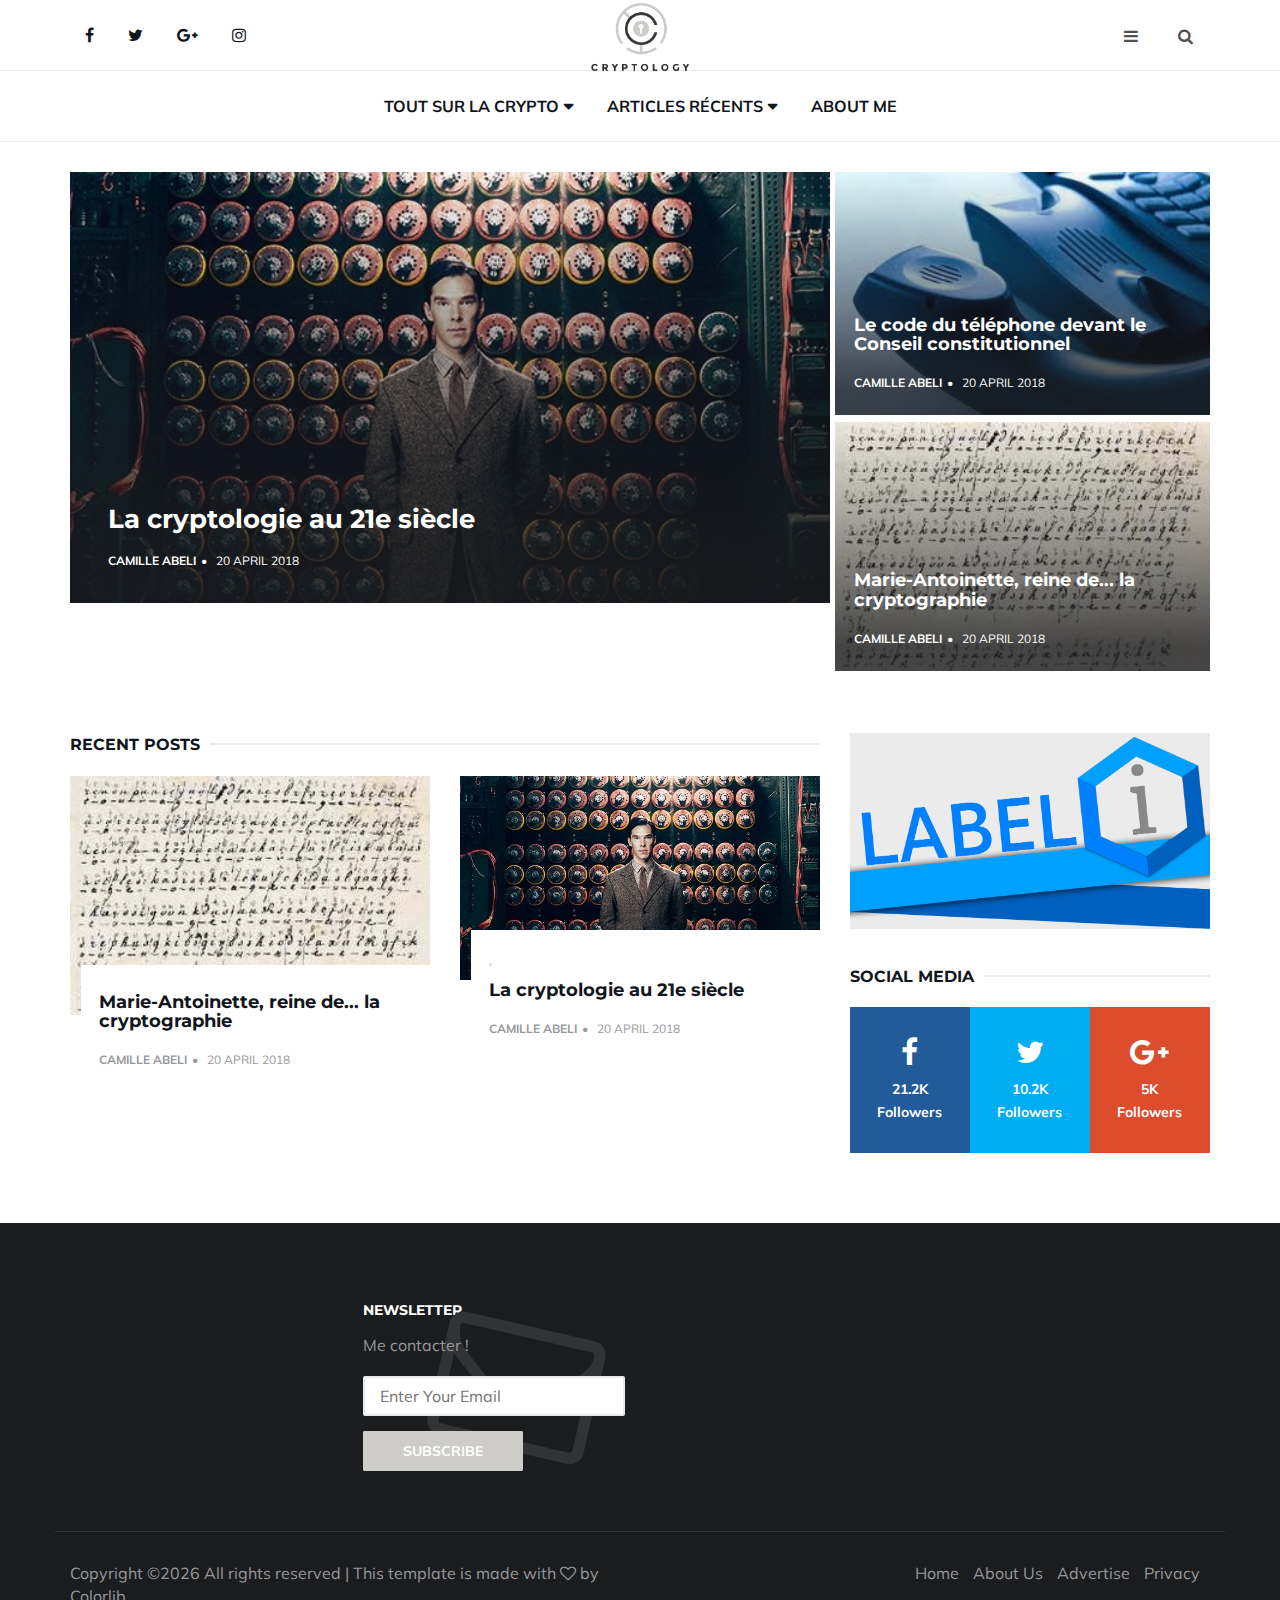
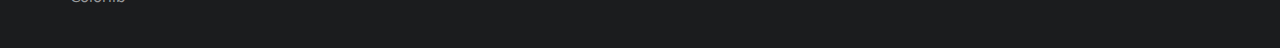
<file: index.html>
<!DOCTYPE html>
<html lang="en">

<head>
	<meta charset="utf-8">
	<meta http-equiv="X-UA-Compatible" content="IE=edge">
	<meta name="viewport" content="width=device-width, initial-scale=1">
	<!-- The above 3 meta tags *must* come first in the head; any other head content must come *after* these tags -->

	<title>La cryptologie simplement !</title>

	<!-- Google font -->
	<link href="https://fonts.googleapis.com/css?family=Montserrat:400,700%7CMuli:400,700" rel="stylesheet">

	<!-- Bootstrap -->
	<link type="text/css" rel="stylesheet" href="css/bootstrap.min.css" />

	<!-- Font Awesome Icon -->
	<link rel="stylesheet" href="css/font-awesome.min.css">

	<!-- Custom stlylesheet -->
	<link type="text/css" rel="stylesheet" href="css/style.css" />

	<!-- HTML5 shim and Respond.js for IE8 support of HTML5 elements and media queries -->
	<!-- WARNING: Respond.js doesn't work if you view the page via file:// -->
	<!--[if lt IE 9]>
		  <script src="https://oss.maxcdn.com/html5shiv/3.7.3/html5shiv.min.js"></script>
		  <script src="https://oss.maxcdn.com/respond/1.4.2/respond.min.js"></script>
		<![endif]-->

</head>

<body>
	<!-- HEADER -->
	<header id="header">
		<!-- NAV -->
		<div id="nav">
			<!-- Top Nav -->
			<div id="nav-top">
				<div class="container">
					<!-- social -->
					<ul class="nav-social">
						<li><a href="#"><i class="fa fa-facebook"></i></a></li>
						<li><a href="#"><i class="fa fa-twitter"></i></a></li>
						<li><a href="#"><i class="fa fa-google-plus"></i></a></li>
						<li><a href="#"><i class="fa fa-instagram"></i></a></li>
					</ul>
					<!-- /social -->

					<!-- logo -->
					<div class="nav-logo">
						<a href="index.html" class="logo"><img src="./img/logo.png" alt=""></a>
					</div>
					<!-- /logo -->

					<!-- search & aside toggle -->
					<div class="nav-btns">
						<button class="aside-btn"><i class="fa fa-bars"></i></button>
						<button class="search-btn"><i class="fa fa-search"></i></button>
						<div id="nav-search">
							<form>
								<input class="input" name="search" placeholder="Enter your search...">
							</form>
							<button class="nav-close search-close">
								<span></span>
							</button>
						</div>
					</div>
					<!-- /search & aside toggle -->
				</div>
			</div>
			<!-- /Top Nav -->

			<!-- Main Nav -->
			<div id="nav-bottom">
				<div class="container">
					<!-- nav -->
					<ul class="nav-menu">
						<li class="has-dropdown">
							<a href="index.html">Tout sur la crypto</a>
							<div class="dropdown">
								<div class="dropdown-body">
									<ul class="dropdown-list">
										<li><a href="#">Principes</a></li>
										<li><a href="Histoire.html">Histoire</a></li>
									</ul>
								</div>
							</div>
						</li>
						<li class="has-dropdown megamenu">
							<a href="#">Articles récents</a>
							<div class="dropdown tab-dropdown">
								<div class="row">
									<div class="col-md-2">
										<ul class="tab-nav">
											<li class="active"><a data-toggle="tab" href="#tab1">2015-2018</a></li>
											<li><a data-toggle="tab" href="#tab2"></a></li>
										</ul>
									</div>
									<div class="col-md-10">
										<div class="dropdown-body tab-content">
											<!-- tab1 -->
											<div id="tab1" class="tab-pane fade in active">
												<div class="row">
													<!-- post -->
													<div class="col-md-4">
														<div class="post post-sm">
															<a class="post-img" href="La_cryptologie_au_21eme_siecle.html"><img src="./img/post-7.jpg" alt=""></a>
															<div class="post-body">
																<div class="post-category">
																	<a href="#"></a>
																</div>
																<h3 class="post-title title-sm"><a href="La_cryptologie_au_21eme_siecle.html">La cryptologie au 21e siècle</a></h3>
																<ul class="post-meta">
																	<li><a href="author.html">Camille Abeli</a></li>
																	<li>20 April 2018</li>
																</ul>
															</div>
														</div>
													</div>
													<!-- /post -->

													<!-- post -->
													<div class="col-md-4">
														<div class="post post-sm">
															<a class="post-img" href="Le_code_du_telephone_devant_le_Conseil_constitutionnel.html"><img src="./img/telephone.jpeg" alt=""></a>
															<div class="post-body">
																<div class="post-category">
																	<a href="#"></a>
																</div>
																<h3 class="post-title title-sm"><a href="Le_code_du_telephone_devant_le_Conseil_constitutionnel.html">Le code du téléphone devant le Conseil constitutionnel</a></h3>
																<ul class="post-meta">
																	<li><a href="author.html">Camille Abeli</a></li>
																	<li>20 April 2018</li>
																</ul>
															</div>
														</div>
													</div>
													<!-- /post -->
												</div>
											</div>
											<!-- /tab1 -->

											<!-- tab2 -->
											<div id="tab2" class="tab-pane fade in">
												<div class="row">
													<!-- post -->
													<div class="col-md-4">
														<div class="post post-sm">
															<a class="post-img" href="Marie.html"><img src="./img/marie.jpg" alt=""></a>
															<div class="post-body">
																<div class="post-category">
																	<a href="#"></a>
																</div>
																<h3 class="post-title title-sm"><a href="Marie.html">Marie-Antoinette, reine de... la cryptographie</a></h3>
																<ul class="post-meta">
																	<li><a href="author.html">Camille Abeli</a></li>
																	<li>20 April 2018</li>
																</ul>
															</div>
														</div>
													</div>
													<!-- /post -->

													<!-- post -->
													<div class="col-md-4">
														<div class="post post-sm">
															<a class="post-img" href="blog-post.html"><img src="./img/telephone.jpeg" alt=""></a>
															<div class="post-body">
																<div class="post-category">
																	<a href="#"></a>
																	<a href="#"></a>
																</div>
																<h3 class="post-title title-sm"><a href="blog-post.html">Le code du téléphone devant le Conseil constitutionnel</a></h3>
																<ul class="post-meta">
																	<li><a href="author.html">Camille Abeli</a></li>
																	<li>20 April 2018</li>
																</ul>
															</div>
														</div>
													</div>
													<!-- /post -->

													<!-- post -->
													<div class="col-md-4">
														<div class="post post-sm">
															<a class="post-img" href="Histoire.html"><img src="./img/cryptologie.jpg" alt=""></a>
															<div class="post-body">
																<div class="post-category">
																	<a href="#"></a>
																</div>
																<h3 class="post-title title-sm"><a href="Histoire.html">Cryptologie, histoire de « l’écriture secrète »</a></h3>
																<ul class="post-meta">
																	<li><a href="author.html">Camille Abeli</a></li>
																	<li>20 April 2018</li>
																</ul>
															</div>
														</div>
													</div>
													<!-- /post -->
												</div>
											</div>
											<!-- /tab2 -->

											<!-- /tab3 tab4 .. -->
										</div>
									</div>
								</div>
							</div>
						</li>
						<li class="has-dropdown megamenu">
						<li><a href="about.html">About me</a></li>
					</ul>
					<!-- /nav -->
				</div>
			</div>
			<!-- /Main Nav -->

						<!-- Aside Nav -->
						<div id="nav-aside">
							<ul class="nav-aside-menu">
								<li><a href="index.html">Home</a></li>
								<li class="has-dropdown"><a>Tout sur la crypto</a>
									<ul class="dropdown">
										<li><a href="#">Principes</a></li>
										<li><a href="#">Histoire</a></li>
									</ul>
								</li>
								<li><a href="about.html">About Us</a></li>
								<li><a href="contact.html">Contacts</a></li>
								<li><a href="#">Advertise</a></li>
							</ul>
							<button class="nav-close nav-aside-close"><span></span></button>
						</div>
						<!-- /Aside Nav -->
		</div>
		<!-- /NAV -->
	</header>
	<!-- /HEADER -->

	<!-- SECTION -->
	<div class="section">
		<!-- container -->
		<div class="container">
			<!-- row -->
			<div id="hot-post" class="row hot-post">
				<div class="col-md-8 hot-post-left">
					<!-- post -->
					<div class="post post-thumb">
						<a class="post-img" href="La_cryptologie_au_21eme_siecle.html"><img src="./img/post-7.jpg" alt=""></a>
						<div class="post-body">
							<div class="post-category">
								<a href="#"></a>
							</div>
							<h3 class="post-title title-lg"><a href="La_cryptologie_au_21eme_siecle.html">La cryptologie au 21e siècle</a></h3>
							<ul class="post-meta">
								<li><a href="author.html">Camille Abeli</a></li>
								<li>20 April 2018</li>
							</ul>
						</div>
					</div>
					<!-- /post -->
				</div>
				<div class="col-md-4 hot-post-right">
					<!-- post -->
					<div class="post post-thumb">
						<a class="post-img" href="Le_code_du_telephone_devant_le_Conseil_constitutionnel.html"><img src="./img/telephone.jpeg" alt=""></a>
						<div class="post-body">
							<div class="post-category">
								<a href="#"></a>
							</div>
							<h3 class="post-title"><a href="Le_code_du_telephone_devant_le_Conseil_constitutionnel.html">Le code du téléphone devant le Conseil constitutionnel</a></h3>
							<ul class="post-meta">
								<li><a href="author.html">Camille Abeli</a></li>
								<li>20 April 2018</li>
							</ul>
						</div>
					</div>
					<!-- /post -->

					<!-- post -->
					<div class="post post-thumb">
						<a class="post-img" href="Marie.html"><img src="./img/marie.jpg" alt=""></a>
						<div class="post-body">
							<div class="pos
							t-category">
								<a href="#"></a>
								<a href="#"></a>
							</div>
							<h3 class="post-title"><a href="Marie.html">Marie-Antoinette, reine de... la cryptographie</a></h3>
							<ul class="post-meta">
								<li><a href="author.html">Camille Abeli</a></li>
								<li>20 April 2018</li>
							</ul>
						</div>
					</div>
					<!-- /post -->
				</div>
			</div>
			<!-- /row -->
		</div>
		<!-- /container -->
	</div>
	<!-- /SECTION -->

	<!-- SECTION -->
	<div class="section">
		<!-- container -->
		<div class="container">
			<!-- row -->
			<div class="row">
				<div class="col-md-8">
					<!-- row -->
					<div class="row">
						<div class="col-md-12">
							<div class="section-title">
								<h2 class="title">Recent posts</h2>
							</div>
						</div>

						<div class="clearfix visible-md visible-lg"></div>

						<!-- post -->
						<div class="col-md-6">
							<div class="post">
								<a class="post-img" href="Marie.html"><img src="./img/marie.jpg" alt=""></a>
								<div class="post-body">
									<div class="post-category">
										<a href="#"></a>
									</div>
									<h3 class="post-title"><a href="Marie.html">Marie-Antoinette, reine de... la cryptographie</a></h3>
									<ul class="post-meta">
										<li><a href="author.html">Camille Abeli</a></li>
										<li>20 April 2018</li>
									</ul>
								</div>
							</div>
						</div>
						<!-- /post -->

						<!-- post -->
						<div class="col-md-6">
							<div class="post">
								<a class="post-img" href="La_cryptologie_au_21eme_siecle.html"><img src="./img/post-7.jpg" alt=""></a>
								<div class="post-body">
									<div class="post-category">
										<a href="#"></a>
										<a href="#"></a>
									</div>
									<h3 class="post-title"><a href="La_cryptologie_au_21eme_siecle.html">La cryptologie au 21e siècle</a></h3>
									<ul class="post-meta">
										<li><a href="author.html">Camille Abeli</a></li>
										<li>20 April 2018</li>
									</ul>
								</div>
							</div>
						</div>
						<!-- /post -->
					</div>
					<!-- /row -->


					<!-- row -->
					<div class="row">
					</div>
					<!-- /row -->
				</div>
				<div class="col-md-4">
					<!-- ad widget-->
					<div class="aside-widget text-center">
						<a href="https://www.facebook.com/assoLabeli/" style="display: inline-block;margin: auto;">
							<img class="img-responsive" src="./img/ad-3.jpg" alt="">
						</a>
					</div>
					<!-- /ad widget -->

					<!-- social widget -->
					<div class="aside-widget">
						<div class="section-title">
							<h2 class="title">Social Media</h2>
						</div>
						<div class="social-widget">
							<ul>
								<li>
									<a href="#" class="social-facebook">
										<i class="fa fa-facebook"></i>
										<span>21.2K<br>Followers</span>
									</a>
								</li>
								<li>
									<a href="#" class="social-twitter">
										<i class="fa fa-twitter"></i>
										<span>10.2K<br>Followers</span>
									</a>
								</li>
								<li>
									<a href="#" class="social-google-plus">
										<i class="fa fa-google-plus"></i>
										<span>5K<br>Followers</span>
									</a>
								</li>
							</ul>
						</div>
					</div>
					<!-- /social widget -->

					</div>
					<!-- /post widget -->
				</div>
			</div>
			<!-- /row -->
		</div>
		<!-- /container -->
	</div>
	<!-- /SECTION -->

	<!-- FOOTER -->
	<footer id="footer">
		<!-- container -->
		<div class="container">
			<!-- row -->
			<div class="row">
				<div class="col-md-3">
					<div class="footer-widget">
					</div>
				</div>
				<div class="col-md-3">
					<div class="footer-widget">
						<h3 class="footer-title">Newsletter</h3>
						<div class="newsletter-widget">
							<form>
								<p>Me contacter !</p>
								<input class="input" name="newsletter" placeholder="Enter Your Email">
								<button class="primary-button">Subscribe</button>
							</form>
						</div>
					</div>
				</div>
			</div>
			<!-- /row -->

			<!-- row -->
			<div class="footer-bottom row">
				<div class="col-md-6 col-md-push-6">
					<ul class="footer-nav">
						<li><a href="index.html">Home</a></li>
						<li><a href="about.html">About Us</a></li>
						<li><a href="#">Advertise</a></li>
						<li><a href="#">Privacy</a></li>
					</ul>
				</div>
				<div class="col-md-6 col-md-pull-6">
					<div class="footer-copyright">
						<!-- Link back to Colorlib can't be removed. Template is licensed under CC BY 3.0. -->
Copyright &copy;<script>document.write(new Date().getFullYear());</script> All rights reserved | This template is made with <i class="fa fa-heart-o" aria-hidden="true"></i> by <a href="https://colorlib.com" target="_blank">Colorlib</a>
<!-- Link back to Colorlib can't be removed. Template is licensed under CC BY 3.0. -->
					</div>
				</div>
			</div>
			<!-- /row -->
		</div>
		<!-- /container -->
	</footer>
	<!-- /FOOTER -->

	<!-- jQuery Plugins -->
	<script src="js/jquery.min.js"></script>
	<script src="js/bootstrap.min.js"></script>
	<script src="js/jquery.stellar.min.js"></script>
	<script src="js/main.js"></script>

</body>

</html>
</file>
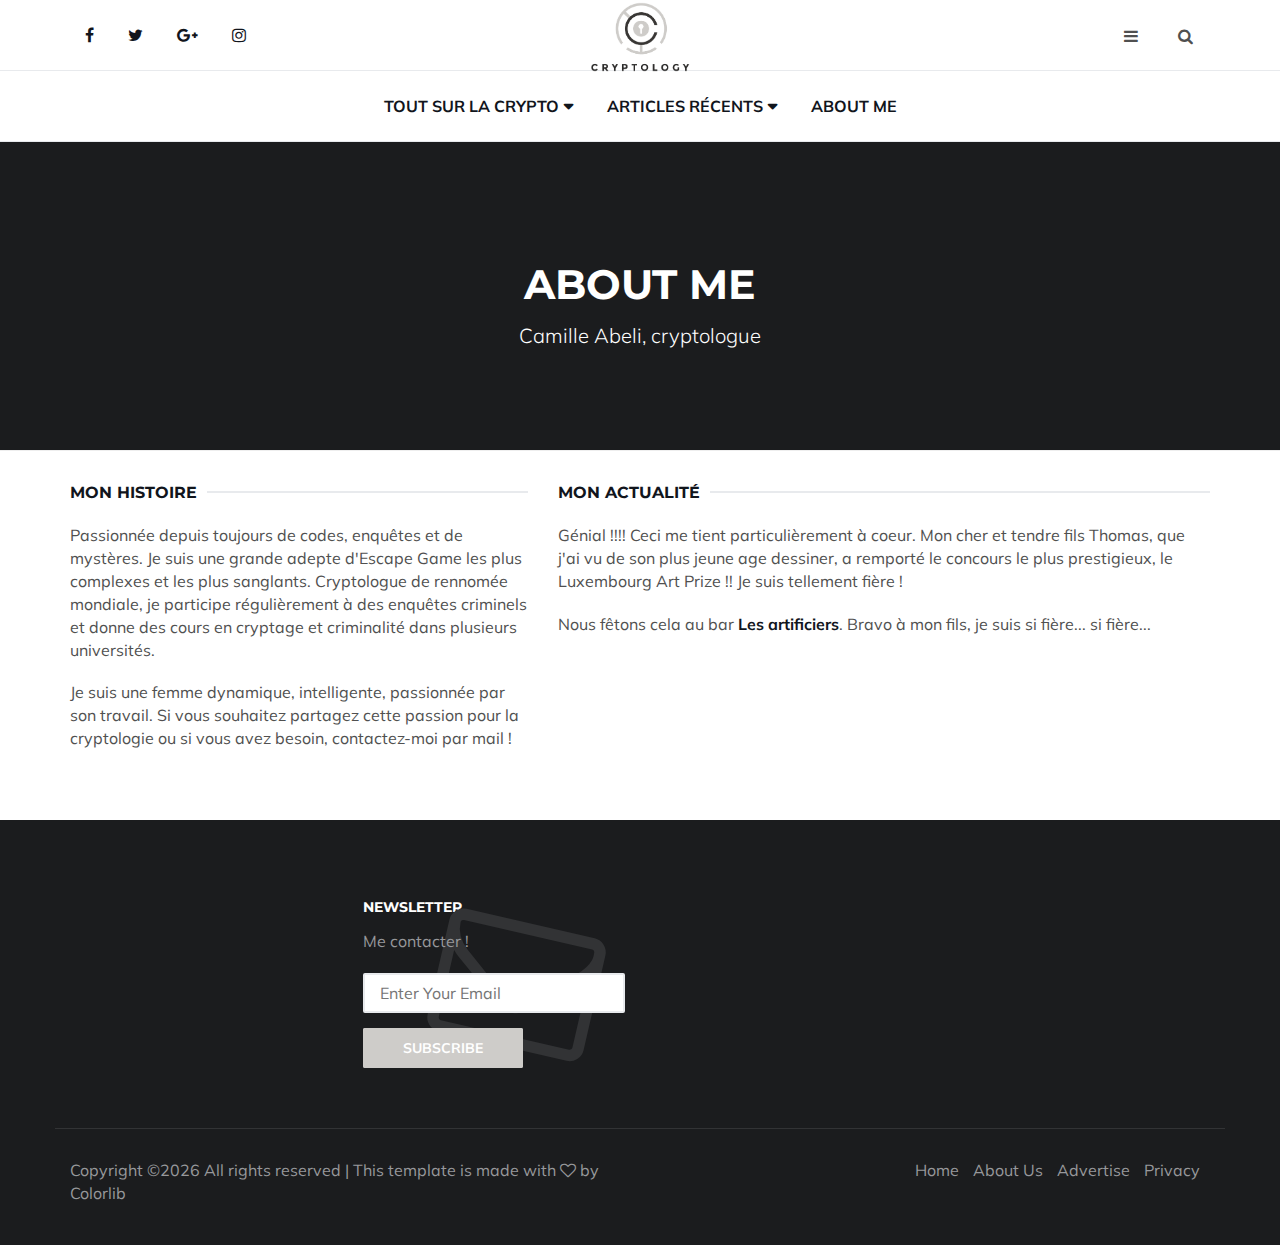
<file: about.html>
<!DOCTYPE html>
<html lang="en">

<head>
	<meta charset="utf-8">
	<meta http-equiv="X-UA-Compatible" content="IE=edge">
	<meta name="viewport" content="width=device-width, initial-scale=1">
	<!-- The above 3 meta tags *must* come first in the head; any other head content must come *after* these tags -->

	<title>Callie HTML Template</title>

	<!-- Google font -->
	<link href="https://fonts.googleapis.com/css?family=Montserrat:400,700%7CMuli:400,700" rel="stylesheet">

	<!-- Bootstrap -->
	<link type="text/css" rel="stylesheet" href="css/bootstrap.min.css" />

	<!-- Font Awesome Icon -->
	<link rel="stylesheet" href="css/font-awesome.min.css">

	<!-- Custom stlylesheet -->
	<link type="text/css" rel="stylesheet" href="css/style.css" />

	<!-- HTML5 shim and Respond.js for IE8 support of HTML5 elements and media queries -->
	<!-- WARNING: Respond.js doesn't work if you view the page via file:// -->
	<!--[if lt IE 9]>
		  <script src="https://oss.maxcdn.com/html5shiv/3.7.3/html5shiv.min.js"></script>
		  <script src="https://oss.maxcdn.com/respond/1.4.2/respond.min.js"></script>
		<![endif]-->

</head>

<body>
	<!-- HEADER -->
	<header id="header">
		<!-- NAV -->
		<div id="nav">
			<!-- Top Nav -->
			<div id="nav-top">
				<div class="container">
					<!-- social -->
					<ul class="nav-social">
						<li><a href="#"><i class="fa fa-facebook"></i></a></li>
						<li><a href="#"><i class="fa fa-twitter"></i></a></li>
						<li><a href="#"><i class="fa fa-google-plus"></i></a></li>
						<li><a href="#"><i class="fa fa-instagram"></i></a></li>
					</ul>
					<!-- /social -->

					<!-- logo -->
					<div class="nav-logo">
						<a href="index.html" class="logo"><img src="./img/logo.png" alt=""></a>
					</div>
					<!-- /logo -->

					<!-- search & aside toggle -->
					<div class="nav-btns">
						<button class="aside-btn"><i class="fa fa-bars"></i></button>
						<button class="search-btn"><i class="fa fa-search"></i></button>
						<div id="nav-search">
							<form>
								<input class="input" name="search" placeholder="Enter your search...">
							</form>
							<button class="nav-close search-close">
								<span></span>
							</button>
						</div>
					</div>
					<!-- /search & aside toggle -->
				</div>
			</div>
			<!-- /Top Nav -->

			<!-- Main Nav -->
			<div id="nav-bottom">
				<div class="container">
					<!-- nav -->
					<ul class="nav-menu">
						<li class="has-dropdown">
							<a href="index.html">Tout sur la crypto</a>
							<div class="dropdown">
								<div class="dropdown-body">
									<ul class="dropdown-list">
										<li><a href="#">Principes</a></li>
										<li><a href="Histoire.html">Histoire</a></li>
									</ul>
								</div>
							</div>
						</li>
						<li class="has-dropdown megamenu">
							<a href="#">Articles récents</a>
							<div class="dropdown tab-dropdown">
								<div class="row">
									<div class="col-md-2">
										<ul class="tab-nav">
											<li class="active"><a data-toggle="tab" href="#tab1">2015-2018</a></li>
											<li><a data-toggle="tab" href="#tab2"></a></li>
										</ul>
									</div>
									<div class="col-md-10">
										<div class="dropdown-body tab-content">
											<!-- tab1 -->
											<div id="tab1" class="tab-pane fade in active">
												<div class="row">
													<!-- post -->
													<div class="col-md-4">
														<div class="post post-sm">
															<a class="post-img" href="La_cryptologie_au_21eme_siecle.html"><img src="./img/post-7.jpg" alt=""></a>
															<div class="post-body">
																<div class="post-category">
																	<a href="#"></a>
																</div>
																<h3 class="post-title title-sm"><a href="La_cryptologie_au_21eme_siecle.html">La cryptologie au 21e siècle</a></h3>
																<ul class="post-meta">
																	<li><a href="author.html">Camille Abeli</a></li>
																	<li>20 April 2018</li>
																</ul>
															</div>
														</div>
													</div>
													<!-- /post -->

													<!-- post -->
													<div class="col-md-4">
														<div class="post post-sm">
															<a class="post-img" href="Le_code_du_telephone_devant_le_Conseil_constitutionnel.html"><img src="./img/telephone.jpeg" alt=""></a>
															<div class="post-body">
																<div class="post-category">
																	<a href="#"></a>
																</div>
																<h3 class="post-title title-sm"><a href="Le_code_du_telephone_devant_le_Conseil_constitutionnel.html">Le code du téléphone devant le Conseil constitutionnel</a></h3>
																<ul class="post-meta">
																	<li><a href="author.html">Camille Abeli</a></li>
																	<li>20 April 2018</li>
																</ul>
															</div>
														</div>
													</div>
													<!-- /post -->
												</div>
											</div>
											<!-- /tab1 -->

											<!-- tab2 -->
											<div id="tab2" class="tab-pane fade in">
												<div class="row">
													<!-- post -->
													<div class="col-md-4">
														<div class="post post-sm">
															<a class="post-img" href="Marie.html"><img src="./img/marie.jpg" alt=""></a>
															<div class="post-body">
																<div class="post-category">
																	<a href="#"></a>
																</div>
																<h3 class="post-title title-sm"><a href="Marie.html">Marie-Antoinette, reine de... la cryptographie</a></h3>
																<ul class="post-meta">
																	<li><a href="author.html">Camille Abeli</a></li>
																	<li>20 April 2018</li>
																</ul>
															</div>
														</div>
													</div>
													<!-- /post -->

													<!-- post -->
													<div class="col-md-4">
														<div class="post post-sm">
															<a class="post-img" href="blog-post.html"><img src="./img/telephone.jpeg" alt=""></a>
															<div class="post-body">
																<div class="post-category">
																	<a href="#"></a>
																	<a href="#"></a>
																</div>
																<h3 class="post-title title-sm"><a href="blog-post.html">Le code du téléphone devant le Conseil constitutionnel</a></h3>
																<ul class="post-meta">
																	<li><a href="author.html">Camille Abeli</a></li>
																	<li>20 April 2018</li>
																</ul>
															</div>
														</div>
													</div>
													<!-- /post -->

													<!-- post -->
													<div class="col-md-4">
														<div class="post post-sm">
															<a class="post-img" href="Histoire.html"><img src="./img/cryptologie.jpg" alt=""></a>
															<div class="post-body">
																<div class="post-category">
																	<a href="#"></a>
																</div>
																<h3 class="post-title title-sm"><a href="Histoire.html">Cryptologie, histoire de « l’écriture secrète »</a></h3>
																<ul class="post-meta">
																	<li><a href="author.html">Camille Abeli</a></li>
																	<li>20 April 2018</li>
																</ul>
															</div>
														</div>
													</div>
													<!-- /post -->
												</div>
											</div>
											<!-- /tab2 -->

											<!-- /tab3 tab4 .. -->
										</div>
									</div>
								</div>
							</div>
						</li>
						<li class="has-dropdown megamenu">
						<li><a href="about.html">About me</a></li>
					</ul>
					<!-- /nav -->
				</div>
			</div>
			<!-- /Main Nav -->

						<!-- Aside Nav -->
						<div id="nav-aside">
							<ul class="nav-aside-menu">
								<li><a href="index.html">Home</a></li>
								<li class="has-dropdown"><a>Tout sur la crypto</a>
									<ul class="dropdown">
										<li><a href="#">Principes</a></li>
										<li><a href="#">Histoire</a></li>
									</ul>
								</li>
								<li><a href="about.html">About Us</a></li>
								<li><a href="contact.html">Contacts</a></li>
								<li><a href="#">Advertise</a></li>
							</ul>
							<button class="nav-close nav-aside-close"><span></span></button>
						</div>
						<!-- /Aside Nav -->
		</div>
		<!-- /NAV -->
	</header>
	<!-- /HEADER -->

		<!-- PAGE HEADER -->
		<div class="page-header">
			<div class="container">
				<div class="row">
					<div class="col-md-offset-1 col-md-10 text-center">
						<h1 class="text-uppercase">About me</h1>
						<p class="lead">Camille Abeli, cryptologue</p>
					</div>
				</div>
			</div>
		</div>
		<!-- /PAGE HEADER -->
	</header>
	<!-- /HEADER -->

	<!-- SECTION -->
	<div class="section">
		<!-- container -->
		<div class="container">
			<!-- row -->
			<div class="row">
				<div class="col-md-5">
					<div class="section-row">
						<div class="section-title">
							<h2 class="title">Mon histoire</h2>
						</div>
						<p>Passionnée depuis toujours de codes, enquêtes et de mystères. Je suis une grande adepte d'Escape Game les plus complexes et les plus sanglants. Cryptologue de rennomée mondiale, je participe régulièrement à des enquêtes criminels et donne des cours en cryptage et criminalité dans plusieurs universités.</p>
						<p>Je suis une femme dynamique, intelligente, passionnée par son travail. Si vous souhaitez partagez cette passion pour la cryptologie ou si vous avez besoin, contactez-moi par mail !</p>
					</div>
				</div>
				<div class="col-md-7">
					<div class="section-row">
						<div class="section-title">
							<h2 class="title">Mon actualité</h2>
						</div>
						<p>Génial !!!! Ceci me tient particulièrement à coeur. Mon cher et tendre fils Thomas, que j'ai vu de son plus jeune age dessiner, a remporté le concours le plus prestigieux, le Luxembourg Art Prize !! Je suis tellement fière !</p>
						<p>Nous fêtons cela au bar <a href="Les_artificiers.html"><strong> Les artificiers</strong></a>. Bravo à mon fils, je suis si fière... si fière...</p>
					</div>
				</div>
			</div>
			<!-- /row -->
		</div>
		<!-- /container -->
	</div>
	<!-- /SECTION -->

		<!-- FOOTER -->
		<footer id="footer">
			<!-- container -->
			<div class="container">
				<!-- row -->
				<div class="row">
					<div class="col-md-3">
						<div class="footer-widget">
						</div>
					</div>
					<div class="col-md-3">
						<div class="footer-widget">
							<h3 class="footer-title">Newsletter</h3>
							<div class="newsletter-widget">
								<form>
									<p>Me contacter !</p>
									<input class="input" name="newsletter" placeholder="Enter Your Email">
									<button class="primary-button">Subscribe</button>
								</form>
							</div>
						</div>
					</div>
				</div>
				<!-- /row -->

				<!-- row -->
				<div class="footer-bottom row">
					<div class="col-md-6 col-md-push-6">
						<ul class="footer-nav">
							<li><a href="index.html">Home</a></li>
							<li><a href="about.html">About Us</a></li>
							<li><a href="#">Advertise</a></li>
							<li><a href="#">Privacy</a></li>
						</ul>
					</div>
					<div class="col-md-6 col-md-pull-6">
						<div class="footer-copyright">
							<!-- Link back to Colorlib can't be removed. Template is licensed under CC BY 3.0. -->
	Copyright &copy;<script>document.write(new Date().getFullYear());</script> All rights reserved | This template is made with <i class="fa fa-heart-o" aria-hidden="true"></i> by <a href="https://colorlib.com" target="_blank">Colorlib</a>
	<!-- Link back to Colorlib can't be removed. Template is licensed under CC BY 3.0. -->
						</div>
					</div>
				</div>
				<!-- /row -->
			</div>
			<!-- /container -->
		</footer>
		<!-- /FOOTER -->

	<!-- jQuery Plugins -->
	<script src="js/jquery.min.js"></script>
	<script src="js/bootstrap.min.js"></script>
	<script src="js/jquery.stellar.min.js"></script>
	<script src="js/main.js"></script>

</body>

</html>
</file>
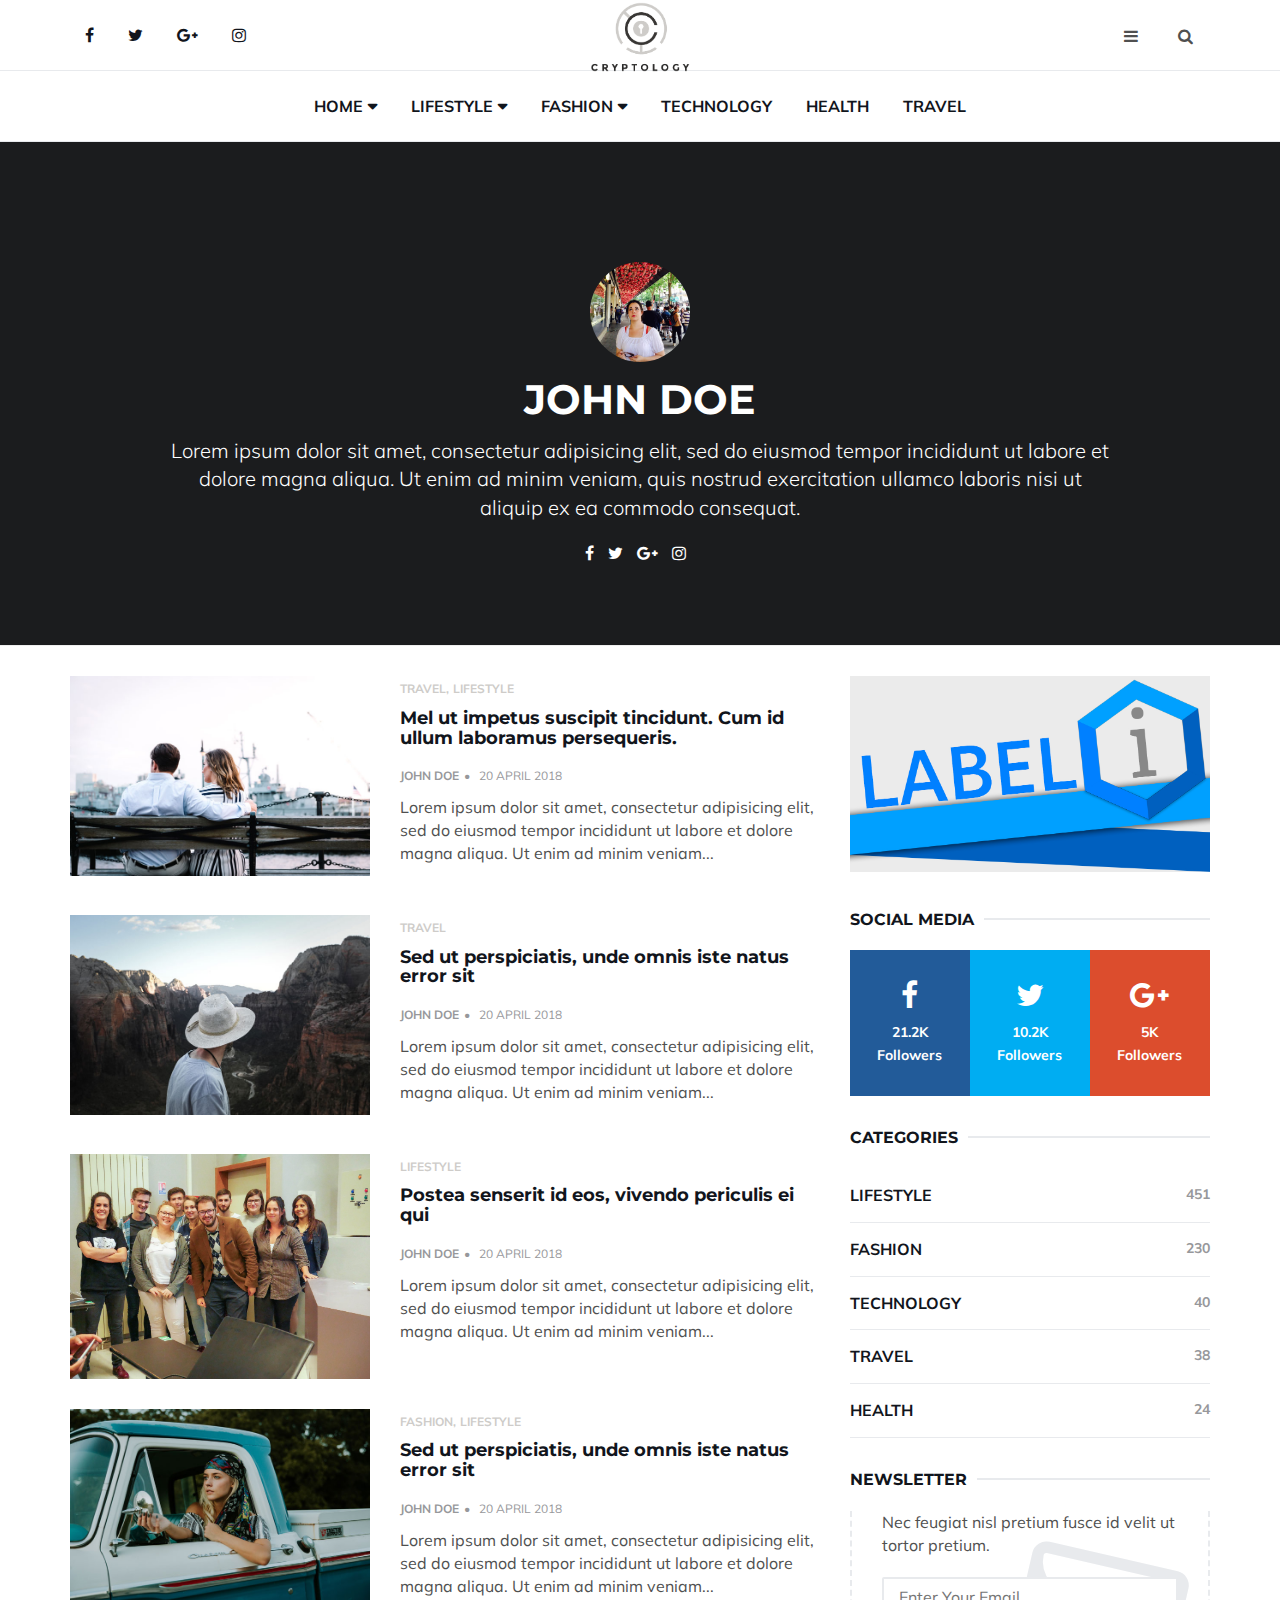
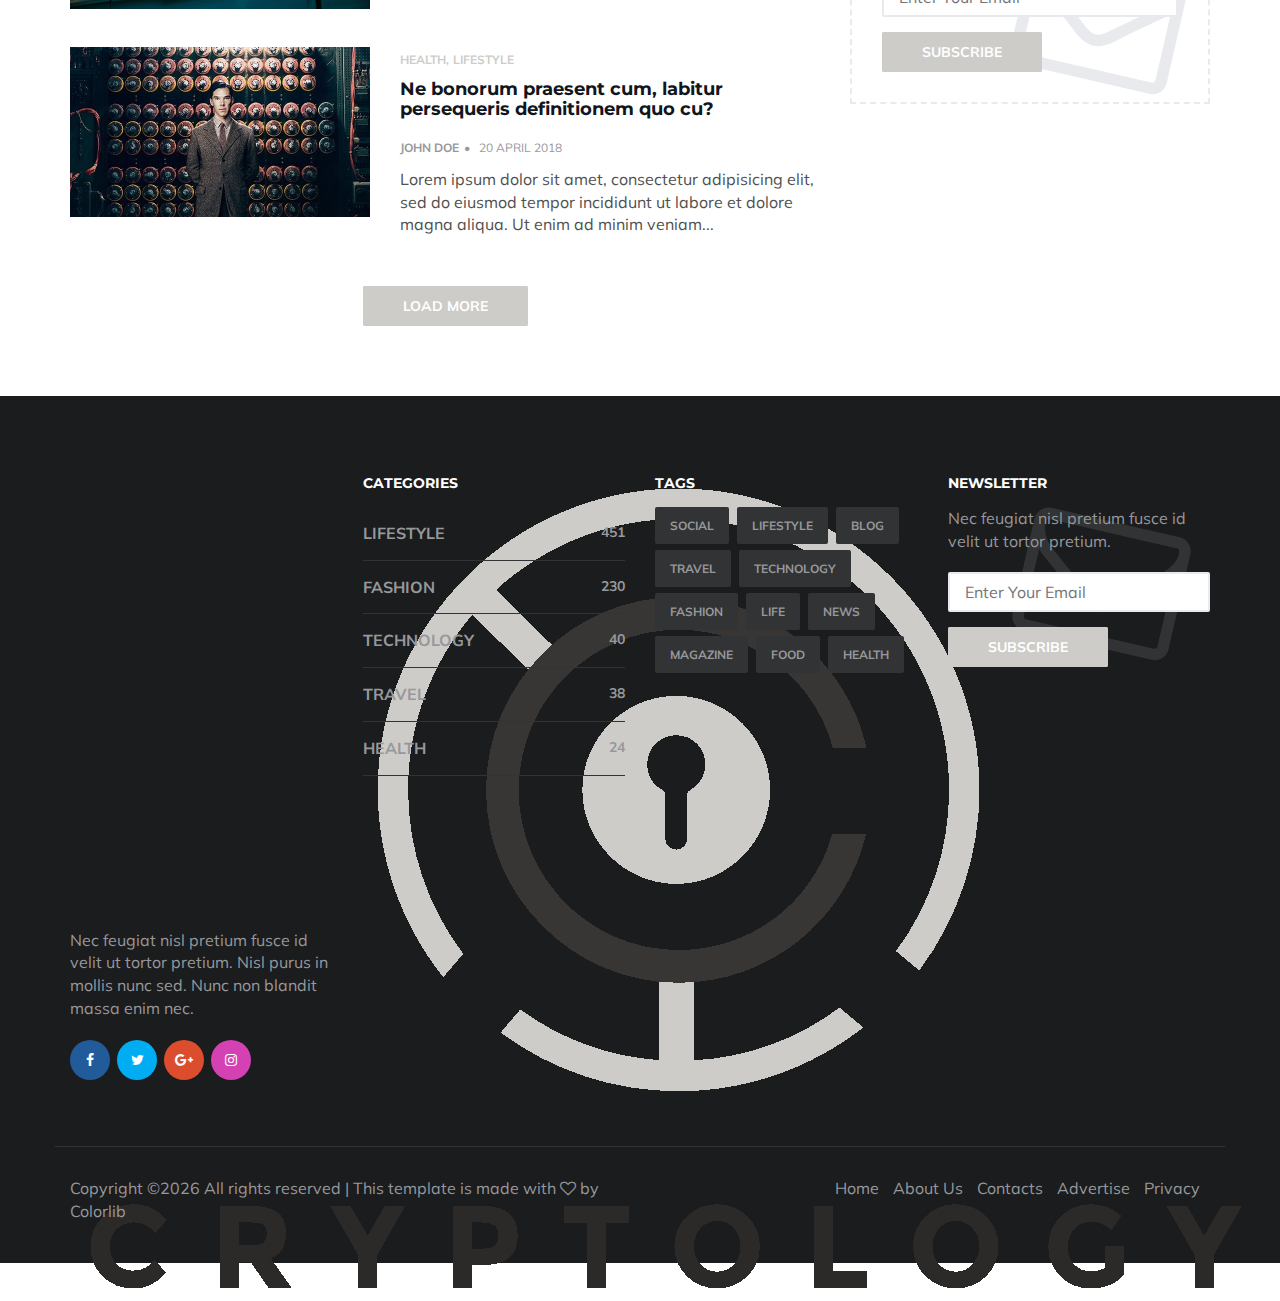
<file: author.html>
<!DOCTYPE html>
<html lang="en">

<head>
	<meta charset="utf-8">
	<meta http-equiv="X-UA-Compatible" content="IE=edge">
	<meta name="viewport" content="width=device-width, initial-scale=1">
	<!-- The above 3 meta tags *must* come first in the head; any other head content must come *after* these tags -->

	<title>Callie HTML Template</title>

	<!-- Google font -->
	<link href="https://fonts.googleapis.com/css?family=Montserrat:400,700%7CMuli:400,700" rel="stylesheet">

	<!-- Bootstrap -->
	<link type="text/css" rel="stylesheet" href="css/bootstrap.min.css" />

	<!-- Font Awesome Icon -->
	<link rel="stylesheet" href="css/font-awesome.min.css">

	<!-- Custom stlylesheet -->
	<link type="text/css" rel="stylesheet" href="css/style.css" />

	<!-- HTML5 shim and Respond.js for IE8 support of HTML5 elements and media queries -->
	<!-- WARNING: Respond.js doesn't work if you view the page via file:// -->
	<!--[if lt IE 9]>
		  <script src="https://oss.maxcdn.com/html5shiv/3.7.3/html5shiv.min.js"></script>
		  <script src="https://oss.maxcdn.com/respond/1.4.2/respond.min.js"></script>
		<![endif]-->

</head>

<body>
	<!-- HEADER -->
	<header id="header">
		<!-- NAV -->
		<div id="nav">
			<!-- Top Nav -->
			<div id="nav-top">
				<div class="container">
					<!-- social -->
					<ul class="nav-social">
						<li><a href="#"><i class="fa fa-facebook"></i></a></li>
						<li><a href="#"><i class="fa fa-twitter"></i></a></li>
						<li><a href="#"><i class="fa fa-google-plus"></i></a></li>
						<li><a href="#"><i class="fa fa-instagram"></i></a></li>
					</ul>
					<!-- /social -->

					<!-- logo -->
					<div class="nav-logo">
						<a href="index.html" class="logo"><img src="./img/logo.png" alt=""></a>
					</div>
					<!-- /logo -->

					<!-- search & aside toggle -->
					<div class="nav-btns">
						<button class="aside-btn"><i class="fa fa-bars"></i></button>
						<button class="search-btn"><i class="fa fa-search"></i></button>
						<div id="nav-search">
							<form>
								<input class="input" name="search" placeholder="Enter your search...">
							</form>
							<button class="nav-close search-close">
								<span></span>
							</button>
						</div>
					</div>
					<!-- /search & aside toggle -->
				</div>
			</div>
			<!-- /Top Nav -->

			<!-- Main Nav -->
			<div id="nav-bottom">
				<div class="container">
					<!-- nav -->
					<ul class="nav-menu">
						<li class="has-dropdown">
							<a href="index.html">Home</a>
							<div class="dropdown">
								<div class="dropdown-body">
									<ul class="dropdown-list">
										<li><a href="category.html">Category page</a></li>
										<li><a href="blog-post.html">Post page</a></li>
										<li><a href="author.html">Author page</a></li>
										<li><a href="about.html">About Us</a></li>
										<li><a href="contact.html">Contacts</a></li>
										<li><a href="blank.html">Regular</a></li>
									</ul>
								</div>
							</div>
						</li>
						<li class="has-dropdown megamenu">
							<a href="#">Lifestyle</a>
							<div class="dropdown tab-dropdown">
								<div class="row">
									<div class="col-md-2">
										<ul class="tab-nav">
											<li class="active"><a data-toggle="tab" href="#tab1">Lifestyle</a></li>
											<li><a data-toggle="tab" href="#tab2">Fashion</a></li>
											<li><a data-toggle="tab" href="#tab1">Health</a></li>
											<li><a data-toggle="tab" href="#tab2">Travel</a></li>
										</ul>
									</div>
									<div class="col-md-10">
										<div class="dropdown-body tab-content">
											<!-- tab1 -->
											<div id="tab1" class="tab-pane fade in active">
												<div class="row">
													<!-- post -->
													<div class="col-md-4">
														<div class="post post-sm">
															<a class="post-img" href="blog-post.html"><img src="./img/post-10.jpg" alt=""></a>
															<div class="post-body">
																<div class="post-category">
																	<a href="category.html">Travel</a>
																</div>
																<h3 class="post-title title-sm"><a href="blog-post.html">Sed ut perspiciatis, unde omnis iste natus error sit</a></h3>
																<ul class="post-meta">
																	<li><a href="author.html">John Doe</a></li>
																	<li>20 April 2018</li>
																</ul>
															</div>
														</div>
													</div>
													<!-- /post -->

													<!-- post -->
													<div class="col-md-4">
														<div class="post post-sm">
															<a class="post-img" href="blog-post.html"><img src="./img/post-13.jpg" alt=""></a>
															<div class="post-body">
																<div class="post-category">
																	<a href="category.html">Travel</a>
																	<a href="category.html">Lifestyle</a>
																</div>
																<h3 class="post-title title-sm"><a href="blog-post.html">Mel ut impetus suscipit tincidunt. Cum id ullum laboramus persequeris.</a></h3>
																<ul class="post-meta">
																	<li><a href="author.html">John Doe</a></li>
																	<li>20 April 2018</li>
																</ul>
															</div>
														</div>
													</div>
													<!-- /post -->

													<!-- post -->
													<div class="col-md-4">
														<div class="post post-sm">
															<a class="post-img" href="blog-post.html"><img src="./img/post-12.jpg" alt=""></a>
															<div class="post-body">
																<div class="post-category">
																	<a href="category.html">Lifestyle</a>
																</div>
																<h3 class="post-title title-sm"><a href="blog-post.html">Mel ut impetus suscipit tincidunt. Cum id ullum laboramus persequeris.</a></h3>
																<ul class="post-meta">
																	<li><a href="author.html">John Doe</a></li>
																	<li>20 April 2018</li>
																</ul>
															</div>
														</div>
													</div>
													<!-- /post -->
												</div>
											</div>
											<!-- /tab1 -->

											<!-- tab2 -->
											<div id="tab2" class="tab-pane fade in">
												<div class="row">
													<!-- post -->
													<div class="col-md-4">
														<div class="post post-sm">
															<a class="post-img" href="blog-post.html"><img src="./img/post-5.jpg" alt=""></a>
															<div class="post-body">
																<div class="post-category">
																	<a href="category.html">Lifestyle</a>
																</div>
																<h3 class="post-title title-sm"><a href="blog-post.html">Postea senserit id eos, vivendo periculis ei qui</a></h3>
																<ul class="post-meta">
																	<li><a href="author.html">John Doe</a></li>
																	<li>20 April 2018</li>
																</ul>
															</div>
														</div>
													</div>
													<!-- /post -->

													<!-- post -->
													<div class="col-md-4">
														<div class="post post-sm">
															<a class="post-img" href="blog-post.html"><img src="./img/post-8.jpg" alt=""></a>
															<div class="post-body">
																<div class="post-category">
																	<a href="category.html">Fashion</a>
																	<a href="category.html">Lifestyle</a>
																</div>
																<h3 class="post-title title-sm"><a href="blog-post.html">Sed ut perspiciatis, unde omnis iste natus error sit</a></h3>
																<ul class="post-meta">
																	<li><a href="author.html">John Doe</a></li>
																	<li>20 April 2018</li>
																</ul>
															</div>
														</div>
													</div>
													<!-- /post -->

													<!-- post -->
													<div class="col-md-4">
														<div class="post post-sm">
															<a class="post-img" href="blog-post.html"><img src="./img/post-9.jpg" alt=""></a>
															<div class="post-body">
																<div class="post-category">
																	<a href="category.html">Lifestyle</a>
																</div>
																<h3 class="post-title title-sm"><a href="blog-post.html">Mel ut impetus suscipit tincidunt. Cum id ullum laboramus persequeris.</a></h3>
																<ul class="post-meta">
																	<li><a href="author.html">John Doe</a></li>
																	<li>20 April 2018</li>
																</ul>
															</div>
														</div>
													</div>
													<!-- /post -->
												</div>
											</div>
											<!-- /tab2 -->

											<!-- /tab3 tab4 .. -->
										</div>
									</div>
								</div>
							</div>
						</li>
						<li class="has-dropdown megamenu">
							<a href="#">Fashion</a>
							<div class="dropdown">
								<div class="dropdown-body">
									<div class="row">
										<div class="col-md-3">
											<h4 class="dropdown-heading">Categories</h4>
											<ul class="dropdown-list">
												<li><a href="#">Lifestyle</a></li>
												<li><a href="#">Fashion</a></li>
												<li><a href="#">Technology</a></li>
												<li><a href="#">Health</a></li>
												<li><a href="#">Travel</a></li>
											</ul>
										</div>
										<div class="col-md-3">
											<h4 class="dropdown-heading">Lifestyle</h4>
											<ul class="dropdown-list">
												<li><a href="#">Lifestyle</a></li>
												<li><a href="#">Fashion</a></li>
												<li><a href="#">Health</a></li>
											</ul>
											<h4 class="dropdown-heading">Technology</h4>
											<ul class="dropdown-list">
												<li><a href="#">Lifestyle</a></li>
												<li><a href="#">Travel</a></li>
											</ul>
										</div>
										<div class="col-md-3">
											<h4 class="dropdown-heading">Fashion</h4>
											<ul class="dropdown-list">
												<li><a href="#">Fashion</a></li>
												<li><a href="#">Technology</a></li>
											</ul>
											<h4 class="dropdown-heading">Travel</h4>
											<ul class="dropdown-list">
												<li><a href="#">Lifestyle</a></li>
												<li><a href="#">Healtth</a></li>
												<li><a href="#">Fashion</a></li>
											</ul>
										</div>
										<div class="col-md-3">
											<h4 class="dropdown-heading">Health</h4>
											<ul class="dropdown-list">
												<li><a href="#">Technology</a></li>
												<li><a href="#">Fashion</a></li>
												<li><a href="#">Health</a></li>
												<li><a href="#">Travel</a></li>
											</ul>
										</div>
									</div>
								</div>
							</div>
						</li>
						<li><a href="#">Technology</a></li>
						<li><a href="#">Health</a></li>
						<li><a href="#">Travel</a></li>
					</ul>
					<!-- /nav -->
				</div>
			</div>
			<!-- /Main Nav -->

			<!-- Aside Nav -->
			<div id="nav-aside">
				<ul class="nav-aside-menu">
					<li><a href="index.html">Home</a></li>
					<li class="has-dropdown"><a>Categories</a>
						<ul class="dropdown">
							<li><a href="#">Lifestyle</a></li>
							<li><a href="#">Fashion</a></li>
							<li><a href="#">Technology</a></li>
							<li><a href="#">Travel</a></li>
							<li><a href="#">Health</a></li>
						</ul>
					</li>
					<li><a href="about.html">About Us</a></li>
					<li><a href="contact.html">Contacts</a></li>
					<li><a href="#">Advertise</a></li>
				</ul>
				<button class="nav-close nav-aside-close"><span></span></button>
			</div>
			<!-- /Aside Nav -->
		</div>
		<!-- /NAV -->

		<!-- PAGE HEADER -->
		<div class="page-header">
			<div class="container">
				<div class="row">
					<div class="col-md-offset-1 col-md-10 text-center">
						<div class="author">
							<img class="author-img center-block" src="./img/avatar-1.jpg" alt="">
							<h1 class="text-uppercase">John Doe</h1>
							<p class="lead">Lorem ipsum dolor sit amet, consectetur adipisicing elit, sed do eiusmod tempor incididunt ut labore et dolore magna aliqua. Ut enim ad minim veniam, quis nostrud exercitation ullamco laboris nisi ut aliquip ex ea commodo consequat.</p>
							<ul class="author-social">
								<li><a href="#"><i class="fa fa-facebook"></i></a></li>
								<li><a href="#"><i class="fa fa-twitter"></i></a></li>
								<li><a href="#"><i class="fa fa-google-plus"></i></a></li>
								<li><a href="#"><i class="fa fa-instagram"></i></a></li>
							</ul>
						</div>
					</div>
				</div>
			</div>
		</div>
		<!-- /PAGE HEADER -->
	</header>
	<!-- /HEADER -->

	<!-- SECTION -->
	<div class="section">
		<!-- container -->
		<div class="container">
			<!-- row -->
			<div class="row">
				<div class="col-md-8">
					<!-- post -->
					<div class="post post-row">
						<a class="post-img" href="blog-post.html"><img src="./img/post-13.jpg" alt=""></a>
						<div class="post-body">
							<div class="post-category">
								<a href="category.html">Travel</a>
								<a href="category.html">Lifestyle</a>
							</div>
							<h3 class="post-title"><a href="blog-post.html">Mel ut impetus suscipit tincidunt. Cum id ullum laboramus persequeris.</a></h3>
							<ul class="post-meta">
								<li><a href="author.html">John Doe</a></li>
								<li>20 April 2018</li>
							</ul>
							<p>Lorem ipsum dolor sit amet, consectetur adipisicing elit, sed do eiusmod tempor incididunt ut labore et dolore magna aliqua. Ut enim ad minim veniam...</p>
						</div>
					</div>
					<!-- /post -->

					<!-- post -->
					<div class="post post-row">
						<a class="post-img" href="blog-post.html"><img src="./img/post-1.jpg" alt=""></a>
						<div class="post-body">
							<div class="post-category">
								<a href="category.html">Travel</a>
							</div>
							<h3 class="post-title"><a href="blog-post.html">Sed ut perspiciatis, unde omnis iste natus error sit</a></h3>
							<ul class="post-meta">
								<li><a href="author.html">John Doe</a></li>
								<li>20 April 2018</li>
							</ul>
							<p>Lorem ipsum dolor sit amet, consectetur adipisicing elit, sed do eiusmod tempor incididunt ut labore et dolore magna aliqua. Ut enim ad minim veniam...</p>
						</div>
					</div>
					<!-- /post -->

					<!-- post -->
					<div class="post post-row">
						<a class="post-img" href="blog-post.html"><img src="./img/post-5.jpg" alt=""></a>
						<div class="post-body">
							<div class="post-category">
								<a href="category.html">Lifestyle</a>
							</div>
							<h3 class="post-title"><a href="blog-post.html">Postea senserit id eos, vivendo periculis ei qui</a></h3>
							<ul class="post-meta">
								<li><a href="author.html">John Doe</a></li>
								<li>20 April 2018</li>
							</ul>
							<p>Lorem ipsum dolor sit amet, consectetur adipisicing elit, sed do eiusmod tempor incididunt ut labore et dolore magna aliqua. Ut enim ad minim veniam...</p>
						</div>
					</div>
					<!-- /post -->

					<!-- post -->
					<div class="post post-row">
						<a class="post-img" href="blog-post.html"><img src="./img/post-6.jpg" alt=""></a>
						<div class="post-body">
							<div class="post-category">
								<a href="category.html">Fashion</a>
								<a href="category.html">Lifestyle</a>
							</div>
							<h3 class="post-title"><a href="blog-post.html">Sed ut perspiciatis, unde omnis iste natus error sit</a></h3>
							<ul class="post-meta">
								<li><a href="author.html">John Doe</a></li>
								<li>20 April 2018</li>
							</ul>
							<p>Lorem ipsum dolor sit amet, consectetur adipisicing elit, sed do eiusmod tempor incididunt ut labore et dolore magna aliqua. Ut enim ad minim veniam...</p>
						</div>
					</div>
					<!-- /post -->

					<!-- post -->
					<div class="post post-row">
						<a class="post-img" href="blog-post.html"><img src="./img/post-7.jpg" alt=""></a>
						<div class="post-body">
							<div class="post-category">
								<a href="category.html">Health</a>
								<a href="category.html">Lifestyle</a>
							</div>
							<h3 class="post-title"><a href="blog-post.html">Ne bonorum praesent cum, labitur persequeris definitionem quo cu?</a></h3>
							<ul class="post-meta">
								<li><a href="author.html">John Doe</a></li>
								<li>20 April 2018</li>
							</ul>
							<p>Lorem ipsum dolor sit amet, consectetur adipisicing elit, sed do eiusmod tempor incididunt ut labore et dolore magna aliqua. Ut enim ad minim veniam...</p>
						</div>
					</div>
					<!-- /post -->

					<div class="section-row loadmore text-center">
						<a href="#" class="primary-button">Load More</a>
					</div>
				</div>

				<div class="col-md-4">
					<!-- ad widget-->
					<div class="aside-widget text-center">
						<a href="#" style="display: inline-block;margin: auto;">
							<img class="img-responsive" src="./img/ad-3.jpg" alt="">
						</a>
					</div>
					<!-- /ad widget -->

					<!-- social widget -->
					<div class="aside-widget">
						<div class="section-title">
							<h2 class="title">Social Media</h2>
						</div>
						<div class="social-widget">
							<ul>
								<li>
									<a href="#" class="social-facebook">
										<i class="fa fa-facebook"></i>
										<span>21.2K<br>Followers</span>
									</a>
								</li>
								<li>
									<a href="#" class="social-twitter">
										<i class="fa fa-twitter"></i>
										<span>10.2K<br>Followers</span>
									</a>
								</li>
								<li>
									<a href="#" class="social-google-plus">
										<i class="fa fa-google-plus"></i>
										<span>5K<br>Followers</span>
									</a>
								</li>
							</ul>
						</div>
					</div>
					<!-- /social widget -->

					<!-- category widget -->
					<div class="aside-widget">
						<div class="section-title">
							<h2 class="title">Categories</h2>
						</div>
						<div class="category-widget">
							<ul>
								<li><a href="#">Lifestyle <span>451</span></a></li>
								<li><a href="#">Fashion <span>230</span></a></li>
								<li><a href="#">Technology <span>40</span></a></li>
								<li><a href="#">Travel <span>38</span></a></li>
								<li><a href="#">Health <span>24</span></a></li>
							</ul>
						</div>
					</div>
					<!-- /category widget -->

					<!-- newsletter widget -->
					<div class="aside-widget">
						<div class="section-title">
							<h2 class="title">Newsletter</h2>
						</div>
						<div class="newsletter-widget">
							<form>
								<p>Nec feugiat nisl pretium fusce id velit ut tortor pretium.</p>
								<input class="input" name="newsletter" placeholder="Enter Your Email">
								<button class="primary-button">Subscribe</button>
							</form>
						</div>
					</div>
					<!-- /newsletter widget -->
				</div>
			</div>
			<!-- /row -->
		</div>
		<!-- /container -->
	</div>
	<!-- /SECTION -->

	<!-- FOOTER -->
	<footer id="footer">
		<!-- container -->
		<div class="container">
			<!-- row -->
			<div class="row">
				<div class="col-md-3">
					<div class="footer-widget">
						<div class="footer-logo">
							<a href="index.html" class="logo"><img src="./img/logo-alt.png" alt=""></a>
						</div>
						<p>Nec feugiat nisl pretium fusce id velit ut tortor pretium. Nisl purus in mollis nunc sed. Nunc non blandit massa enim nec.</p>
						<ul class="contact-social">
							<li><a href="#" class="social-facebook"><i class="fa fa-facebook"></i></a></li>
							<li><a href="#" class="social-twitter"><i class="fa fa-twitter"></i></a></li>
							<li><a href="#" class="social-google-plus"><i class="fa fa-google-plus"></i></a></li>
							<li><a href="#" class="social-instagram"><i class="fa fa-instagram"></i></a></li>
						</ul>
					</div>
				</div>
				<div class="col-md-3">
					<div class="footer-widget">
						<h3 class="footer-title">Categories</h3>
						<div class="category-widget">
							<ul>
								<li><a href="#">Lifestyle <span>451</span></a></li>
								<li><a href="#">Fashion <span>230</span></a></li>
								<li><a href="#">Technology <span>40</span></a></li>
								<li><a href="#">Travel <span>38</span></a></li>
								<li><a href="#">Health <span>24</span></a></li>
							</ul>
						</div>
					</div>
				</div>
				<div class="col-md-3">
					<div class="footer-widget">
						<h3 class="footer-title">Tags</h3>
						<div class="tags-widget">
							<ul>
								<li><a href="#">Social</a></li>
								<li><a href="#">Lifestyle</a></li>
								<li><a href="#">Blog</a></li>
								<li><a href="#">Travel</a></li>
								<li><a href="#">Technology</a></li>
								<li><a href="#">Fashion</a></li>
								<li><a href="#">Life</a></li>
								<li><a href="#">News</a></li>
								<li><a href="#">Magazine</a></li>
								<li><a href="#">Food</a></li>
								<li><a href="#">Health</a></li>
							</ul>
						</div>
					</div>
				</div>
				<div class="col-md-3">
					<div class="footer-widget">
						<h3 class="footer-title">Newsletter</h3>
						<div class="newsletter-widget">
							<form>
								<p>Nec feugiat nisl pretium fusce id velit ut tortor pretium.</p>
								<input class="input" name="newsletter" placeholder="Enter Your Email">
								<button class="primary-button">Subscribe</button>
							</form>
						</div>
					</div>
				</div>
			</div>
			<!-- /row -->

			<!-- row -->
			<div class="footer-bottom row">
				<div class="col-md-6 col-md-push-6">
					<ul class="footer-nav">
						<li><a href="index.html">Home</a></li>
						<li><a href="about.html">About Us</a></li>
						<li><a href="contact.html">Contacts</a></li>
						<li><a href="#">Advertise</a></li>
						<li><a href="#">Privacy</a></li>
					</ul>
				</div>
				<div class="col-md-6 col-md-pull-6">
					<div class="footer-copyright">
						<!-- Link back to Colorlib can't be removed. Template is licensed under CC BY 3.0. -->
Copyright &copy;<script>document.write(new Date().getFullYear());</script> All rights reserved | This template is made with <i class="fa fa-heart-o" aria-hidden="true"></i> by <a href="https://colorlib.com" target="_blank">Colorlib</a>
<!-- Link back to Colorlib can't be removed. Template is licensed under CC BY 3.0. -->
					</div>
				</div>
			</div>
			<!-- /row -->
		</div>
		<!-- /container -->
	</footer>
	<!-- /FOOTER -->

	<!-- jQuery Plugins -->
	<script src="js/jquery.min.js"></script>
	<script src="js/bootstrap.min.js"></script>
	<script src="js/jquery.stellar.min.js"></script>
	<script src="js/main.js"></script>

</body>

</html>
</file>
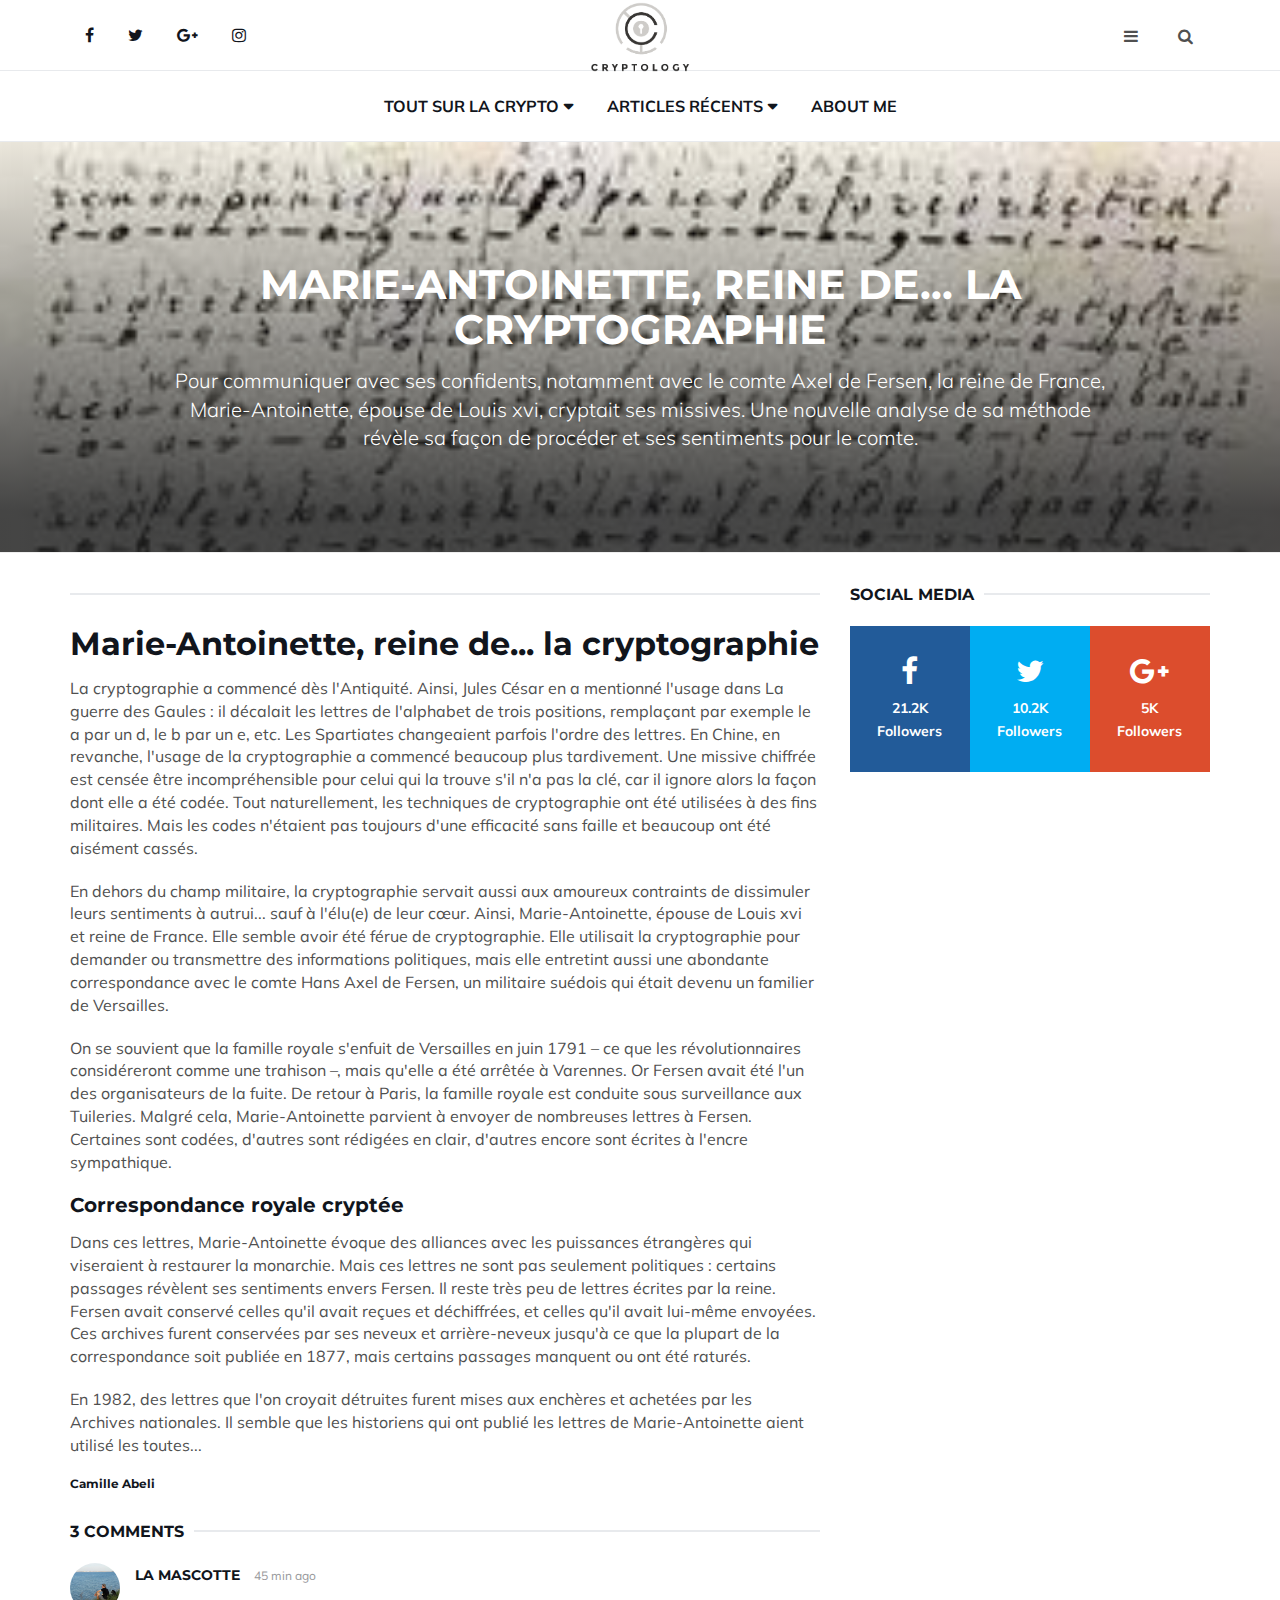
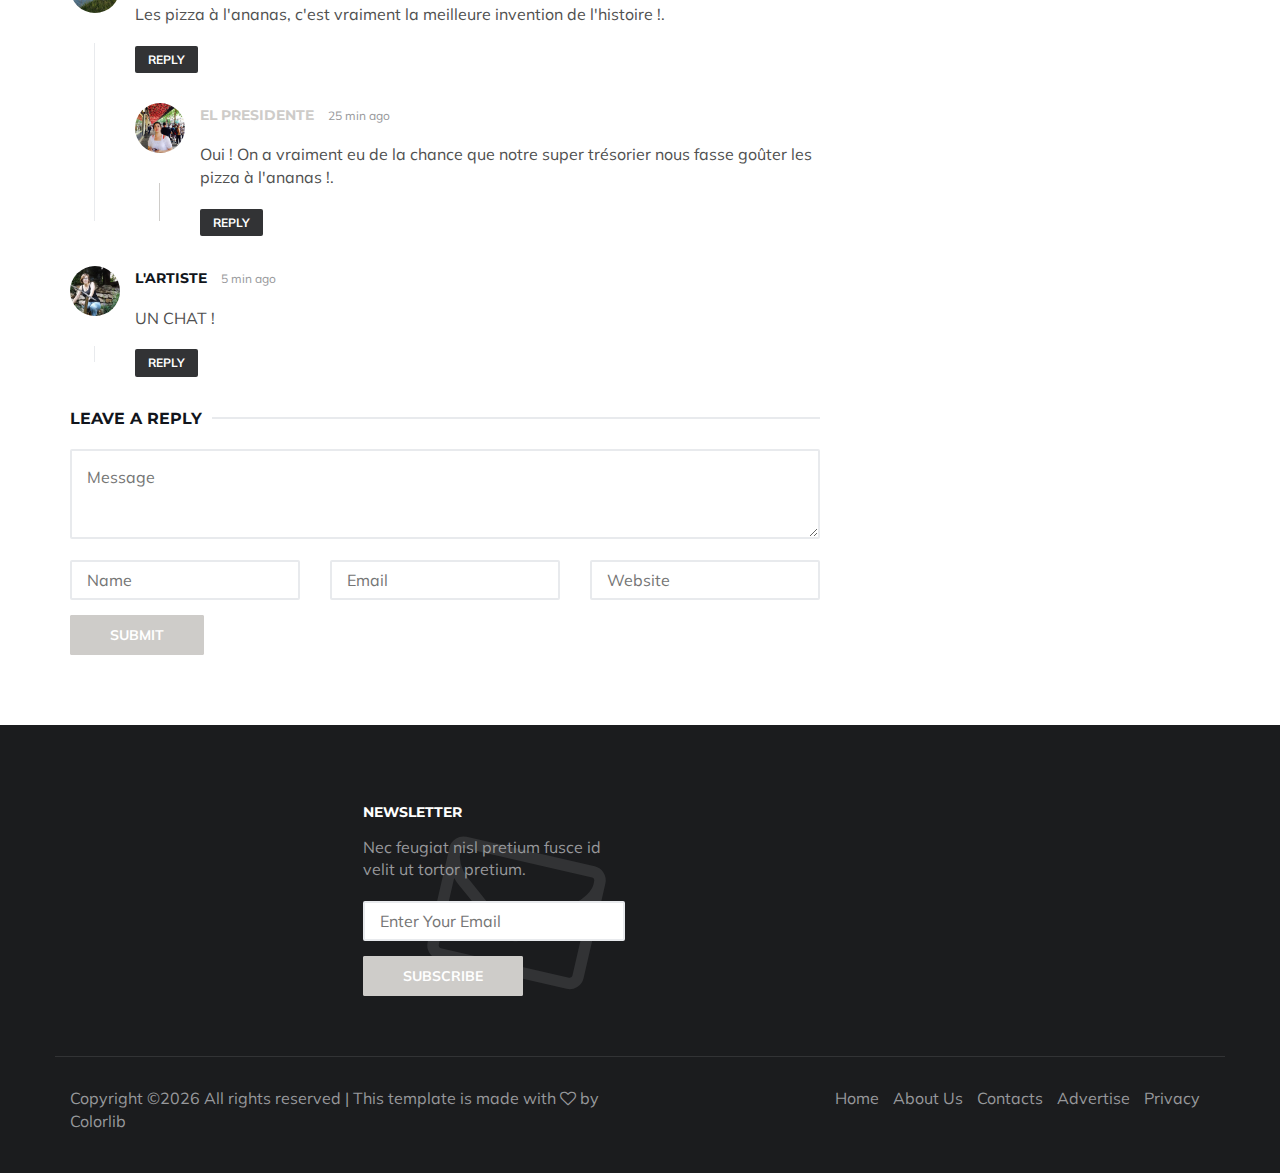
<file: blank.html>
<!DOCTYPE html>
<html lang="en">

<head>
	<meta charset="utf-8">
	<meta http-equiv="X-UA-Compatible" content="IE=edge">
	<meta name="viewport" content="width=device-width, initial-scale=1">
	<!-- The above 3 meta tags *must* come first in the head; any other head content must come *after* these tags -->

	<title>Marie-Antoinette, reine de... la cryptographie</title>

	<!-- Google font -->
	<link href="https://fonts.googleapis.com/css?family=Montserrat:400,700%7CMuli:400,700" rel="stylesheet">

	<!-- Bootstrap -->
	<link type="text/css" rel="stylesheet" href="css/bootstrap.min.css" />

	<!-- Font Awesome Icon -->
	<link rel="stylesheet" href="css/font-awesome.min.css">

	<!-- Custom stlylesheet -->
	<link type="text/css" rel="stylesheet" href="css/style.css" />

	<!-- HTML5 shim and Respond.js for IE8 support of HTML5 elements and media queries -->
	<!-- WARNING: Respond.js doesn't work if you view the page via file:// -->
	<!--[if lt IE 9]>
		  <script src="https://oss.maxcdn.com/html5shiv/3.7.3/html5shiv.min.js"></script>
		  <script src="https://oss.maxcdn.com/respond/1.4.2/respond.min.js"></script>
		<![endif]-->

</head>

<body>
	<!-- HEADER -->
	<header id="header">
		<!-- NAV -->
		<div id="nav">
			<!-- Top Nav -->
			<div id="nav-top">
				<div class="container">
					<!-- social -->
					<ul class="nav-social">
						<li><a href="#"><i class="fa fa-facebook"></i></a></li>
						<li><a href="#"><i class="fa fa-twitter"></i></a></li>
						<li><a href="#"><i class="fa fa-google-plus"></i></a></li>
						<li><a href="#"><i class="fa fa-instagram"></i></a></li>
					</ul>
					<!-- /social -->

					<!-- logo -->
					<div class="nav-logo">
						<a href="index.html" class="logo"><img src="./img/logo.png" alt=""></a>
					</div>
					<!-- /logo -->

					<!-- search & aside toggle -->
					<div class="nav-btns">
						<button class="aside-btn"><i class="fa fa-bars"></i></button>
						<button class="search-btn"><i class="fa fa-search"></i></button>
						<div id="nav-search">
							<form>
								<input class="input" name="search" placeholder="Enter your search...">
							</form>
							<button class="nav-close search-close">
								<span></span>
							</button>
						</div>
					</div>
					<!-- /search & aside toggle -->
				</div>
			</div>
			<!-- /Top Nav -->

						<!-- Main Nav -->
						<div id="nav-bottom">
							<div class="container">
								<!-- nav -->
								<ul class="nav-menu">
									<li class="has-dropdown">
										<a href="index.html">Tout sur la crypto</a>
										<div class="dropdown">
											<div class="dropdown-body">
												<ul class="dropdown-list">
													<li><a href="category.html">Principes</a></li>
													<li><a href="blog-post.html">Histoire</a></li>
												</ul>
											</div>
										</div>
									</li>
									<li class="has-dropdown megamenu">
										<a href="#">Articles récents</a>
										<div class="dropdown tab-dropdown">
											<div class="row">
												<div class="col-md-2">
													<ul class="tab-nav">
														<li class="active"><a data-toggle="tab" href="#tab1">Lifestyle</a></li>
														<li><a data-toggle="tab" href="#tab2">Fashion</a></li>
													</ul>
												</div>
												<div class="col-md-10">
													<div class="dropdown-body tab-content">
														<!-- tab1 -->
														<div id="tab1" class="tab-pane fade in active">
															<div class="row">
																<!-- post -->
																<div class="col-md-4">
																	<div class="post post-sm">
																		<a class="post-img" href="blog-post.html"><img src="./img/post-10.jpg" alt=""></a>
																		<div class="post-body">
																			<div class="post-category">
																				<a href="category.html">Travel</a>
																			</div>
																			<h3 class="post-title title-sm"><a href="blog-post.html">Sed ut perspiciatis, unde omnis iste natus error sit</a></h3>
																			<ul class="post-meta">
																				<li><a href="author.html">John Doe</a></li>
																				<li>20 April 2018</li>
																			</ul>
																		</div>
																	</div>
																</div>
																<!-- /post -->

																<!-- post -->
																<div class="col-md-4">
																	<div class="post post-sm">
																		<a class="post-img" href="blog-post.html"><img src="./img/post-13.jpg" alt=""></a>
																		<div class="post-body">
																			<div class="post-category">
																				<a href="category.html">Travel</a>
																				<a href="category.html">Lifestyle</a>
																			</div>
																			<h3 class="post-title title-sm"><a href="blog-post.html">Mel ut impetus suscipit tincidunt. Cum id ullum laboramus persequeris.</a></h3>
																			<ul class="post-meta">
																				<li><a href="author.html">John Doe</a></li>
																				<li>20 April 2018</li>
																			</ul>
																		</div>
																	</div>
																</div>
																<!-- /post -->

																<!-- post -->
																<div class="col-md-4">
																	<div class="post post-sm">
																		<a class="post-img" href="blog-post.html"><img src="./img/post-12.jpg" alt=""></a>
																		<div class="post-body">
																			<div class="post-category">
																				<a href="category.html">Lifestyle</a>
																			</div>
																			<h3 class="post-title title-sm"><a href="blog-post.html">Mel ut impetus suscipit tincidunt. Cum id ullum laboramus persequeris.</a></h3>
																			<ul class="post-meta">
																				<li><a href="author.html">John Doe</a></li>
																				<li>20 April 2018</li>
																			</ul>
																		</div>
																	</div>
																</div>
																<!-- /post -->
															</div>
														</div>
														<!-- /tab1 -->

														<!-- tab2 -->
														<div id="tab2" class="tab-pane fade in">
															<div class="row">
																<!-- post -->
																<div class="col-md-4">
																	<div class="post post-sm">
																		<a class="post-img" href="blog-post.html"><img src="./img/post-5.jpg" alt=""></a>
																		<div class="post-body">
																			<div class="post-category">
																				<a href="category.html">Lifestyle</a>
																			</div>
																			<h3 class="post-title title-sm"><a href="blog-post.html">Postea senserit id eos, vivendo periculis ei qui</a></h3>
																			<ul class="post-meta">
																				<li><a href="author.html">John Doe</a></li>
																				<li>20 April 2018</li>
																			</ul>
																		</div>
																	</div>
																</div>
																<!-- /post -->

																<!-- post -->
																<div class="col-md-4">
																	<div class="post post-sm">
																		<a class="post-img" href="blog-post.html"><img src="./img/post-8.jpg" alt=""></a>
																		<div class="post-body">
																			<div class="post-category">
																				<a href="category.html">Fashion</a>
																				<a href="category.html">Lifestyle</a>
																			</div>
																			<h3 class="post-title title-sm"><a href="blog-post.html">Sed ut perspiciatis, unde omnis iste natus error sit</a></h3>
																			<ul class="post-meta">
																				<li><a href="author.html">John Doe</a></li>
																				<li>20 April 2018</li>
																			</ul>
																		</div>
																	</div>
																</div>
																<!-- /post -->

																<!-- post -->
																<div class="col-md-4">
																	<div class="post post-sm">
																		<a class="post-img" href="blog-post.html"><img src="./img/post-9.jpg" alt=""></a>
																		<div class="post-body">
																			<div class="post-category">
																				<a href="category.html">Lifestyle</a>
																			</div>
																			<h3 class="post-title title-sm"><a href="blog-post.html">Mel ut impetus suscipit tincidunt. Cum id ullum laboramus persequeris.</a></h3>
																			<ul class="post-meta">
																				<li><a href="author.html">John Doe</a></li>
																				<li>20 April 2018</li>
																			</ul>
																		</div>
																	</div>
																</div>
																<!-- /post -->
															</div>
														</div>
														<!-- /tab2 -->

														<!-- /tab3 tab4 .. -->
													</div>
												</div>
											</div>
										</div>
									</li>
									<li class="has-dropdown megamenu">
									<li><a href="about.html">About me</a></li>
								</ul>
								<!-- /nav -->
							</div>
						</div>
						<!-- /Main Nav -->

			<!-- Aside Nav -->
			<div id="nav-aside">
				<ul class="nav-aside-menu">
					<li><a href="index.html">Home</a></li>
					<li class="has-dropdown"><a>Categories</a>
						<ul class="dropdown">
							<li><a href="#">Lifestyle</a></li>
							<li><a href="#">Fashion</a></li>
							<li><a href="#">Technology</a></li>
							<li><a href="#">Travel</a></li>
							<li><a href="#">Health</a></li>
						</ul>
					</li>
					<li><a href="about.html">About Us</a></li>
					<li><a href="contact.html">Contacts</a></li>
					<li><a href="#">Advertise</a></li>
				</ul>
				<button class="nav-close nav-aside-close"><span></span></button>
			</div>
			<!-- /Aside Nav -->
		</div>
		<!-- /NAV -->

		<!-- PAGE HEADER -->
		<div class="page-header">
			<div class="page-header-bg" style="background-image: url('./img/marie.jpg'); background-size:cover;" ></div>
			<div class="container">
				<div class="row">
					<div class="col-md-offset-1 col-md-10 text-center">
						<h1 class="text-uppercase">Marie-Antoinette, reine de... la cryptographie</h1>
						<p class="lead">Pour communiquer avec ses confidents, notamment avec le comte Axel de Fersen, la reine de France, Marie-Antoinette, épouse de Louis xvi, cryptait ses missives. Une nouvelle analyse de sa méthode révèle sa façon de procéder et ses sentiments pour le comte.</p>
					</div>
				</div>
			</div>
		</div>
		<!-- /PAGE HEADER -->
	</header>
	<!-- /HEADER -->

	<!-- SECTION -->
	<div class="section">
		<!-- container -->
		<div class="container">
			<!-- row -->
			<div class="row">
				<div class="col-md-8">
					<div class="section-row">
						<div class="section-title">
							<h3 class="title"></h3>
						</div>
						<h1>Marie-Antoinette, reine de... la cryptographie</h1>
						<p>La cryptographie a commencé dès l'Antiquité. Ainsi, Jules César en a mentionné l'usage dans La guerre des Gaules : il décalait les lettres de l'alphabet de trois positions, remplaçant par exemple le a par un d, le b par un e, etc. Les Spartiates changeaient parfois l'ordre des lettres. En Chine, en revanche, l'usage de la cryptographie a commencé beaucoup plus tardivement. Une missive chiffrée est censée être incompréhensible pour celui qui la trouve s'il n'a pas la clé, car il ignore alors la façon dont elle a été codée. Tout naturellement, les techniques de cryptographie ont été utilisées à des fins militaires. Mais les codes n'étaient pas toujours d'une efficacité sans faille et beaucoup ont été aisément cassés. </p>
						<p>En dehors du champ militaire, la cryptographie servait aussi aux amoureux contraints de dissimuler leurs sentiments à autrui... sauf à l'élu(e) de leur cœur. Ainsi, Marie-Antoinette, épouse de Louis xvi et reine de France. Elle semble avoir été férue de cryptographie. Elle utilisait la cryptographie pour demander ou transmettre des informations politiques, mais elle entretint aussi une abondante correspondance avec le comte Hans Axel de Fersen, un militaire suédois qui était devenu un familier de Versailles. </p>
						<p>On se souvient que la famille royale s'enfuit de Versailles en juin 1791 – ce que les révolutionnaires considéreront comme une trahison –, mais qu'elle a été arrêtée à Varennes. Or Fersen avait été l'un des organisateurs de la fuite. De retour à Paris, la famille royale est conduite sous surveillance aux Tuileries. Malgré cela, Marie-Antoinette parvient à envoyer de nombreuses lettres à Fersen. Certaines sont codées, d'autres sont rédigées en clair, d'autres encore sont écrites à l'encre sympathique. </p>
						<h3>Correspondance royale cryptée</h3>
						<p>Dans ces lettres, Marie-Antoinette évoque des alliances avec les puissances étrangères qui viseraient à restaurer la monarchie. Mais ces lettres ne sont pas seulement politiques : certains passages révèlent ses sentiments envers Fersen. Il reste très peu de lettres écrites par la reine. Fersen avait conservé celles qu'il avait reçues et déchiffrées, et celles qu'il avait lui-même envoyées. Ces archives furent conservées par ses neveux et arrière-neveux jusqu'à ce que la plupart de la correspondance soit publiée en 1877, mais certains passages manquent ou ont été raturés. </p>
						<p>En 1982, des lettres que l'on croyait détruites furent mises aux enchères et achetées par les Archives nationales. Il semble que les historiens qui ont publié les lettres de Marie-Antoinette aient utilisé les toutes...</p>
						<h6>Camille Abeli</h6>
					</div>

										<!-- post comments -->
										<div class="section-row">
											<div class="section-title">
												<h3 class="title">3 Comments</h3>
											</div>
											<div class="post-comments">
												<!-- comment -->
												<div class="media">
													<div class="media-left">
														<img class="media-object" src="./img/avatar-2.jpg" alt="">
													</div>
													<div class="media-body">
														<div class="media-heading">
															<h4>La mascotte</h4>
															<span class="time">45 min ago</span>
														</div>
														<p>Les pizza à l'ananas, c'est vraiment la meilleure invention de l'histoire !.</p>
														<a href="#" class="reply">Reply</a>
														<!-- comment -->
														<div class="media media-author">
															<div class="media-left">
																<img class="media-object" src="./img/avatar-1.jpg" alt="">
															</div>
															<div class="media-body">
																<div class="media-heading">
																	<h4>El presidente</h4>
																	<span class="time">25 min ago</span>
																</div>
																<p>Oui ! On a vraiment eu de la chance que notre super trésorier nous fasse goûter les pizza à l'ananas !.</p>
																<a href="#" class="reply">Reply</a>
															</div>
														</div>
														<!-- /comment -->
													</div>
												</div>
												<!-- /comment -->

												<!-- comment -->
												<div class="media">
													<div class="media-left">
														<img class="media-object" src="./img/avatar-3.jpg" alt="">
													</div>
													<div class="media-body">
														<div class="media-heading">
															<h4>L'artiste</h4>
															<span class="time">5 min ago</span>
														</div>
														<p>UN CHAT !</p>
														<a href="#" class="reply">Reply</a>
													</div>
												</div>
												<!-- /comment -->
											</div>
										</div>
										<!-- /post comments -->

										<!-- post reply -->
										<div class="section-row">
											<div class="section-title">
												<h3 class="title">Leave a reply</h3>
											</div>
											<form class="post-reply">
												<div class="row">
													<div class="col-md-12">
														<div class="form-group">
															<textarea class="input" name="message" placeholder="Message"></textarea>
														</div>
													</div>
													<div class="col-md-4">
														<div class="form-group">
															<input class="input" type="text" name="name" placeholder="Name">
														</div>
													</div>
													<div class="col-md-4">
														<div class="form-group">
															<input class="input" type="email" name="email" placeholder="Email">
														</div>
													</div>
													<div class="col-md-4">
														<div class="form-group">
															<input class="input" type="text" name="website" placeholder="Website">
														</div>
													</div>
													<div class="col-md-12">
														<button class="primary-button">Submit</button>
													</div>

												</div>
											</form>
										</div>
										<!-- /post reply -->
				</div>

				<div class="col-md-4">
					<!-- social widget -->
					<div class="aside-widget">
						<div class="section-title">
							<h2 class="title">Social Media</h2>
						</div>
						<div class="social-widget">
							<ul>
								<li>
									<a href="#" class="social-facebook">
										<i class="fa fa-facebook"></i>
										<span>21.2K<br>Followers</span>
									</a>
								</li>
								<li>
									<a href="#" class="social-twitter">
										<i class="fa fa-twitter"></i>
										<span>10.2K<br>Followers</span>
									</a>
								</li>
								<li>
									<a href="#" class="social-google-plus">
										<i class="fa fa-google-plus"></i>
										<span>5K<br>Followers</span>
									</a>
								</li>
							</ul>
						</div>
					</div>
					<!-- /social widget -->

				</div>
			</div>
			<!-- /row -->
		</div>
		<!-- /container -->
	</div>
	<!-- /SECTION -->

	<!-- FOOTER -->
	<footer id="footer">
		<!-- container -->
		<div class="container">
			<!-- row -->
			<div class="row">
				<div class="col-md-3">
					<div class="footer-widget">
					</div>
				</div>

				<div class="col-md-3">
					<div class="footer-widget">
						<h3 class="footer-title">Newsletter</h3>
						<div class="newsletter-widget">
							<form>
								<p>Nec feugiat nisl pretium fusce id velit ut tortor pretium.</p>
								<input class="input" name="newsletter" placeholder="Enter Your Email">
								<button class="primary-button">Subscribe</button>
							</form>
						</div>
					</div>
				</div>
			</div>
			<!-- /row -->

			<!-- row -->
			<div class="footer-bottom row">
				<div class="col-md-6 col-md-push-6">
					<ul class="footer-nav">
						<li><a href="index.html">Home</a></li>
						<li><a href="about.html">About Us</a></li>
						<li><a href="contact.html">Contacts</a></li>
						<li><a href="#">Advertise</a></li>
						<li><a href="#">Privacy</a></li>
					</ul>
				</div>
				<div class="col-md-6 col-md-pull-6">
					<div class="footer-copyright">
						<!-- Link back to Colorlib can't be removed. Template is licensed under CC BY 3.0. -->
Copyright &copy;<script>document.write(new Date().getFullYear());</script> All rights reserved | This template is made with <i class="fa fa-heart-o" aria-hidden="true"></i> by <a href="https://colorlib.com" target="_blank">Colorlib</a>
<!-- Link back to Colorlib can't be removed. Template is licensed under CC BY 3.0. -->
					</div>
				</div>
			</div>
			<!-- /row -->
		</div>
		<!-- /container -->
	</footer>
	<!-- /FOOTER -->

	<!-- jQuery Plugins -->
	<script src="js/jquery.min.js"></script>
	<script src="js/bootstrap.min.js"></script>
	<script src="js/jquery.stellar.min.js"></script>
	<script src="js/main.js"></script>

</body>

</html>
</file>
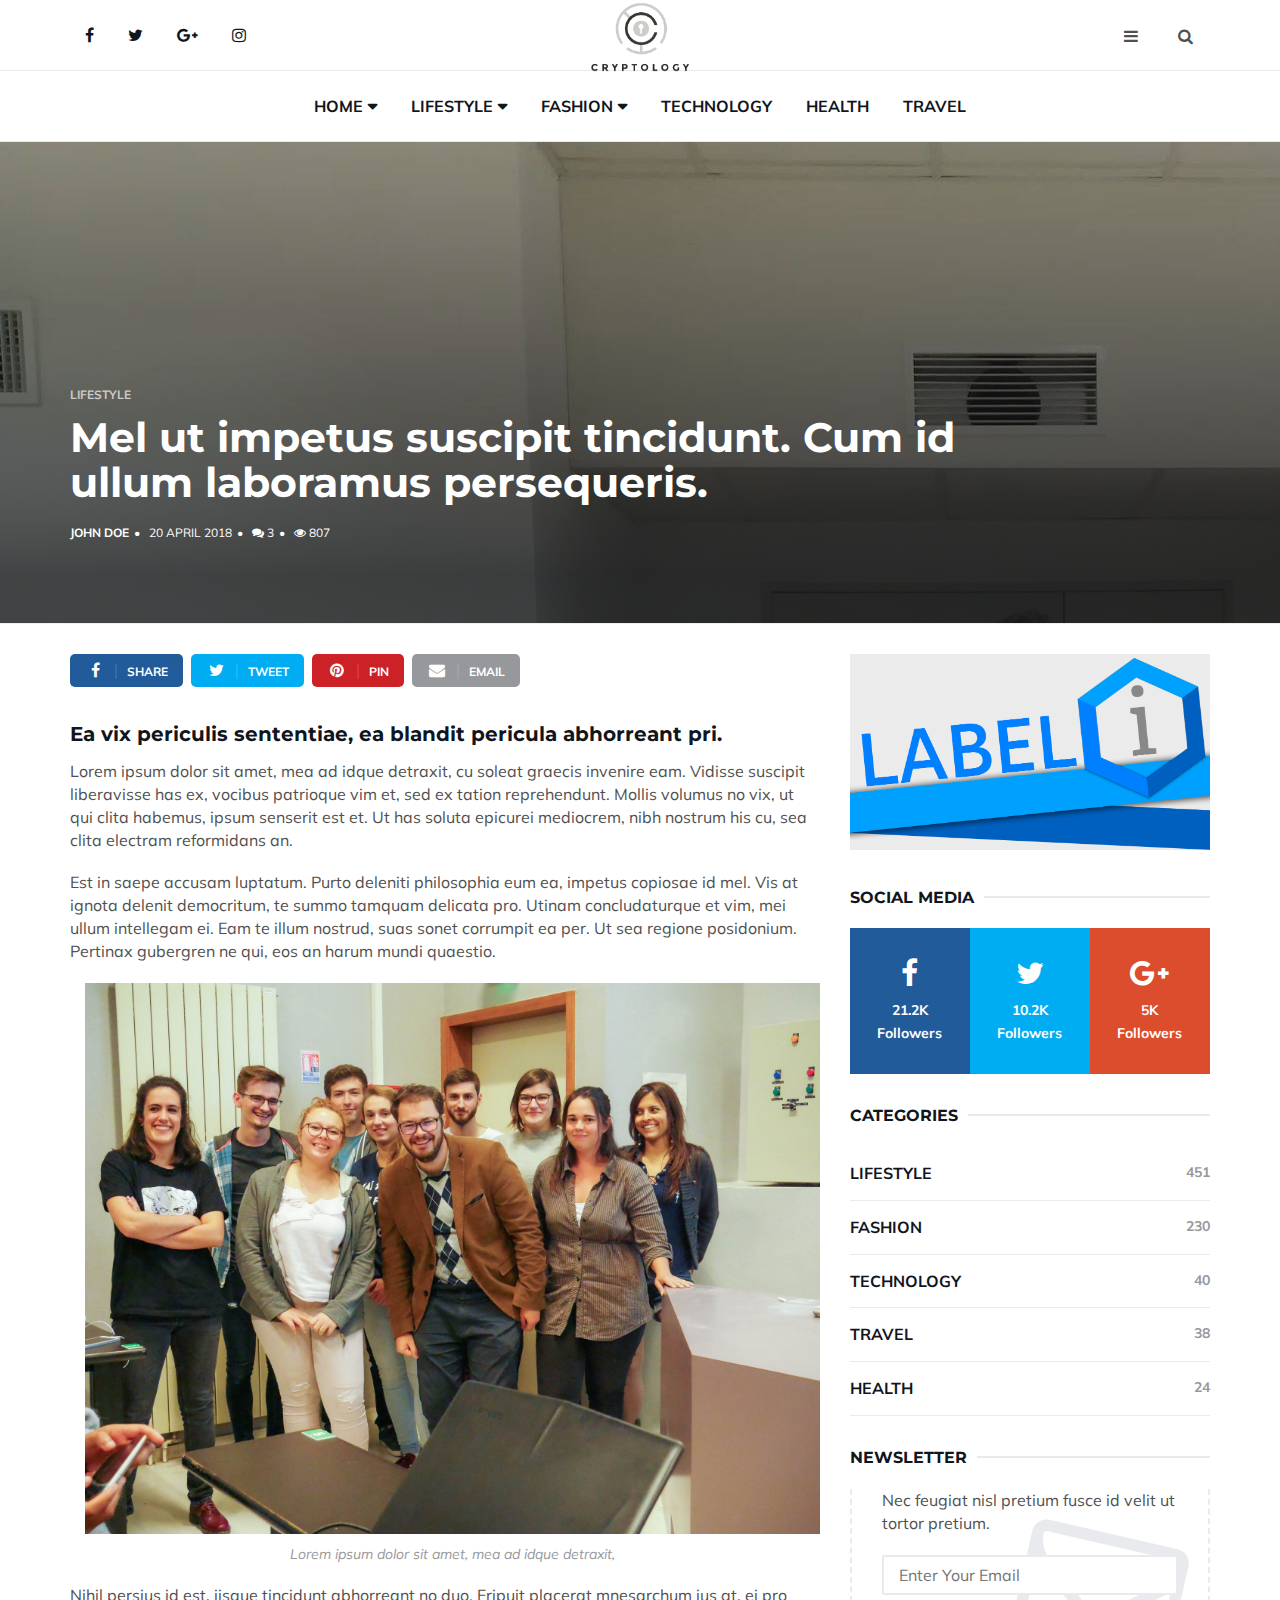
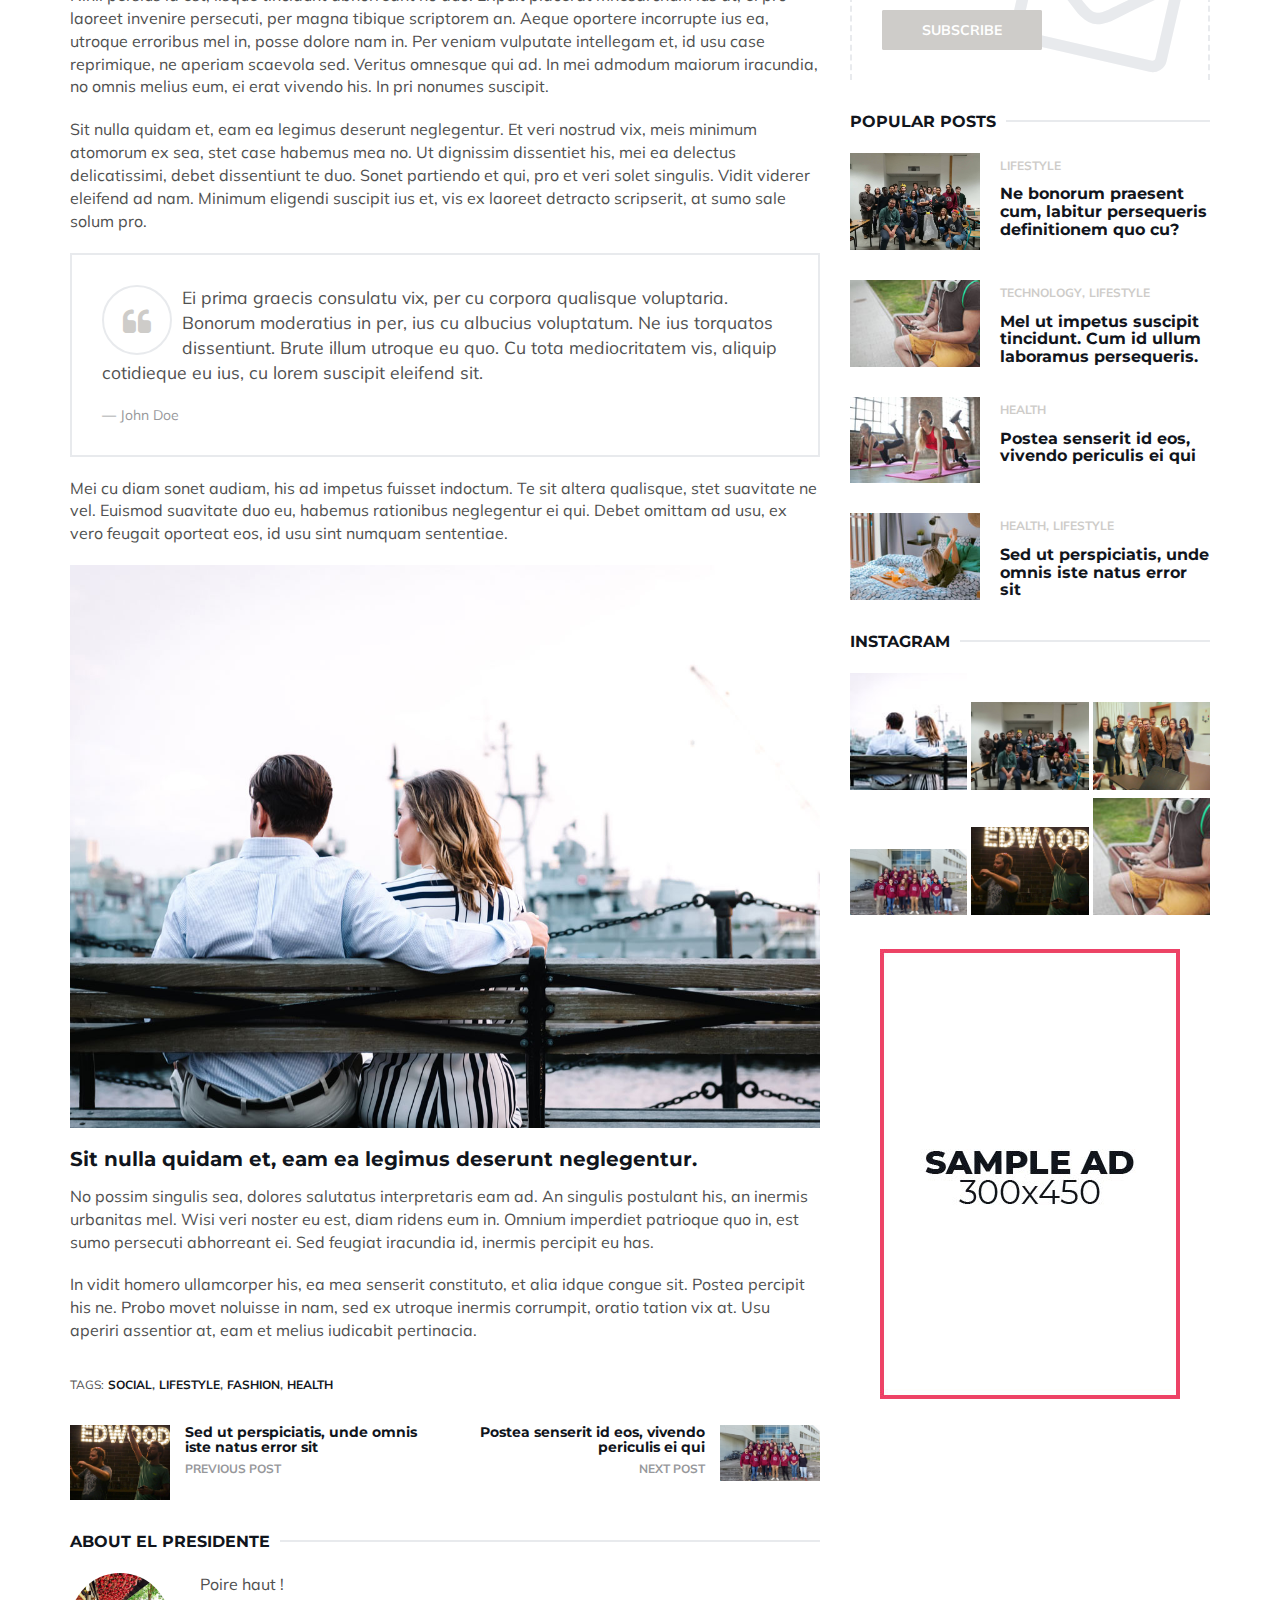
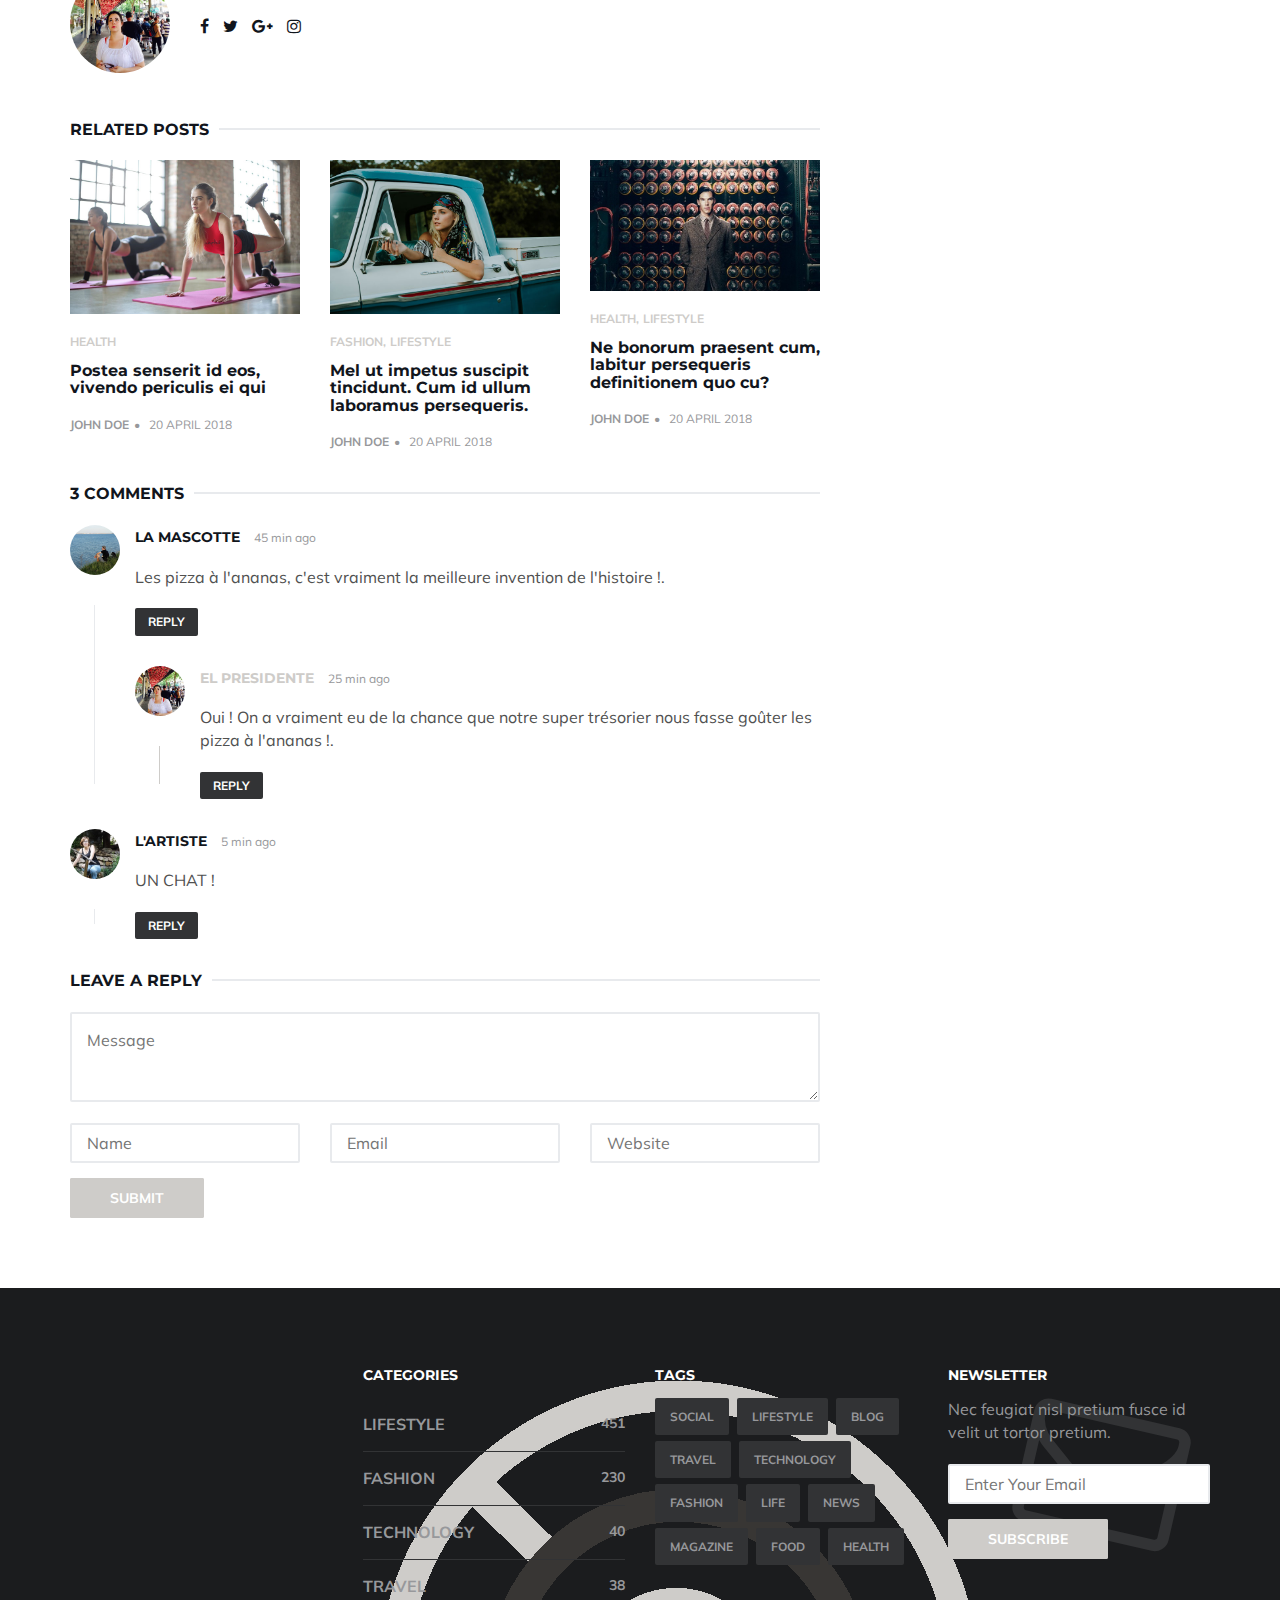
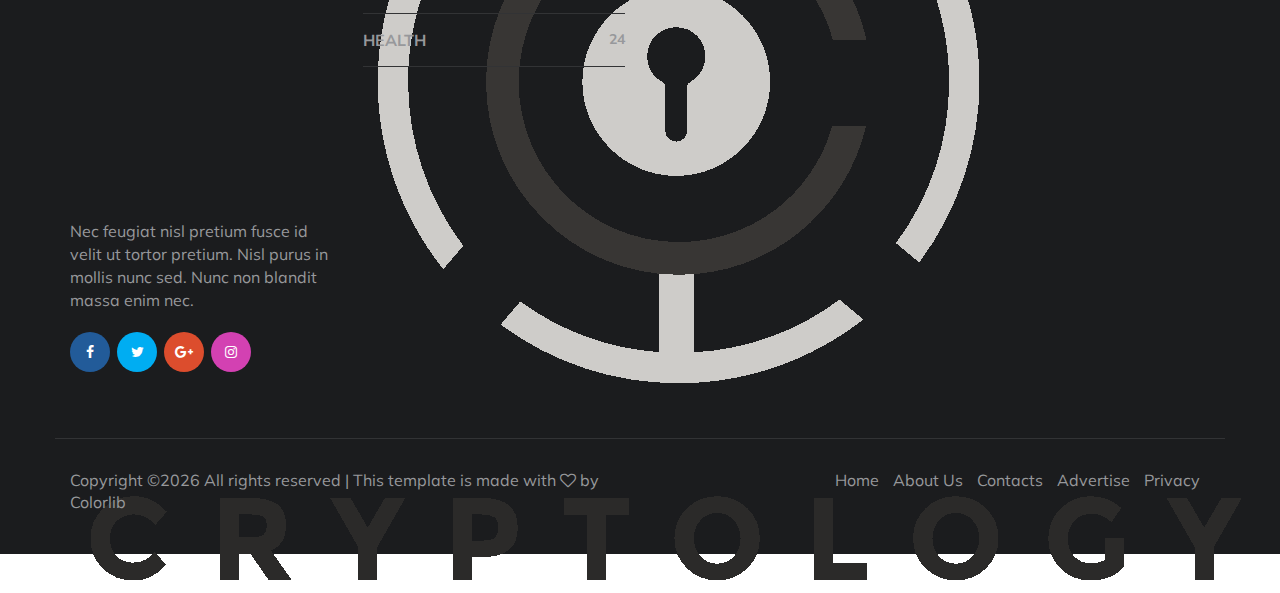
<file: blog-post.html>
<!DOCTYPE html>
<html lang="en">

<head>
	<meta charset="utf-8">
	<meta http-equiv="X-UA-Compatible" content="IE=edge">
	<meta name="viewport" content="width=device-width, initial-scale=1">
	<!-- The above 3 meta tags *must* come first in the head; any other head content must come *after* these tags -->

	<title>Callie HTML Template</title>

	<!-- Google font -->
	<link href="https://fonts.googleapis.com/css?family=Montserrat:400,700%7CMuli:400,700" rel="stylesheet">

	<!-- Bootstrap -->
	<link type="text/css" rel="stylesheet" href="css/bootstrap.min.css" />

	<!-- Font Awesome Icon -->
	<link rel="stylesheet" href="css/font-awesome.min.css">

	<!-- Custom stlylesheet -->
	<link type="text/css" rel="stylesheet" href="css/style.css" />

	<!-- HTML5 shim and Respond.js for IE8 support of HTML5 elements and media queries -->
	<!-- WARNING: Respond.js doesn't work if you view the page via file:// -->
	<!--[if lt IE 9]>
		  <script src="https://oss.maxcdn.com/html5shiv/3.7.3/html5shiv.min.js"></script>
		  <script src="https://oss.maxcdn.com/respond/1.4.2/respond.min.js"></script>
		<![endif]-->

</head>

<body>
	<!-- HEADER -->
	<header id="header">
		<!-- NAV -->
		<div id="nav">
			<!-- Top Nav -->
			<div id="nav-top">
				<div class="container">
					<!-- social -->
					<ul class="nav-social">
						<li><a href="#"><i class="fa fa-facebook"></i></a></li>
						<li><a href="#"><i class="fa fa-twitter"></i></a></li>
						<li><a href="#"><i class="fa fa-google-plus"></i></a></li>
						<li><a href="#"><i class="fa fa-instagram"></i></a></li>
					</ul>
					<!-- /social -->

					<!-- logo -->
					<div class="nav-logo">
						<a href="index.html" class="logo"><img src="./img/logo.png" alt=""></a>
					</div>
					<!-- /logo -->

					<!-- search & aside toggle -->
					<div class="nav-btns">
						<button class="aside-btn"><i class="fa fa-bars"></i></button>
						<button class="search-btn"><i class="fa fa-search"></i></button>
						<div id="nav-search">
							<form>
								<input class="input" name="search" placeholder="Enter your search...">
							</form>
							<button class="nav-close search-close">
								<span></span>
							</button>
						</div>
					</div>
					<!-- /search & aside toggle -->
				</div>
			</div>
			<!-- /Top Nav -->

			<!-- Main Nav -->
			<div id="nav-bottom">
				<div class="container">
					<!-- nav -->
					<ul class="nav-menu">
						<li class="has-dropdown">
							<a href="index.html">Home</a>
							<div class="dropdown">
								<div class="dropdown-body">
									<ul class="dropdown-list">
										<li><a href="category.html">Category page</a></li>
										<li><a href="blog-post.html">Post page</a></li>
										<li><a href="author.html">Author page</a></li>
										<li><a href="about.html">About Us</a></li>
										<li><a href="contact.html">Contacts</a></li>
										<li><a href="blank.html">Regular</a></li>
									</ul>
								</div>
							</div>
						</li>
						<li class="has-dropdown megamenu">
							<a href="#">Lifestyle</a>
							<div class="dropdown tab-dropdown">
								<div class="row">
									<div class="col-md-2">
										<ul class="tab-nav">
											<li class="active"><a data-toggle="tab" href="#tab1">Lifestyle</a></li>
											<li><a data-toggle="tab" href="#tab2">Fashion</a></li>
											<li><a data-toggle="tab" href="#tab1">Health</a></li>
											<li><a data-toggle="tab" href="#tab2">Travel</a></li>
										</ul>
									</div>
									<div class="col-md-10">
										<div class="dropdown-body tab-content">
											<!-- tab1 -->
											<div id="tab1" class="tab-pane fade in active">
												<div class="row">
													<!-- post -->
													<div class="col-md-4">
														<div class="post post-sm">
															<a class="post-img" href="blog-post.html"><img src="./img/post-10.jpg" alt=""></a>
															<div class="post-body">
																<div class="post-category">
																	<a href="category.html">Travel</a>
																</div>
																<h3 class="post-title title-sm"><a href="blog-post.html">Sed ut perspiciatis, unde omnis iste natus error sit</a></h3>
																<ul class="post-meta">
																	<li><a href="author.html">John Doe</a></li>
																	<li>20 April 2018</li>
																</ul>
															</div>
														</div>
													</div>
													<!-- /post -->

													<!-- post -->
													<div class="col-md-4">
														<div class="post post-sm">
															<a class="post-img" href="blog-post.html"><img src="./img/post-13.jpg" alt=""></a>
															<div class="post-body">
																<div class="post-category">
																	<a href="category.html">Travel</a>
																	<a href="category.html">Lifestyle</a>
																</div>
																<h3 class="post-title title-sm"><a href="blog-post.html">Mel ut impetus suscipit tincidunt. Cum id ullum laboramus persequeris.</a></h3>
																<ul class="post-meta">
																	<li><a href="author.html">John Doe</a></li>
																	<li>20 April 2018</li>
																</ul>
															</div>
														</div>
													</div>
													<!-- /post -->

													<!-- post -->
													<div class="col-md-4">
														<div class="post post-sm">
															<a class="post-img" href="blog-post.html"><img src="./img/post-12.jpg" alt=""></a>
															<div class="post-body">
																<div class="post-category">
																	<a href="category.html">Lifestyle</a>
																</div>
																<h3 class="post-title title-sm"><a href="blog-post.html">Mel ut impetus suscipit tincidunt. Cum id ullum laboramus persequeris.</a></h3>
																<ul class="post-meta">
																	<li><a href="author.html">John Doe</a></li>
																	<li>20 April 2018</li>
																</ul>
															</div>
														</div>
													</div>
													<!-- /post -->
												</div>
											</div>
											<!-- /tab1 -->

											<!-- tab2 -->
											<div id="tab2" class="tab-pane fade in">
												<div class="row">
													<!-- post -->
													<div class="col-md-4">
														<div class="post post-sm">
															<a class="post-img" href="blog-post.html"><img src="./img/post-5.jpg" alt=""></a>
															<div class="post-body">
																<div class="post-category">
																	<a href="category.html">Lifestyle</a>
																</div>
																<h3 class="post-title title-sm"><a href="blog-post.html">Postea senserit id eos, vivendo periculis ei qui</a></h3>
																<ul class="post-meta">
																	<li><a href="author.html">John Doe</a></li>
																	<li>20 April 2018</li>
																</ul>
															</div>
														</div>
													</div>
													<!-- /post -->

													<!-- post -->
													<div class="col-md-4">
														<div class="post post-sm">
															<a class="post-img" href="blog-post.html"><img src="./img/post-8.jpg" alt=""></a>
															<div class="post-body">
																<div class="post-category">
																	<a href="category.html">Fashion</a>
																	<a href="category.html">Lifestyle</a>
																</div>
																<h3 class="post-title title-sm"><a href="blog-post.html">Sed ut perspiciatis, unde omnis iste natus error sit</a></h3>
																<ul class="post-meta">
																	<li><a href="author.html">John Doe</a></li>
																	<li>20 April 2018</li>
																</ul>
															</div>
														</div>
													</div>
													<!-- /post -->

													<!-- post -->
													<div class="col-md-4">
														<div class="post post-sm">
															<a class="post-img" href="blog-post.html"><img src="./img/post-9.jpg" alt=""></a>
															<div class="post-body">
																<div class="post-category">
																	<a href="category.html">Lifestyle</a>
																</div>
																<h3 class="post-title title-sm"><a href="blog-post.html">Mel ut impetus suscipit tincidunt. Cum id ullum laboramus persequeris.</a></h3>
																<ul class="post-meta">
																	<li><a href="author.html">John Doe</a></li>
																	<li>20 April 2018</li>
																</ul>
															</div>
														</div>
													</div>
													<!-- /post -->
												</div>
											</div>
											<!-- /tab2 -->

											<!-- /tab3 tab4 .. -->
										</div>
									</div>
								</div>
							</div>
						</li>
						<li class="has-dropdown megamenu">
							<a href="#">Fashion</a>
							<div class="dropdown">
								<div class="dropdown-body">
									<div class="row">
										<div class="col-md-3">
											<h4 class="dropdown-heading">Categories</h4>
											<ul class="dropdown-list">
												<li><a href="#">Lifestyle</a></li>
												<li><a href="#">Fashion</a></li>
												<li><a href="#">Technology</a></li>
												<li><a href="#">Health</a></li>
												<li><a href="#">Travel</a></li>
											</ul>
										</div>
										<div class="col-md-3">
											<h4 class="dropdown-heading">Lifestyle</h4>
											<ul class="dropdown-list">
												<li><a href="#">Lifestyle</a></li>
												<li><a href="#">Fashion</a></li>
												<li><a href="#">Health</a></li>
											</ul>
											<h4 class="dropdown-heading">Technology</h4>
											<ul class="dropdown-list">
												<li><a href="#">Lifestyle</a></li>
												<li><a href="#">Travel</a></li>
											</ul>
										</div>
										<div class="col-md-3">
											<h4 class="dropdown-heading">Fashion</h4>
											<ul class="dropdown-list">
												<li><a href="#">Fashion</a></li>
												<li><a href="#">Technology</a></li>
											</ul>
											<h4 class="dropdown-heading">Travel</h4>
											<ul class="dropdown-list">
												<li><a href="#">Lifestyle</a></li>
												<li><a href="#">Healtth</a></li>
												<li><a href="#">Fashion</a></li>
											</ul>
										</div>
										<div class="col-md-3">
											<h4 class="dropdown-heading">Health</h4>
											<ul class="dropdown-list">
												<li><a href="#">Technology</a></li>
												<li><a href="#">Fashion</a></li>
												<li><a href="#">Health</a></li>
												<li><a href="#">Travel</a></li>
											</ul>
										</div>
									</div>
								</div>
							</div>
						</li>
						<li><a href="#">Technology</a></li>
						<li><a href="#">Health</a></li>
						<li><a href="#">Travel</a></li>
					</ul>
					<!-- /nav -->
				</div>
			</div>
			<!-- /Main Nav -->

			<!-- Aside Nav -->
			<div id="nav-aside">
				<ul class="nav-aside-menu">
					<li><a href="index.html">Home</a></li>
					<li class="has-dropdown"><a>Categories</a>
						<ul class="dropdown">
							<li><a href="#">Lifestyle</a></li>
							<li><a href="#">Fashion</a></li>
							<li><a href="#">Technology</a></li>
							<li><a href="#">Travel</a></li>
							<li><a href="#">Health</a></li>
						</ul>
					</li>
					<li><a href="about.html">About Us</a></li>
					<li><a href="contact.html">Contacts</a></li>
					<li><a href="#">Advertise</a></li>
				</ul>
				<button class="nav-close nav-aside-close"><span></span></button>
			</div>
			<!-- /Aside Nav -->
		</div>
		<!-- /NAV -->

		<!-- PAGE HEADER -->
		<div id="post-header" class="page-header">
			<div class="page-header-bg" style="background-image: url('./img/header-1.jpg');" data-stellar-background-ratio="0.5"></div>
			<div class="container">
				<div class="row">
					<div class="col-md-10">
						<div class="post-category">
							<a href="category.html">Lifestyle</a>
						</div>
						<h1>Mel ut impetus suscipit tincidunt. Cum id ullum laboramus persequeris.</h1>
						<ul class="post-meta">
							<li><a href="author.html">John Doe</a></li>
							<li>20 April 2018</li>
							<li><i class="fa fa-comments"></i> 3</li>
							<li><i class="fa fa-eye"></i> 807</li>
						</ul>
					</div>
				</div>
			</div>
		</div>
		<!-- /PAGE HEADER -->
	</header>
	<!-- /HEADER -->

	<!-- section -->
	<div class="section">
		<!-- container -->
		<div class="container">
			<!-- row -->
			<div class="row">
				<div class="col-md-8">
					<!-- post share -->
					<div class="section-row">
						<div class="post-share">
							<a href="#" class="social-facebook"><i class="fa fa-facebook"></i><span>Share</span></a>
							<a href="#" class="social-twitter"><i class="fa fa-twitter"></i><span>Tweet</span></a>
							<a href="#" class="social-pinterest"><i class="fa fa-pinterest"></i><span>Pin</span></a>
							<a href="#" ><i class="fa fa-envelope"></i><span>Email</span></a>
						</div>
					</div>
					<!-- /post share -->

					<!-- post content -->
					<div class="section-row">
						<h3>Ea vix periculis sententiae, ea blandit pericula abhorreant pri.</h3>
						<p>Lorem ipsum dolor sit amet, mea ad idque detraxit, cu soleat graecis invenire eam. Vidisse suscipit liberavisse has ex, vocibus patrioque vim et, sed ex tation reprehendunt. Mollis volumus no vix, ut qui clita habemus, ipsum senserit est et. Ut has soluta epicurei mediocrem, nibh nostrum his cu, sea clita electram reformidans an.</p>
						<p>Est in saepe accusam luptatum. Purto deleniti philosophia eum ea, impetus copiosae id mel. Vis at ignota delenit democritum, te summo tamquam delicata pro. Utinam concludaturque et vim, mei ullum intellegam ei. Eam te illum nostrud, suas sonet corrumpit ea per. Ut sea regione posidonium. Pertinax gubergren ne qui, eos an harum mundi quaestio.</p>
						<figure class="pull-right">
							<img src="./img/media-1.jpg" alt="">
							<figcaption>Lorem ipsum dolor sit amet, mea ad idque detraxit,</figcaption>
						</figure>
						<p>Nihil persius id est, iisque tincidunt abhorreant no duo. Eripuit placerat mnesarchum ius at, ei pro laoreet invenire persecuti, per magna tibique scriptorem an. Aeque oportere incorrupte ius ea, utroque erroribus mel in, posse dolore nam in. Per veniam vulputate intellegam et, id usu case reprimique, ne aperiam scaevola sed. Veritus omnesque qui ad. In mei admodum maiorum iracundia, no omnis melius eum, ei erat vivendo his. In pri nonumes suscipit.</p>
						<p>Sit nulla quidam et, eam ea legimus deserunt neglegentur. Et veri nostrud vix, meis minimum atomorum ex sea, stet case habemus mea no. Ut dignissim dissentiet his, mei ea delectus delicatissimi, debet dissentiunt te duo. Sonet partiendo et qui, pro et veri solet singulis. Vidit viderer eleifend ad nam. Minimum eligendi suscipit ius et, vis ex laoreet detracto scripserit, at sumo sale solum pro.</p>
						<blockquote class="blockquote">
							<p>Ei prima graecis consulatu vix, per cu corpora qualisque voluptaria. Bonorum moderatius in per, ius cu albucius voluptatum. Ne ius torquatos dissentiunt. Brute illum utroque eu quo. Cu tota mediocritatem vis, aliquip cotidieque eu ius, cu lorem suscipit eleifend sit.</p>
							<footer class="blockquote-footer">John Doe</footer>
						</blockquote>
						<p>Mei cu diam sonet audiam, his ad impetus fuisset indoctum. Te sit altera qualisque, stet suavitate ne vel. Euismod suavitate duo eu, habemus rationibus neglegentur ei qui. Debet omittam ad usu, ex vero feugait oporteat eos, id usu sint numquam sententiae.</p>
						<figure>
							<img src="./img/media-2.jpg" alt="">
						</figure>
						<h3>Sit nulla quidam et, eam ea legimus deserunt neglegentur.</h3>
						<p>No possim singulis sea, dolores salutatus interpretaris eam ad. An singulis postulant his, an inermis urbanitas mel. Wisi veri noster eu est, diam ridens eum in. Omnium imperdiet patrioque quo in, est sumo persecuti abhorreant ei. Sed feugiat iracundia id, inermis percipit eu has.</p>
						<p>In vidit homero ullamcorper his, ea mea senserit constituto, et alia idque congue sit. Postea percipit his ne. Probo movet noluisse in nam, sed ex utroque inermis corrumpit, oratio tation vix at. Usu aperiri assentior at, eam et melius iudicabit pertinacia.</p>
					</div>
					<!-- /post content -->

					<!-- post tags -->
					<div class="section-row">
						<div class="post-tags">
							<ul>
								<li>TAGS:</li>
								<li><a href="#">Social</a></li>
								<li><a href="#">Lifestyle</a></li>
								<li><a href="#">Fashion</a></li>
								<li><a href="#">Health</a></li>
							</ul>
						</div>
					</div>
					<!-- /post tags -->

					<!-- post nav -->
					<div class="section-row">
						<div class="post-nav">
							<div class="prev-post">
								<a class="post-img" href="blog-post.html"><img src="./img/widget-8.jpg" alt=""></a>
								<h3 class="post-title"><a href="#">Sed ut perspiciatis, unde omnis iste natus error sit</a></h3>
								<span>Previous post</span>
							</div>

							<div class="next-post">
								<a class="post-img" href="blog-post.html"><img src="./img/widget-10.jpg" alt=""></a>
								<h3 class="post-title"><a href="#">Postea senserit id eos, vivendo periculis ei qui</a></h3>
								<span>Next post</span>
							</div>
						</div>
					</div>
					<!-- /post nav  -->

					<!-- post author -->
					<div class="section-row">
						<div class="section-title">
							<h3 class="title">About <a href="author.html">El presidente</a></h3>
						</div>
						<div class="author media">
							<div class="media-left">
								<a href="author.html">
									<img class="author-img media-object" src="./img/avatar-1.jpg" alt="">
								</a>
							</div>
							<div class="media-body">
								<p>Poire haut ! </p>
								<ul class="author-social">
									<li><a href="#"><i class="fa fa-facebook"></i></a></li>
									<li><a href="#"><i class="fa fa-twitter"></i></a></li>
									<li><a href="#"><i class="fa fa-google-plus"></i></a></li>
									<li><a href="#"><i class="fa fa-instagram"></i></a></li>
								</ul>
							</div>
						</div>
					</div>
					<!-- /post author -->

					<!-- /related post -->
					<div>
						<div class="section-title">
							<h3 class="title">Related Posts</h3>
						</div>
						<div class="row">
							<!-- post -->
							<div class="col-md-4">
								<div class="post post-sm">
									<a class="post-img" href="blog-post.html"><img src="./img/post-4.jpg" alt=""></a>
									<div class="post-body">
										<div class="post-category">
											<a href="category.html">Health</a>
										</div>
										<h3 class="post-title title-sm"><a href="blog-post.html">Postea senserit id eos, vivendo periculis ei qui</a></h3>
										<ul class="post-meta">
											<li><a href="author.html">John Doe</a></li>
											<li>20 April 2018</li>
										</ul>
									</div>
								</div>
							</div>
							<!-- /post -->

							<!-- post -->
							<div class="col-md-4">
								<div class="post post-sm">
									<a class="post-img" href="blog-post.html"><img src="./img/post-6.jpg" alt=""></a>
									<div class="post-body">
										<div class="post-category">
											<a href="category.html">Fashion</a>
											<a href="category.html">Lifestyle</a>
										</div>
										<h3 class="post-title title-sm"><a href="blog-post.html">Mel ut impetus suscipit tincidunt. Cum id ullum laboramus persequeris.</a></h3>
										<ul class="post-meta">
											<li><a href="author.html">John Doe</a></li>
											<li>20 April 2018</li>
										</ul>
									</div>
								</div>
							</div>
							<!-- /post -->

							<!-- post -->
							<div class="col-md-4">
								<div class="post post-sm">
									<a class="post-img" href="blog-post.html"><img src="./img/post-7.jpg" alt=""></a>
									<div class="post-body">
										<div class="post-category">
											<a href="category.html">Health</a>
											<a href="category.html">Lifestyle</a>
										</div>
										<h3 class="post-title title-sm"><a href="blog-post.html">Ne bonorum praesent cum, labitur persequeris definitionem quo cu?</a></h3>
										<ul class="post-meta">
											<li><a href="author.html">John Doe</a></li>
											<li>20 April 2018</li>
										</ul>
									</div>
								</div>
							</div>
							<!-- /post -->
						</div>
					</div>
					<!-- /related post -->

					<!-- post comments -->
					<div class="section-row">
						<div class="section-title">
							<h3 class="title">3 Comments</h3>
						</div>
						<div class="post-comments">
							<!-- comment -->
							<div class="media">
								<div class="media-left">
									<img class="media-object" src="./img/avatar-2.jpg" alt="">
								</div>
								<div class="media-body">
									<div class="media-heading">
										<h4>La mascotte</h4>
										<span class="time">45 min ago</span>
									</div>
									<p>Les pizza à l'ananas, c'est vraiment la meilleure invention de l'histoire !.</p>
									<a href="#" class="reply">Reply</a>
									<!-- comment -->
									<div class="media media-author">
										<div class="media-left">
											<img class="media-object" src="./img/avatar-1.jpg" alt="">
										</div>
										<div class="media-body">
											<div class="media-heading">
												<h4>El presidente</h4>
												<span class="time">25 min ago</span>
											</div>
											<p>Oui ! On a vraiment eu de la chance que notre super trésorier nous fasse goûter les pizza à l'ananas !.</p>
											<a href="#" class="reply">Reply</a>
										</div>
									</div>
									<!-- /comment -->
								</div>
							</div>
							<!-- /comment -->

							<!-- comment -->
							<div class="media">
								<div class="media-left">
									<img class="media-object" src="./img/avatar-3.jpg" alt="">
								</div>
								<div class="media-body">
									<div class="media-heading">
										<h4>L'artiste</h4>
										<span class="time">5 min ago</span>
									</div>
									<p>UN CHAT !</p>
									<a href="#" class="reply">Reply</a>
								</div>
							</div>
							<!-- /comment -->
						</div>
					</div>
					<!-- /post comments -->

					<!-- post reply -->
					<div class="section-row">
						<div class="section-title">
							<h3 class="title">Leave a reply</h3>
						</div>
						<form class="post-reply">
							<div class="row">
								<div class="col-md-12">
									<div class="form-group">
										<textarea class="input" name="message" placeholder="Message"></textarea>
									</div>
								</div>
								<div class="col-md-4">
									<div class="form-group">
										<input class="input" type="text" name="name" placeholder="Name">
									</div>
								</div>
								<div class="col-md-4">
									<div class="form-group">
										<input class="input" type="email" name="email" placeholder="Email">
									</div>
								</div>
								<div class="col-md-4">
									<div class="form-group">
										<input class="input" type="text" name="website" placeholder="Website">
									</div>
								</div>
								<div class="col-md-12">
									<button class="primary-button">Submit</button>
								</div>

							</div>
						</form>
					</div>
					<!-- /post reply -->
				</div>
				<div class="col-md-4">
					<!-- ad widget -->
					<div class="aside-widget text-center">
						<a href="#" style="display: inline-block;margin: auto;">
							<img class="img-responsive" src="./img/ad-3.jpg" alt="">
						</a>
					</div>
					<!-- /ad widget -->

					<!-- social widget -->
					<div class="aside-widget">
						<div class="section-title">
							<h2 class="title">Social Media</h2>
						</div>
						<div class="social-widget">
							<ul>
								<li>
									<a href="#" class="social-facebook">
										<i class="fa fa-facebook"></i>
										<span>21.2K<br>Followers</span>
									</a>
								</li>
								<li>
									<a href="#" class="social-twitter">
										<i class="fa fa-twitter"></i>
										<span>10.2K<br>Followers</span>
									</a>
								</li>
								<li>
									<a href="#" class="social-google-plus">
										<i class="fa fa-google-plus"></i>
										<span>5K<br>Followers</span>
									</a>
								</li>
							</ul>
						</div>
					</div>
					<!-- /social widget -->

					<!-- category widget -->
					<div class="aside-widget">
						<div class="section-title">
							<h2 class="title">Categories</h2>
						</div>
						<div class="category-widget">
							<ul>
								<li><a href="#">Lifestyle <span>451</span></a></li>
								<li><a href="#">Fashion <span>230</span></a></li>
								<li><a href="#">Technology <span>40</span></a></li>
								<li><a href="#">Travel <span>38</span></a></li>
								<li><a href="#">Health <span>24</span></a></li>
							</ul>
						</div>
					</div>
					<!-- /category widget -->

					<!-- newsletter widget -->
					<div class="aside-widget">
						<div class="section-title">
							<h2 class="title">Newsletter</h2>
						</div>
						<div class="newsletter-widget">
							<form>
								<p>Nec feugiat nisl pretium fusce id velit ut tortor pretium.</p>
								<input class="input" placeholder="Enter Your Email">
								<button class="primary-button">Subscribe</button>
							</form>
						</div>
					</div>
					<!-- /newsletter widget -->

					<!-- post widget -->
					<div class="aside-widget">
						<div class="section-title">
							<h2 class="title">Popular Posts</h2>
						</div>
						<!-- post -->
						<div class="post post-widget">
							<a class="post-img" href="blog-post.html"><img src="./img/widget-3.jpg" alt=""></a>
							<div class="post-body">
								<div class="post-category">
									<a href="category.html">Lifestyle</a>
								</div>
								<h3 class="post-title"><a href="blog-post.html">Ne bonorum praesent cum, labitur persequeris definitionem quo cu?</a></h3>
							</div>
						</div>
						<!-- /post -->

						<!-- post -->
						<div class="post post-widget">
							<a class="post-img" href="blog-post.html"><img src="./img/widget-2.jpg" alt=""></a>
							<div class="post-body">
								<div class="post-category">
									<a href="category.html">Technology</a>
									<a href="category.html">Lifestyle</a>
								</div>
								<h3 class="post-title"><a href="blog-post.html">Mel ut impetus suscipit tincidunt. Cum id ullum laboramus persequeris.</a></h3>
							</div>
						</div>
						<!-- /post -->

						<!-- post -->
						<div class="post post-widget">
							<a class="post-img" href="blog-post.html"><img src="./img/widget-4.jpg" alt=""></a>
							<div class="post-body">
								<div class="post-category">
									<a href="category.html">Health</a>
								</div>
								<h3 class="post-title"><a href="blog-post.html">Postea senserit id eos, vivendo periculis ei qui</a></h3>
							</div>
						</div>
						<!-- /post -->

						<!-- post -->
						<div class="post post-widget">
							<a class="post-img" href="blog-post.html"><img src="./img/widget-5.jpg" alt=""></a>
							<div class="post-body">
								<div class="post-category">
									<a href="category.html">Health</a>
									<a href="category.html">Lifestyle</a>
								</div>
								<h3 class="post-title"><a href="blog-post.html">Sed ut perspiciatis, unde omnis iste natus error sit</a></h3>
							</div>
						</div>
						<!-- /post -->
					</div>
					<!-- /post widget -->

					<!-- galery widget -->
					<div class="aside-widget">
						<div class="section-title">
							<h2 class="title">Instagram</h2>
						</div>
						<div class="galery-widget">
							<ul>
								<li><a href="#"><img src="./img/galery-1.jpg" alt=""></a></li>
								<li><a href="#"><img src="./img/galery-2.jpg" alt=""></a></li>
								<li><a href="#"><img src="./img/galery-3.jpg" alt=""></a></li>
								<li><a href="#"><img src="./img/galery-4.jpg" alt=""></a></li>
								<li><a href="#"><img src="./img/galery-5.jpg" alt=""></a></li>
								<li><a href="#"><img src="./img/galery-6.jpg" alt=""></a></li>
							</ul>
						</div>
					</div>
					<!-- /galery widget -->

					<!-- Ad widget -->
					<div class="aside-widget text-center">
						<a href="#" style="display: inline-block;margin: auto;">
							<img class="img-responsive" src="./img/ad-1.jpg" alt="">
						</a>
					</div>
					<!-- /Ad widget -->
				</div>
			</div>
			<!-- /row -->
		</div>
		<!-- /container -->
	</div>
	<!-- /SECTION -->

	<!-- FOOTER -->
	<footer id="footer">
		<!-- container -->
		<div class="container">
			<!-- row -->
			<div class="row">
				<div class="col-md-3">
					<div class="footer-widget">
						<div class="footer-logo">
							<a href="index.html" class="logo"><img src="./img/logo-alt.png" alt=""></a>
						</div>
						<p>Nec feugiat nisl pretium fusce id velit ut tortor pretium. Nisl purus in mollis nunc sed. Nunc non blandit massa enim nec.</p>
						<ul class="contact-social">
							<li><a href="#" class="social-facebook"><i class="fa fa-facebook"></i></a></li>
							<li><a href="#" class="social-twitter"><i class="fa fa-twitter"></i></a></li>
							<li><a href="#" class="social-google-plus"><i class="fa fa-google-plus"></i></a></li>
							<li><a href="#" class="social-instagram"><i class="fa fa-instagram"></i></a></li>
						</ul>
					</div>
				</div>
				<div class="col-md-3">
					<div class="footer-widget">
						<h3 class="footer-title">Categories</h3>
						<div class="category-widget">
							<ul>
								<li><a href="#">Lifestyle <span>451</span></a></li>
								<li><a href="#">Fashion <span>230</span></a></li>
								<li><a href="#">Technology <span>40</span></a></li>
								<li><a href="#">Travel <span>38</span></a></li>
								<li><a href="#">Health <span>24</span></a></li>
							</ul>
						</div>
					</div>
				</div>
				<div class="col-md-3">
					<div class="footer-widget">
						<h3 class="footer-title">Tags</h3>
						<div class="tags-widget">
							<ul>
								<li><a href="#">Social</a></li>
								<li><a href="#">Lifestyle</a></li>
								<li><a href="#">Blog</a></li>
								<li><a href="#">Travel</a></li>
								<li><a href="#">Technology</a></li>
								<li><a href="#">Fashion</a></li>
								<li><a href="#">Life</a></li>
								<li><a href="#">News</a></li>
								<li><a href="#">Magazine</a></li>
								<li><a href="#">Food</a></li>
								<li><a href="#">Health</a></li>
							</ul>
						</div>
					</div>
				</div>
				<div class="col-md-3">
					<div class="footer-widget">
						<h3 class="footer-title">Newsletter</h3>
						<div class="newsletter-widget">
							<form>
								<p>Nec feugiat nisl pretium fusce id velit ut tortor pretium.</p>
								<input class="input" name="newsletter" placeholder="Enter Your Email">
								<button class="primary-button">Subscribe</button>
							</form>
						</div>
					</div>
				</div>
			</div>
			<!-- /row -->

			<!-- row -->
			<div class="footer-bottom row">
				<div class="col-md-6 col-md-push-6">
					<ul class="footer-nav">
						<li><a href="index.html">Home</a></li>
						<li><a href="about.html">About Us</a></li>
						<li><a href="contact.html">Contacts</a></li>
						<li><a href="#">Advertise</a></li>
						<li><a href="#">Privacy</a></li>
					</ul>
				</div>
				<div class="col-md-6 col-md-pull-6">
					<div class="footer-copyright">
						<!-- Link back to Colorlib can't be removed. Template is licensed under CC BY 3.0. -->
Copyright &copy;<script>document.write(new Date().getFullYear());</script> All rights reserved | This template is made with <i class="fa fa-heart-o" aria-hidden="true"></i> by <a href="https://colorlib.com" target="_blank">Colorlib</a>
<!-- Link back to Colorlib can't be removed. Template is licensed under CC BY 3.0. -->
					</div>
				</div>
			</div>
			<!-- /row -->
		</div>
		<!-- /container -->
	</footer>
	<!-- /FOOTER -->

	<!-- jQuery Plugins -->
	<script src="js/jquery.min.js"></script>
	<script src="js/bootstrap.min.js"></script>
	<script src="js/jquery.stellar.min.js"></script>
	<script src="js/main.js"></script>

</body>

</html>
</file>
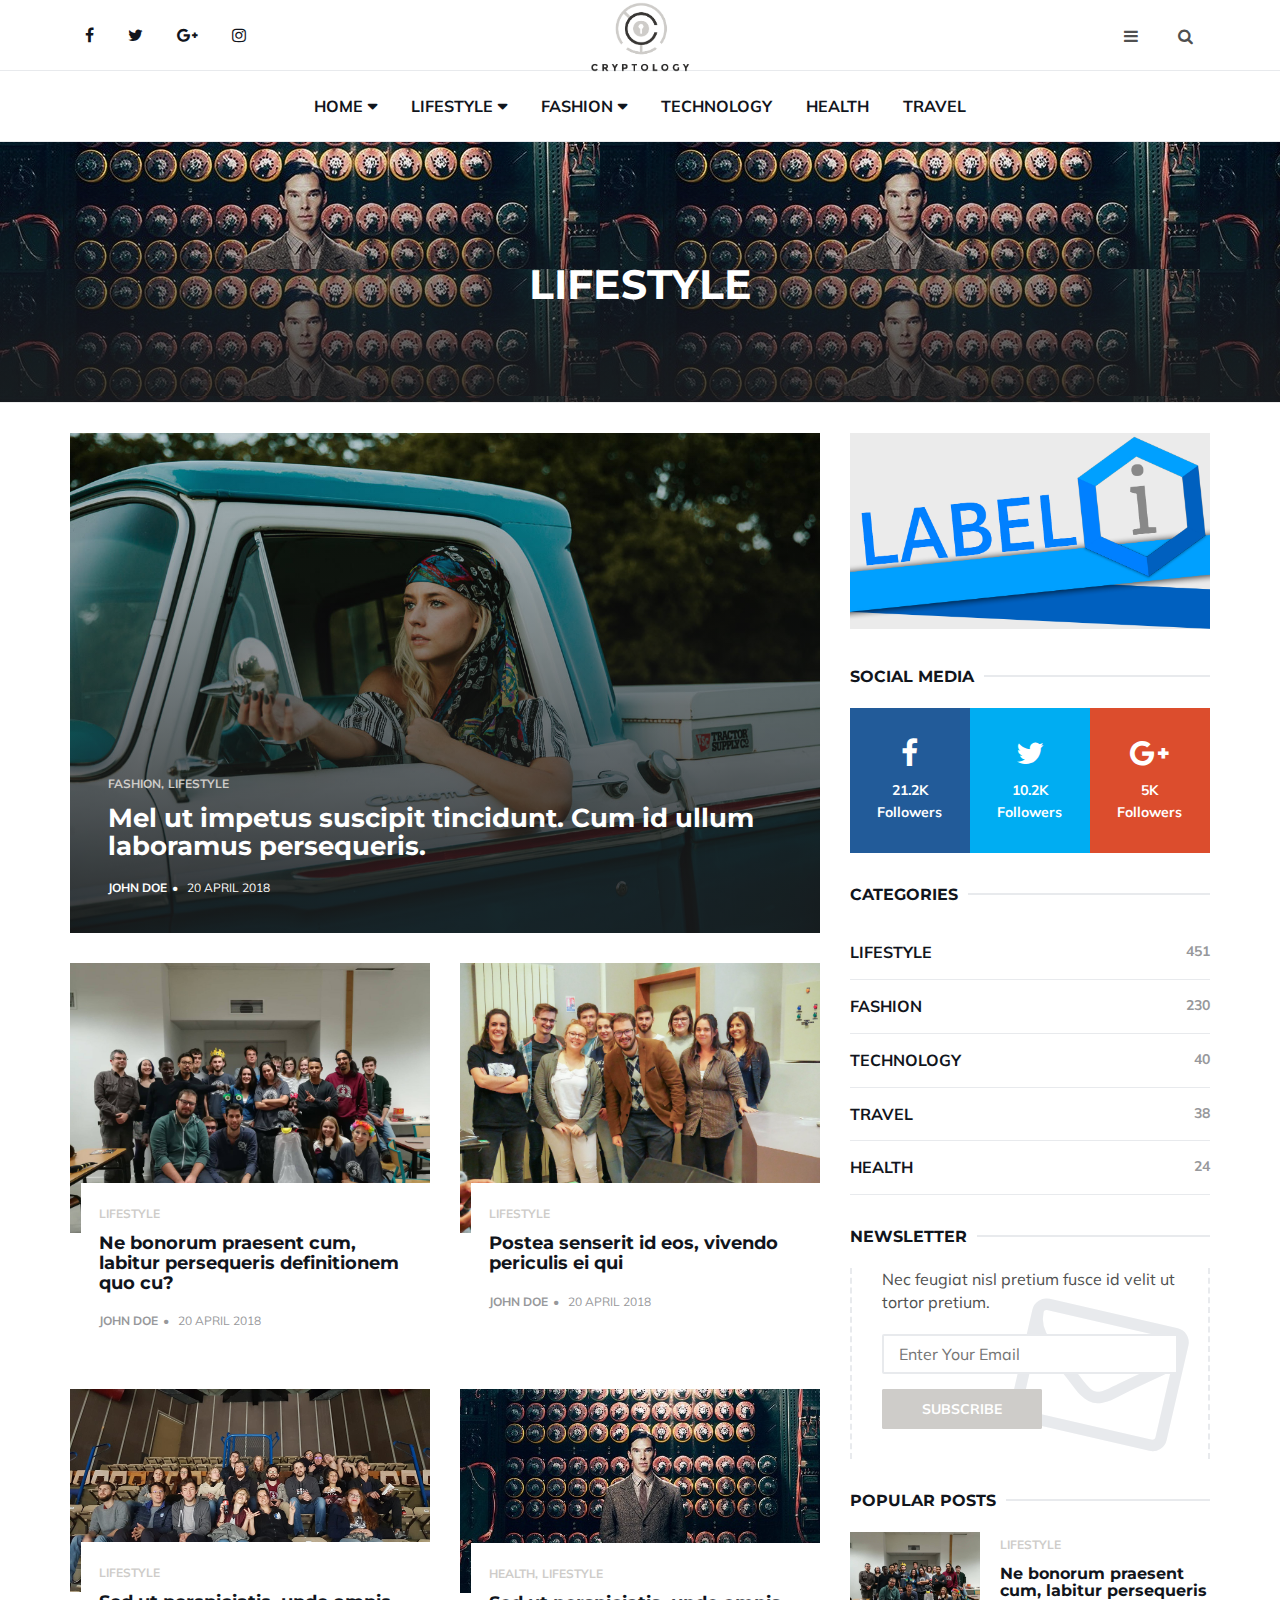
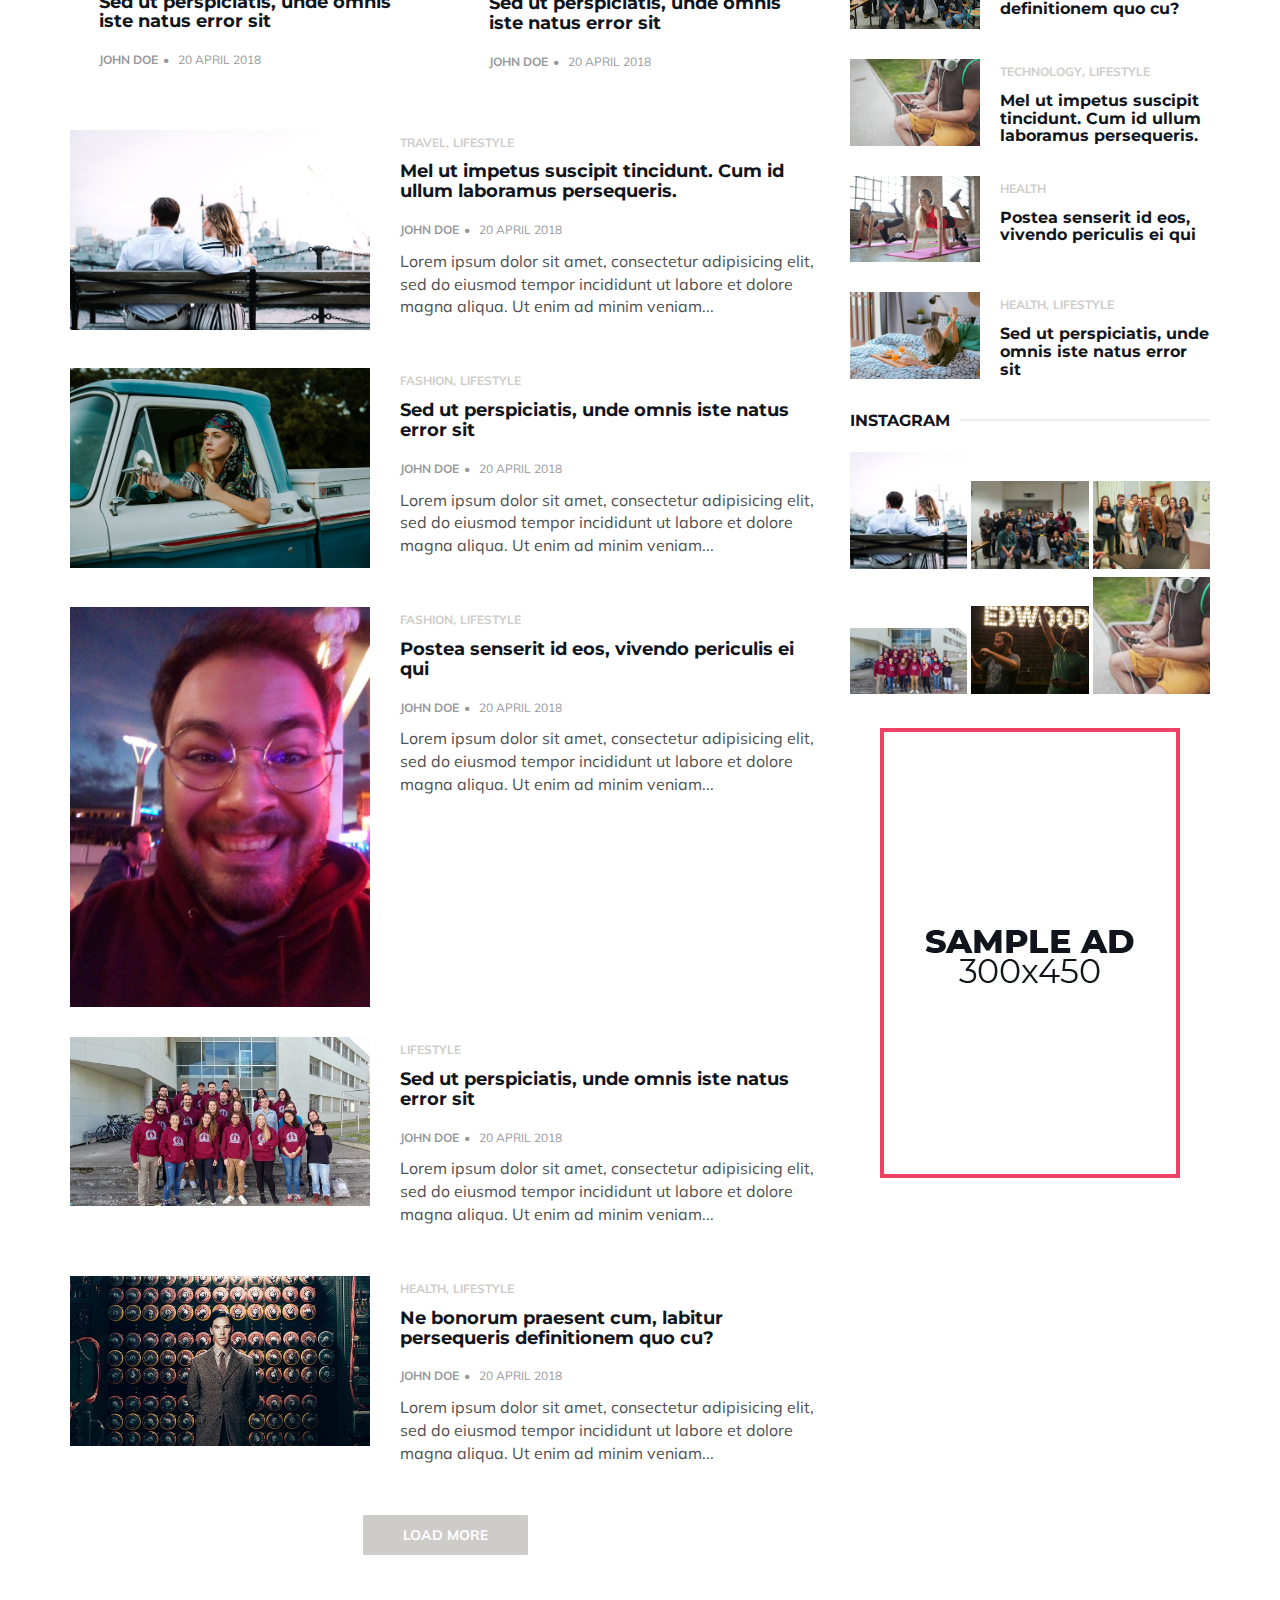
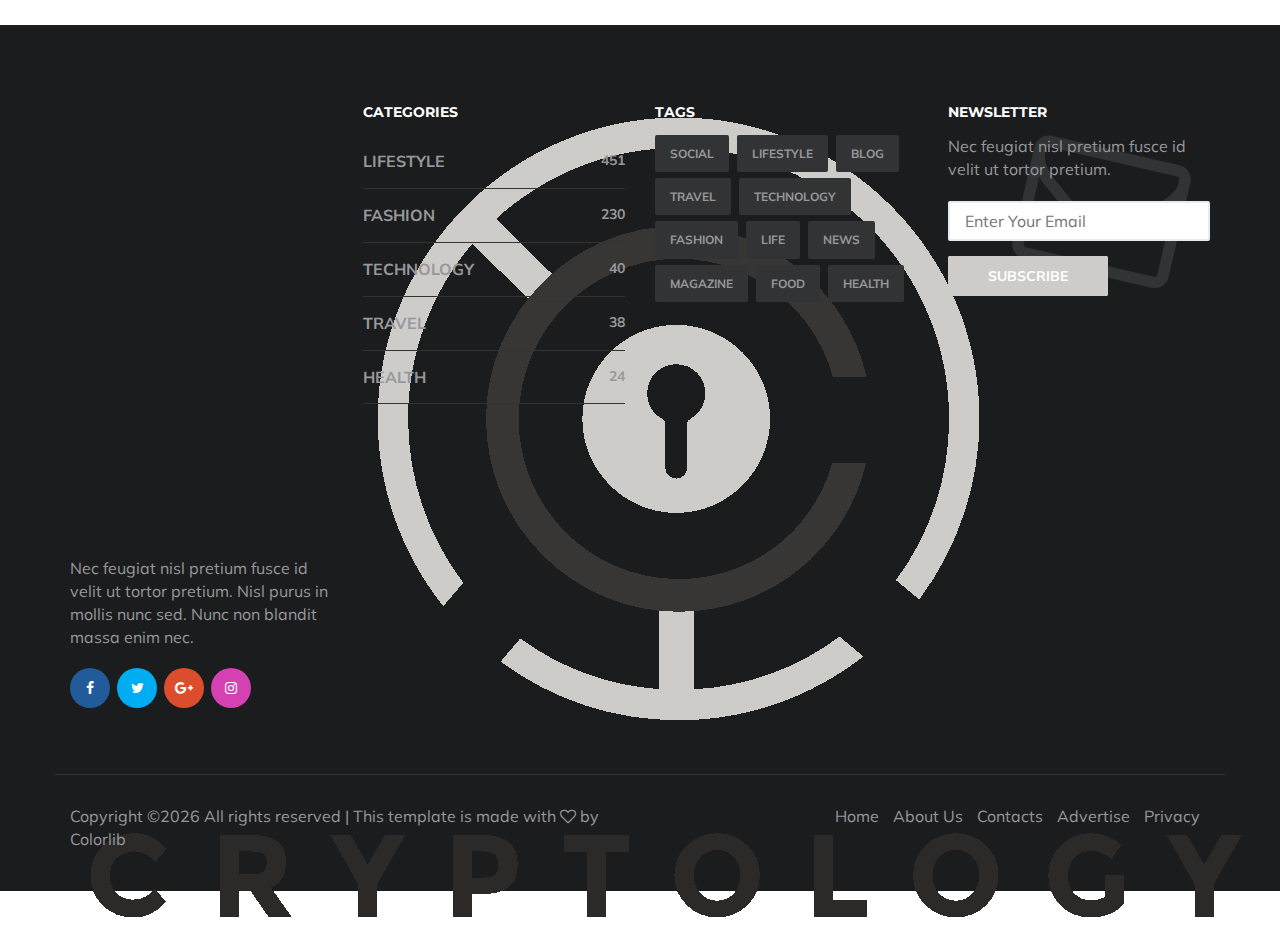
<file: category.html>
<!DOCTYPE html>
<html lang="en">

<head>
	<meta charset="utf-8">
	<meta http-equiv="X-UA-Compatible" content="IE=edge">
	<meta name="viewport" content="width=device-width, initial-scale=1">
	<!-- The above 3 meta tags *must* come first in the head; any other head content must come *after* these tags -->

	<title>Callie HTML Template</title>

	<!-- Google font -->
	<link href="https://fonts.googleapis.com/css?family=Montserrat:400,700%7CMuli:400,700" rel="stylesheet">

	<!-- Bootstrap -->
	<link type="text/css" rel="stylesheet" href="css/bootstrap.min.css" />

	<!-- Font Awesome Icon -->
	<link rel="stylesheet" href="css/font-awesome.min.css">

	<!-- Custom stlylesheet -->
	<link type="text/css" rel="stylesheet" href="css/style.css" />

	<!-- HTML5 shim and Respond.js for IE8 support of HTML5 elements and media queries -->
	<!-- WARNING: Respond.js doesn't work if you view the page via file:// -->
	<!--[if lt IE 9]>
		  <script src="https://oss.maxcdn.com/html5shiv/3.7.3/html5shiv.min.js"></script>
		  <script src="https://oss.maxcdn.com/respond/1.4.2/respond.min.js"></script>
		<![endif]-->

</head>

<body>
	<!-- HEADER -->
	<header id="header">
		<!-- NAV -->
		<div id="nav">
			<!-- Top Nav -->
			<div id="nav-top">
				<div class="container">
					<!-- social -->
					<ul class="nav-social">
						<li><a href="#"><i class="fa fa-facebook"></i></a></li>
						<li><a href="#"><i class="fa fa-twitter"></i></a></li>
						<li><a href="#"><i class="fa fa-google-plus"></i></a></li>
						<li><a href="#"><i class="fa fa-instagram"></i></a></li>
					</ul>
					<!-- /social -->

					<!-- logo -->
					<div class="nav-logo">
						<a href="index.html" class="logo"><img src="./img/logo.png" alt=""></a>
					</div>
					<!-- /logo -->

					<!-- search & aside toggle -->
					<div class="nav-btns">
						<button class="aside-btn"><i class="fa fa-bars"></i></button>
						<button class="search-btn"><i class="fa fa-search"></i></button>
						<div id="nav-search">
							<form>
								<input class="input" name="search" placeholder="Enter your search...">
							</form>
							<button class="nav-close search-close">
								<span></span>
							</button>
						</div>
					</div>
					<!-- /search & aside toggle -->
				</div>
			</div>
			<!-- /Top Nav -->

			<!-- Main Nav -->
			<div id="nav-bottom">
				<div class="container">
					<!-- nav -->
					<ul class="nav-menu">
						<li class="has-dropdown">
							<a href="index.html">Home</a>
							<div class="dropdown">
								<div class="dropdown-body">
									<ul class="dropdown-list">
										<li><a href="category.html">Category page</a></li>
										<li><a href="blog-post.html">Post page</a></li>
										<li><a href="author.html">Author page</a></li>
										<li><a href="about.html">About Us</a></li>
										<li><a href="contact.html">Contacts</a></li>
										<li><a href="blank.html">Regular</a></li>
									</ul>
								</div>
							</div>
						</li>
						<li class="has-dropdown megamenu">
							<a href="#">Lifestyle</a>
							<div class="dropdown tab-dropdown">
								<div class="row">
									<div class="col-md-2">
										<ul class="tab-nav">
											<li class="active"><a data-toggle="tab" href="#tab1">Lifestyle</a></li>
											<li><a data-toggle="tab" href="#tab2">Fashion</a></li>
											<li><a data-toggle="tab" href="#tab1">Health</a></li>
											<li><a data-toggle="tab" href="#tab2">Travel</a></li>
										</ul>
									</div>
									<div class="col-md-10">
										<div class="dropdown-body tab-content">
											<!-- tab1 -->
											<div id="tab1" class="tab-pane fade in active">
												<div class="row">
													<!-- post -->
													<div class="col-md-4">
														<div class="post post-sm">
															<a class="post-img" href="blog-post.html"><img src="./img/post-10.jpg" alt=""></a>
															<div class="post-body">
																<div class="post-category">
																	<a href="category.html">Travel</a>
																</div>
																<h3 class="post-title title-sm"><a href="blog-post.html">Sed ut perspiciatis, unde omnis iste natus error sit</a></h3>
																<ul class="post-meta">
																	<li><a href="author.html">John Doe</a></li>
																	<li>20 April 2018</li>
																</ul>
															</div>
														</div>
													</div>
													<!-- /post -->

													<!-- post -->
													<div class="col-md-4">
														<div class="post post-sm">
															<a class="post-img" href="blog-post.html"><img src="./img/post-13.jpg" alt=""></a>
															<div class="post-body">
																<div class="post-category">
																	<a href="category.html">Travel</a>
																	<a href="category.html">Lifestyle</a>
																</div>
																<h3 class="post-title title-sm"><a href="blog-post.html">Mel ut impetus suscipit tincidunt. Cum id ullum laboramus persequeris.</a></h3>
																<ul class="post-meta">
																	<li><a href="author.html">John Doe</a></li>
																	<li>20 April 2018</li>
																</ul>
															</div>
														</div>
													</div>
													<!-- /post -->

													<!-- post -->
													<div class="col-md-4">
														<div class="post post-sm">
															<a class="post-img" href="blog-post.html"><img src="./img/post-12.jpg" alt=""></a>
															<div class="post-body">
																<div class="post-category">
																	<a href="category.html">Lifestyle</a>
																</div>
																<h3 class="post-title title-sm"><a href="blog-post.html">Mel ut impetus suscipit tincidunt. Cum id ullum laboramus persequeris.</a></h3>
																<ul class="post-meta">
																	<li><a href="author.html">John Doe</a></li>
																	<li>20 April 2018</li>
																</ul>
															</div>
														</div>
													</div>
													<!-- /post -->
												</div>
											</div>
											<!-- /tab1 -->

											<!-- tab2 -->
											<div id="tab2" class="tab-pane fade in">
												<div class="row">
													<!-- post -->
													<div class="col-md-4">
														<div class="post post-sm">
															<a class="post-img" href="blog-post.html"><img src="./img/post-5.jpg" alt=""></a>
															<div class="post-body">
																<div class="post-category">
																	<a href="category.html">Lifestyle</a>
																</div>
																<h3 class="post-title title-sm"><a href="blog-post.html">Postea senserit id eos, vivendo periculis ei qui</a></h3>
																<ul class="post-meta">
																	<li><a href="author.html">John Doe</a></li>
																	<li>20 April 2018</li>
																</ul>
															</div>
														</div>
													</div>
													<!-- /post -->

													<!-- post -->
													<div class="col-md-4">
														<div class="post post-sm">
															<a class="post-img" href="blog-post.html"><img src="./img/post-8.jpg" alt=""></a>
															<div class="post-body">
																<div class="post-category">
																	<a href="category.html">Fashion</a>
																	<a href="category.html">Lifestyle</a>
																</div>
																<h3 class="post-title title-sm"><a href="blog-post.html">Sed ut perspiciatis, unde omnis iste natus error sit</a></h3>
																<ul class="post-meta">
																	<li><a href="author.html">John Doe</a></li>
																	<li>20 April 2018</li>
																</ul>
															</div>
														</div>
													</div>
													<!-- /post -->

													<!-- post -->
													<div class="col-md-4">
														<div class="post post-sm">
															<a class="post-img" href="blog-post.html"><img src="./img/post-9.jpg" alt=""></a>
															<div class="post-body">
																<div class="post-category">
																	<a href="category.html">Lifestyle</a>
																</div>
																<h3 class="post-title title-sm"><a href="blog-post.html">Mel ut impetus suscipit tincidunt. Cum id ullum laboramus persequeris.</a></h3>
																<ul class="post-meta">
																	<li><a href="author.html">John Doe</a></li>
																	<li>20 April 2018</li>
																</ul>
															</div>
														</div>
													</div>
													<!-- /post -->
												</div>
											</div>
											<!-- /tab2 -->

											<!-- /tab3 tab4 .. -->
										</div>
									</div>
								</div>
							</div>
						</li>
						<li class="has-dropdown megamenu">
							<a href="#">Fashion</a>
							<div class="dropdown">
								<div class="dropdown-body">
									<div class="row">
										<div class="col-md-3">
											<h4 class="dropdown-heading">Categories</h4>
											<ul class="dropdown-list">
												<li><a href="#">Lifestyle</a></li>
												<li><a href="#">Fashion</a></li>
												<li><a href="#">Technology</a></li>
												<li><a href="#">Health</a></li>
												<li><a href="#">Travel</a></li>
											</ul>
										</div>
										<div class="col-md-3">
											<h4 class="dropdown-heading">Lifestyle</h4>
											<ul class="dropdown-list">
												<li><a href="#">Lifestyle</a></li>
												<li><a href="#">Fashion</a></li>
												<li><a href="#">Health</a></li>
											</ul>
											<h4 class="dropdown-heading">Technology</h4>
											<ul class="dropdown-list">
												<li><a href="#">Lifestyle</a></li>
												<li><a href="#">Travel</a></li>
											</ul>
										</div>
										<div class="col-md-3">
											<h4 class="dropdown-heading">Fashion</h4>
											<ul class="dropdown-list">
												<li><a href="#">Fashion</a></li>
												<li><a href="#">Technology</a></li>
											</ul>
											<h4 class="dropdown-heading">Travel</h4>
											<ul class="dropdown-list">
												<li><a href="#">Lifestyle</a></li>
												<li><a href="#">Healtth</a></li>
												<li><a href="#">Fashion</a></li>
											</ul>
										</div>
										<div class="col-md-3">
											<h4 class="dropdown-heading">Health</h4>
											<ul class="dropdown-list">
												<li><a href="#">Technology</a></li>
												<li><a href="#">Fashion</a></li>
												<li><a href="#">Health</a></li>
												<li><a href="#">Travel</a></li>
											</ul>
										</div>
									</div>
								</div>
							</div>
						</li>
						<li><a href="#">Technology</a></li>
						<li><a href="#">Health</a></li>
						<li><a href="#">Travel</a></li>
					</ul>
					<!-- /nav -->
				</div>
			</div>
			<!-- /Main Nav -->

			<!-- Aside Nav -->
			<div id="nav-aside">
				<ul class="nav-aside-menu">
					<li><a href="index.html">Home</a></li>
					<li class="has-dropdown"><a>Categories</a>
						<ul class="dropdown">
							<li><a href="#">Lifestyle</a></li>
							<li><a href="#">Fashion</a></li>
							<li><a href="#">Technology</a></li>
							<li><a href="#">Travel</a></li>
							<li><a href="#">Health</a></li>
						</ul>
					</li>
					<li><a href="about.html">About Us</a></li>
					<li><a href="contact.html">Contacts</a></li>
					<li><a href="#">Advertise</a></li>
				</ul>
				<button class="nav-close nav-aside-close"><span></span></button>
			</div>
			<!-- /Aside Nav -->
		</div>
		<!-- /NAV -->

		<!-- PAGE HEADER -->
		<div class="page-header">
			<div class="page-header-bg" style="background-image: url('./img/header-2.jpg');" data-stellar-background-ratio="0.5"></div>
			<div class="container">
				<div class="row">
					<div class="col-md-offset-1 col-md-10 text-center">
						<h1 class="text-uppercase">Lifestyle</h1>
					</div>
				</div>
			</div>
		</div>
		<!-- /PAGE HEADER -->
	</header>
	<!-- /HEADER -->

	<!-- SECTION -->
	<div class="section">
		<!-- container -->
		<div class="container">
			<!-- row -->
			<div class="row">
				<div class="col-md-8">
					<!-- post -->
					<div class="post post-thumb">
						<a class="post-img" href="blog-post.html"><img src="./img/hot-post-3.jpg" alt=""></a>
						<div class="post-body">
							<div class="post-category">
								<a href="category.html">Fashion</a>
								<a href="category.html">Lifestyle</a>
							</div>
							<h3 class="post-title title-lg"><a href="blog-post.html">Mel ut impetus suscipit tincidunt. Cum id ullum laboramus persequeris.</a></h3>
							<ul class="post-meta">
								<li><a href="author.html">John Doe</a></li>
								<li>20 April 2018</li>
							</ul>
						</div>
					</div>
					<!-- /post -->

					<div class="row">
						<!-- post -->
						<div class="col-md-6">
							<div class="post">
								<a class="post-img" href="blog-post.html"><img src="./img/post-3.jpg" alt=""></a>
								<div class="post-body">
									<div class="post-category">
										<a href="category.html">Lifestyle</a>
									</div>
									<h3 class="post-title"><a href="blog-post.html">Ne bonorum praesent cum, labitur persequeris definitionem quo cu?</a></h3>
									<ul class="post-meta">
										<li><a href="author.html">John Doe</a></li>
										<li>20 April 2018</li>
									</ul>
								</div>
							</div>
						</div>
						<!-- /post -->

						<!-- post -->
						<div class="col-md-6">
							<div class="post">
								<a class="post-img" href="blog-post.html"><img src="./img/post-5.jpg" alt=""></a>
								<div class="post-body">
									<div class="post-category">
										<a href="category.html">Lifestyle</a>
									</div>
									<h3 class="post-title"><a href="blog-post.html">Postea senserit id eos, vivendo periculis ei qui</a></h3>
									<ul class="post-meta">
										<li><a href="author.html">John Doe</a></li>
										<li>20 April 2018</li>
									</ul>
								</div>
							</div>
						</div>
						<!-- /post -->

						<div class="clearfix visible-md visible-lg"></div>

						<!-- post -->
						<div class="col-md-6">
							<div class="post">
								<a class="post-img" href="blog-post.html"><img src="./img/post-9.jpg" alt=""></a>
								<div class="post-body">
									<div class="post-category">
										<a href="category.html">Lifestyle</a>
									</div>
									<h3 class="post-title"><a href="blog-post.html">Sed ut perspiciatis, unde omnis iste natus error sit</a></h3>
									<ul class="post-meta">
										<li><a href="author.html">John Doe</a></li>
										<li>20 April 2018</li>
									</ul>
								</div>
							</div>
						</div>
						<!-- /post -->

						<!-- post -->
						<div class="col-md-6">
							<div class="post">
								<a class="post-img" href="blog-post.html"><img src="./img/post-7.jpg" alt=""></a>
								<div class="post-body">
									<div class="post-category">
										<a href="category.html">Health</a>
										<a href="category.html">Lifestyle</a>
									</div>
									<h3 class="post-title"><a href="blog-post.html">Sed ut perspiciatis, unde omnis iste natus error sit</a></h3>
									<ul class="post-meta">
										<li><a href="author.html">John Doe</a></li>
										<li>20 April 2018</li>
									</ul>
								</div>
							</div>
						</div>
						<!-- /post -->
					</div>

					<!-- post -->
					<div class="post post-row">
						<a class="post-img" href="blog-post.html"><img src="./img/post-13.jpg" alt=""></a>
						<div class="post-body">
							<div class="post-category">
								<a href="category.html">Travel</a>
								<a href="category.html">Lifestyle</a>
							</div>
							<h3 class="post-title"><a href="blog-post.html">Mel ut impetus suscipit tincidunt. Cum id ullum laboramus persequeris.</a></h3>
							<ul class="post-meta">
								<li><a href="author.html">John Doe</a></li>
								<li>20 April 2018</li>
							</ul>
							<p>Lorem ipsum dolor sit amet, consectetur adipisicing elit, sed do eiusmod tempor incididunt ut labore et dolore magna aliqua. Ut enim ad minim veniam...</p>
						</div>
					</div>
					<!-- /post -->

					<!-- post -->
					<div class="post post-row">
						<a class="post-img" href="blog-post.html"><img src="./img/post-6.jpg" alt=""></a>
						<div class="post-body">
							<div class="post-category">
								<a href="category.html">Fashion</a>
								<a href="category.html">Lifestyle</a>
							</div>
							<h3 class="post-title"><a href="blog-post.html">Sed ut perspiciatis, unde omnis iste natus error sit</a></h3>
							<ul class="post-meta">
								<li><a href="author.html">John Doe</a></li>
								<li>20 April 2018</li>
							</ul>
							<p>Lorem ipsum dolor sit amet, consectetur adipisicing elit, sed do eiusmod tempor incididunt ut labore et dolore magna aliqua. Ut enim ad minim veniam...</p>
						</div>
					</div>
					<!-- /post -->

					<!-- post -->
					<div class="post post-row">
						<a class="post-img" href="blog-post.html"><img src="./img/post-8.jpg" alt=""></a>
						<div class="post-body">
							<div class="post-category">
								<a href="category.html">Fashion</a>
								<a href="category.html">Lifestyle</a>
							</div>
							<h3 class="post-title"><a href="blog-post.html">Postea senserit id eos, vivendo periculis ei qui</a></h3>
							<ul class="post-meta">
								<li><a href="author.html">John Doe</a></li>
								<li>20 April 2018</li>
							</ul>
							<p>Lorem ipsum dolor sit amet, consectetur adipisicing elit, sed do eiusmod tempor incididunt ut labore et dolore magna aliqua. Ut enim ad minim veniam...</p>
						</div>
					</div>
					<!-- /post -->

					<!-- post -->
					<div class="post post-row">
						<a class="post-img" href="blog-post.html"><img src="./img/post-12.jpg" alt=""></a>
						<div class="post-body">
							<div class="post-category">
								<a href="category.html">Lifestyle</a>
							</div>
							<h3 class="post-title"><a href="blog-post.html">Sed ut perspiciatis, unde omnis iste natus error sit</a></h3>
							<ul class="post-meta">
								<li><a href="author.html">John Doe</a></li>
								<li>20 April 2018</li>
							</ul>
							<p>Lorem ipsum dolor sit amet, consectetur adipisicing elit, sed do eiusmod tempor incididunt ut labore et dolore magna aliqua. Ut enim ad minim veniam...</p>
						</div>
					</div>
					<!-- /post -->

					<!-- post -->
					<div class="post post-row">
						<a class="post-img" href="blog-post.html"><img src="./img/post-7.jpg" alt=""></a>
						<div class="post-body">
							<div class="post-category">
								<a href="category.html">Health</a>
								<a href="category.html">Lifestyle</a>
							</div>
							<h3 class="post-title"><a href="blog-post.html">Ne bonorum praesent cum, labitur persequeris definitionem quo cu?</a></h3>
							<ul class="post-meta">
								<li><a href="author.html">John Doe</a></li>
								<li>20 April 2018</li>
							</ul>
							<p>Lorem ipsum dolor sit amet, consectetur adipisicing elit, sed do eiusmod tempor incididunt ut labore et dolore magna aliqua. Ut enim ad minim veniam...</p>
						</div>
					</div>
					<!-- /post -->

					<div class="section-row loadmore text-center">
						<a href="#" class="primary-button">Load More</a>
					</div>
				</div>

				<div class="col-md-4">
					<!-- ad widget-->
					<div class="aside-widget text-center">
						<a href="#" style="display: inline-block;margin: auto;">
							<img class="img-responsive" src="./img/ad-3.jpg" alt="">
						</a>
					</div>
					<!-- /ad widget -->

					<!-- social widget -->
					<div class="aside-widget">
						<div class="section-title">
							<h2 class="title">Social Media</h2>
						</div>
						<div class="social-widget">
							<ul>
								<li>
									<a href="#" class="social-facebook">
										<i class="fa fa-facebook"></i>
										<span>21.2K<br>Followers</span>
									</a>
								</li>
								<li>
									<a href="#" class="social-twitter">
										<i class="fa fa-twitter"></i>
										<span>10.2K<br>Followers</span>
									</a>
								</li>
								<li>
									<a href="#" class="social-google-plus">
										<i class="fa fa-google-plus"></i>
										<span>5K<br>Followers</span>
									</a>
								</li>
							</ul>
						</div>
					</div>
					<!-- /social widget -->

					<!-- category widget -->
					<div class="aside-widget">
						<div class="section-title">
							<h2 class="title">Categories</h2>
						</div>
						<div class="category-widget">
							<ul>
								<li><a href="#">Lifestyle <span>451</span></a></li>
								<li><a href="#">Fashion <span>230</span></a></li>
								<li><a href="#">Technology <span>40</span></a></li>
								<li><a href="#">Travel <span>38</span></a></li>
								<li><a href="#">Health <span>24</span></a></li>
							</ul>
						</div>
					</div>
					<!-- /category widget -->

					<!-- newsletter widget -->
					<div class="aside-widget">
						<div class="section-title">
							<h2 class="title">Newsletter</h2>
						</div>
						<div class="newsletter-widget">
							<form>
								<p>Nec feugiat nisl pretium fusce id velit ut tortor pretium.</p>
								<input class="input" name="newsletter" placeholder="Enter Your Email">
								<button class="primary-button">Subscribe</button>
							</form>
						</div>
					</div>
					<!-- /newsletter widget -->

					<!-- post widget -->
					<div class="aside-widget">
						<div class="section-title">
							<h2 class="title">Popular Posts</h2>
						</div>
						<!-- post -->
						<div class="post post-widget">
							<a class="post-img" href="blog-post.html"><img src="./img/widget-3.jpg" alt=""></a>
							<div class="post-body">
								<div class="post-category">
									<a href="category.html">Lifestyle</a>
								</div>
								<h3 class="post-title"><a href="blog-post.html">Ne bonorum praesent cum, labitur persequeris definitionem quo cu?</a></h3>
							</div>
						</div>
						<!-- /post -->

						<!-- post -->
						<div class="post post-widget">
							<a class="post-img" href="blog-post.html"><img src="./img/widget-2.jpg" alt=""></a>
							<div class="post-body">
								<div class="post-category">
									<a href="category.html">Technology</a>
									<a href="category.html">Lifestyle</a>
								</div>
								<h3 class="post-title"><a href="blog-post.html">Mel ut impetus suscipit tincidunt. Cum id ullum laboramus persequeris.</a></h3>
							</div>
						</div>
						<!-- /post -->

						<!-- post -->
						<div class="post post-widget">
							<a class="post-img" href="blog-post.html"><img src="./img/widget-4.jpg" alt=""></a>
							<div class="post-body">
								<div class="post-category">
									<a href="category.html">Health</a>
								</div>
								<h3 class="post-title"><a href="blog-post.html">Postea senserit id eos, vivendo periculis ei qui</a></h3>
							</div>
						</div>
						<!-- /post -->

						<!-- post -->
						<div class="post post-widget">
							<a class="post-img" href="blog-post.html"><img src="./img/widget-5.jpg" alt=""></a>
							<div class="post-body">
								<div class="post-category">
									<a href="category.html">Health</a>
									<a href="category.html">Lifestyle</a>
								</div>
								<h3 class="post-title"><a href="blog-post.html">Sed ut perspiciatis, unde omnis iste natus error sit</a></h3>
							</div>
						</div>
						<!-- /post -->
					</div>
					<!-- /post widget -->

					<!-- galery widget -->
					<div class="aside-widget">
						<div class="section-title">
							<h2 class="title">Instagram</h2>
						</div>
						<div class="galery-widget">
							<ul>
								<li><a href="#"><img src="./img/galery-1.jpg" alt=""></a></li>
								<li><a href="#"><img src="./img/galery-2.jpg" alt=""></a></li>
								<li><a href="#"><img src="./img/galery-3.jpg" alt=""></a></li>
								<li><a href="#"><img src="./img/galery-4.jpg" alt=""></a></li>
								<li><a href="#"><img src="./img/galery-5.jpg" alt=""></a></li>
								<li><a href="#"><img src="./img/galery-6.jpg" alt=""></a></li>
							</ul>
						</div>
					</div>
					<!-- /galery widget -->

					<!-- Ad widget -->
					<div class="aside-widget text-center">
						<a href="#" style="display: inline-block;margin: auto;">
							<img class="img-responsive" src="./img/ad-1.jpg" alt="">
						</a>
					</div>
					<!-- /Ad widget -->
				</div>
			</div>
			<!-- /row -->
		</div>
		<!-- /container -->
	</div>
	<!-- /SECTION -->

	<!-- FOOTER -->
	<footer id="footer">
		<!-- container -->
		<div class="container">
			<!-- row -->
			<div class="row">
				<div class="col-md-3">
					<div class="footer-widget">
						<div class="footer-logo">
							<a href="index.html" class="logo"><img src="./img/logo-alt.png" alt=""></a>
						</div>
						<p>Nec feugiat nisl pretium fusce id velit ut tortor pretium. Nisl purus in mollis nunc sed. Nunc non blandit massa enim nec.</p>
						<ul class="contact-social">
							<li><a href="#" class="social-facebook"><i class="fa fa-facebook"></i></a></li>
							<li><a href="#" class="social-twitter"><i class="fa fa-twitter"></i></a></li>
							<li><a href="#" class="social-google-plus"><i class="fa fa-google-plus"></i></a></li>
							<li><a href="#" class="social-instagram"><i class="fa fa-instagram"></i></a></li>
						</ul>
					</div>
				</div>
				<div class="col-md-3">
					<div class="footer-widget">
						<h3 class="footer-title">Categories</h3>
						<div class="category-widget">
							<ul>
								<li><a href="#">Lifestyle <span>451</span></a></li>
								<li><a href="#">Fashion <span>230</span></a></li>
								<li><a href="#">Technology <span>40</span></a></li>
								<li><a href="#">Travel <span>38</span></a></li>
								<li><a href="#">Health <span>24</span></a></li>
							</ul>
						</div>
					</div>
				</div>
				<div class="col-md-3">
					<div class="footer-widget">
						<h3 class="footer-title">Tags</h3>
						<div class="tags-widget">
							<ul>
								<li><a href="#">Social</a></li>
								<li><a href="#">Lifestyle</a></li>
								<li><a href="#">Blog</a></li>
								<li><a href="#">Travel</a></li>
								<li><a href="#">Technology</a></li>
								<li><a href="#">Fashion</a></li>
								<li><a href="#">Life</a></li>
								<li><a href="#">News</a></li>
								<li><a href="#">Magazine</a></li>
								<li><a href="#">Food</a></li>
								<li><a href="#">Health</a></li>
							</ul>
						</div>
					</div>
				</div>
				<div class="col-md-3">
					<div class="footer-widget">
						<h3 class="footer-title">Newsletter</h3>
						<div class="newsletter-widget">
							<form>
								<p>Nec feugiat nisl pretium fusce id velit ut tortor pretium.</p>
								<input class="input" name="newsletter" placeholder="Enter Your Email">
								<button class="primary-button">Subscribe</button>
							</form>
						</div>
					</div>
				</div>
			</div>
			<!-- /row -->

			<!-- row -->
			<div class="footer-bottom row">
				<div class="col-md-6 col-md-push-6">
					<ul class="footer-nav">
						<li><a href="index.html">Home</a></li>
						<li><a href="about.html">About Us</a></li>
						<li><a href="contact.html">Contacts</a></li>
						<li><a href="#">Advertise</a></li>
						<li><a href="#">Privacy</a></li>
					</ul>
				</div>
				<div class="col-md-6 col-md-pull-6">
					<div class="footer-copyright">
						<!-- Link back to Colorlib can't be removed. Template is licensed under CC BY 3.0. -->
Copyright &copy;<script>document.write(new Date().getFullYear());</script> All rights reserved | This template is made with <i class="fa fa-heart-o" aria-hidden="true"></i> by <a href="https://colorlib.com" target="_blank">Colorlib</a>
<!-- Link back to Colorlib can't be removed. Template is licensed under CC BY 3.0. -->
					</div>
				</div>
			</div>
			<!-- /row -->
		</div>
		<!-- /container -->
	</footer>
	<!-- /FOOTER -->

	<!-- jQuery Plugins -->
	<script src="js/jquery.min.js"></script>
	<script src="js/bootstrap.min.js"></script>
	<script src="js/jquery.stellar.min.js"></script>
	<script src="js/main.js"></script>

</body>

</html>
</file>
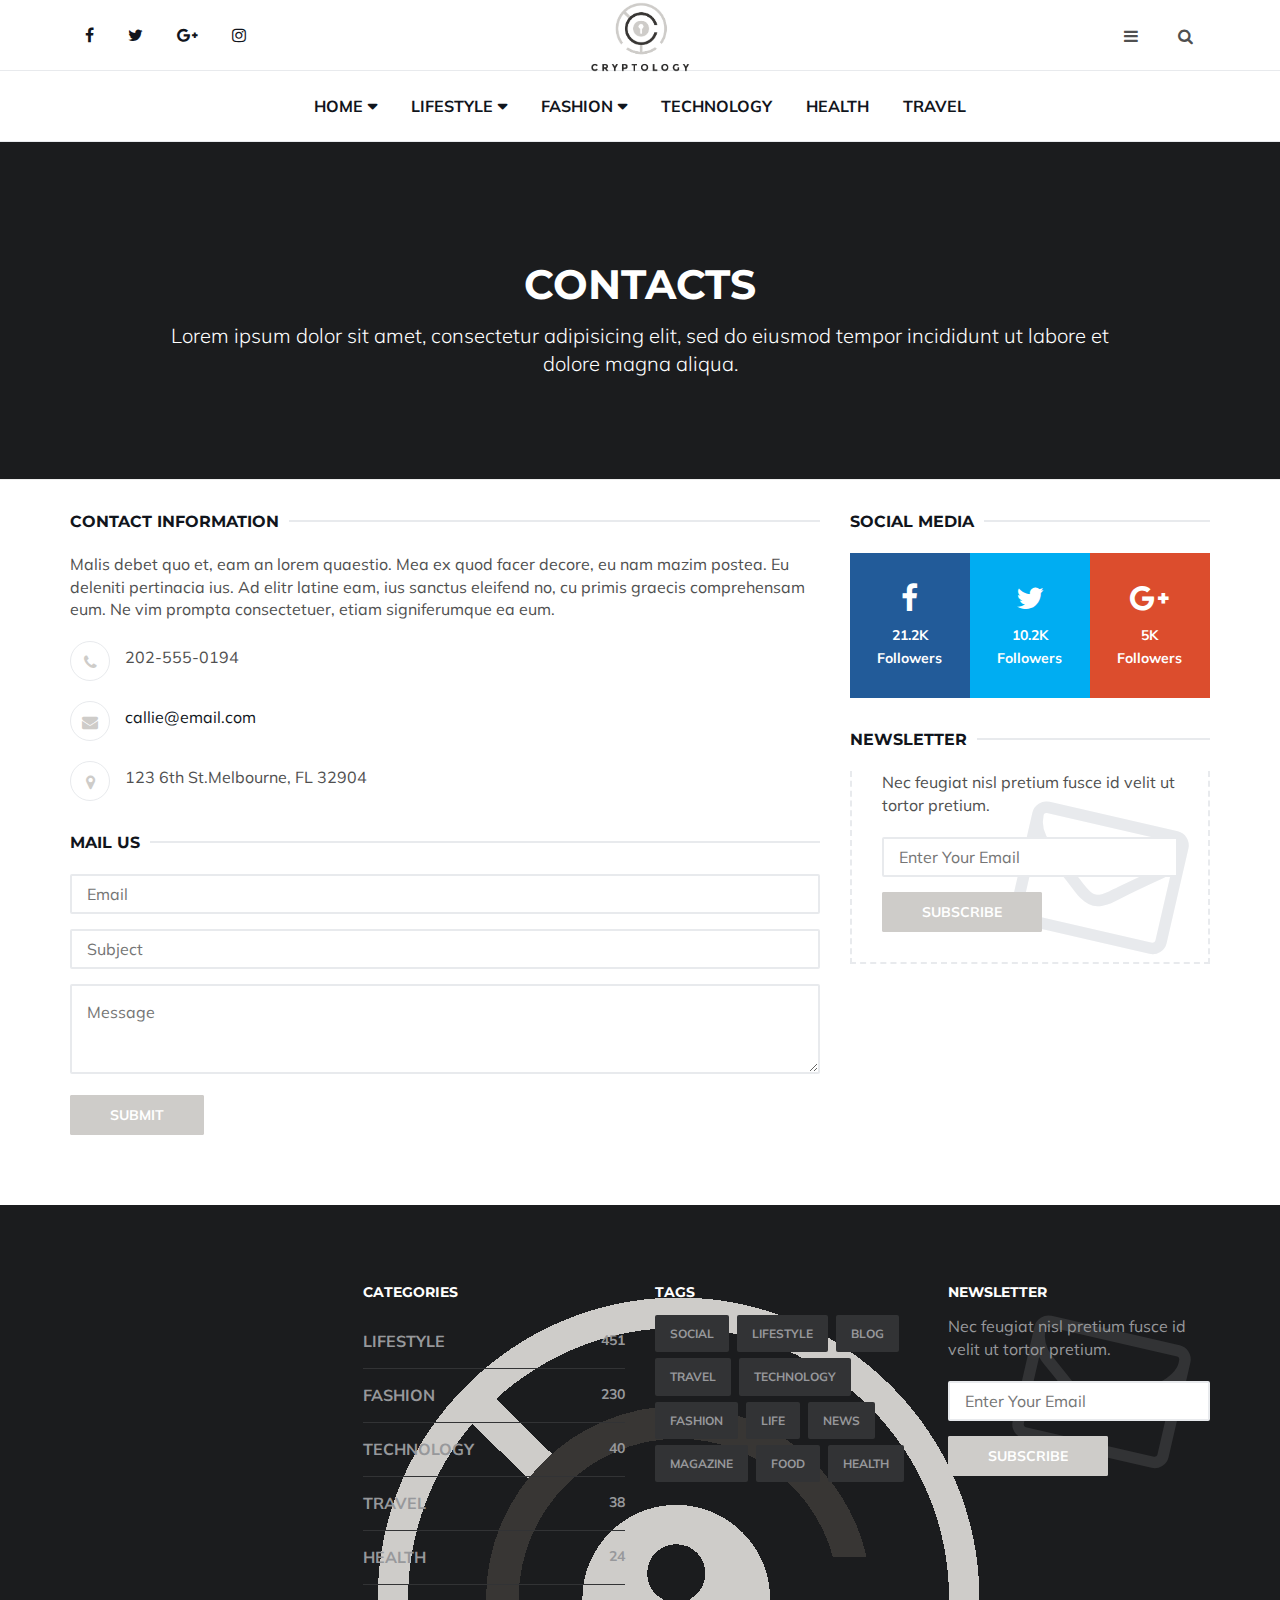
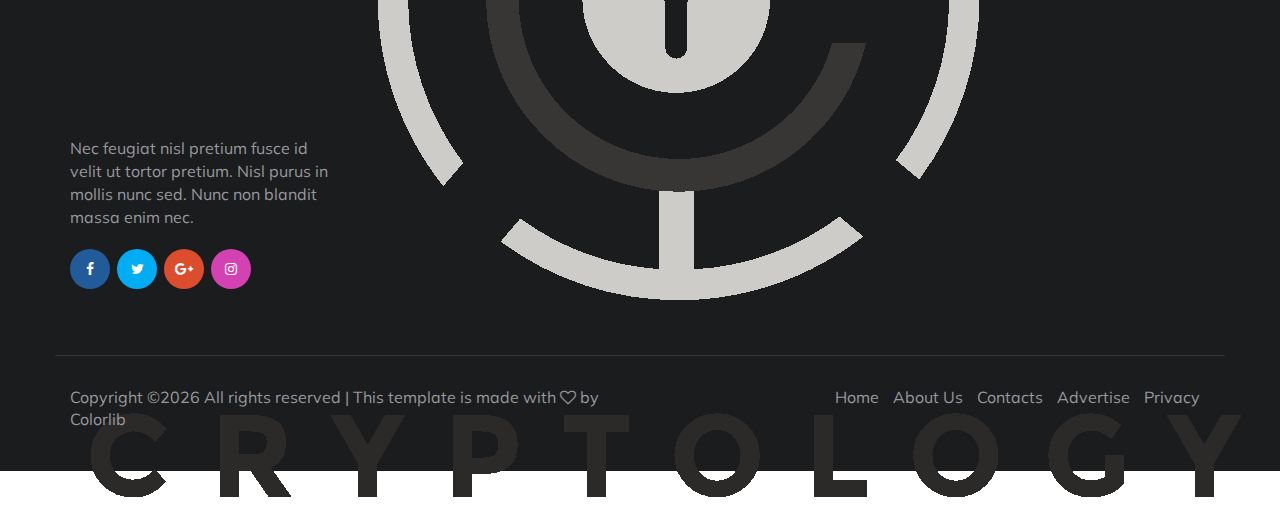
<file: contact.html>
<!DOCTYPE html>
<html lang="en">

<head>
	<meta charset="utf-8">
	<meta http-equiv="X-UA-Compatible" content="IE=edge">
	<meta name="viewport" content="width=device-width, initial-scale=1">
	<!-- The above 3 meta tags *must* come first in the head; any other head content must come *after* these tags -->

	<title>Callie HTML Template</title>

	<!-- Google font -->
	<link href="https://fonts.googleapis.com/css?family=Montserrat:400,700%7CMuli:400,700" rel="stylesheet">

	<!-- Bootstrap -->
	<link type="text/css" rel="stylesheet" href="css/bootstrap.min.css" />

	<!-- Font Awesome Icon -->
	<link rel="stylesheet" href="css/font-awesome.min.css">

	<!-- Custom stlylesheet -->
	<link type="text/css" rel="stylesheet" href="css/style.css" />

	<!-- HTML5 shim and Respond.js for IE8 support of HTML5 elements and media queries -->
	<!-- WARNING: Respond.js doesn't work if you view the page via file:// -->
	<!--[if lt IE 9]>
		  <script src="https://oss.maxcdn.com/html5shiv/3.7.3/html5shiv.min.js"></script>
		  <script src="https://oss.maxcdn.com/respond/1.4.2/respond.min.js"></script>
		<![endif]-->

</head>

<body>
	<!-- HEADER -->
	<header id="header">
		<!-- NAV -->
		<div id="nav">
			<!-- Top Nav -->
			<div id="nav-top">
				<div class="container">
					<!-- social -->
					<ul class="nav-social">
						<li><a href="#"><i class="fa fa-facebook"></i></a></li>
						<li><a href="#"><i class="fa fa-twitter"></i></a></li>
						<li><a href="#"><i class="fa fa-google-plus"></i></a></li>
						<li><a href="#"><i class="fa fa-instagram"></i></a></li>
					</ul>
					<!-- /social -->

					<!-- logo -->
					<div class="nav-logo">
						<a href="index.html" class="logo"><img src="./img/logo.png" alt=""></a>
					</div>
					<!-- /logo -->

					<!-- search & aside toggle -->
					<div class="nav-btns">
						<button class="aside-btn"><i class="fa fa-bars"></i></button>
						<button class="search-btn"><i class="fa fa-search"></i></button>
						<div id="nav-search">
							<form>
								<input class="input" name="search" placeholder="Enter your search...">
							</form>
							<button class="nav-close search-close">
								<span></span>
							</button>
						</div>
					</div>
					<!-- /search & aside toggle -->
				</div>
			</div>
			<!-- /Top Nav -->

			<!-- Main Nav -->
			<div id="nav-bottom">
				<div class="container">
					<!-- nav -->
					<ul class="nav-menu">
						<li class="has-dropdown">
							<a href="index.html">Home</a>
							<div class="dropdown">
								<div class="dropdown-body">
									<ul class="dropdown-list">
										<li><a href="category.html">Category page</a></li>
										<li><a href="blog-post.html">Post page</a></li>
										<li><a href="author.html">Author page</a></li>
										<li><a href="about.html">About Us</a></li>
										<li><a href="contact.html">Contacts</a></li>
										<li><a href="blank.html">Regular</a></li>
									</ul>
								</div>
							</div>
						</li>
						<li class="has-dropdown megamenu">
							<a href="#">Lifestyle</a>
							<div class="dropdown tab-dropdown">
								<div class="row">
									<div class="col-md-2">
										<ul class="tab-nav">
											<li class="active"><a data-toggle="tab" href="#tab1">Lifestyle</a></li>
											<li><a data-toggle="tab" href="#tab2">Fashion</a></li>
											<li><a data-toggle="tab" href="#tab1">Health</a></li>
											<li><a data-toggle="tab" href="#tab2">Travel</a></li>
										</ul>
									</div>
									<div class="col-md-10">
										<div class="dropdown-body tab-content">
											<!-- tab1 -->
											<div id="tab1" class="tab-pane fade in active">
												<div class="row">
													<!-- post -->
													<div class="col-md-4">
														<div class="post post-sm">
															<a class="post-img" href="blog-post.html"><img src="./img/post-10.jpg" alt=""></a>
															<div class="post-body">
																<div class="post-category">
																	<a href="category.html">Travel</a>
																</div>
																<h3 class="post-title title-sm"><a href="blog-post.html">Sed ut perspiciatis, unde omnis iste natus error sit</a></h3>
																<ul class="post-meta">
																	<li><a href="author.html">John Doe</a></li>
																	<li>20 April 2018</li>
																</ul>
															</div>
														</div>
													</div>
													<!-- /post -->

													<!-- post -->
													<div class="col-md-4">
														<div class="post post-sm">
															<a class="post-img" href="blog-post.html"><img src="./img/post-13.jpg" alt=""></a>
															<div class="post-body">
																<div class="post-category">
																	<a href="category.html">Travel</a>
																	<a href="category.html">Lifestyle</a>
																</div>
																<h3 class="post-title title-sm"><a href="blog-post.html">Mel ut impetus suscipit tincidunt. Cum id ullum laboramus persequeris.</a></h3>
																<ul class="post-meta">
																	<li><a href="author.html">John Doe</a></li>
																	<li>20 April 2018</li>
																</ul>
															</div>
														</div>
													</div>
													<!-- /post -->

													<!-- post -->
													<div class="col-md-4">
														<div class="post post-sm">
															<a class="post-img" href="blog-post.html"><img src="./img/post-12.jpg" alt=""></a>
															<div class="post-body">
																<div class="post-category">
																	<a href="category.html">Lifestyle</a>
																</div>
																<h3 class="post-title title-sm"><a href="blog-post.html">Mel ut impetus suscipit tincidunt. Cum id ullum laboramus persequeris.</a></h3>
																<ul class="post-meta">
																	<li><a href="author.html">John Doe</a></li>
																	<li>20 April 2018</li>
																</ul>
															</div>
														</div>
													</div>
													<!-- /post -->
												</div>
											</div>
											<!-- /tab1 -->

											<!-- tab2 -->
											<div id="tab2" class="tab-pane fade in">
												<div class="row">
													<!-- post -->
													<div class="col-md-4">
														<div class="post post-sm">
															<a class="post-img" href="blog-post.html"><img src="./img/post-5.jpg" alt=""></a>
															<div class="post-body">
																<div class="post-category">
																	<a href="category.html">Lifestyle</a>
																</div>
																<h3 class="post-title title-sm"><a href="blog-post.html">Postea senserit id eos, vivendo periculis ei qui</a></h3>
																<ul class="post-meta">
																	<li><a href="author.html">John Doe</a></li>
																	<li>20 April 2018</li>
																</ul>
															</div>
														</div>
													</div>
													<!-- /post -->

													<!-- post -->
													<div class="col-md-4">
														<div class="post post-sm">
															<a class="post-img" href="blog-post.html"><img src="./img/post-8.jpg" alt=""></a>
															<div class="post-body">
																<div class="post-category">
																	<a href="category.html">Fashion</a>
																	<a href="category.html">Lifestyle</a>
																</div>
																<h3 class="post-title title-sm"><a href="blog-post.html">Sed ut perspiciatis, unde omnis iste natus error sit</a></h3>
																<ul class="post-meta">
																	<li><a href="author.html">John Doe</a></li>
																	<li>20 April 2018</li>
																</ul>
															</div>
														</div>
													</div>
													<!-- /post -->

													<!-- post -->
													<div class="col-md-4">
														<div class="post post-sm">
															<a class="post-img" href="blog-post.html"><img src="./img/post-9.jpg" alt=""></a>
															<div class="post-body">
																<div class="post-category">
																	<a href="category.html">Lifestyle</a>
																</div>
																<h3 class="post-title title-sm"><a href="blog-post.html">Mel ut impetus suscipit tincidunt. Cum id ullum laboramus persequeris.</a></h3>
																<ul class="post-meta">
																	<li><a href="author.html">John Doe</a></li>
																	<li>20 April 2018</li>
																</ul>
															</div>
														</div>
													</div>
													<!-- /post -->
												</div>
											</div>
											<!-- /tab2 -->

											<!-- /tab3 tab4 .. -->
										</div>
									</div>
								</div>
							</div>
						</li>
						<li class="has-dropdown megamenu">
							<a href="#">Fashion</a>
							<div class="dropdown">
								<div class="dropdown-body">
									<div class="row">
										<div class="col-md-3">
											<h4 class="dropdown-heading">Categories</h4>
											<ul class="dropdown-list">
												<li><a href="#">Lifestyle</a></li>
												<li><a href="#">Fashion</a></li>
												<li><a href="#">Technology</a></li>
												<li><a href="#">Health</a></li>
												<li><a href="#">Travel</a></li>
											</ul>
										</div>
										<div class="col-md-3">
											<h4 class="dropdown-heading">Lifestyle</h4>
											<ul class="dropdown-list">
												<li><a href="#">Lifestyle</a></li>
												<li><a href="#">Fashion</a></li>
												<li><a href="#">Health</a></li>
											</ul>
											<h4 class="dropdown-heading">Technology</h4>
											<ul class="dropdown-list">
												<li><a href="#">Lifestyle</a></li>
												<li><a href="#">Travel</a></li>
											</ul>
										</div>
										<div class="col-md-3">
											<h4 class="dropdown-heading">Fashion</h4>
											<ul class="dropdown-list">
												<li><a href="#">Fashion</a></li>
												<li><a href="#">Technology</a></li>
											</ul>
											<h4 class="dropdown-heading">Travel</h4>
											<ul class="dropdown-list">
												<li><a href="#">Lifestyle</a></li>
												<li><a href="#">Healtth</a></li>
												<li><a href="#">Fashion</a></li>
											</ul>
										</div>
										<div class="col-md-3">
											<h4 class="dropdown-heading">Health</h4>
											<ul class="dropdown-list">
												<li><a href="#">Technology</a></li>
												<li><a href="#">Fashion</a></li>
												<li><a href="#">Health</a></li>
												<li><a href="#">Travel</a></li>
											</ul>
										</div>
									</div>
								</div>
							</div>
						</li>
						<li><a href="#">Technology</a></li>
						<li><a href="#">Health</a></li>
						<li><a href="#">Travel</a></li>
					</ul>
					<!-- /nav -->
				</div>
			</div>
			<!-- /Main Nav -->

			<!-- Aside Nav -->
			<div id="nav-aside">
				<ul class="nav-aside-menu">
					<li><a href="index.html">Home</a></li>
					<li class="has-dropdown"><a>Categories</a>
						<ul class="dropdown">
							<li><a href="#">Lifestyle</a></li>
							<li><a href="#">Fashion</a></li>
							<li><a href="#">Technology</a></li>
							<li><a href="#">Travel</a></li>
							<li><a href="#">Health</a></li>
						</ul>
					</li>
					<li><a href="about.html">About Us</a></li>
					<li><a href="contact.html">Contacts</a></li>
					<li><a href="#">Advertise</a></li>
				</ul>
				<button class="nav-close nav-aside-close"><span></span></button>
			</div>
			<!-- /Aside Nav -->
		</div>
		<!-- /NAV -->

		<!-- PAGE HEADER -->
		<div class="page-header">
			<div class="container">
				<div class="row">
					<div class="col-md-offset-1 col-md-10 text-center">
						<h1 class="text-uppercase">Contacts</h1>
						<p class="lead">Lorem ipsum dolor sit amet, consectetur adipisicing elit, sed do eiusmod tempor incididunt ut labore et dolore magna aliqua.</p>
					</div>
				</div>
			</div>
		</div>
		<!-- /PAGE HEADER -->
	</header>
	<!-- /HEADER -->

	<!-- SECTION -->
	<div class="section">
		<!-- container -->
		<div class="container">
			<!-- row -->
			<div class="row">
				<div class="col-md-8">
					<div class="section-row">
						<div class="section-title">
							<h2 class="title">Contact Information</h2>
						</div>
						<p>Malis debet quo et, eam an lorem quaestio. Mea ex quod facer decore, eu nam mazim postea. Eu deleniti pertinacia ius. Ad elitr latine eam, ius sanctus eleifend no, cu primis graecis comprehensam eum. Ne vim prompta consectetuer, etiam signiferumque ea eum.</p>
						<ul class="contact">
							<li><i class="fa fa-phone"></i> 202-555-0194</li>
							<li><i class="fa fa-envelope"></i> <a href="#">callie@email.com</a></li>
							<li><i class="fa fa-map-marker"></i> 123 6th St.Melbourne, FL 32904</li>
						</ul>
					</div>

					<div class="section-row">
						<div class="section-title">
							<h2 class="title">Mail us</h2>
						</div>
						<form>
							<div class="row">
								<div class="col-md-12">
									<div class="form-group">
										<input class="input" type="email" name="email" placeholder="Email">
									</div>
								</div>
								<div class="col-md-12">
									<div class="form-group">
										<input class="input" type="text" name="subject" placeholder="Subject">
									</div>
								</div>
								<div class="col-md-12">
									<div class="form-group">
										<textarea class="input" name="message" placeholder="Message"></textarea>
									</div>
									<button class="primary-button">Submit</button>
								</div>
							</div>
						</form>
					</div>
				</div>
				<div class="col-md-4">
					<!-- social widget -->
					<div class="aside-widget">
						<div class="section-title">
							<h2 class="title">Social Media</h2>
						</div>
						<div class="social-widget">
							<ul>
								<li>
									<a href="#" class="social-facebook">
										<i class="fa fa-facebook"></i>
										<span>21.2K<br>Followers</span>
									</a>
								</li>
								<li>
									<a href="#" class="social-twitter">
										<i class="fa fa-twitter"></i>
										<span>10.2K<br>Followers</span>
									</a>
								</li>
								<li>
									<a href="#" class="social-google-plus">
										<i class="fa fa-google-plus"></i>
										<span>5K<br>Followers</span>
									</a>
								</li>
							</ul>
						</div>
					</div>
					<!-- /social widget -->

					<!-- newsletter widget -->
					<div class="aside-widget">
						<div class="section-title">
							<h2 class="title">Newsletter</h2>
						</div>
						<div class="newsletter-widget">
							<form>
								<p>Nec feugiat nisl pretium fusce id velit ut tortor pretium.</p>
								<input class="input" name="newsletter" placeholder="Enter Your Email">
								<button class="primary-button">Subscribe</button>
							</form>
						</div>
					</div>
					<!-- /newsletter widget -->
				</div>
			</div>
			<!-- /row -->
		</div>
		<!-- /container -->
	</div>
	<!-- /SECTION -->

	<!-- FOOTER -->
	<footer id="footer">
		<!-- container -->
		<div class="container">
			<!-- row -->
			<div class="row">
				<div class="col-md-3">
					<div class="footer-widget">
						<div class="footer-logo">
							<a href="index.html" class="logo"><img src="./img/logo-alt.png" alt=""></a>
						</div>
						<p>Nec feugiat nisl pretium fusce id velit ut tortor pretium. Nisl purus in mollis nunc sed. Nunc non blandit massa enim nec.</p>
						<ul class="contact-social">
							<li><a href="#" class="social-facebook"><i class="fa fa-facebook"></i></a></li>
							<li><a href="#" class="social-twitter"><i class="fa fa-twitter"></i></a></li>
							<li><a href="#" class="social-google-plus"><i class="fa fa-google-plus"></i></a></li>
							<li><a href="#" class="social-instagram"><i class="fa fa-instagram"></i></a></li>
						</ul>
					</div>
				</div>
				<div class="col-md-3">
					<div class="footer-widget">
						<h3 class="footer-title">Categories</h3>
						<div class="category-widget">
							<ul>
								<li><a href="#">Lifestyle <span>451</span></a></li>
								<li><a href="#">Fashion <span>230</span></a></li>
								<li><a href="#">Technology <span>40</span></a></li>
								<li><a href="#">Travel <span>38</span></a></li>
								<li><a href="#">Health <span>24</span></a></li>
							</ul>
						</div>
					</div>
				</div>
				<div class="col-md-3">
					<div class="footer-widget">
						<h3 class="footer-title">Tags</h3>
						<div class="tags-widget">
							<ul>
								<li><a href="#">Social</a></li>
								<li><a href="#">Lifestyle</a></li>
								<li><a href="#">Blog</a></li>
								<li><a href="#">Travel</a></li>
								<li><a href="#">Technology</a></li>
								<li><a href="#">Fashion</a></li>
								<li><a href="#">Life</a></li>
								<li><a href="#">News</a></li>
								<li><a href="#">Magazine</a></li>
								<li><a href="#">Food</a></li>
								<li><a href="#">Health</a></li>
							</ul>
						</div>
					</div>
				</div>
				<div class="col-md-3">
					<div class="footer-widget">
						<h3 class="footer-title">Newsletter</h3>
						<div class="newsletter-widget">
							<form>
								<p>Nec feugiat nisl pretium fusce id velit ut tortor pretium.</p>
								<input class="input" name="newsletter" placeholder="Enter Your Email">
								<button class="primary-button">Subscribe</button>
							</form>
						</div>
					</div>
				</div>
			</div>
			<!-- /row -->

			<!-- row -->
			<div class="footer-bottom row">
				<div class="col-md-6 col-md-push-6">
					<ul class="footer-nav">
						<li><a href="index.html">Home</a></li>
						<li><a href="about.html">About Us</a></li>
						<li><a href="contact.html">Contacts</a></li>
						<li><a href="#">Advertise</a></li>
						<li><a href="#">Privacy</a></li>
					</ul>
				</div>
				<div class="col-md-6 col-md-pull-6">
					<div class="footer-copyright">
						<!-- Link back to Colorlib can't be removed. Template is licensed under CC BY 3.0. -->
Copyright &copy;<script>document.write(new Date().getFullYear());</script> All rights reserved | This template is made with <i class="fa fa-heart-o" aria-hidden="true"></i> by <a href="https://colorlib.com" target="_blank">Colorlib</a>
<!-- Link back to Colorlib can't be removed. Template is licensed under CC BY 3.0. -->
					</div>
				</div>
			</div>
			<!-- /row -->
		</div>
		<!-- /container -->
	</footer>
	<!-- /FOOTER -->

	<!-- jQuery Plugins -->
	<script src="js/jquery.min.js"></script>
	<script src="js/bootstrap.min.js"></script>
	<script src="js/jquery.stellar.min.js"></script>
	<script src="js/main.js"></script>

</body>

</html>
</file>
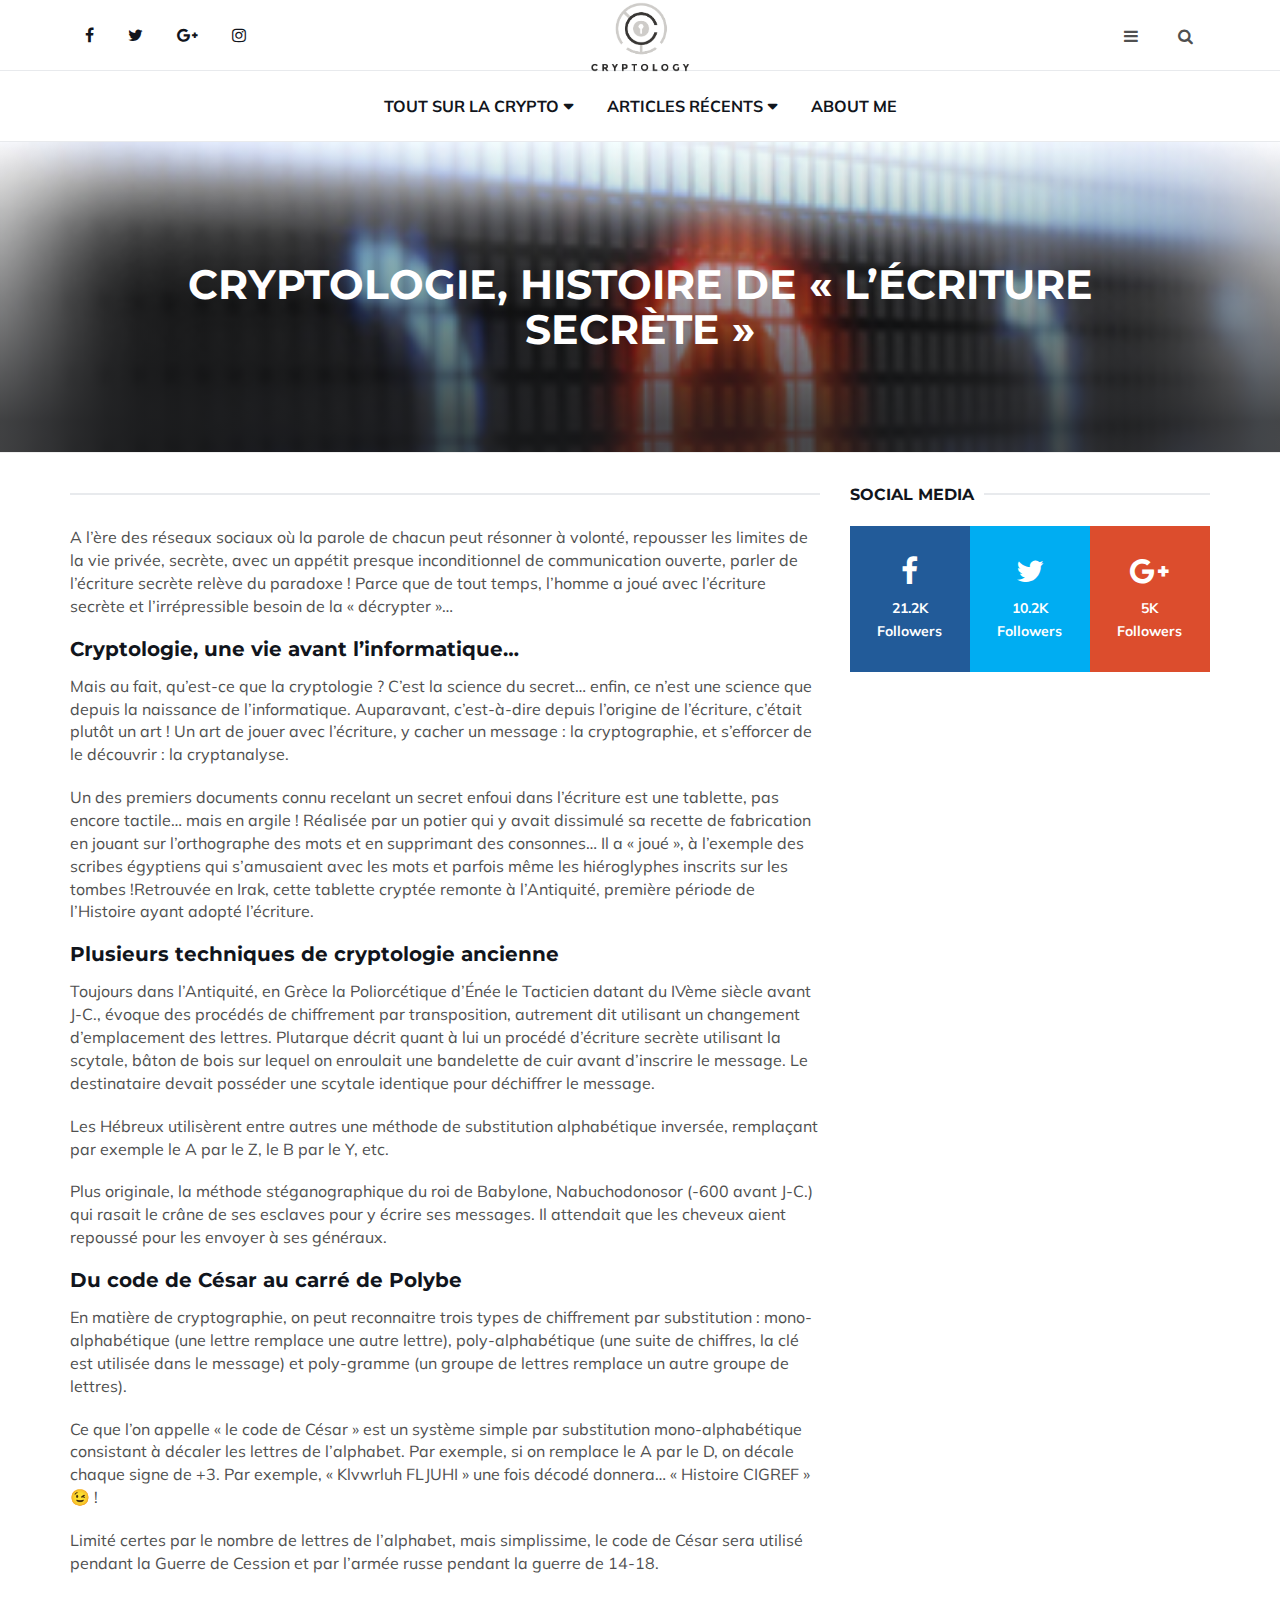
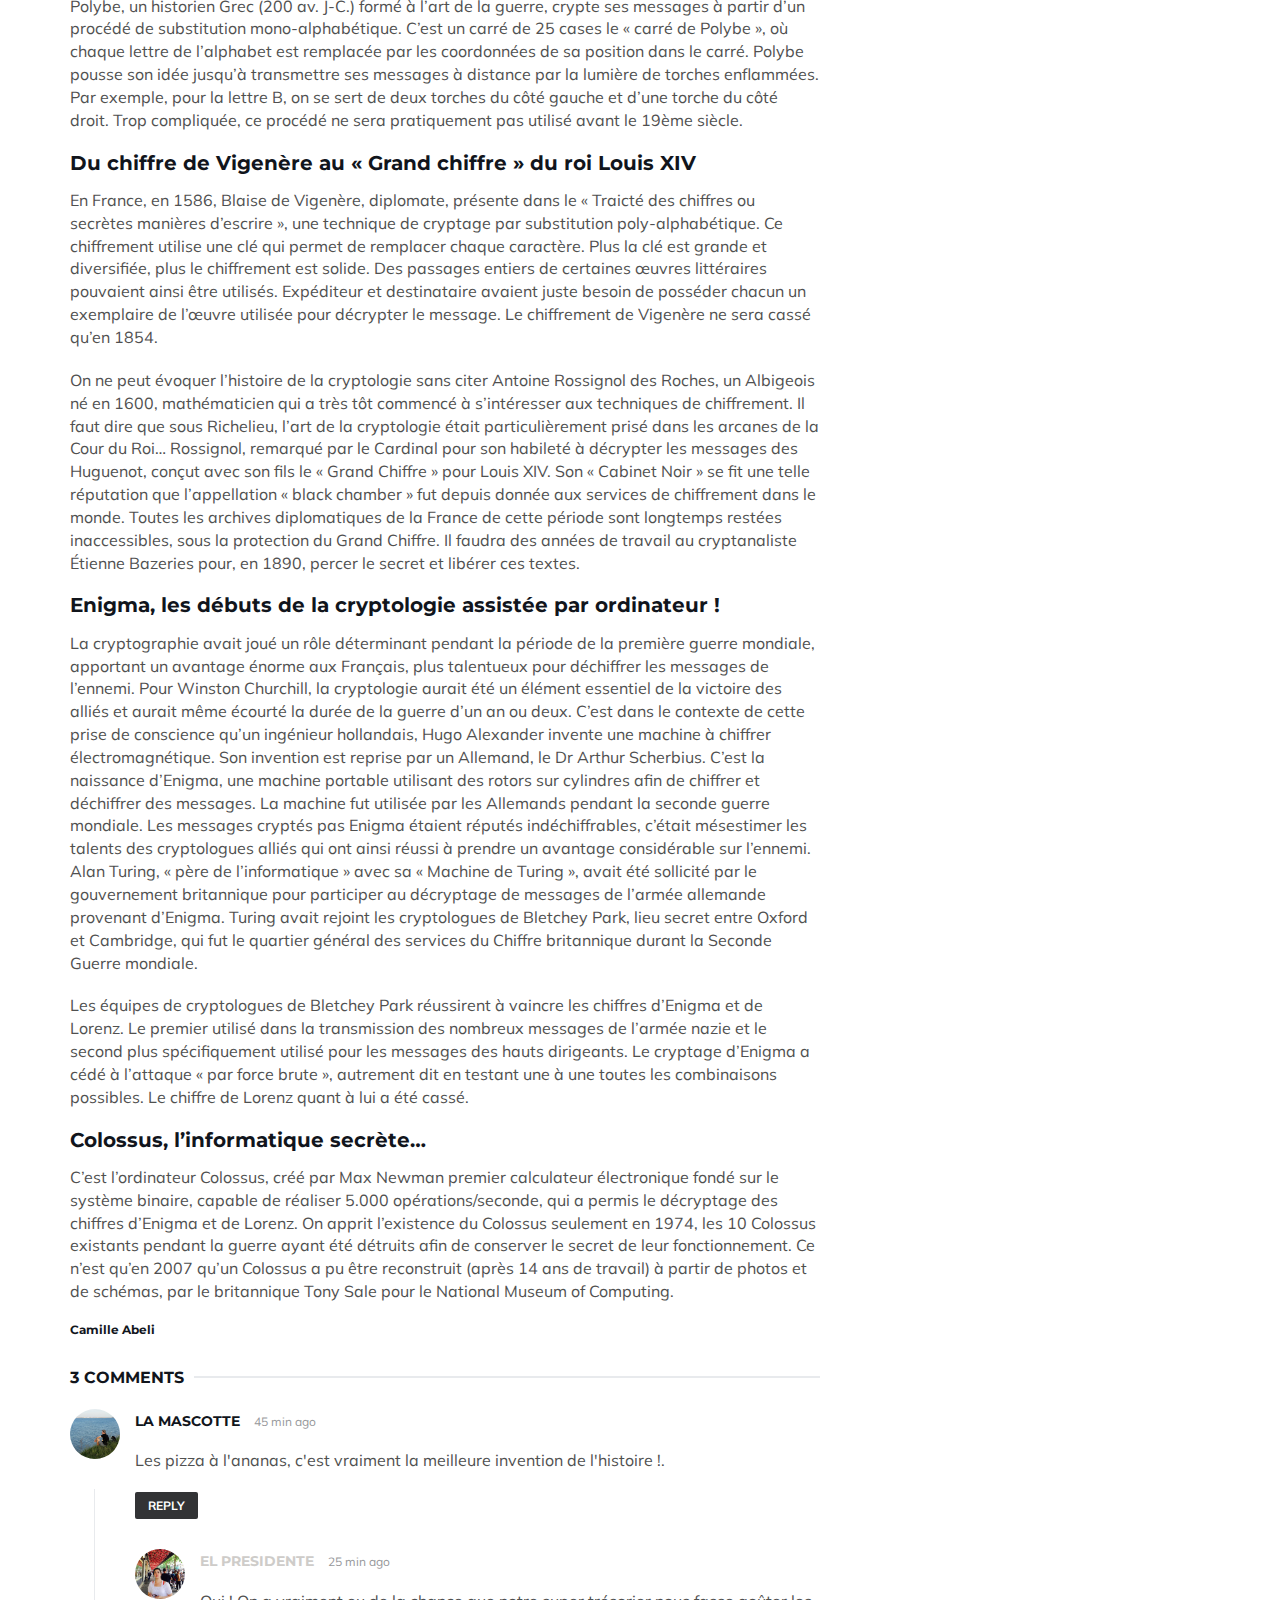
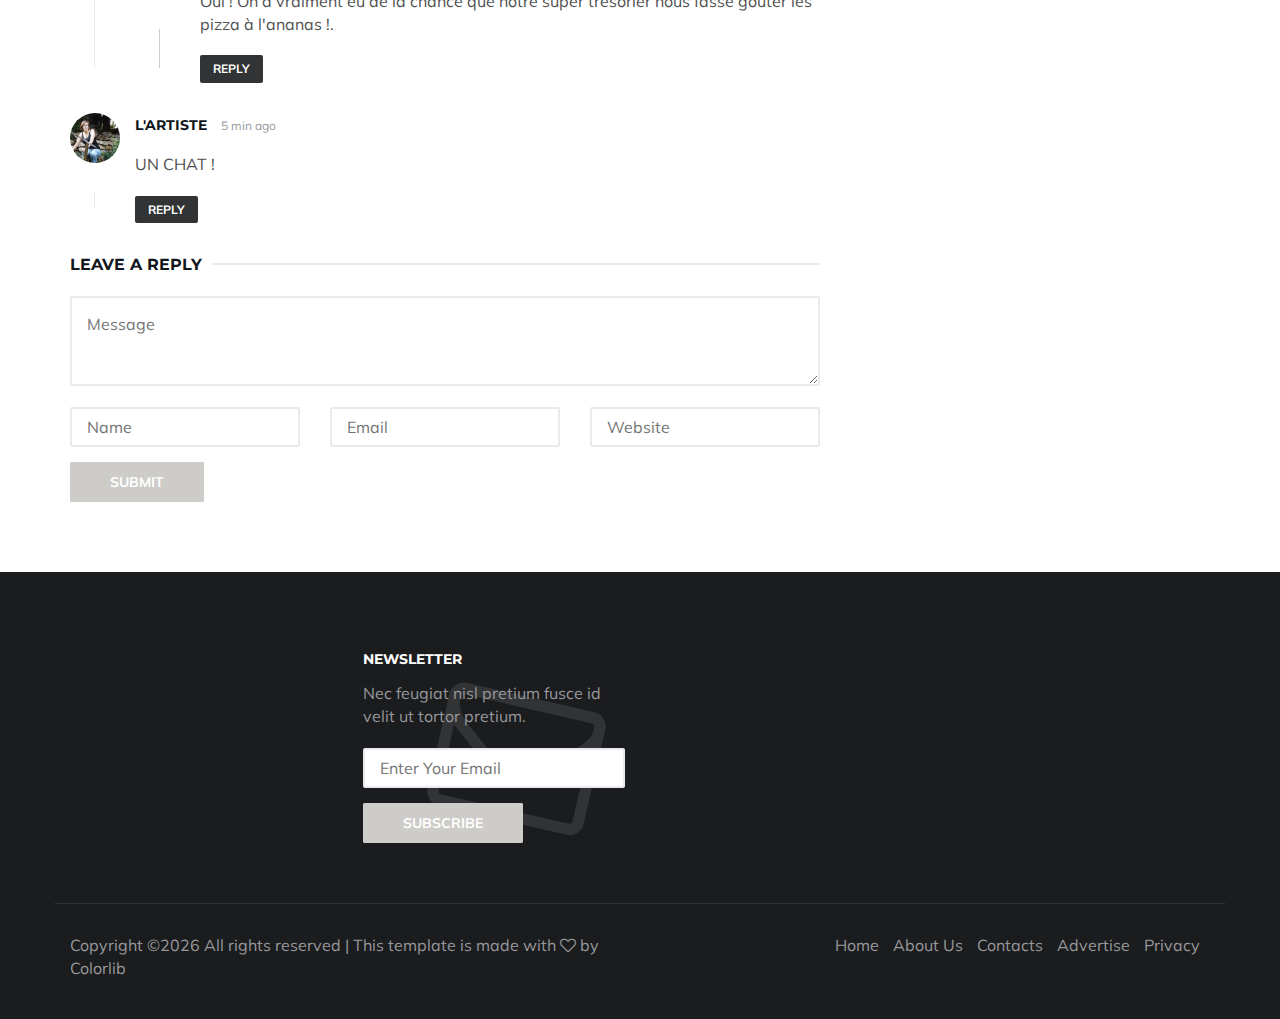
<file: Histoire.html>
<!DOCTYPE html>
<html lang="en">

<head>
	<meta charset="utf-8">
	<meta http-equiv="X-UA-Compatible" content="IE=edge">
	<meta name="viewport" content="width=device-width, initial-scale=1">
	<!-- The above 3 meta tags *must* come first in the head; any other head content must come *after* these tags -->

	<title>Cryptologie, histoire de « l’écriture secrète »</title>

	<!-- Google font -->
	<link href="https://fonts.googleapis.com/css?family=Montserrat:400,700%7CMuli:400,700" rel="stylesheet">

	<!-- Bootstrap -->
	<link type="text/css" rel="stylesheet" href="css/bootstrap.min.css" />

	<!-- Font Awesome Icon -->
	<link rel="stylesheet" href="css/font-awesome.min.css">

	<!-- Custom stlylesheet -->
	<link type="text/css" rel="stylesheet" href="css/style.css" />

	<!-- HTML5 shim and Respond.js for IE8 support of HTML5 elements and media queries -->
	<!-- WARNING: Respond.js doesn't work if you view the page via file:// -->
	<!--[if lt IE 9]>
		  <script src="https://oss.maxcdn.com/html5shiv/3.7.3/html5shiv.min.js"></script>
		  <script src="https://oss.maxcdn.com/respond/1.4.2/respond.min.js"></script>
		<![endif]-->

</head>

<body>
	<!-- HEADER -->
	<header id="header">
		<!-- NAV -->
		<div id="nav">
			<!-- Top Nav -->
			<div id="nav-top">
				<div class="container">
					<!-- social -->
					<ul class="nav-social">
						<li><a href="#"><i class="fa fa-facebook"></i></a></li>
						<li><a href="#"><i class="fa fa-twitter"></i></a></li>
						<li><a href="#"><i class="fa fa-google-plus"></i></a></li>
						<li><a href="#"><i class="fa fa-instagram"></i></a></li>
					</ul>
					<!-- /social -->

					<!-- logo -->
					<div class="nav-logo">
						<a href="index.html" class="logo"><img src="./img/logo.png" alt=""></a>
					</div>
					<!-- /logo -->

					<!-- search & aside toggle -->
					<div class="nav-btns">
						<button class="aside-btn"><i class="fa fa-bars"></i></button>
						<button class="search-btn"><i class="fa fa-search"></i></button>
						<div id="nav-search">
							<form>
								<input class="input" name="search" placeholder="Enter your search...">
							</form>
							<button class="nav-close search-close">
								<span></span>
							</button>
						</div>
					</div>
					<!-- /search & aside toggle -->
				</div>
			</div>
			<!-- /Top Nav -->

						<!-- Main Nav -->
						<div id="nav-bottom">
							<div class="container">
								<!-- nav -->
								<ul class="nav-menu">
									<li class="has-dropdown">
										<a href="index.html">Tout sur la crypto</a>
										<div class="dropdown">
											<div class="dropdown-body">
												<ul class="dropdown-list">
													<li><a href="#">Principes</a></li>
													<li><a href="Histoire.html">Histoire</a></li>
												</ul>
											</div>
										</div>
									</li>
									<li class="has-dropdown megamenu">
										<a href="#">Articles récents</a>
										<div class="dropdown tab-dropdown">
											<div class="row">
												<div class="col-md-2">
													<ul class="tab-nav">
														<li class="active"><a data-toggle="tab" href="#tab1">Lifestyle</a></li>
														<li><a data-toggle="tab" href="#tab2">Fashion</a></li>
													</ul>
												</div>
												<div class="col-md-10">
													<div class="dropdown-body tab-content">
														<!-- tab1 -->
														<div id="tab1" class="tab-pane fade in active">
															<div class="row">
																<!-- post -->
																<div class="col-md-4">
																	<div class="post post-sm">
																		<a class="post-img" href="La_cryptologie_au_21eme_siecle.html"><img src="./img/post-7.jpg" alt=""></a>
																		<div class="post-body">
																			<div class="post-category">
																				<a href="#">Travel</a>
																			</div>
																			<h3 class="post-title title-sm"><a href="La_cryptologie_au_21eme_siecle.html">La cryptologie au 21e siècle</a></h3>
																			<ul class="post-meta">
																				<li><a href="author.html">Camille Abeli</a></li>
																				<li>20 April 2018</li>
																			</ul>
																		</div>
																	</div>
																</div>
																<!-- /post -->

																<!-- post -->
																<div class="col-md-4">
																	<div class="post post-sm">
																		<a class="post-img" href="Le_code_du_telephone_devant_le_Conseil_constitutionnel.html"><img src="./img/telephone.jpeg" alt=""></a>
																		<div class="post-body">
																			<div class="post-category">
																				<a href="#">Lifestyle</a>
																			</div>
																			<h3 class="post-title title-sm"><a href="Le_code_du_telephone_devant_le_Conseil_constitutionnel.html">Le code du téléphone devant le Conseil constitutionnel</a></h3>
																			<ul class="post-meta">
																				<li><a href="author.html">Camille Abeli</a></li>
																				<li>20 April 2018</li>
																			</ul>
																		</div>
																	</div>
																</div>
																<!-- /post -->
															</div>
														</div>
														<!-- /tab1 -->

														<!-- tab2 -->
														<div id="tab2" class="tab-pane fade in">
															<div class="row">
																<!-- post -->
																<div class="col-md-4">
																	<div class="post post-sm">
																		<a class="post-img" href="Marie.html"><img src="./img/marie.jpg" alt=""></a>
																		<div class="post-body">
																			<div class="post-category">
																				<a href="#">Lifestyle</a>
																			</div>
																			<h3 class="post-title title-sm"><a href="Marie.html">Marie-Antoinette, reine de... la cryptographie</a></h3>
																			<ul class="post-meta">
																				<li><a href="author.html">Camille Abeli</a></li>
																				<li>20 April 2018</li>
																			</ul>
																		</div>
																	</div>
																</div>
																<!-- /post -->

																<!-- post -->
																<div class="col-md-4">
																	<div class="post post-sm">
																		<a class="post-img" href="blog-post.html"><img src="./img/telephone.jpeg" alt=""></a>
																		<div class="post-body">
																			<div class="post-category">
																				<a href="#">Fashion</a>
																				<a href="#">Lifestyle</a>
																			</div>
																			<h3 class="post-title title-sm"><a href="blog-post.html">Le code du téléphone devant le Conseil constitutionnel</a></h3>
																			<ul class="post-meta">
																				<li><a href="author.html">Camille Abeli</a></li>
																				<li>20 April 2018</li>
																			</ul>
																		</div>
																	</div>
																</div>
																<!-- /post -->

																<!-- post -->
																<div class="col-md-4">
																	<div class="post post-sm">
																		<a class="post-img" href="Histoire.html"><img src="./img/cryptologie.jpg" alt=""></a>
																		<div class="post-body">
																			<div class="post-category">
																				<a href="#">Lifestyle</a>
																			</div>
																			<h3 class="post-title title-sm"><a href="Histoire.html">Cryptologie, histoire de « l’écriture secrète »</a></h3>
																			<ul class="post-meta">
																				<li><a href="author.html">Camille Abeli</a></li>
																				<li>20 April 2018</li>
																			</ul>
																		</div>
																	</div>
																</div>
																<!-- /post -->
															</div>
														</div>
														<!-- /tab2 -->

														<!-- /tab3 tab4 .. -->
													</div>
												</div>
											</div>
										</div>
									</li>
									<li class="has-dropdown megamenu">
									<li><a href="about.html">About me</a></li>
								</ul>
								<!-- /nav -->
							</div>
						</div>
						<!-- /Main Nav -->

							<!-- Aside Nav -->
							<div id="nav-aside">
								<ul class="nav-aside-menu">
									<li><a href="index.html">Home</a></li>
									<li class="has-dropdown"><a>Tout sur la crypto</a>
										<ul class="dropdown">
											<li><a href="#">Principes</a></li>
											<li><a href="#">Histoire</a></li>
										</ul>
									</li>
									<li><a href="about.html">About Us</a></li>
									<li><a href="contact.html">Contacts</a></li>
									<li><a href="#">Advertise</a></li>
								</ul>
								<button class="nav-close nav-aside-close"><span></span></button>
							</div>
							<!-- /Aside Nav -->
		</div>
		<!-- /NAV -->

		<!-- PAGE HEADER -->
		<div class="page-header">
			<div class="page-header-bg" style="background-image: url('./img/cryptologie.jpg'); background-size:cover;" ></div>
			<div class="container">
				<div class="row">
					<div class="col-md-offset-1 col-md-10 text-center">
						<h1 class="text-uppercase">Cryptologie, histoire de « l’écriture secrète »</h1>
						<p class="lead"></p>
					</div>
				</div>
			</div>
		</div>
		<!-- /PAGE HEADER -->
	</header>
	<!-- /HEADER -->

	<!-- SECTION -->
	<div class="section">
		<!-- container -->
		<div class="container">
			<!-- row -->
			<div class="row">
				<div class="col-md-8">
					<div class="section-row">
						<div class="section-title">
							<h3 class="title"></h3>
						</div>
						<p>A l’ère des réseaux sociaux où la parole de chacun peut résonner à volonté, repousser les limites de la vie privée, secrète, avec un appétit presque inconditionnel de communication ouverte, parler de l’écriture secrète relève du paradoxe ! Parce que de tout temps, l’homme a joué avec l’écriture secrète et l’irrépressible besoin de la « décrypter »…</p>
						<h3>Cryptologie, une vie avant l’informatique…</h3>
						<p>Mais au fait, qu’est-ce que la cryptologie ? C’est la science du secret… enfin, ce n’est une science que depuis la naissance de l’informatique. Auparavant, c’est-à-dire depuis l’origine de l’écriture, c’était plutôt un art ! Un art de jouer avec l’écriture, y cacher un message : la cryptographie, et s’efforcer de le découvrir : la cryptanalyse.</p>
						<p>Un des premiers documents connu recelant un secret enfoui dans l’écriture est une tablette, pas encore tactile… mais en argile ! Réalisée par un potier qui y avait dissimulé sa recette de fabrication en jouant sur l’orthographe des mots et en supprimant des consonnes… Il a « joué », à l’exemple des scribes égyptiens qui s’amusaient avec les mots et parfois même les hiéroglyphes inscrits sur les tombes !Retrouvée en Irak, cette tablette cryptée remonte à l’Antiquité, première période de l’Histoire ayant adopté l’écriture.</p>


						<h3>Plusieurs techniques de cryptologie ancienne</h3>
						<p>Toujours dans l’Antiquité, en Grèce la Poliorcétique d’Énée le Tacticien datant du IVème siècle avant J-C., évoque des procédés de chiffrement par transposition, autrement dit utilisant un changement d’emplacement des lettres. Plutarque décrit quant à lui un procédé d’écriture secrète utilisant la scytale, bâton de bois sur lequel on enroulait une bandelette de cuir avant d’inscrire le message. Le destinataire devait posséder une scytale identique pour déchiffrer le message.</p>
						<p>Les Hébreux utilisèrent entre autres une méthode de substitution alphabétique inversée, remplaçant par exemple le A par le Z, le B par le Y, etc.</p>
						<p>Plus originale, la méthode stéganographique du roi de Babylone, Nabuchodonosor (-600 avant J-C.) qui rasait le crâne de ses esclaves pour y écrire ses messages. Il attendait que les cheveux aient repoussé pour les envoyer à ses généraux.</p>
						<h3>Du code de César au carré de Polybe</h3>

						<p>En matière de cryptographie, on peut reconnaitre trois types de chiffrement par substitution : mono-alphabétique (une lettre remplace une autre lettre), poly-alphabétique (une suite de chiffres, la clé est utilisée dans le message) et poly-gramme (un groupe de lettres remplace un autre groupe de lettres).</p>
						<p>Ce que l’on appelle « le code de César » est un système simple par substitution mono-alphabétique consistant à décaler les lettres de l’alphabet. Par exemple, si on remplace le A par le D, on décale chaque signe de +3. Par exemple, « Klvwrluh FLJUHI » une fois décodé donnera… « Histoire CIGREF » 😉 !</p>
						<p>Limité certes par le nombre de lettres de l’alphabet, mais simplissime, le code de César sera utilisé pendant la Guerre de Cession et par l’armée russe pendant la guerre de 14-18.</p>
						<p>Polybe, un historien Grec (200 av. J-C.) formé à l’art de la guerre, crypte ses messages à partir d’un procédé de substitution mono-alphabétique. C’est un carré de 25 cases le « carré de Polybe », où chaque lettre de l’alphabet est remplacée par les coordonnées de sa position dans le carré. Polybe pousse son idée jusqu’à transmettre ses messages à distance par la lumière de torches enflammées. Par exemple, pour la lettre B, on se sert de deux torches du côté gauche et d’une torche du côté droit. Trop compliquée, ce procédé ne sera pratiquement pas utilisé avant le 19ème siècle.</p>
						<h3>Du chiffre de Vigenère au « Grand chiffre » du roi Louis XIV</h3>
						<p>En France, en 1586, Blaise de Vigenère, diplomate, présente dans le « Traicté des chiffres ou secrètes manières d’escrire », une technique de cryptage par substitution poly-alphabétique. Ce chiffrement utilise une clé qui permet de remplacer chaque caractère. Plus la clé est grande et diversifiée, plus le chiffrement est solide. Des passages entiers de certaines œuvres littéraires pouvaient ainsi être utilisés. Expéditeur et destinataire avaient juste besoin de posséder chacun un exemplaire de l’œuvre utilisée pour décrypter le message. Le chiffrement de Vigenère ne sera cassé qu’en 1854.</p>
						<p>On ne peut évoquer l’histoire de la cryptologie sans citer Antoine Rossignol des Roches, un Albigeois né en 1600, mathématicien qui a très tôt commencé à s’intéresser aux techniques de chiffrement. Il faut dire que sous Richelieu, l’art de la cryptologie était particulièrement prisé dans les arcanes de la Cour du Roi… Rossignol, remarqué par le Cardinal pour son habileté à décrypter les messages des Huguenot, conçut avec son fils le « Grand Chiffre » pour Louis XIV.  Son « Cabinet Noir » se fit une telle réputation que l’appellation « black chamber » fut depuis donnée aux services de chiffrement dans le monde. Toutes les archives diplomatiques de la France de cette période sont longtemps restées inaccessibles, sous la protection du Grand Chiffre. Il faudra des années de travail au cryptanaliste Étienne Bazeries pour, en 1890, percer le secret et libérer ces textes.</p>
						<h3>Enigma, les débuts de la cryptologie assistée par ordinateur !</h3>

						<p>La cryptographie avait joué un rôle déterminant pendant la période de la première guerre mondiale, apportant un avantage énorme aux Français, plus talentueux pour déchiffrer les messages de l’ennemi. Pour Winston Churchill, la cryptologie aurait été un élément essentiel de la victoire des alliés et aurait même écourté la durée de la guerre d’un an ou deux. C’est dans le contexte de cette prise de conscience qu’un ingénieur hollandais, Hugo Alexander invente une machine à chiffrer électromagnétique. Son invention est reprise par un Allemand, le Dr Arthur Scherbius. C’est la naissance d’Enigma, une machine portable utilisant des rotors sur cylindres afin de chiffrer et déchiffrer des messages. La machine fut utilisée par les Allemands pendant la seconde guerre mondiale. Les messages cryptés pas Enigma étaient réputés indéchiffrables, c’était mésestimer les talents des cryptologues alliés qui ont ainsi réussi à prendre un avantage considérable sur l’ennemi. Alan Turing, « père de l’informatique » avec sa « Machine de Turing », avait été sollicité par le gouvernement britannique pour participer au décryptage de messages de l’armée allemande provenant d’Enigma. Turing avait rejoint les cryptologues de Bletchey Park, lieu secret entre Oxford et Cambridge, qui fut le quartier général des services du Chiffre britannique durant la Seconde Guerre mondiale.</p>
						<p>Les équipes de cryptologues de Bletchey Park réussirent à vaincre les chiffres d’Enigma et de Lorenz. Le premier utilisé dans la transmission des nombreux messages de l’armée nazie et le second plus spécifiquement utilisé pour les messages des hauts dirigeants. Le cryptage d’Enigma a cédé à l’attaque « par force brute », autrement dit en testant une à une toutes les combinaisons possibles. Le chiffre de Lorenz quant à lui a été cassé.</p>
						<h3>Colossus, l’informatique secrète…</h3>

						<p>C’est l’ordinateur Colossus, créé par Max Newman premier calculateur électronique fondé sur le système binaire, capable de réaliser 5.000 opérations/seconde, qui a permis le décryptage des chiffres d’Enigma et de Lorenz. On apprit l’existence du Colossus seulement en 1974, les 10 Colossus existants pendant la guerre ayant été détruits afin de conserver le secret de leur fonctionnement. Ce n’est qu’en 2007 qu’un Colossus a pu être reconstruit (après 14 ans de travail) à partir de photos et de schémas, par le britannique Tony Sale pour le National Museum of Computing.</p>
						<h6>Camille Abeli</h6>
					</div>

										<!-- post comments -->
										<div class="section-row">
											<div class="section-title">
												<h3 class="title">3 Comments</h3>
											</div>
											<div class="post-comments">
												<!-- comment -->
												<div class="media">
													<div class="media-left">
														<img class="media-object" src="./img/avatar-2.jpg" alt="">
													</div>
													<div class="media-body">
														<div class="media-heading">
															<h4>La mascotte</h4>
															<span class="time">45 min ago</span>
														</div>
														<p>Les pizza à l'ananas, c'est vraiment la meilleure invention de l'histoire !.</p>
														<a href="#" class="reply">Reply</a>
														<!-- comment -->
														<div class="media media-author">
															<div class="media-left">
																<img class="media-object" src="./img/avatar-1.jpg" alt="">
															</div>
															<div class="media-body">
																<div class="media-heading">
																	<h4>El presidente</h4>
																	<span class="time">25 min ago</span>
																</div>
																<p>Oui ! On a vraiment eu de la chance que notre super trésorier nous fasse goûter les pizza à l'ananas !.</p>
																<a href="#" class="reply">Reply</a>
															</div>
														</div>
														<!-- /comment -->
													</div>
												</div>
												<!-- /comment -->

												<!-- comment -->
												<div class="media">
													<div class="media-left">
														<img class="media-object" src="./img/avatar-3.jpg" alt="">
													</div>
													<div class="media-body">
														<div class="media-heading">
															<h4>L'artiste</h4>
															<span class="time">5 min ago</span>
														</div>
														<p>UN CHAT !</p>
														<a href="#" class="reply">Reply</a>
													</div>
												</div>
												<!-- /comment -->
											</div>
										</div>
										<!-- /post comments -->

										<!-- post reply -->
										<div class="section-row">
											<div class="section-title">
												<h3 class="title">Leave a reply</h3>
											</div>
											<form class="post-reply">
												<div class="row">
													<div class="col-md-12">
														<div class="form-group">
															<textarea class="input" name="message" placeholder="Message"></textarea>
														</div>
													</div>
													<div class="col-md-4">
														<div class="form-group">
															<input class="input" type="text" name="name" placeholder="Name">
														</div>
													</div>
													<div class="col-md-4">
														<div class="form-group">
															<input class="input" type="email" name="email" placeholder="Email">
														</div>
													</div>
													<div class="col-md-4">
														<div class="form-group">
															<input class="input" type="text" name="website" placeholder="Website">
														</div>
													</div>
													<div class="col-md-12">
														<button class="primary-button">Submit</button>
													</div>

												</div>
											</form>
										</div>
										<!-- /post reply -->
				</div>

				<div class="col-md-4">
					<!-- social widget -->
					<div class="aside-widget">
						<div class="section-title">
							<h2 class="title">Social Media</h2>
						</div>
						<div class="social-widget">
							<ul>
								<li>
									<a href="#" class="social-facebook">
										<i class="fa fa-facebook"></i>
										<span>21.2K<br>Followers</span>
									</a>
								</li>
								<li>
									<a href="#" class="social-twitter">
										<i class="fa fa-twitter"></i>
										<span>10.2K<br>Followers</span>
									</a>
								</li>
								<li>
									<a href="#" class="social-google-plus">
										<i class="fa fa-google-plus"></i>
										<span>5K<br>Followers</span>
									</a>
								</li>
							</ul>
						</div>
					</div>
					<!-- /social widget -->

				</div>
			</div>
			<!-- /row -->
		</div>
		<!-- /container -->
	</div>
	<!-- /SECTION -->

	<!-- FOOTER -->
	<footer id="footer">
		<!-- container -->
		<div class="container">
			<!-- row -->
			<div class="row">
				<div class="col-md-3">
					<div class="footer-widget">
					</div>
				</div>

				<div class="col-md-3">
					<div class="footer-widget">
						<h3 class="footer-title">Newsletter</h3>
						<div class="newsletter-widget">
							<form>
								<p>Nec feugiat nisl pretium fusce id velit ut tortor pretium.</p>
								<input class="input" name="newsletter" placeholder="Enter Your Email">
								<button class="primary-button">Subscribe</button>
							</form>
						</div>
					</div>
				</div>
			</div>
			<!-- /row -->

			<!-- row -->
			<div class="footer-bottom row">
				<div class="col-md-6 col-md-push-6">
					<ul class="footer-nav">
						<li><a href="index.html">Home</a></li>
						<li><a href="about.html">About Us</a></li>
						<li><a href="contact.html">Contacts</a></li>
						<li><a href="#">Advertise</a></li>
						<li><a href="#">Privacy</a></li>
					</ul>
				</div>
				<div class="col-md-6 col-md-pull-6">
					<div class="footer-copyright">
						<!-- Link back to Colorlib can't be removed. Template is licensed under CC BY 3.0. -->
Copyright &copy;<script>document.write(new Date().getFullYear());</script> All rights reserved | This template is made with <i class="fa fa-heart-o" aria-hidden="true"></i> by <a href="https://colorlib.com" target="_blank">Colorlib</a>
<!-- Link back to Colorlib can't be removed. Template is licensed under CC BY 3.0. -->
					</div>
				</div>
			</div>
			<!-- /row -->
		</div>
		<!-- /container -->
	</footer>
	<!-- /FOOTER -->

	<!-- jQuery Plugins -->
	<script src="js/jquery.min.js"></script>
	<script src="js/bootstrap.min.js"></script>
	<script src="js/jquery.stellar.min.js"></script>
	<script src="js/main.js"></script>

</body>

</html>
</file>
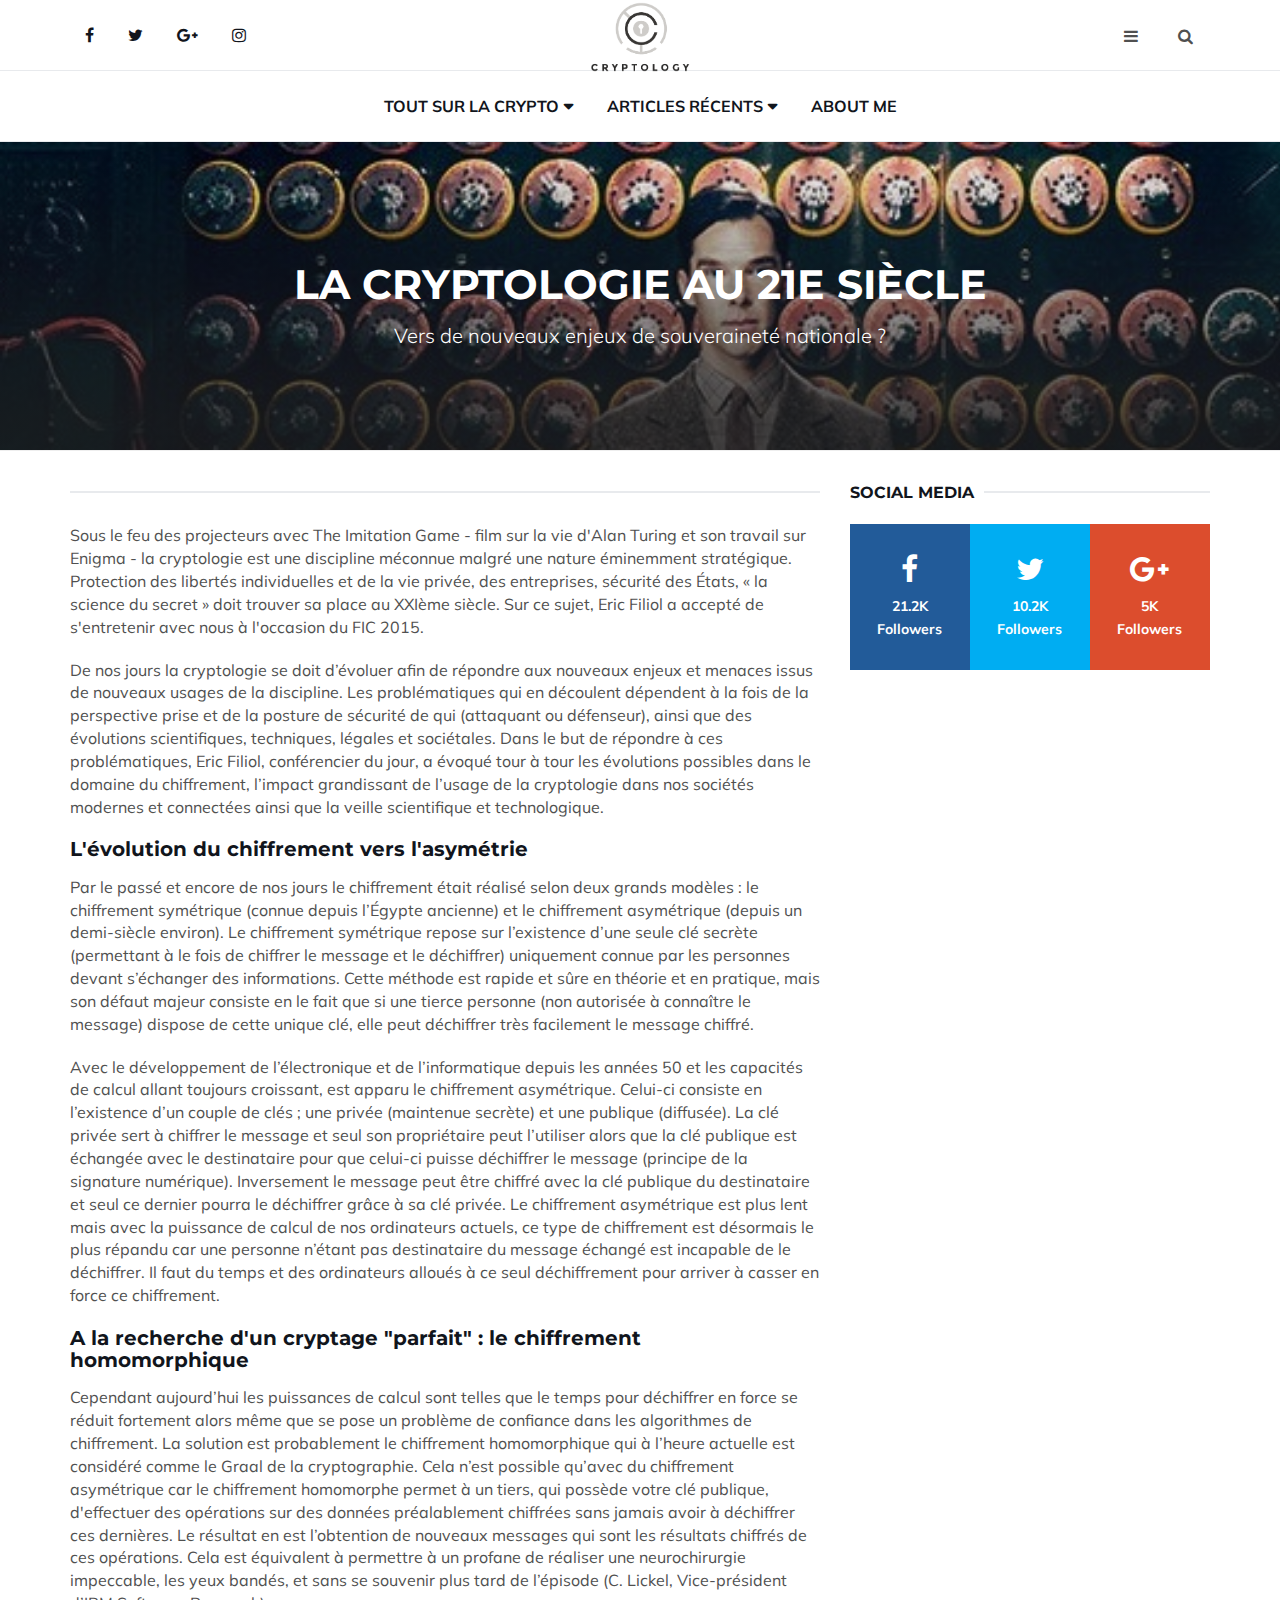
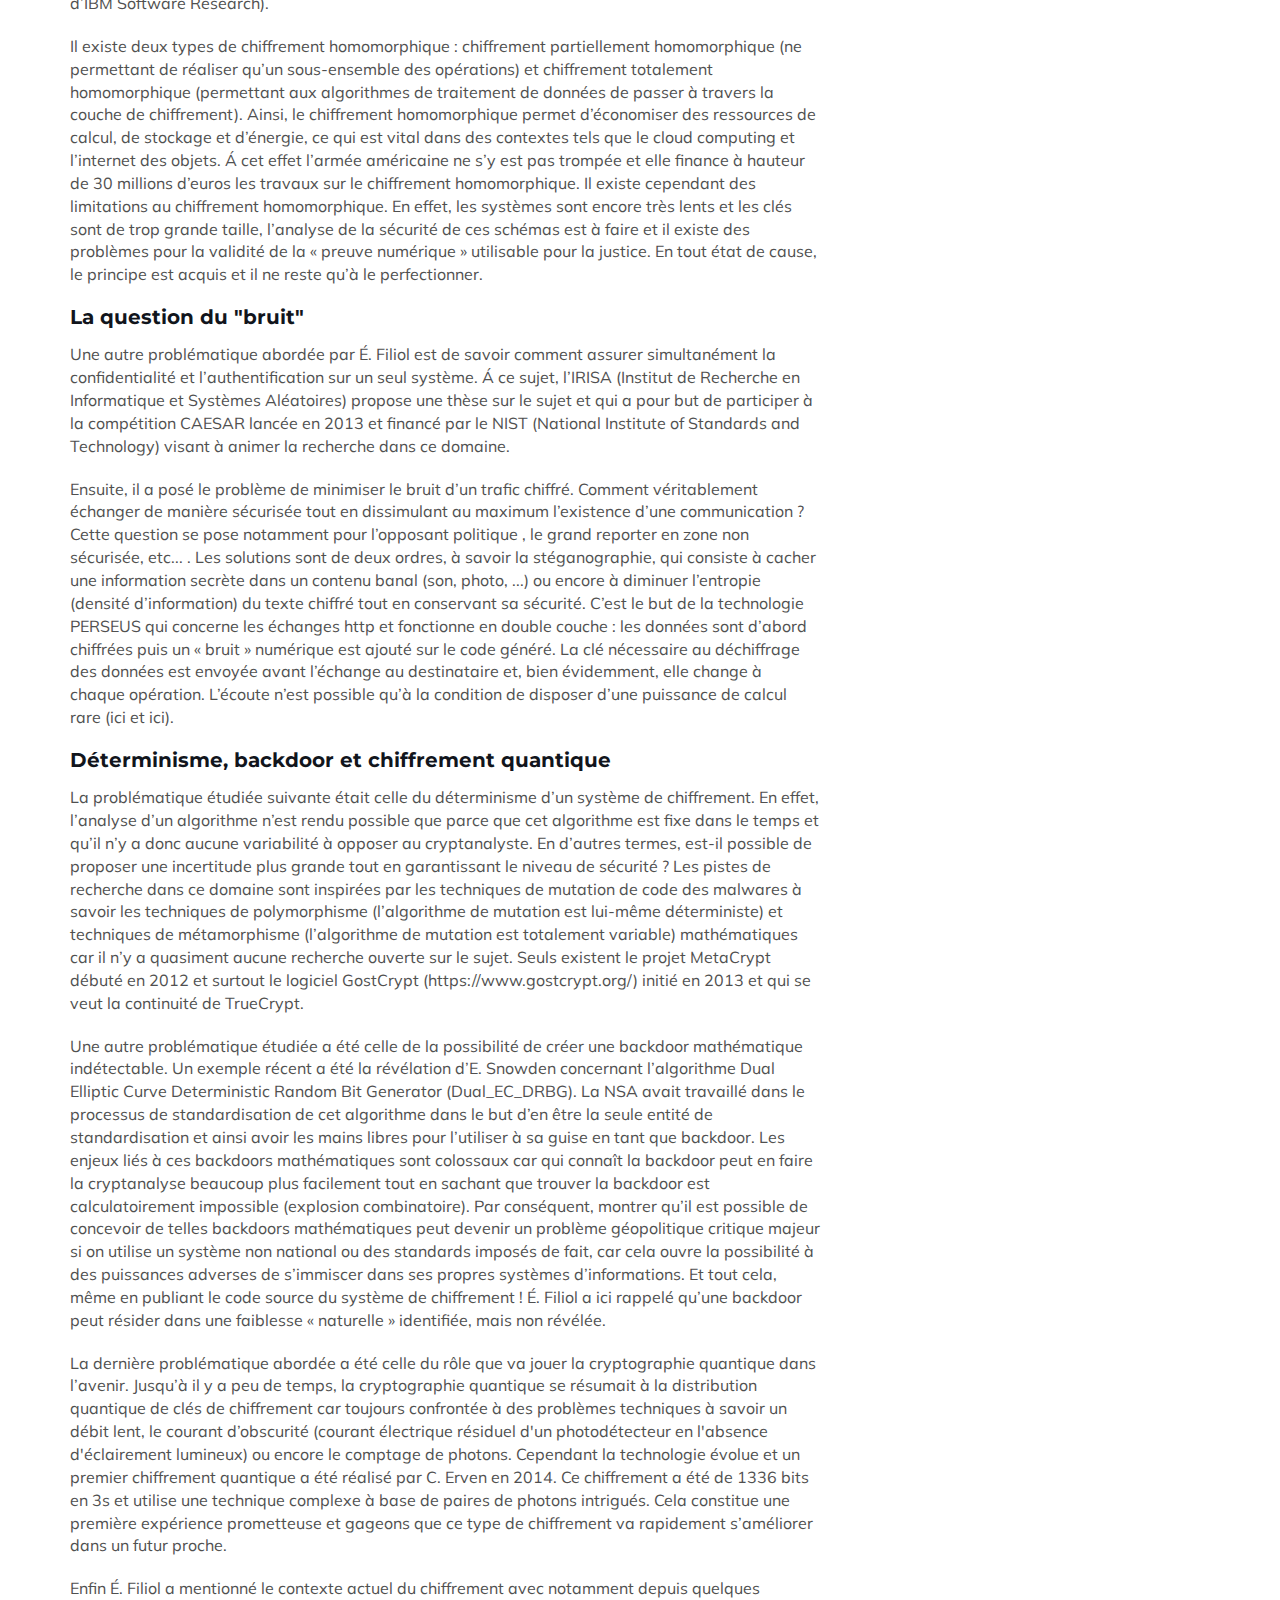
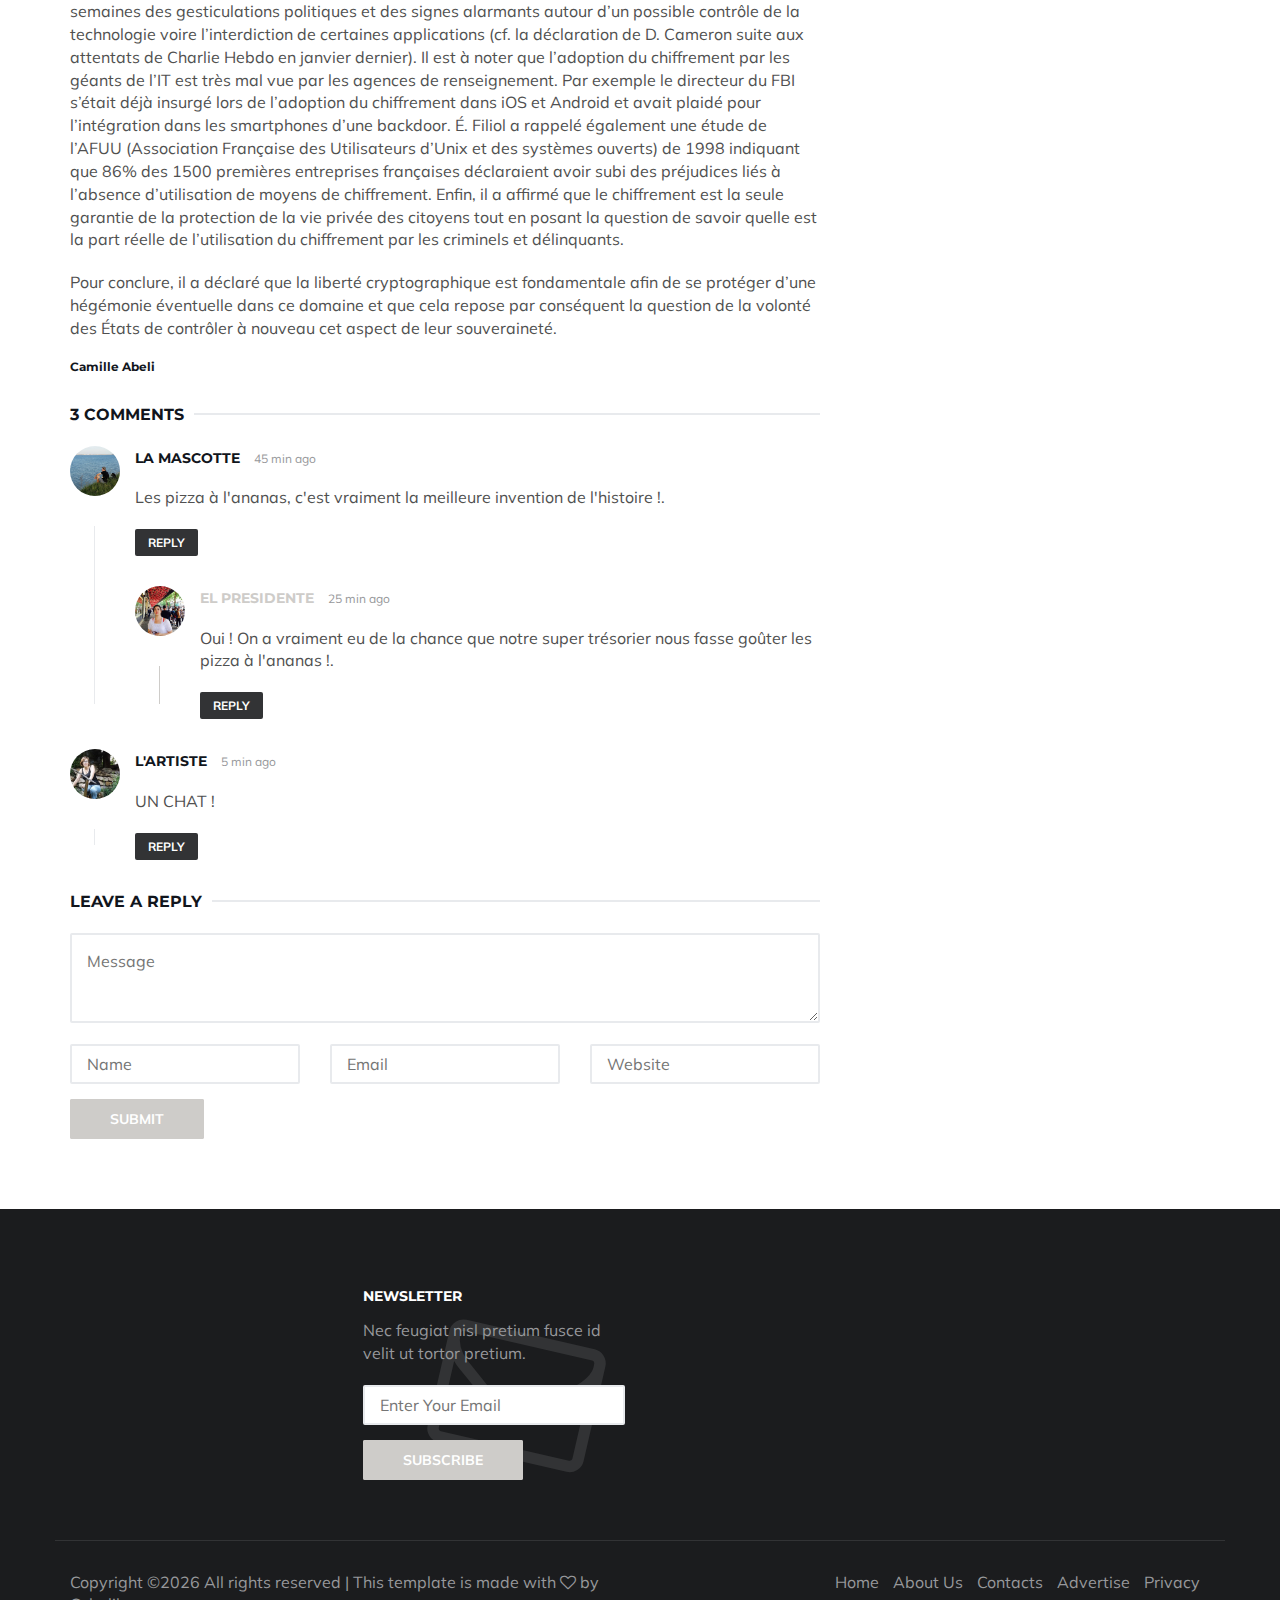
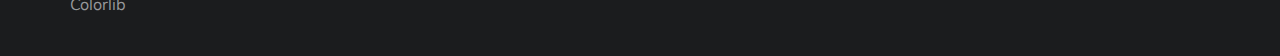
<file: La_cryptologie_au_21eme_siecle.html>
<!DOCTYPE html>
<html lang="en">

<head>
	<meta charset="utf-8">
	<meta http-equiv="X-UA-Compatible" content="IE=edge">
	<meta name="viewport" content="width=device-width, initial-scale=1">
	<!-- The above 3 meta tags *must* come first in the head; any other head content must come *after* these tags -->

	<title>La cryptologie au 21e siècle !</title>

	<!-- Google font -->
	<link href="https://fonts.googleapis.com/css?family=Montserrat:400,700%7CMuli:400,700" rel="stylesheet">

	<!-- Bootstrap -->
	<link type="text/css" rel="stylesheet" href="css/bootstrap.min.css" />

	<!-- Font Awesome Icon -->
	<link rel="stylesheet" href="css/font-awesome.min.css">

	<!-- Custom stlylesheet -->
	<link type="text/css" rel="stylesheet" href="css/style.css" />

	<!-- HTML5 shim and Respond.js for IE8 support of HTML5 elements and media queries -->
	<!-- WARNING: Respond.js doesn't work if you view the page via file:// -->
	<!--[if lt IE 9]>
		  <script src="https://oss.maxcdn.com/html5shiv/3.7.3/html5shiv.min.js"></script>
		  <script src="https://oss.maxcdn.com/respond/1.4.2/respond.min.js"></script>
		<![endif]-->

</head>

<body>
	<!-- HEADER -->
	<header id="header">
		<!-- NAV -->
		<div id="nav">
			<!-- Top Nav -->
			<div id="nav-top">
				<div class="container">
					<!-- social -->
					<ul class="nav-social">
						<li><a href="#"><i class="fa fa-facebook"></i></a></li>
						<li><a href="#"><i class="fa fa-twitter"></i></a></li>
						<li><a href="#"><i class="fa fa-google-plus"></i></a></li>
						<li><a href="#"><i class="fa fa-instagram"></i></a></li>
					</ul>
					<!-- /social -->

					<!-- logo -->
					<div class="nav-logo">
						<a href="index.html" class="logo"><img src="./img/logo.png" alt=""></a>
					</div>
					<!-- /logo -->

					<!-- search & aside toggle -->
					<div class="nav-btns">
						<button class="aside-btn"><i class="fa fa-bars"></i></button>
						<button class="search-btn"><i class="fa fa-search"></i></button>
						<div id="nav-search">
							<form>
								<input class="input" name="search" placeholder="Enter your search...">
							</form>
							<button class="nav-close search-close">
								<span></span>
							</button>
						</div>
					</div>
					<!-- /search & aside toggle -->
				</div>
			</div>
			<!-- /Top Nav -->

						<!-- Main Nav -->
						<div id="nav-bottom">
							<div class="container">
								<!-- nav -->
								<ul class="nav-menu">
									<li class="has-dropdown">
										<a href="index.html">Tout sur la crypto</a>
										<div class="dropdown">
											<div class="dropdown-body">
												<ul class="dropdown-list">
													<li><a href="#">Principes</a></li>
													<li><a href="Histoire.html">Histoire</a></li>
												</ul>
											</div>
										</div>
									</li>
									<li class="has-dropdown megamenu">
										<a href="#">Articles récents</a>
										<div class="dropdown tab-dropdown">
											<div class="row">
												<div class="col-md-2">
													<ul class="tab-nav">
														<li class="active"><a data-toggle="tab" href="#tab1">Lifestyle</a></li>
														<li><a data-toggle="tab" href="#tab2">Fashion</a></li>
													</ul>
												</div>
												<div class="col-md-10">
													<div class="dropdown-body tab-content">
														<!-- tab1 -->
														<div id="tab1" class="tab-pane fade in active">
															<div class="row">
																<!-- post -->
																<div class="col-md-4">
																	<div class="post post-sm">
																		<a class="post-img" href="La_cryptologie_au_21eme_siecle.html"><img src="./img/post-7.jpg" alt=""></a>
																		<div class="post-body">
																			<div class="post-category">
																				<a href="#">Travel</a>
																			</div>
																			<h3 class="post-title title-sm"><a href="La_cryptologie_au_21eme_siecle.html">La cryptologie au 21e siècle</a></h3>
																			<ul class="post-meta">
																				<li><a href="author.html">Camille Abeli</a></li>
																				<li>20 April 2018</li>
																			</ul>
																		</div>
																	</div>
																</div>
																<!-- /post -->

																<!-- post -->
																<div class="col-md-4">
																	<div class="post post-sm">
																		<a class="post-img" href="Le_code_du_telephone_devant_le_Conseil_constitutionnel.html"><img src="./img/telephone.jpeg" alt=""></a>
																		<div class="post-body">
																			<div class="post-category">
																				<a href="#">Lifestyle</a>
																			</div>
																			<h3 class="post-title title-sm"><a href="Le_code_du_telephone_devant_le_Conseil_constitutionnel.html">Le code du téléphone devant le Conseil constitutionnel</a></h3>
																			<ul class="post-meta">
																				<li><a href="author.html">Camille Abeli</a></li>
																				<li>20 April 2018</li>
																			</ul>
																		</div>
																	</div>
																</div>
																<!-- /post -->
															</div>
														</div>
														<!-- /tab1 -->

														<!-- tab2 -->
														<div id="tab2" class="tab-pane fade in">
															<div class="row">
																<!-- post -->
																<div class="col-md-4">
																	<div class="post post-sm">
																		<a class="post-img" href="Marie.html"><img src="./img/marie.jpg" alt=""></a>
																		<div class="post-body">
																			<div class="post-category">
																				<a href="#">Lifestyle</a>
																			</div>
																			<h3 class="post-title title-sm"><a href="Marie.html">Marie-Antoinette, reine de... la cryptographie</a></h3>
																			<ul class="post-meta">
																				<li><a href="author.html">Camille Abeli</a></li>
																				<li>20 April 2018</li>
																			</ul>
																		</div>
																	</div>
																</div>
																<!-- /post -->

																<!-- post -->
																<div class="col-md-4">
																	<div class="post post-sm">
																		<a class="post-img" href="blog-post.html"><img src="./img/telephone.jpeg" alt=""></a>
																		<div class="post-body">
																			<div class="post-category">
																				<a href="#">Fashion</a>
																				<a href="#">Lifestyle</a>
																			</div>
																			<h3 class="post-title title-sm"><a href="blog-post.html">Le code du téléphone devant le Conseil constitutionnel</a></h3>
																			<ul class="post-meta">
																				<li><a href="author.html">Camille Abeli</a></li>
																				<li>20 April 2018</li>
																			</ul>
																		</div>
																	</div>
																</div>
																<!-- /post -->

																<!-- post -->
																<div class="col-md-4">
																	<div class="post post-sm">
																		<a class="post-img" href="Histoire.html"><img src="./img/cryptologie.jpg" alt=""></a>
																		<div class="post-body">
																			<div class="post-category">
																				<a href="#">Lifestyle</a>
																			</div>
																			<h3 class="post-title title-sm"><a href="Histoire.html">Cryptologie, histoire de « l’écriture secrète »</a></h3>
																			<ul class="post-meta">
																				<li><a href="author.html">Camille Abeli</a></li>
																				<li>20 April 2018</li>
																			</ul>
																		</div>
																	</div>
																</div>
																<!-- /post -->
															</div>
														</div>
														<!-- /tab2 -->

														<!-- /tab3 tab4 .. -->
													</div>
												</div>
											</div>
										</div>
									</li>
									<li class="has-dropdown megamenu">
									<li><a href="about.html">About me</a></li>
								</ul>
								<!-- /nav -->
							</div>
						</div>
						<!-- /Main Nav -->

									<!-- Aside Nav -->
									<div id="nav-aside">
										<ul class="nav-aside-menu">
											<li><a href="index.html">Home</a></li>
											<li class="has-dropdown"><a>Tout sur la crypto</a>
												<ul class="dropdown">
													<li><a href="#">Principes</a></li>
													<li><a href="#">Histoire</a></li>
												</ul>
											</li>
											<li><a href="about.html">About Us</a></li>
											<li><a href="contact.html">Contacts</a></li>
											<li><a href="#">Advertise</a></li>
										</ul>
										<button class="nav-close nav-aside-close"><span></span></button>
									</div>
									<!-- /Aside Nav -->
		</div>
		<!-- /NAV -->

		<!-- PAGE HEADER -->
		<div class="page-header">
			<div class="page-header-bg" style="background-image: url('./img/header-2.jpg'); background-size:cover;" ></div>
			<div class="container">
				<div class="row">
					<div class="col-md-offset-1 col-md-10 text-center">
						<h1 class="text-uppercase">La cryptologie au 21e siècle</h1>
						<p class="lead">Vers de nouveaux enjeux de souveraineté nationale ?</p>
					</div>
				</div>
			</div>
		</div>
		<!-- /PAGE HEADER -->
	</header>
	<!-- /HEADER -->

	<!-- SECTION -->
	<div class="section">
		<!-- container -->
		<div class="container">
			<!-- row -->
			<div class="row">
				<div class="col-md-8">
					<div class="section-row">
						<div class="section-title">
							<h3 class="title"></h3>
						</div>
						<h1></h1>
						<p>Sous le feu des projecteurs avec The Imitation Game - film sur la vie d'Alan Turing et son travail sur Enigma - la cryptologie est une discipline méconnue malgré une nature éminemment stratégique. Protection des libertés individuelles et de la vie privée, des entreprises, sécurité des États, « la science du secret » doit trouver sa place au XXIème siècle. Sur ce sujet, Eric Filiol a accepté de s'entretenir avec nous à l'occasion du FIC 2015.</p>
						<p>De nos jours la cryptologie se doit d’évoluer afin de répondre aux nouveaux enjeux et menaces issus de nouveaux usages de la discipline. Les problématiques qui en découlent dépendent à la fois de la perspective prise et de la posture de sécurité de qui (attaquant ou défenseur), ainsi que des évolutions scientifiques, techniques, légales et sociétales. Dans le but de répondre à ces problématiques, Eric Filiol, conférencier du jour, a évoqué tour à tour les évolutions possibles dans le domaine du chiffrement, l’impact grandissant de l’usage de la cryptologie dans nos sociétés modernes et connectées ainsi que la veille scientifique et technologique.</p>

						<h3>L'évolution du chiffrement vers l'asymétrie</h3>
						<p>Par le passé et encore de nos jours le chiffrement était réalisé selon deux grands modèles : le chiffrement symétrique (connue depuis l’Égypte ancienne) et le chiffrement asymétrique (depuis un demi-siècle environ). Le chiffrement symétrique repose sur l’existence d’une seule clé secrète (permettant à le fois de chiffrer le message et le déchiffrer) uniquement connue par les personnes devant s’échanger des informations. Cette méthode est rapide et sûre en théorie et en pratique, mais son défaut majeur consiste en le fait que si une tierce personne (non autorisée à connaître le message) dispose de cette unique clé, elle peut déchiffrer très facilement le message chiffré.</p>

						<p>Avec le développement de l’électronique et de l’informatique depuis les années 50 et les capacités de calcul allant toujours croissant, est apparu le chiffrement asymétrique. Celui-ci consiste en l’existence d’un couple de clés ; une privée (maintenue secrète) et une publique (diffusée). La clé privée sert à chiffrer le message et seul son propriétaire peut l’utiliser alors que la clé publique est échangée avec le destinataire pour que celui-ci puisse déchiffrer le message (principe de la signature numérique). Inversement le message peut être chiffré avec la clé publique du destinataire et seul ce dernier pourra le déchiffrer grâce à sa clé privée. Le chiffrement asymétrique est plus lent mais avec la puissance de calcul de nos ordinateurs actuels, ce type de chiffrement est désormais le plus répandu car une personne n’étant pas destinataire du message échangé est incapable de le déchiffrer. Il faut du temps et des ordinateurs alloués à ce seul déchiffrement pour arriver à casser en force ce chiffrement.</p>

						<h3>A la recherche d'un cryptage "parfait" : le chiffrement homomorphique</h5>
						<p>Cependant aujourd’hui les puissances de calcul sont telles que le temps pour déchiffrer en force se réduit fortement alors même que se pose un problème de confiance dans les algorithmes de chiffrement. La solution est probablement le chiffrement homomorphique qui à l’heure actuelle est considéré comme le Graal de la cryptographie. Cela n’est possible qu’avec du chiffrement asymétrique car le chiffrement homomorphe permet à un tiers, qui possède votre clé publique, d'effectuer des opérations sur des données préalablement chiffrées sans jamais avoir à déchiffrer ces dernières. Le résultat en est l’obtention de nouveaux messages qui sont les résultats chiffrés de ces opérations. Cela est équivalent à permettre à un profane de réaliser une neurochirurgie impeccable, les yeux bandés, et sans se souvenir plus tard de l’épisode (C. Lickel, Vice-président d’IBM Software Research).</p>

						<p>Il existe deux types de chiffrement homomorphique : chiffrement partiellement homomorphique (ne permettant de réaliser qu’un sous-ensemble des opérations) et chiffrement totalement homomorphique (permettant aux algorithmes de traitement de données de passer à travers la couche de chiffrement). Ainsi, le chiffrement homomorphique permet d’économiser des ressources de calcul, de stockage et d’énergie, ce qui est vital dans des contextes tels que le cloud computing et l’internet des objets. Á cet effet l’armée américaine ne s’y est pas trompée et elle finance à hauteur de 30 millions d’euros les travaux sur le chiffrement homomorphique. Il existe cependant des limitations au chiffrement homomorphique. En effet, les systèmes sont encore très lents et les clés sont de trop grande taille, l’analyse de la sécurité de ces schémas est à faire et il existe des problèmes pour la validité de la « preuve numérique » utilisable pour la justice. En tout état de cause, le principe est acquis et il ne reste qu’à le perfectionner.</p>
						<h3>La question du "bruit"</h3>
						<p>Une autre problématique abordée par É. Filiol est de savoir comment assurer simultanément la confidentialité et l’authentification sur un seul système. Á ce sujet, l’IRISA (Institut de Recherche en Informatique et Systèmes Aléatoires) propose une thèse sur le sujet et qui a pour but de participer à la compétition CAESAR lancée en 2013 et financé par le NIST (National Institute of Standards and Technology) visant à animer la recherche dans ce domaine.</p>
						<p>Ensuite, il a posé le problème de minimiser le bruit d’un trafic chiffré. Comment véritablement échanger de manière sécurisée tout en dissimulant au maximum l’existence d’une communication ? Cette question se pose notamment pour l’opposant politique , le grand reporter en zone non sécurisée, etc... . Les solutions sont de deux ordres, à savoir la stéganographie, qui consiste à cacher une information secrète dans un contenu banal (son, photo, ...) ou encore à diminuer l’entropie (densité d’information) du texte chiffré tout en conservant sa sécurité. C’est le but de la technologie PERSEUS qui concerne les échanges http et fonctionne en double couche : les données sont d’abord chiffrées puis un « bruit » numérique est ajouté sur le code généré. La clé nécessaire au déchiffrage des données est envoyée avant l’échange au destinataire et, bien évidemment, elle change à chaque opération. L’écoute n’est possible qu’à la condition de disposer d’une puissance de calcul rare (ici et ici).</p>
						<h3>Déterminisme, backdoor et chiffrement quantique</h3>
						<p>La problématique étudiée suivante était celle du déterminisme d’un système de chiffrement. En effet, l’analyse d’un algorithme n’est rendu possible que parce que cet algorithme est fixe dans le temps et qu’il n’y a donc aucune variabilité à opposer au cryptanalyste. En d’autres termes, est-il possible de proposer une incertitude plus grande tout en garantissant le niveau de sécurité ? Les pistes de recherche dans ce domaine sont inspirées par les techniques de mutation de code des malwares à savoir les techniques de polymorphisme (l’algorithme de mutation est lui-même déterministe) et techniques de métamorphisme (l’algorithme de mutation est totalement variable) mathématiques car il n’y a quasiment aucune recherche ouverte sur le sujet. Seuls existent le projet MetaCrypt débuté en 2012 et surtout le logiciel GostCrypt (https://www.gostcrypt.org/) initié en 2013 et qui se veut la continuité de TrueCrypt.</p>
						<p>Une autre problématique étudiée a été celle de la possibilité de créer une backdoor mathématique indétectable. Un exemple récent a été la révélation d’E. Snowden concernant l’algorithme Dual Elliptic Curve Deterministic Random Bit Generator (Dual_EC_DRBG). La NSA avait travaillé dans le processus de standardisation de cet algorithme dans le but d’en être la seule entité de standardisation et ainsi avoir les mains libres pour l’utiliser à sa guise en tant que backdoor. Les enjeux liés à ces backdoors mathématiques sont colossaux car qui connaît la backdoor peut en faire la cryptanalyse beaucoup plus facilement tout en sachant que trouver la backdoor est calculatoirement impossible (explosion combinatoire). Par conséquent, montrer qu’il est possible de concevoir de telles backdoors mathématiques peut devenir un problème géopolitique critique majeur si on utilise un système non national ou des standards imposés de fait, car cela ouvre la possibilité à des puissances adverses de s’immiscer dans ses propres systèmes d’informations. Et tout cela, même en publiant le code source du système de chiffrement ! É. Filiol a ici rappelé qu’une backdoor peut résider dans une faiblesse « naturelle » identifiée, mais non révélée.</p>
						<p>La dernière problématique abordée a été celle du rôle que va jouer la cryptographie quantique dans l’avenir. Jusqu’à il y a peu de temps, la cryptographie quantique se résumait à la distribution quantique de clés de chiffrement car toujours confrontée à des problèmes techniques à savoir un débit lent, le courant d’obscurité (courant électrique résiduel d'un photodétecteur en l'absence d'éclairement lumineux) ou encore le comptage de photons. Cependant la technologie évolue et un premier chiffrement quantique a été réalisé par C. Erven en 2014. Ce chiffrement a été de 1336 bits en 3s et utilise une technique complexe à base de paires de photons intrigués. Cela constitue une première expérience prometteuse et gageons que ce type de chiffrement va rapidement s’améliorer dans un futur proche.</p>
						<p>Enfin É. Filiol a mentionné le contexte actuel du chiffrement avec notamment depuis quelques semaines des gesticulations politiques et des signes alarmants autour d’un possible contrôle de la technologie voire l’interdiction de certaines applications (cf. la déclaration de D. Cameron suite aux attentats de Charlie Hebdo en janvier dernier). Il est à noter que l’adoption du chiffrement par les géants de l’IT est très mal vue par les agences de renseignement. Par exemple le directeur du FBI s’était déjà insurgé lors de l’adoption du chiffrement dans iOS et Android et avait plaidé pour l’intégration dans les smartphones d’une backdoor. É. Filiol a rappelé également une étude de l’AFUU (Association Française des Utilisateurs d’Unix et des systèmes ouverts) de 1998 indiquant que 86% des 1500 premières entreprises françaises déclaraient avoir subi des préjudices liés à l’absence d’utilisation de moyens de chiffrement. Enfin, il a affirmé que le chiffrement est la seule garantie de la protection de la vie privée des citoyens tout en posant la question de savoir quelle est la part réelle de l’utilisation du chiffrement par les criminels et délinquants.</p>
						<p>Pour conclure, il a déclaré que la liberté cryptographique est fondamentale afin de se protéger d’une hégémonie éventuelle dans ce domaine et que cela repose par conséquent la question de la volonté des États de contrôler à nouveau cet aspect de leur souveraineté.</p>
						<h6>Camille Abeli</h6>
					</div>

										<!-- post comments -->
										<div class="section-row">
											<div class="section-title">
												<h3 class="title">3 Comments</h3>
											</div>
											<div class="post-comments">
												<!-- comment -->
												<div class="media">
													<div class="media-left">
														<img class="media-object" src="./img/avatar-2.jpg" alt="">
													</div>
													<div class="media-body">
														<div class="media-heading">
															<h4>La mascotte</h4>
															<span class="time">45 min ago</span>
														</div>
														<p>Les pizza à l'ananas, c'est vraiment la meilleure invention de l'histoire !.</p>
														<a href="#" class="reply">Reply</a>
														<!-- comment -->
														<div class="media media-author">
															<div class="media-left">
																<img class="media-object" src="./img/avatar-1.jpg" alt="">
															</div>
															<div class="media-body">
																<div class="media-heading">
																	<h4>El presidente</h4>
																	<span class="time">25 min ago</span>
																</div>
																<p>Oui ! On a vraiment eu de la chance que notre super trésorier nous fasse goûter les pizza à l'ananas !.</p>
																<a href="#" class="reply">Reply</a>
															</div>
														</div>
														<!-- /comment -->
													</div>
												</div>
												<!-- /comment -->

												<!-- comment -->
												<div class="media">
													<div class="media-left">
														<img class="media-object" src="./img/avatar-3.jpg" alt="">
													</div>
													<div class="media-body">
														<div class="media-heading">
															<h4>L'artiste</h4>
															<span class="time">5 min ago</span>
														</div>
														<p>UN CHAT !</p>
														<a href="#" class="reply">Reply</a>
													</div>
												</div>
												<!-- /comment -->
											</div>
										</div>
										<!-- /post comments -->

										<!-- post reply -->
										<div class="section-row">
											<div class="section-title">
												<h3 class="title">Leave a reply</h3>
											</div>
											<form class="post-reply">
												<div class="row">
													<div class="col-md-12">
														<div class="form-group">
															<textarea class="input" name="message" placeholder="Message"></textarea>
														</div>
													</div>
													<div class="col-md-4">
														<div class="form-group">
															<input class="input" type="text" name="name" placeholder="Name">
														</div>
													</div>
													<div class="col-md-4">
														<div class="form-group">
															<input class="input" type="email" name="email" placeholder="Email">
														</div>
													</div>
													<div class="col-md-4">
														<div class="form-group">
															<input class="input" type="text" name="website" placeholder="Website">
														</div>
													</div>
													<div class="col-md-12">
														<button class="primary-button">Submit</button>
													</div>

												</div>
											</form>
										</div>
										<!-- /post reply -->
				</div>

				<div class="col-md-4">

					<!-- social widget -->
					<div class="aside-widget">
						<div class="section-title">
							<h2 class="title">Social Media</h2>
						</div>
						<div class="social-widget">
							<ul>
								<li>
									<a href="#" class="social-facebook">
										<i class="fa fa-facebook"></i>
										<span>21.2K<br>Followers</span>
									</a>
								</li>
								<li>
									<a href="#" class="social-twitter">
										<i class="fa fa-twitter"></i>
										<span>10.2K<br>Followers</span>
									</a>
								</li>
								<li>
									<a href="#" class="social-google-plus">
										<i class="fa fa-google-plus"></i>
										<span>5K<br>Followers</span>
									</a>
								</li>
							</ul>
						</div>
					</div>
					<!-- /social widget -->

				</div>
			</div>
			<!-- /row -->
		</div>
		<!-- /container -->
	</div>
	<!-- /SECTION -->

	<!-- FOOTER -->
	<footer id="footer">
		<!-- container -->
		<div class="container">
			<!-- row -->
			<div class="row">
				<div class="col-md-3">
					<div class="footer-widget">
					</div>
				</div>

				<div class="col-md-3">
					<div class="footer-widget">
						<h3 class="footer-title">Newsletter</h3>
						<div class="newsletter-widget">
							<form>
								<p>Nec feugiat nisl pretium fusce id velit ut tortor pretium.</p>
								<input class="input" name="newsletter" placeholder="Enter Your Email">
								<button class="primary-button">Subscribe</button>
							</form>
						</div>
					</div>
				</div>
			</div>
			<!-- /row -->

			<!-- row -->
			<div class="footer-bottom row">
				<div class="col-md-6 col-md-push-6">
					<ul class="footer-nav">
						<li><a href="index.html">Home</a></li>
						<li><a href="about.html">About Us</a></li>
						<li><a href="contact.html">Contacts</a></li>
						<li><a href="#">Advertise</a></li>
						<li><a href="#">Privacy</a></li>
					</ul>
				</div>
				<div class="col-md-6 col-md-pull-6">
					<div class="footer-copyright">
						<!-- Link back to Colorlib can't be removed. Template is licensed under CC BY 3.0. -->
Copyright &copy;<script>document.write(new Date().getFullYear());</script> All rights reserved | This template is made with <i class="fa fa-heart-o" aria-hidden="true"></i> by <a href="https://colorlib.com" target="_blank">Colorlib</a>
<!-- Link back to Colorlib can't be removed. Template is licensed under CC BY 3.0. -->
					</div>
				</div>
			</div>
			<!-- /row -->
		</div>
		<!-- /container -->
	</footer>
	<!-- /FOOTER -->

	<!-- jQuery Plugins -->
	<script src="js/jquery.min.js"></script>
	<script src="js/bootstrap.min.js"></script>
	<script src="js/jquery.stellar.min.js"></script>
	<script src="js/main.js"></script>

</body>

</html>
</file>
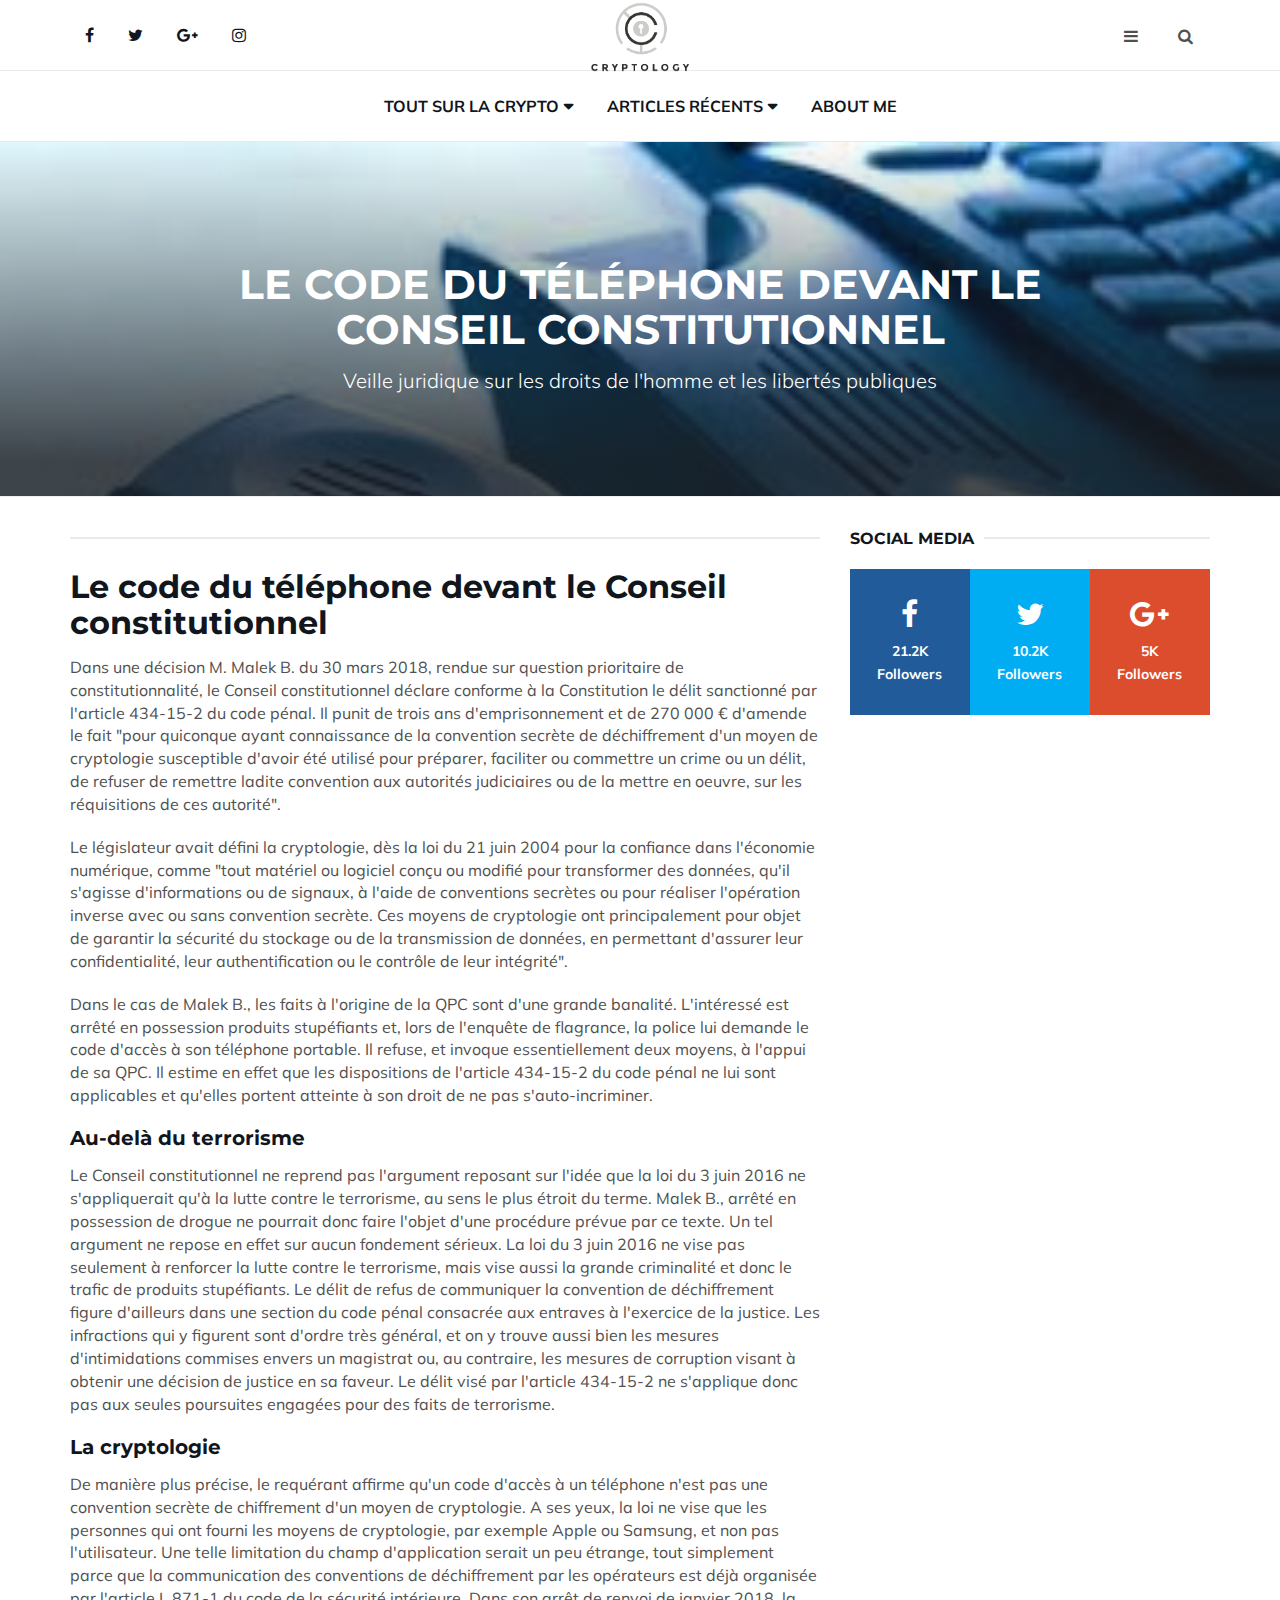
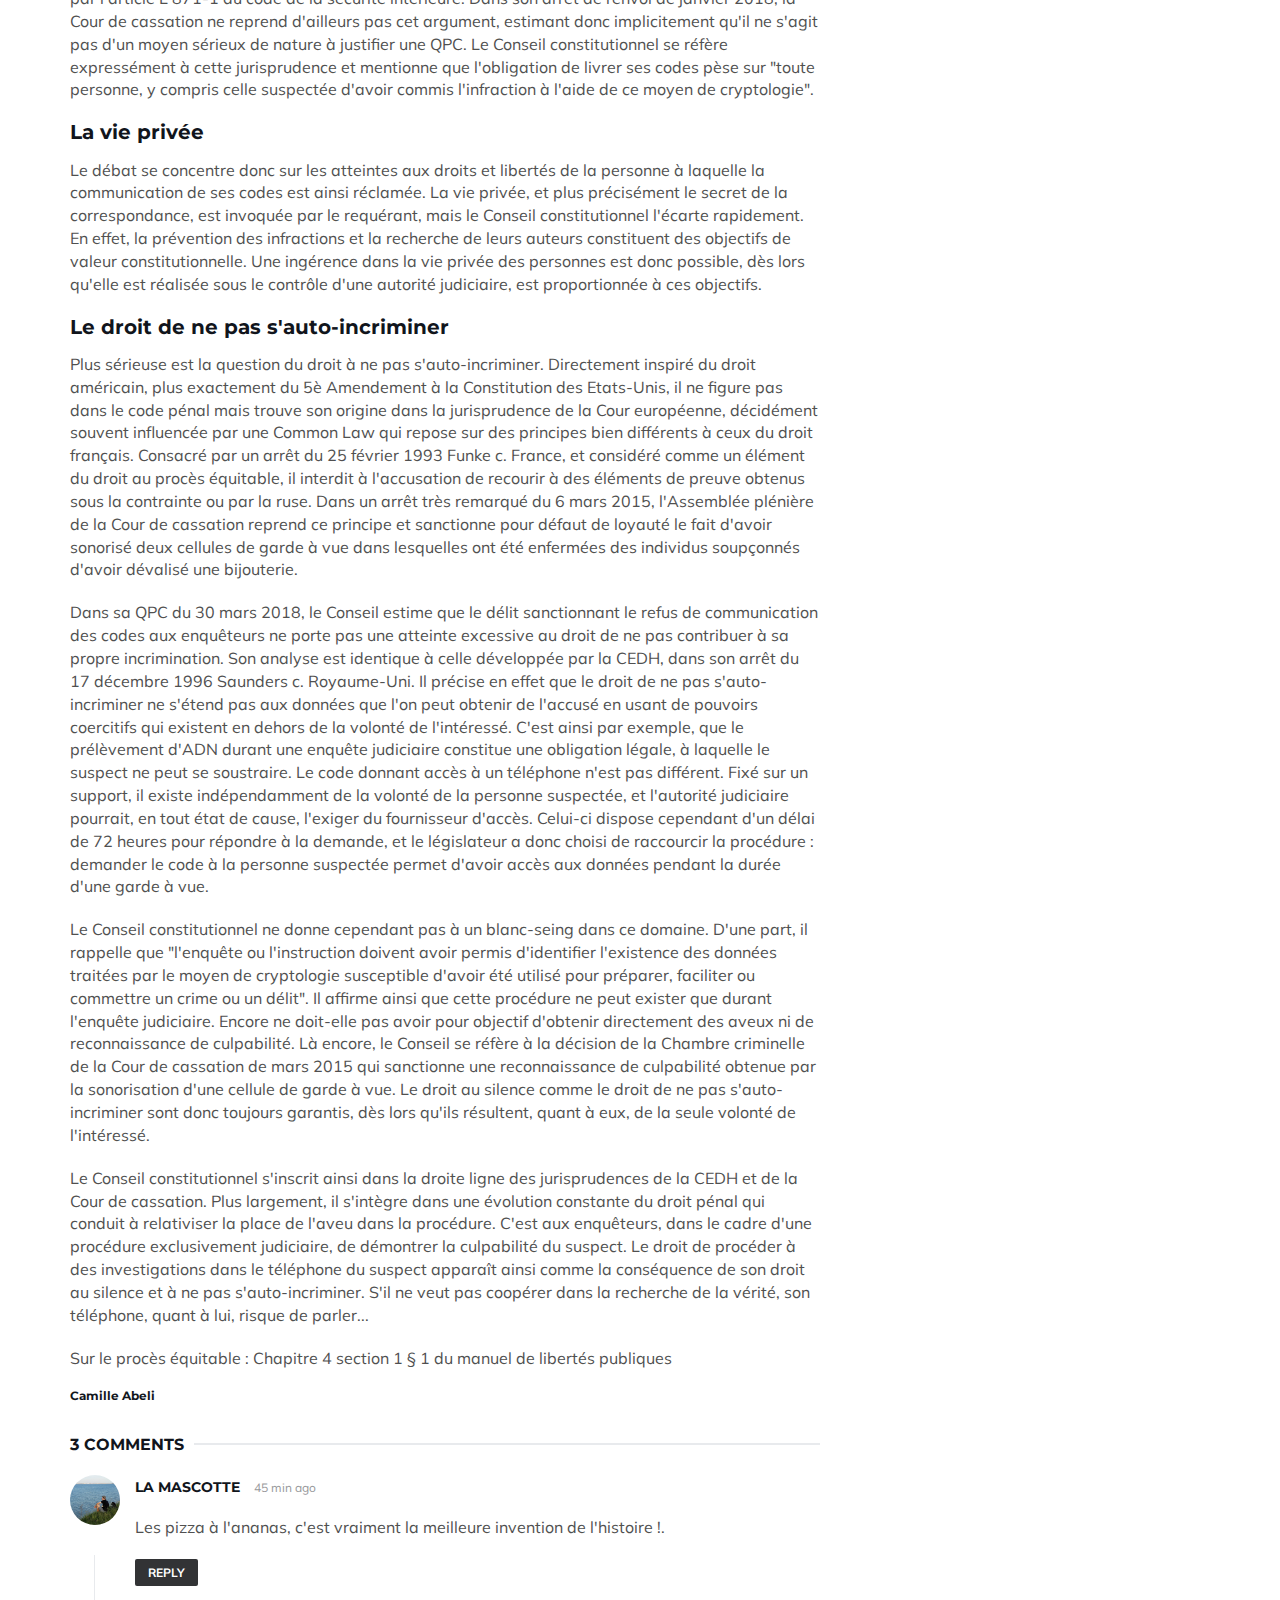
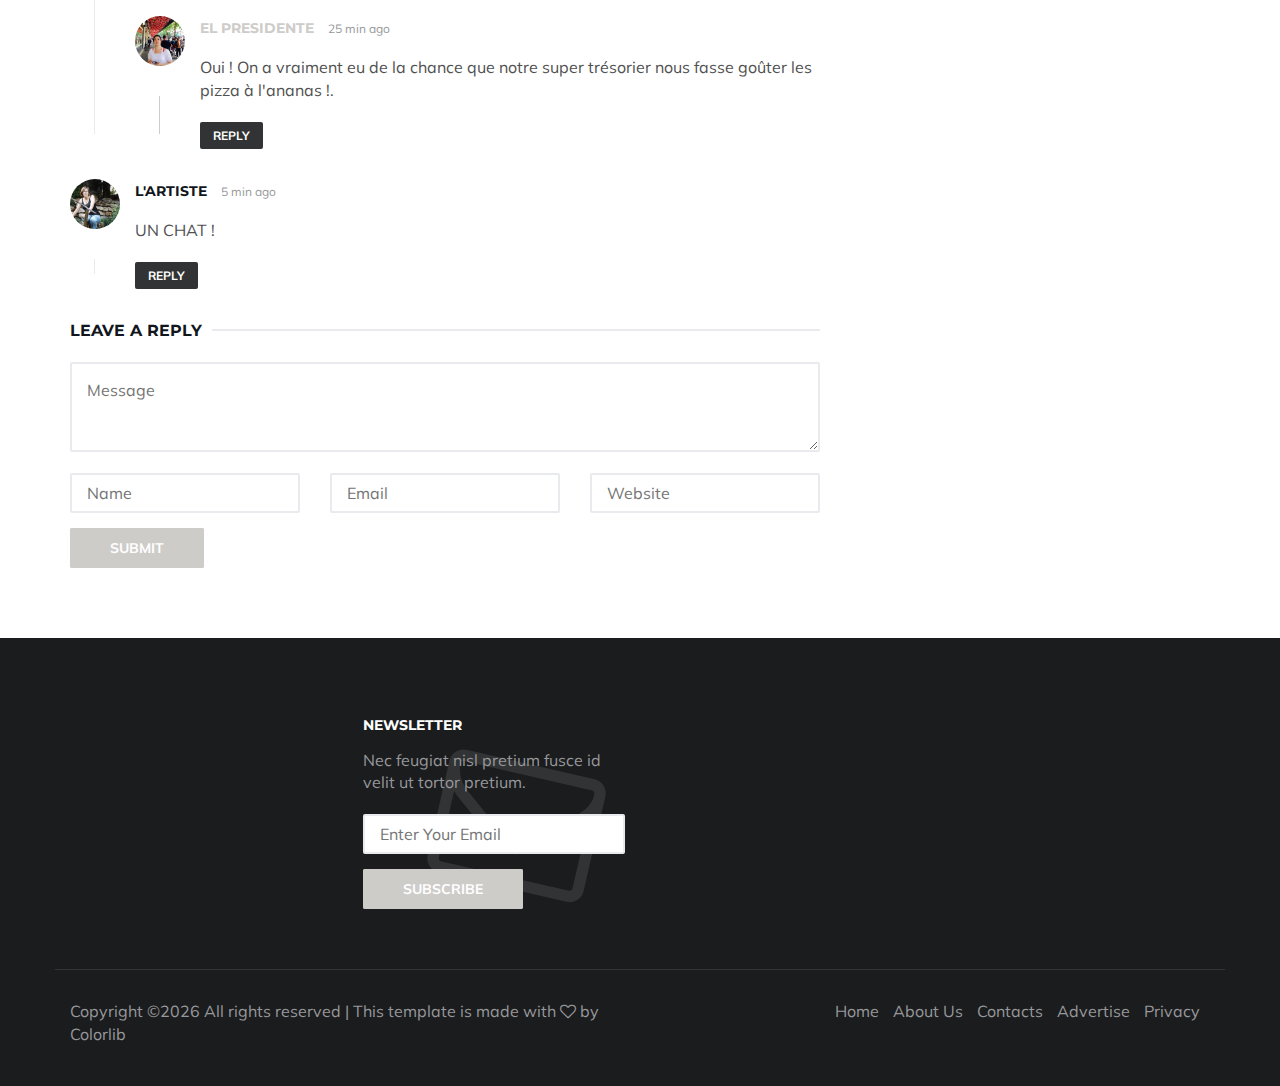
<file: Le_code_du_telephone_devant_le_Conseil_constitutionnel.html>
<!DOCTYPE html>
<html lang="en">

<head>
	<meta charset="utf-8">
	<meta http-equiv="X-UA-Compatible" content="IE=edge">
	<meta name="viewport" content="width=device-width, initial-scale=1">
	<!-- The above 3 meta tags *must* come first in the head; any other head content must come *after* these tags -->

	<title>Le code du téléphone devant le Conseil constitutionnel </title>

	<!-- Google font -->
	<link href="https://fonts.googleapis.com/css?family=Montserrat:400,700%7CMuli:400,700" rel="stylesheet">

	<!-- Bootstrap -->
	<link type="text/css" rel="stylesheet" href="css/bootstrap.min.css" />

	<!-- Font Awesome Icon -->
	<link rel="stylesheet" href="css/font-awesome.min.css">

	<!-- Custom stlylesheet -->
	<link type="text/css" rel="stylesheet" href="css/style.css" />

	<!-- HTML5 shim and Respond.js for IE8 support of HTML5 elements and media queries -->
	<!-- WARNING: Respond.js doesn't work if you view the page via file:// -->
	<!--[if lt IE 9]>
		  <script src="https://oss.maxcdn.com/html5shiv/3.7.3/html5shiv.min.js"></script>
		  <script src="https://oss.maxcdn.com/respond/1.4.2/respond.min.js"></script>
		<![endif]-->

</head>

<body>
	<!-- HEADER -->
	<header id="header">
		<!-- NAV -->
		<div id="nav">
			<!-- Top Nav -->
			<div id="nav-top">
				<div class="container">
					<!-- social -->
					<ul class="nav-social">
						<li><a href="#"><i class="fa fa-facebook"></i></a></li>
						<li><a href="#"><i class="fa fa-twitter"></i></a></li>
						<li><a href="#"><i class="fa fa-google-plus"></i></a></li>
						<li><a href="#"><i class="fa fa-instagram"></i></a></li>
					</ul>
					<!-- /social -->

					<!-- logo -->
					<div class="nav-logo">
						<a href="index.html" class="logo"><img src="./img/logo.png" alt=""></a>
					</div>
					<!-- /logo -->

					<!-- search & aside toggle -->
					<div class="nav-btns">
						<button class="aside-btn"><i class="fa fa-bars"></i></button>
						<button class="search-btn"><i class="fa fa-search"></i></button>
						<div id="nav-search">
							<form>
								<input class="input" name="search" placeholder="Enter your search...">
							</form>
							<button class="nav-close search-close">
								<span></span>
							</button>
						</div>
					</div>
					<!-- /search & aside toggle -->
				</div>
			</div>
			<!-- /Top Nav -->

						<!-- Main Nav -->
						<div id="nav-bottom">
							<div class="container">
								<!-- nav -->
								<ul class="nav-menu">
									<li class="has-dropdown">
										<a href="index.html">Tout sur la crypto</a>
										<div class="dropdown">
											<div class="dropdown-body">
												<ul class="dropdown-list">
													<li><a href="#">Principes</a></li>
													<li><a href="Histoire.html">Histoire</a></li>
												</ul>
											</div>
										</div>
									</li>
									<li class="has-dropdown megamenu">
										<a href="#">Articles récents</a>
										<div class="dropdown tab-dropdown">
											<div class="row">
												<div class="col-md-2">
													<ul class="tab-nav">
														<li class="active"><a data-toggle="tab" href="#tab1">Lifestyle</a></li>
														<li><a data-toggle="tab" href="#tab2">Fashion</a></li>
													</ul>
												</div>
												<div class="col-md-10">
													<div class="dropdown-body tab-content">
														<!-- tab1 -->
														<div id="tab1" class="tab-pane fade in active">
															<div class="row">
																<!-- post -->
																<div class="col-md-4">
																	<div class="post post-sm">
																		<a class="post-img" href="La_cryptologie_au_21eme_siecle.html"><img src="./img/post-7.jpg" alt=""></a>
																		<div class="post-body">
																			<div class="post-category">
																				<a href="#">Travel</a>
																			</div>
																			<h3 class="post-title title-sm"><a href="La_cryptologie_au_21eme_siecle.html">La cryptologie au 21e siècle</a></h3>
																			<ul class="post-meta">
																				<li><a href="author.html">Camille Abeli</a></li>
																				<li>20 April 2018</li>
																			</ul>
																		</div>
																	</div>
																</div>
																<!-- /post -->

																<!-- post -->
																<div class="col-md-4">
																	<div class="post post-sm">
																		<a class="post-img" href="Le_code_du_telephone_devant_le_Conseil_constitutionnel.html"><img src="./img/telephone.jpeg" alt=""></a>
																		<div class="post-body">
																			<div class="post-category">
																				<a href="#">Lifestyle</a>
																			</div>
																			<h3 class="post-title title-sm"><a href="Le_code_du_telephone_devant_le_Conseil_constitutionnel.html">Le code du téléphone devant le Conseil constitutionnel</a></h3>
																			<ul class="post-meta">
																				<li><a href="author.html">Camille Abeli</a></li>
																				<li>20 April 2018</li>
																			</ul>
																		</div>
																	</div>
																</div>
																<!-- /post -->
															</div>
														</div>
														<!-- /tab1 -->

														<!-- tab2 -->
														<div id="tab2" class="tab-pane fade in">
															<div class="row">
																<!-- post -->
																<div class="col-md-4">
																	<div class="post post-sm">
																		<a class="post-img" href="Marie.html"><img src="./img/marie.jpg" alt=""></a>
																		<div class="post-body">
																			<div class="post-category">
																				<a href="#">Lifestyle</a>
																			</div>
																			<h3 class="post-title title-sm"><a href="Marie.html">Marie-Antoinette, reine de... la cryptographie</a></h3>
																			<ul class="post-meta">
																				<li><a href="author.html">Camille Abeli</a></li>
																				<li>20 April 2018</li>
																			</ul>
																		</div>
																	</div>
																</div>
																<!-- /post -->

																<!-- post -->
																<div class="col-md-4">
																	<div class="post post-sm">
																		<a class="post-img" href="blog-post.html"><img src="./img/telephone.jpeg" alt=""></a>
																		<div class="post-body">
																			<div class="post-category">
																				<a href="#">Fashion</a>
																				<a href="#">Lifestyle</a>
																			</div>
																			<h3 class="post-title title-sm"><a href="blog-post.html">Le code du téléphone devant le Conseil constitutionnel</a></h3>
																			<ul class="post-meta">
																				<li><a href="author.html">Camille Abeli</a></li>
																				<li>20 April 2018</li>
																			</ul>
																		</div>
																	</div>
																</div>
																<!-- /post -->

																<!-- post -->
																<div class="col-md-4">
																	<div class="post post-sm">
																		<a class="post-img" href="Histoire.html"><img src="./img/cryptologie.jpg" alt=""></a>
																		<div class="post-body">
																			<div class="post-category">
																				<a href="#">Lifestyle</a>
																			</div>
																			<h3 class="post-title title-sm"><a href="Histoire.html">Cryptologie, histoire de « l’écriture secrète »</a></h3>
																			<ul class="post-meta">
																				<li><a href="author.html">Camille Abeli</a></li>
																				<li>20 April 2018</li>
																			</ul>
																		</div>
																	</div>
																</div>
																<!-- /post -->
															</div>
														</div>
														<!-- /tab2 -->

														<!-- /tab3 tab4 .. -->
													</div>
												</div>
											</div>
										</div>
									</li>
									<li class="has-dropdown megamenu">
									<li><a href="about.html">About me</a></li>
								</ul>
								<!-- /nav -->
							</div>
						</div>
						<!-- /Main Nav -->

									<!-- Aside Nav -->
									<div id="nav-aside">
										<ul class="nav-aside-menu">
											<li><a href="index.html">Home</a></li>
											<li class="has-dropdown"><a>Tout sur la crypto</a>
												<ul class="dropdown">
													<li><a href="#">Principes</a></li>
													<li><a href="#">Histoire</a></li>
												</ul>
											</li>
											<li><a href="about.html">About Us</a></li>
											<li><a href="contact.html">Contacts</a></li>
											<li><a href="#">Advertise</a></li>
										</ul>
										<button class="nav-close nav-aside-close"><span></span></button>
									</div>
									<!-- /Aside Nav -->
		</div>
		<!-- /NAV -->

		<!-- PAGE HEADER -->
		<div class="page-header">
			<div class="page-header-bg" style="background-image: url('./img/telephone.jpeg'); background-size:cover;" ></div>
			<div class="container">
				<div class="row">
					<div class="col-md-offset-1 col-md-10 text-center">
						<h1 class="text-uppercase">Le code du téléphone devant le Conseil constitutionnel </h1>
						<p class="lead">Veille juridique sur les droits de l'homme et les libertés publiques</p>
					</div>
				</div>
			</div>
		</div>
		<!-- /PAGE HEADER -->
	</header>
	<!-- /HEADER -->

	<!-- SECTION -->
	<div class="section">
		<!-- container -->
		<div class="container">
			<!-- row -->
			<div class="row">
				<div class="col-md-8">
					<div class="section-row">
						<div class="section-title">
							<h3 class="title"></h3>
						</div>
						<h1>Le code du téléphone devant le Conseil constitutionnel </h1>
						<p>Dans une décision M. Malek B. du 30 mars 2018, rendue sur question prioritaire de constitutionnalité, le Conseil constitutionnel déclare conforme à la Constitution le délit sanctionné par l'article 434-15-2 du code pénal. Il punit  de trois ans d'emprisonnement et de 270 000  € d'amende le fait "pour quiconque ayant connaissance de la convention secrète de déchiffrement d'un moyen de cryptologie susceptible d'avoir été utilisé pour préparer, faciliter ou commettre un crime ou un délit, de refuser de remettre ladite convention aux autorités judiciaires ou de la mettre en oeuvre, sur les réquisitions de ces autorité". </p>
						<p>Le législateur avait défini la cryptologie, dès la loi du 21 juin 2004 pour la confiance dans l'économie numérique, comme "tout matériel ou logiciel conçu ou modifié pour transformer des données, qu'il s'agisse d'informations ou de signaux, à l'aide de conventions secrètes ou pour réaliser l'opération inverse avec ou sans convention secrète. Ces moyens de cryptologie ont principalement pour objet de garantir la sécurité du stockage ou de la transmission de données, en permettant d'assurer leur confidentialité, leur authentification ou le contrôle de leur intégrité".</p>
						<p>Dans le cas de Malek B., les faits à l'origine de la QPC sont d'une grande banalité. L'intéressé est arrêté en possession produits stupéfiants et, lors de l'enquête de flagrance, la police lui demande le code d'accès à son téléphone portable. Il refuse, et invoque essentiellement deux moyens, à l'appui de sa QPC. Il estime en effet que les dispositions de l'article 434-15-2 du code pénal ne lui sont applicables et qu'elles portent atteinte à son droit de ne pas s'auto-incriminer.</p>


						<h3>Au-delà du terrorisme </h3>
						<p>Le Conseil constitutionnel ne reprend pas l'argument reposant sur l'idée que la loi du 3 juin 2016 ne s'appliquerait qu'à la lutte contre le terrorisme, au sens le plus étroit du terme. Malek B., arrêté en possession de drogue ne pourrait donc faire l'objet d'une procédure prévue par ce texte. Un tel argument ne repose en effet sur aucun fondement sérieux. La loi du 3 juin 2016 ne vise pas seulement à renforcer la lutte contre le terrorisme, mais vise aussi la grande criminalité et donc le trafic de produits stupéfiants. Le délit de refus de communiquer la convention de déchiffrement figure d'ailleurs dans une section du code pénal consacrée aux entraves à l'exercice de la justice. Les infractions qui y figurent sont d'ordre très général, et on y trouve aussi bien les mesures d'intimidations commises envers un magistrat ou, au contraire, les mesures de corruption visant à obtenir une décision de justice en sa faveur. Le délit visé par l'article 434-15-2 ne s'applique donc pas aux seules poursuites engagées pour des faits de terrorisme.</p>

						<h3>La cryptologie</h3>

						<p>De manière plus précise, le requérant affirme qu'un code d'accès à un téléphone n'est pas une  convention secrète de chiffrement d'un moyen de cryptologie. A ses yeux, la loi ne vise que les personnes qui ont fourni les moyens de cryptologie, par exemple Apple ou Samsung, et non pas l'utilisateur. Une telle limitation du champ d'application serait un peu étrange, tout simplement parce que la communication des conventions de déchiffrement par les opérateurs est déjà organisée par l'article L 871-1 du code de la sécurité intérieure. Dans son arrêt de renvoi de janvier 2018, la Cour de cassation ne reprend d'ailleurs pas cet argument, estimant donc implicitement qu'il ne s'agit pas d'un moyen sérieux de nature à justifier une QPC. Le Conseil constitutionnel se réfère expressément à cette jurisprudence et mentionne que l'obligation de livrer ses codes pèse sur "toute personne, y compris celle suspectée d'avoir commis l'infraction à l'aide de ce moyen de cryptologie".</p>

						<h3>La vie privée</h3>
						<p> Le débat se concentre donc sur les atteintes aux droits et libertés de la personne à laquelle la communication de ses codes est ainsi réclamée. La vie privée, et plus précisément le secret de la correspondance, est invoquée par le requérant, mais le Conseil constitutionnel l'écarte rapidement. En effet, la prévention des infractions et la recherche de leurs auteurs constituent des objectifs de valeur constitutionnelle. Une ingérence dans la vie privée des personnes est donc possible, dès lors qu'elle est réalisée sous le contrôle d'une autorité judiciaire, est proportionnée à ces objectifs.</p>

						<h3>Le droit de ne pas s'auto-incriminer</h3>

						<p>Plus sérieuse est la question du droit à ne pas s'auto-incriminer. Directement inspiré du droit américain, plus exactement du 5è Amendement à la Constitution des Etats-Unis, il ne figure pas dans le code pénal mais trouve son origine dans la jurisprudence de la Cour européenne, décidément souvent influencée par une Common Law qui repose sur des principes bien différents à ceux du droit français. Consacré par un arrêt du 25 février 1993 Funke c. France, et considéré comme un élément du droit au procès équitable, il interdit à l'accusation de recourir à des éléments de preuve obtenus sous la contrainte ou par la ruse. Dans un arrêt très remarqué du 6 mars 2015, l'Assemblée plénière de la Cour de cassation reprend ce principe et sanctionne pour défaut de loyauté le fait d'avoir sonorisé deux cellules de garde à vue dans lesquelles ont été enfermées des individus soupçonnés d'avoir dévalisé une bijouterie. </p>
						<p> Dans sa QPC du 30 mars 2018, le Conseil estime que le délit sanctionnant le refus de communication des codes aux enquêteurs ne porte pas une atteinte excessive au droit de ne pas contribuer à sa propre incrimination. Son analyse est identique à celle développée par la CEDH, dans son arrêt du 17 décembre 1996 Saunders c. Royaume-Uni. Il précise en effet que le droit de ne pas s'auto-incriminer ne s'étend pas aux données que l'on peut obtenir de l'accusé en usant de pouvoirs coercitifs qui existent en dehors de la volonté de l'intéressé. C'est ainsi par exemple, que le prélèvement d'ADN durant une enquête judiciaire constitue une obligation légale, à laquelle le suspect ne peut se soustraire.  Le code donnant accès à un téléphone n'est pas différent. Fixé sur un support, il existe indépendamment de la volonté de la personne suspectée, et l'autorité judiciaire pourrait, en tout état de cause, l'exiger du fournisseur d'accès. Celui-ci dispose cependant d'un délai de 72 heures pour répondre à la demande, et le législateur a donc choisi de raccourcir la procédure : demander le code à la personne suspectée permet d'avoir accès aux données pendant la durée d'une garde à vue.</p>
						<p>Le Conseil constitutionnel ne donne cependant pas à un blanc-seing dans ce domaine. D'une part, il rappelle que "l'enquête ou l'instruction doivent avoir permis d'identifier l'existence des données traitées par le moyen de cryptologie susceptible d'avoir été utilisé pour préparer, faciliter ou commettre un crime ou un délit". Il affirme ainsi que cette procédure ne peut exister que durant l'enquête judiciaire. Encore ne doit-elle pas avoir pour objectif d'obtenir directement des aveux ni de reconnaissance de culpabilité. Là encore, le Conseil se réfère à la décision de la Chambre criminelle de la Cour de cassation de mars 2015 qui sanctionne une reconnaissance de culpabilité obtenue par la sonorisation d'une cellule de garde à vue. Le droit au silence comme le droit de ne pas s'auto-incriminer sont donc toujours garantis, dès lors qu'ils résultent, quant à eux, de la seule volonté de l'intéressé.</p>
						<p>Le Conseil constitutionnel s'inscrit ainsi dans la droite ligne des jurisprudences de la CEDH et de la Cour de cassation. Plus largement, il s'intègre dans une évolution constante du droit pénal qui conduit à relativiser la place de l'aveu dans la procédure. C'est aux enquêteurs, dans le cadre d'une procédure exclusivement judiciaire, de démontrer la culpabilité du suspect. Le droit de procéder à des investigations dans le téléphone du suspect apparaît ainsi comme la conséquence de son droit au silence et à ne pas s'auto-incriminer. S'il ne veut pas coopérer dans la recherche de la vérité, son téléphone, quant à lui, risque de parler...</p>
						<p>Sur le procès équitable : Chapitre 4 section 1 § 1 du manuel de libertés publiques</p>
						<h6>Camille Abeli</h6>
					</div>

										<!-- post comments -->
										<div class="section-row">
											<div class="section-title">
												<h3 class="title">3 Comments</h3>
											</div>
											<div class="post-comments">
												<!-- comment -->
												<div class="media">
													<div class="media-left">
														<img class="media-object" src="./img/avatar-2.jpg" alt="">
													</div>
													<div class="media-body">
														<div class="media-heading">
															<h4>La mascotte</h4>
															<span class="time">45 min ago</span>
														</div>
														<p>Les pizza à l'ananas, c'est vraiment la meilleure invention de l'histoire !.</p>
														<a href="#" class="reply">Reply</a>
														<!-- comment -->
														<div class="media media-author">
															<div class="media-left">
																<img class="media-object" src="./img/avatar-1.jpg" alt="">
															</div>
															<div class="media-body">
																<div class="media-heading">
																	<h4>El presidente</h4>
																	<span class="time">25 min ago</span>
																</div>
																<p>Oui ! On a vraiment eu de la chance que notre super trésorier nous fasse goûter les pizza à l'ananas !.</p>
																<a href="#" class="reply">Reply</a>
															</div>
														</div>
														<!-- /comment -->
													</div>
												</div>
												<!-- /comment -->

												<!-- comment -->
												<div class="media">
													<div class="media-left">
														<img class="media-object" src="./img/avatar-3.jpg" alt="">
													</div>
													<div class="media-body">
														<div class="media-heading">
															<h4>L'artiste</h4>
															<span class="time">5 min ago</span>
														</div>
														<p>UN CHAT !</p>
														<a href="#" class="reply">Reply</a>
													</div>
												</div>
												<!-- /comment -->
											</div>
										</div>
										<!-- /post comments -->

										<!-- post reply -->
										<div class="section-row">
											<div class="section-title">
												<h3 class="title">Leave a reply</h3>
											</div>
											<form class="post-reply">
												<div class="row">
													<div class="col-md-12">
														<div class="form-group">
															<textarea class="input" name="message" placeholder="Message"></textarea>
														</div>
													</div>
													<div class="col-md-4">
														<div class="form-group">
															<input class="input" type="text" name="name" placeholder="Name">
														</div>
													</div>
													<div class="col-md-4">
														<div class="form-group">
															<input class="input" type="email" name="email" placeholder="Email">
														</div>
													</div>
													<div class="col-md-4">
														<div class="form-group">
															<input class="input" type="text" name="website" placeholder="Website">
														</div>
													</div>
													<div class="col-md-12">
														<button class="primary-button">Submit</button>
													</div>

												</div>
											</form>
										</div>
										<!-- /post reply -->
				</div>

				<div class="col-md-4">
					<!-- social widget -->
					<div class="aside-widget">
						<div class="section-title">
							<h2 class="title">Social Media</h2>
						</div>
						<div class="social-widget">
							<ul>
								<li>
									<a href="#" class="social-facebook">
										<i class="fa fa-facebook"></i>
										<span>21.2K<br>Followers</span>
									</a>
								</li>
								<li>
									<a href="#" class="social-twitter">
										<i class="fa fa-twitter"></i>
										<span>10.2K<br>Followers</span>
									</a>
								</li>
								<li>
									<a href="#" class="social-google-plus">
										<i class="fa fa-google-plus"></i>
										<span>5K<br>Followers</span>
									</a>
								</li>
							</ul>
						</div>
					</div>
					<!-- /social widget -->

				</div>
			</div>
			<!-- /row -->
		</div>
		<!-- /container -->
	</div>
	<!-- /SECTION -->

	<!-- FOOTER -->
	<footer id="footer">
		<!-- container -->
		<div class="container">
			<!-- row -->
			<div class="row">
				<div class="col-md-3">
					<div class="footer-widget">
					</div>
				</div>

				<div class="col-md-3">
					<div class="footer-widget">
						<h3 class="footer-title">Newsletter</h3>
						<div class="newsletter-widget">
							<form>
								<p>Nec feugiat nisl pretium fusce id velit ut tortor pretium.</p>
								<input class="input" name="newsletter" placeholder="Enter Your Email">
								<button class="primary-button">Subscribe</button>
							</form>
						</div>
					</div>
				</div>
			</div>
			<!-- /row -->

			<!-- row -->
			<div class="footer-bottom row">
				<div class="col-md-6 col-md-push-6">
					<ul class="footer-nav">
						<li><a href="index.html">Home</a></li>
						<li><a href="about.html">About Us</a></li>
						<li><a href="contact.html">Contacts</a></li>
						<li><a href="#">Advertise</a></li>
						<li><a href="#">Privacy</a></li>
					</ul>
				</div>
				<div class="col-md-6 col-md-pull-6">
					<div class="footer-copyright">
						<!-- Link back to Colorlib can't be removed. Template is licensed under CC BY 3.0. -->
Copyright &copy;<script>document.write(new Date().getFullYear());</script> All rights reserved | This template is made with <i class="fa fa-heart-o" aria-hidden="true"></i> by <a href="https://colorlib.com" target="_blank">Colorlib</a>
<!-- Link back to Colorlib can't be removed. Template is licensed under CC BY 3.0. -->
					</div>
				</div>
			</div>
			<!-- /row -->
		</div>
		<!-- /container -->
	</footer>
	<!-- /FOOTER -->

	<!-- jQuery Plugins -->
	<script src="js/jquery.min.js"></script>
	<script src="js/bootstrap.min.js"></script>
	<script src="js/jquery.stellar.min.js"></script>
	<script src="js/main.js"></script>

</body>

</html>
</file>
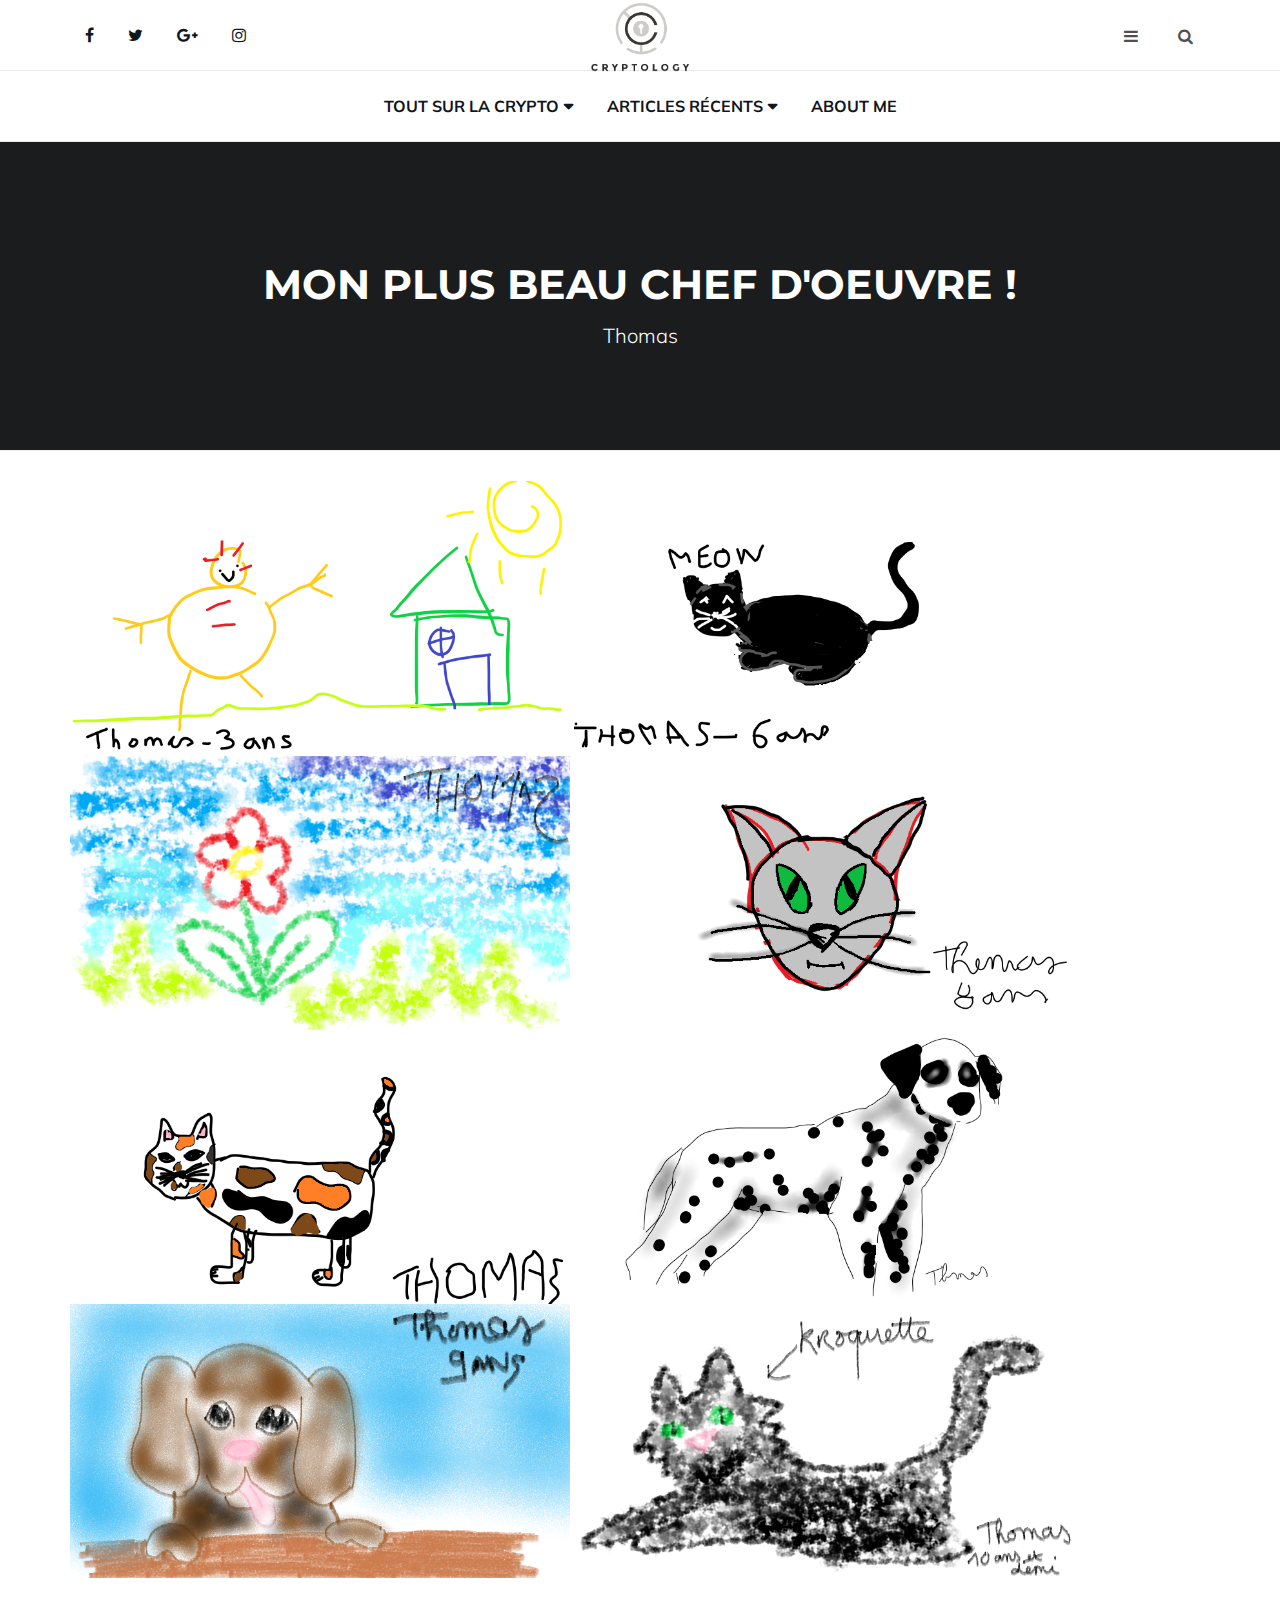
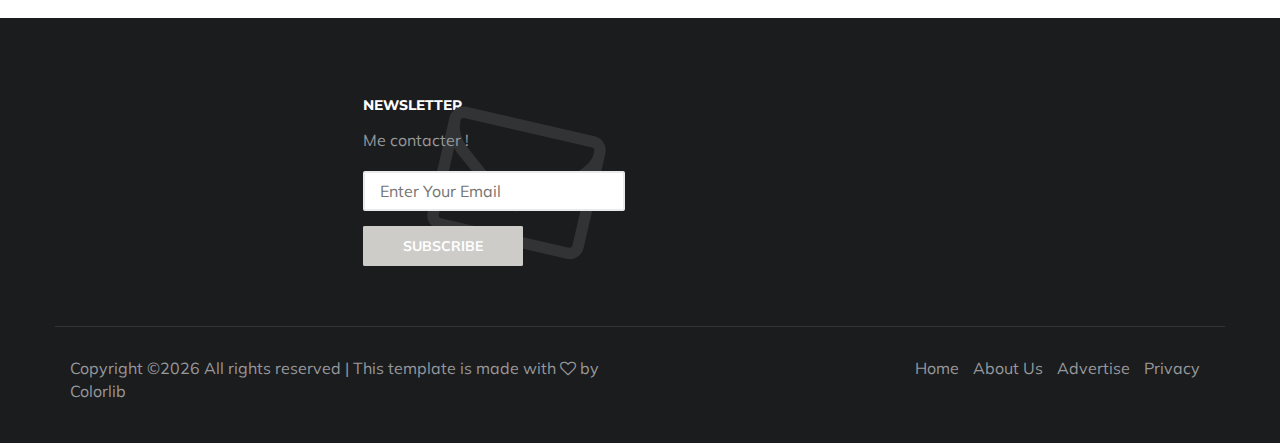
<file: Les_artificiers.html>
<!DOCTYPE html>
<html lang="en">

<head>
	<meta charset="utf-8">
	<meta http-equiv="X-UA-Compatible" content="IE=edge">
	<meta name="viewport" content="width=device-width, initial-scale=1">
	<!-- The above 3 meta tags *must* come first in the head; any other head content must come *after* these tags -->

	<title>Callie HTML Template</title>

	<!-- Google font -->
	<link href="https://fonts.googleapis.com/css?family=Montserrat:400,700%7CMuli:400,700" rel="stylesheet">

	<!-- Bootstrap -->
	<link type="text/css" rel="stylesheet" href="css/bootstrap.min.css" />

	<!-- Font Awesome Icon -->
	<link rel="stylesheet" href="css/font-awesome.min.css">

	<!-- Custom stlylesheet -->
	<link type="text/css" rel="stylesheet" href="css/style.css" />

	<!-- HTML5 shim and Respond.js for IE8 support of HTML5 elements and media queries -->
	<!-- WARNING: Respond.js doesn't work if you view the page via file:// -->
	<!--[if lt IE 9]>
		  <script src="https://oss.maxcdn.com/html5shiv/3.7.3/html5shiv.min.js"></script>
		  <script src="https://oss.maxcdn.com/respond/1.4.2/respond.min.js"></script>
		<![endif]-->

</head>

<body>
	<!-- HEADER -->
	<header id="header">
		<!-- NAV -->
		<div id="nav">
			<!-- Top Nav -->
			<div id="nav-top">
				<div class="container">
					<!-- social -->
					<ul class="nav-social">
						<li><a href="#"><i class="fa fa-facebook"></i></a></li>
						<li><a href="#"><i class="fa fa-twitter"></i></a></li>
						<li><a href="#"><i class="fa fa-google-plus"></i></a></li>
						<li><a href="#"><i class="fa fa-instagram"></i></a></li>
					</ul>
					<!-- /social -->

					<!-- logo -->
					<div class="nav-logo">
						<a href="index.html" class="logo"><img src="./img/logo.png" alt=""></a>
					</div>
					<!-- /logo -->

					<!-- search & aside toggle -->
					<div class="nav-btns">
						<button class="aside-btn"><i class="fa fa-bars"></i></button>
						<button class="search-btn"><i class="fa fa-search"></i></button>
						<div id="nav-search">
							<form>
								<input class="input" name="search" placeholder="Enter your search...">
							</form>
							<button class="nav-close search-close">
								<span></span>
							</button>
						</div>
					</div>
					<!-- /search & aside toggle -->
				</div>
			</div>
			<!-- /Top Nav -->

			<!-- Main Nav -->
			<div id="nav-bottom">
				<div class="container">
					<!-- nav -->
					<ul class="nav-menu">
						<li class="has-dropdown">
							<a href="index.html">Tout sur la crypto</a>
							<div class="dropdown">
								<div class="dropdown-body">
									<ul class="dropdown-list">
										<li><a href="#">Principes</a></li>
										<li><a href="Histoire.html">Histoire</a></li>
									</ul>
								</div>
							</div>
						</li>
						<li class="has-dropdown megamenu">
							<a href="#">Articles récents</a>
							<div class="dropdown tab-dropdown">
								<div class="row">
									<div class="col-md-2">
										<ul class="tab-nav">
											<li class="active"><a data-toggle="tab" href="#tab1">2015-2018</a></li>
											<li><a data-toggle="tab" href="#tab2"></a></li>
										</ul>
									</div>
									<div class="col-md-10">
										<div class="dropdown-body tab-content">
											<!-- tab1 -->
											<div id="tab1" class="tab-pane fade in active">
												<div class="row">
													<!-- post -->
													<div class="col-md-4">
														<div class="post post-sm">
															<a class="post-img" href="La_cryptologie_au_21eme_siecle.html"><img src="./img/post-7.jpg" alt=""></a>
															<div class="post-body">
																<div class="post-category">
																	<a href="#"></a>
																</div>
																<h3 class="post-title title-sm"><a href="La_cryptologie_au_21eme_siecle.html">La cryptologie au 21e siècle</a></h3>
																<ul class="post-meta">
																	<li><a href="author.html">Camille Abeli</a></li>
																	<li>20 April 2018</li>
																</ul>
															</div>
														</div>
													</div>
													<!-- /post -->

													<!-- post -->
													<div class="col-md-4">
														<div class="post post-sm">
															<a class="post-img" href="Le_code_du_telephone_devant_le_Conseil_constitutionnel.html"><img src="./img/telephone.jpeg" alt=""></a>
															<div class="post-body">
																<div class="post-category">
																	<a href="#"></a>
																</div>
																<h3 class="post-title title-sm"><a href="Le_code_du_telephone_devant_le_Conseil_constitutionnel.html">Le code du téléphone devant le Conseil constitutionnel</a></h3>
																<ul class="post-meta">
																	<li><a href="author.html">Camille Abeli</a></li>
																	<li>20 April 2018</li>
																</ul>
															</div>
														</div>
													</div>
													<!-- /post -->
												</div>
											</div>
											<!-- /tab1 -->

											<!-- tab2 -->
											<div id="tab2" class="tab-pane fade in">
												<div class="row">
													<!-- post -->
													<div class="col-md-4">
														<div class="post post-sm">
															<a class="post-img" href="Marie.html"><img src="./img/marie.jpg" alt=""></a>
															<div class="post-body">
																<div class="post-category">
																	<a href="#"></a>
																</div>
																<h3 class="post-title title-sm"><a href="Marie.html">Marie-Antoinette, reine de... la cryptographie</a></h3>
																<ul class="post-meta">
																	<li><a href="author.html">Camille Abeli</a></li>
																	<li>20 April 2018</li>
																</ul>
															</div>
														</div>
													</div>
													<!-- /post -->

													<!-- post -->
													<div class="col-md-4">
														<div class="post post-sm">
															<a class="post-img" href="blog-post.html"><img src="./img/telephone.jpeg" alt=""></a>
															<div class="post-body">
																<div class="post-category">
																	<a href="#"></a>
																	<a href="#"></a>
																</div>
																<h3 class="post-title title-sm"><a href="blog-post.html">Le code du téléphone devant le Conseil constitutionnel</a></h3>
																<ul class="post-meta">
																	<li><a href="author.html">Camille Abeli</a></li>
																	<li>20 April 2018</li>
																</ul>
															</div>
														</div>
													</div>
													<!-- /post -->

													<!-- post -->
													<div class="col-md-4">
														<div class="post post-sm">
															<a class="post-img" href="Histoire.html"><img src="./img/cryptologie.jpg" alt=""></a>
															<div class="post-body">
																<div class="post-category">
																	<a href="#"></a>
																</div>
																<h3 class="post-title title-sm"><a href="Histoire.html">Cryptologie, histoire de « l’écriture secrète »</a></h3>
																<ul class="post-meta">
																	<li><a href="author.html">Camille Abeli</a></li>
																	<li>20 April 2018</li>
																</ul>
															</div>
														</div>
													</div>
													<!-- /post -->
												</div>
											</div>
											<!-- /tab2 -->

											<!-- /tab3 tab4 .. -->
										</div>
									</div>
								</div>
							</div>
						</li>
						<li class="has-dropdown megamenu">
						<li><a href="about.html">About me</a></li>
					</ul>
					<!-- /nav -->
				</div>
			</div>
			<!-- /Main Nav -->

						<!-- Aside Nav -->
						<div id="nav-aside">
							<ul class="nav-aside-menu">
								<li><a href="index.html">Home</a></li>
								<li class="has-dropdown"><a>Tout sur la crypto</a>
									<ul class="dropdown">
										<li><a href="#">Principes</a></li>
										<li><a href="#">Histoire</a></li>
									</ul>
								</li>
								<li><a href="about.html">About Us</a></li>
								<li><a href="contact.html">Contacts</a></li>
								<li><a href="#">Advertise</a></li>
							</ul>
							<button class="nav-close nav-aside-close"><span></span></button>
						</div>
						<!-- /Aside Nav -->
		</div>
		<!-- /NAV -->
	</header>
	<!-- /HEADER -->

		<!-- PAGE HEADER -->
		<div class="page-header">
			<div class="container">
				<div class="row">
					<div class="col-md-offset-1 col-md-10 text-center">
						<h1 class="text-uppercase">Mon plus beau chef d'oeuvre !</h1>
						<p class="lead">Thomas</p>
					</div>
				</div>
			</div>
		</div>
		<!-- /PAGE HEADER -->
	</header>
	<!-- /HEADER -->

	<!-- SECTION -->
	<div class="section">
		<!-- container -->
		<div  class="container">
			<img style="width:500px" src="./img/Thomas_3ans.png">
			<img style="width:500px" src="./img/Vincent_6ans.png">
			<img style="width:500px" src="./img/Amelie_fleur.png">
			<img style="width:500px" src="./img/thomas_8ans.png">
			<img style="width:500px" src="./img/Elsa.png">
			<img style="width:500px" src="./img/chien_sous_coc.png">
			<img style="width:500px" src="./img/Amelie_9ans.png">
			<img style="width:500px" src="./img/Amelie_10ans.png">



		</div>
		<!-- /container -->
	</div>
	<!-- /SECTION -->

  	<!-- FOOTER -->
  	<footer id="footer">
  		<!-- container -->
  		<div class="container">
  			<!-- row -->
  			<div class="row">
  				<div class="col-md-3">
  					<div class="footer-widget">
  					</div>
  				</div>
  				<div class="col-md-3">
  					<div class="footer-widget">
  						<h3 class="footer-title">Newsletter</h3>
  						<div class="newsletter-widget">
  							<form>
  								<p>Me contacter !</p>
  								<input class="input" name="newsletter" placeholder="Enter Your Email">
  								<button class="primary-button">Subscribe</button>
  							</form>
  						</div>
  					</div>
  				</div>
  			</div>
  			<!-- /row -->

  			<!-- row -->
  			<div class="footer-bottom row">
  				<div class="col-md-6 col-md-push-6">
  					<ul class="footer-nav">
  						<li><a href="index.html">Home</a></li>
  						<li><a href="about.html">About Us</a></li>
  						<li><a href="#">Advertise</a></li>
  						<li><a href="#">Privacy</a></li>
  					</ul>
  				</div>
  				<div class="col-md-6 col-md-pull-6">
  					<div class="footer-copyright">
  						<!-- Link back to Colorlib can't be removed. Template is licensed under CC BY 3.0. -->
  Copyright &copy;<script>document.write(new Date().getFullYear());</script> All rights reserved | This template is made with <i class="fa fa-heart-o" aria-hidden="true"></i> by <a href="https://colorlib.com" target="_blank">Colorlib</a>
  <!-- Link back to Colorlib can't be removed. Template is licensed under CC BY 3.0. -->
  					</div>
  				</div>
  			</div>
  			<!-- /row -->
  		</div>
  		<!-- /container -->
  	</footer>
  	<!-- /FOOTER -->

	<!-- jQuery Plugins -->
	<script src="js/jquery.min.js"></script>
	<script src="js/bootstrap.min.js"></script>
	<script src="js/jquery.stellar.min.js"></script>
	<script src="js/main.js"></script>

</body>

</html>
</file>
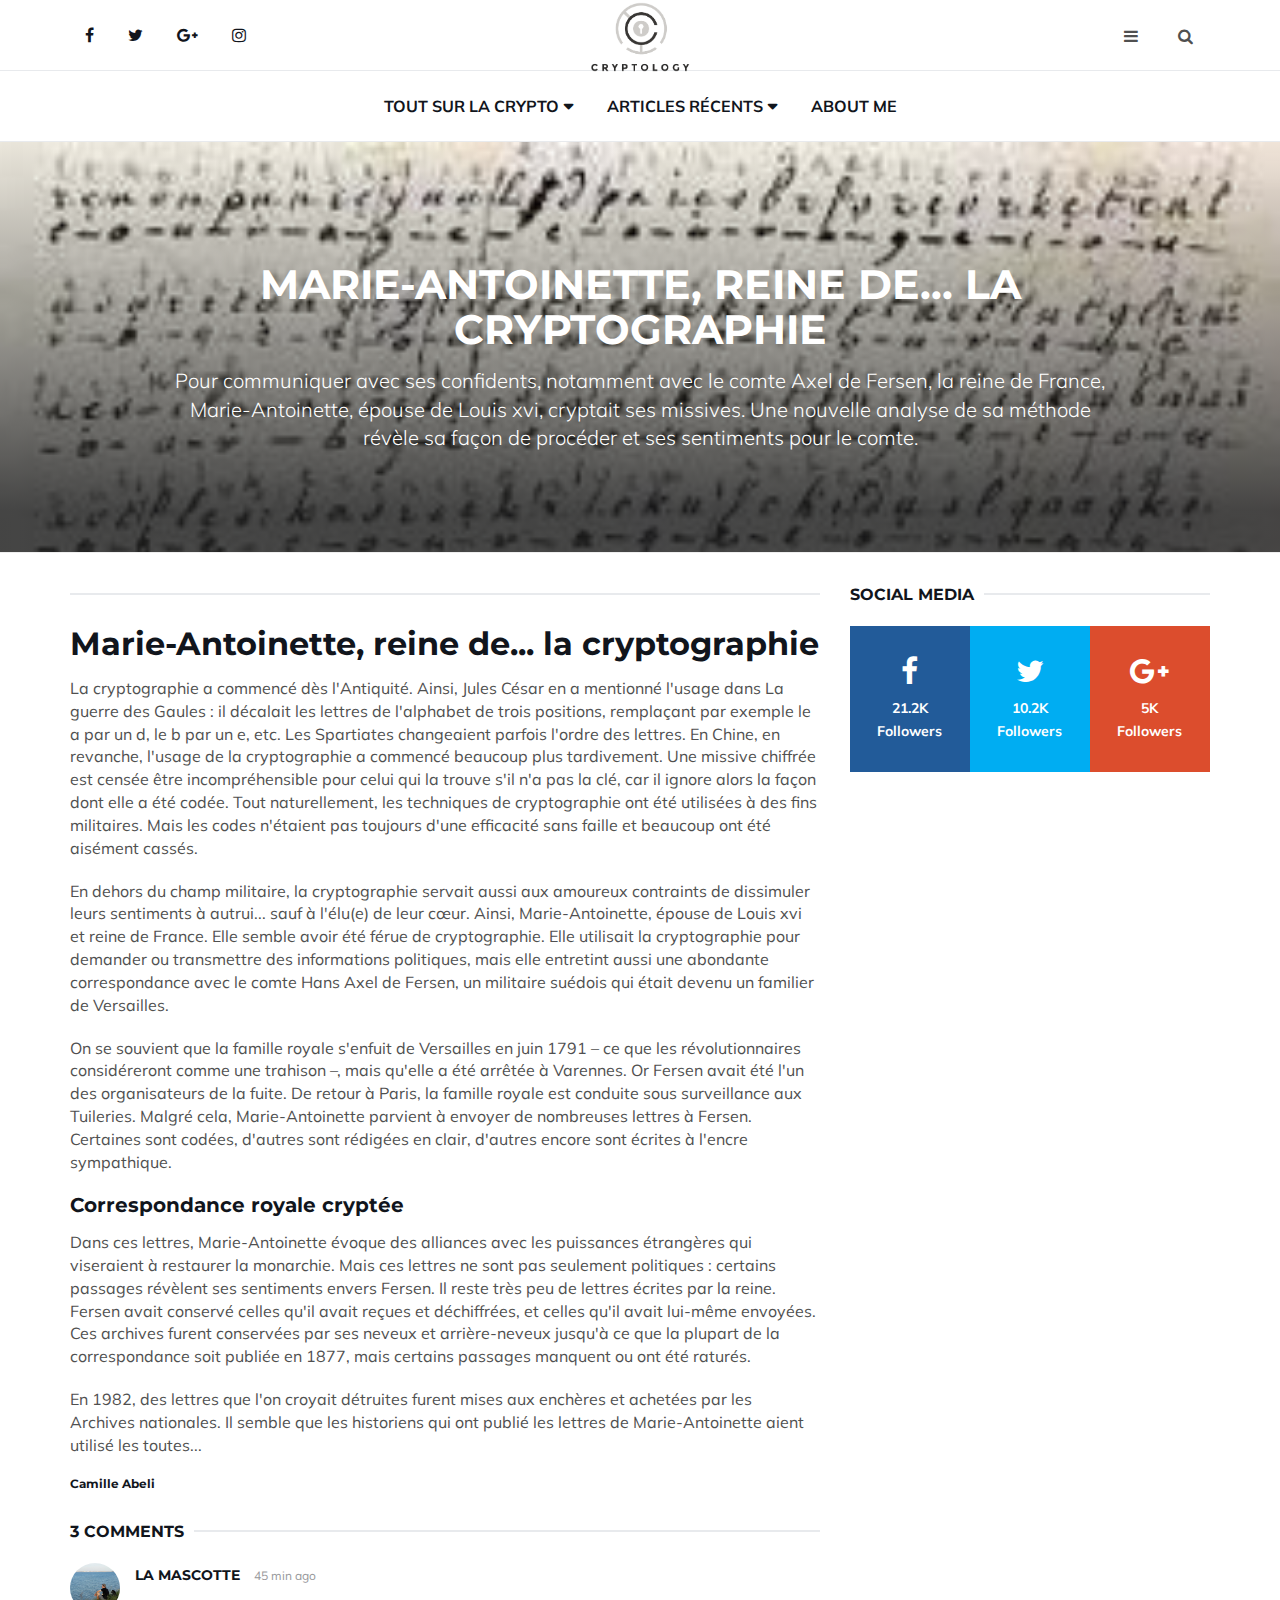
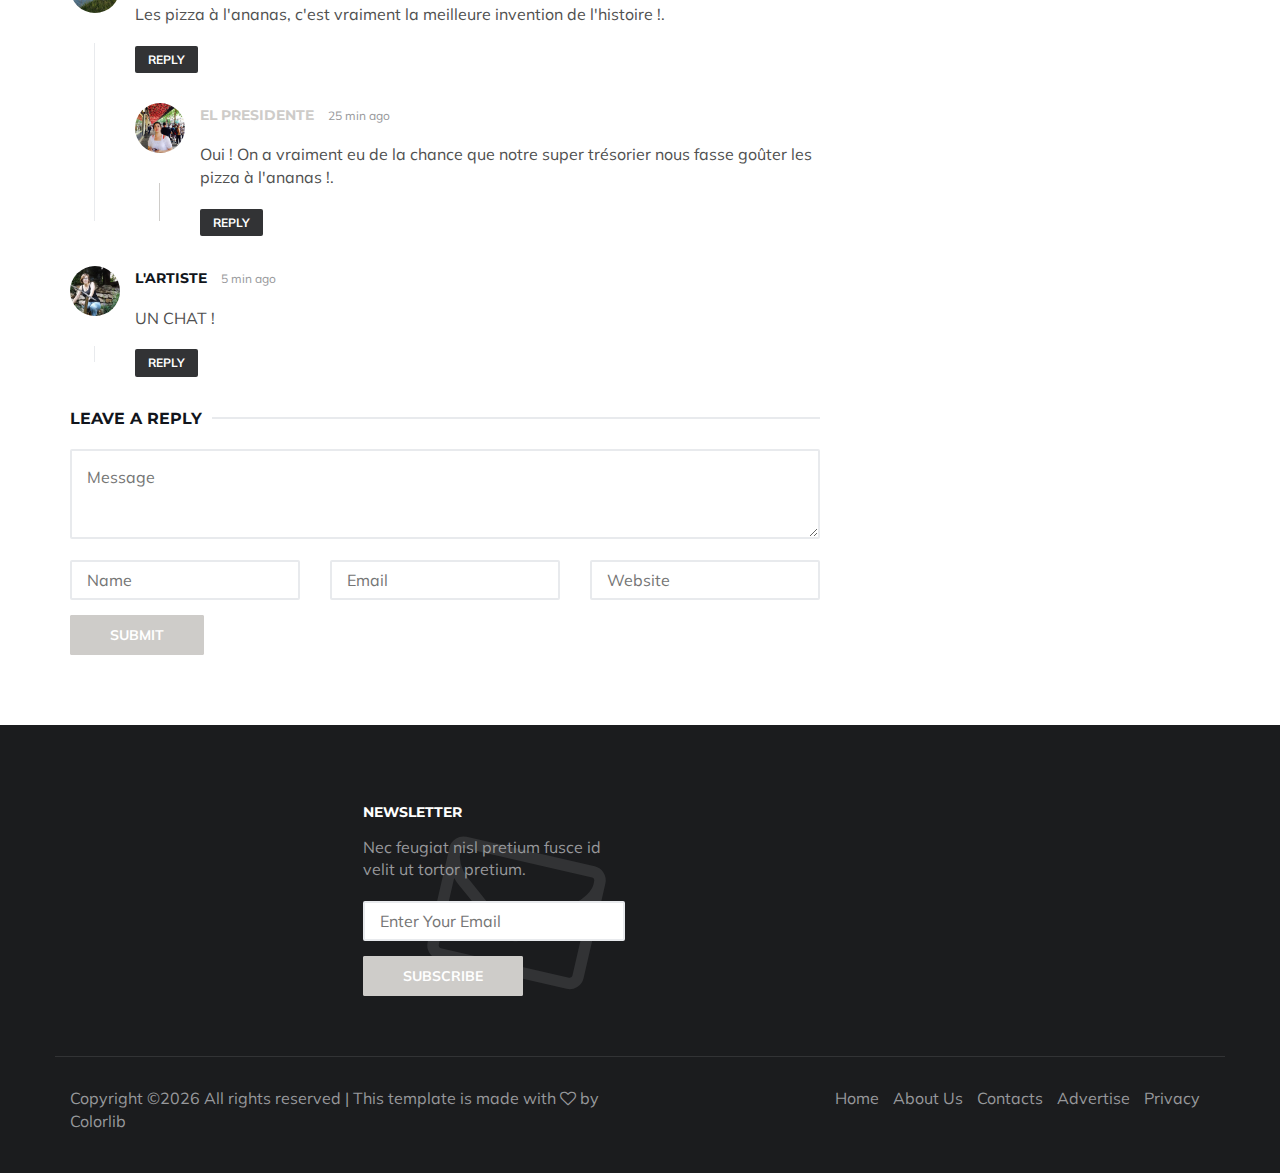
<file: Marie.html>
<!DOCTYPE html>
<html lang="en">

<head>
	<meta charset="utf-8">
	<meta http-equiv="X-UA-Compatible" content="IE=edge">
	<meta name="viewport" content="width=device-width, initial-scale=1">
	<!-- The above 3 meta tags *must* come first in the head; any other head content must come *after* these tags -->

	<title>Marie-Antoinette, reine de... la cryptographie</title>

	<!-- Google font -->
	<link href="https://fonts.googleapis.com/css?family=Montserrat:400,700%7CMuli:400,700" rel="stylesheet">

	<!-- Bootstrap -->
	<link type="text/css" rel="stylesheet" href="css/bootstrap.min.css" />

	<!-- Font Awesome Icon -->
	<link rel="stylesheet" href="css/font-awesome.min.css">

	<!-- Custom stlylesheet -->
	<link type="text/css" rel="stylesheet" href="css/style.css" />

	<!-- HTML5 shim and Respond.js for IE8 support of HTML5 elements and media queries -->
	<!-- WARNING: Respond.js doesn't work if you view the page via file:// -->
	<!--[if lt IE 9]>
		  <script src="https://oss.maxcdn.com/html5shiv/3.7.3/html5shiv.min.js"></script>
		  <script src="https://oss.maxcdn.com/respond/1.4.2/respond.min.js"></script>
		<![endif]-->

</head>

<body>
	<!-- HEADER -->
	<header id="header">
		<!-- NAV -->
		<div id="nav">
			<!-- Top Nav -->
			<div id="nav-top">
				<div class="container">
					<!-- social -->
					<ul class="nav-social">
						<li><a href="#"><i class="fa fa-facebook"></i></a></li>
						<li><a href="#"><i class="fa fa-twitter"></i></a></li>
						<li><a href="#"><i class="fa fa-google-plus"></i></a></li>
						<li><a href="#"><i class="fa fa-instagram"></i></a></li>
					</ul>
					<!-- /social -->

					<!-- logo -->
					<div class="nav-logo">
						<a href="index.html" class="logo"><img src="./img/logo.png" alt=""></a>
					</div>
					<!-- /logo -->

					<!-- search & aside toggle -->
					<div class="nav-btns">
						<button class="aside-btn"><i class="fa fa-bars"></i></button>
						<button class="search-btn"><i class="fa fa-search"></i></button>
						<div id="nav-search">
							<form>
								<input class="input" name="search" placeholder="Enter your search...">
							</form>
							<button class="nav-close search-close">
								<span></span>
							</button>
						</div>
					</div>
					<!-- /search & aside toggle -->
				</div>
			</div>
			<!-- /Top Nav -->

						<!-- Main Nav -->
						<div id="nav-bottom">
							<div class="container">
								<!-- nav -->
								<ul class="nav-menu">
									<li class="has-dropdown">
										<a href="index.html">Tout sur la crypto</a>
										<div class="dropdown">
											<div class="dropdown-body">
												<ul class="dropdown-list">
													<li><a href="#">Principes</a></li>
													<li><a href="Histoire.html">Histoire</a></li>
												</ul>
											</div>
										</div>
									</li>
									<li class="has-dropdown megamenu">
										<a href="#">Articles récents</a>
										<div class="dropdown tab-dropdown">
											<div class="row">
												<div class="col-md-2">
													<ul class="tab-nav">
														<li class="active"><a data-toggle="tab" href="#tab1">Lifestyle</a></li>
														<li><a data-toggle="tab" href="#tab2">Fashion</a></li>
													</ul>
												</div>
												<div class="col-md-10">
													<div class="dropdown-body tab-content">
														<!-- tab1 -->
														<div id="tab1" class="tab-pane fade in active">
															<div class="row">
																<!-- post -->
																<div class="col-md-4">
																	<div class="post post-sm">
																		<a class="post-img" href="La_cryptologie_au_21eme_siecle.html"><img src="./img/post-7.jpg" alt=""></a>
																		<div class="post-body">
																			<div class="post-category">
																				<a href="#">Travel</a>
																			</div>
																			<h3 class="post-title title-sm"><a href="La_cryptologie_au_21eme_siecle.html">La cryptologie au 21e siècle</a></h3>
																			<ul class="post-meta">
																				<li><a href="author.html">Camille Abeli</a></li>
																				<li>20 April 2018</li>
																			</ul>
																		</div>
																	</div>
																</div>
																<!-- /post -->

																<!-- post -->
																<div class="col-md-4">
																	<div class="post post-sm">
																		<a class="post-img" href="Le_code_du_telephone_devant_le_Conseil_constitutionnel.html"><img src="./img/telephone.jpeg" alt=""></a>
																		<div class="post-body">
																			<div class="post-category">
																				<a href="#">Lifestyle</a>
																			</div>
																			<h3 class="post-title title-sm"><a href="Le_code_du_telephone_devant_le_Conseil_constitutionnel.html">Le code du téléphone devant le Conseil constitutionnel</a></h3>
																			<ul class="post-meta">
																				<li><a href="author.html">Camille Abeli</a></li>
																				<li>20 April 2018</li>
																			</ul>
																		</div>
																	</div>
																</div>
																<!-- /post -->
															</div>
														</div>
														<!-- /tab1 -->

														<!-- tab2 -->
														<div id="tab2" class="tab-pane fade in">
															<div class="row">
																<!-- post -->
																<div class="col-md-4">
																	<div class="post post-sm">
																		<a class="post-img" href="Marie.html"><img src="./img/marie.jpg" alt=""></a>
																		<div class="post-body">
																			<div class="post-category">
																				<a href="#">Lifestyle</a>
																			</div>
																			<h3 class="post-title title-sm"><a href="Marie.html">Marie-Antoinette, reine de... la cryptographie</a></h3>
																			<ul class="post-meta">
																				<li><a href="author.html">Camille Abeli</a></li>
																				<li>20 April 2018</li>
																			</ul>
																		</div>
																	</div>
																</div>
																<!-- /post -->

																<!-- post -->
																<div class="col-md-4">
																	<div class="post post-sm">
																		<a class="post-img" href="blog-post.html"><img src="./img/telephone.jpeg" alt=""></a>
																		<div class="post-body">
																			<div class="post-category">
																				<a href="#">Fashion</a>
																				<a href="#">Lifestyle</a>
																			</div>
																			<h3 class="post-title title-sm"><a href="blog-post.html">Le code du téléphone devant le Conseil constitutionnel</a></h3>
																			<ul class="post-meta">
																				<li><a href="author.html">Camille Abeli</a></li>
																				<li>20 April 2018</li>
																			</ul>
																		</div>
																	</div>
																</div>
																<!-- /post -->

																<!-- post -->
																<div class="col-md-4">
																	<div class="post post-sm">
																		<a class="post-img" href="Histoire.html"><img src="./img/cryptologie.jpg" alt=""></a>
																		<div class="post-body">
																			<div class="post-category">
																				<a href="#">Lifestyle</a>
																			</div>
																			<h3 class="post-title title-sm"><a href="Histoire.html">Cryptologie, histoire de « l’écriture secrète »</a></h3>
																			<ul class="post-meta">
																				<li><a href="author.html">Camille Abeli</a></li>
																				<li>20 April 2018</li>
																			</ul>
																		</div>
																	</div>
																</div>
																<!-- /post -->
															</div>
														</div>
														<!-- /tab2 -->

														<!-- /tab3 tab4 .. -->
													</div>
												</div>
											</div>
										</div>
									</li>
									<li class="has-dropdown megamenu">
									<li><a href="about.html">About me</a></li>
								</ul>
								<!-- /nav -->
							</div>
						</div>
						<!-- /Main Nav -->

			<!-- Aside Nav -->
			<div id="nav-aside">
				<ul class="nav-aside-menu">
					<li><a href="index.html">Home</a></li>
					<li class="has-dropdown"><a>Tout sur la crypto</a>
						<ul class="dropdown">
							<li><a href="#">Principes</a></li>
							<li><a href="#">Histoire</a></li>
						</ul>
					</li>
					<li><a href="about.html">About Us</a></li>
					<li><a href="contact.html">Contacts</a></li>
					<li><a href="#">Advertise</a></li>
				</ul>
				<button class="nav-close nav-aside-close"><span></span></button>
			</div>
			<!-- /Aside Nav -->
		</div>
		<!-- /NAV -->

		<!-- PAGE HEADER -->
		<div class="page-header">
			<div class="page-header-bg" style="background-image: url('./img/marie.jpg'); background-size:cover;" ></div>
			<div class="container">
				<div class="row">
					<div class="col-md-offset-1 col-md-10 text-center">
						<h1 class="text-uppercase">Marie-Antoinette, reine de... la cryptographie</h1>
						<p class="lead">Pour communiquer avec ses confidents, notamment avec le comte Axel de Fersen, la reine de France, Marie-Antoinette, épouse de Louis xvi, cryptait ses missives. Une nouvelle analyse de sa méthode révèle sa façon de procéder et ses sentiments pour le comte.</p>
					</div>
				</div>
			</div>
		</div>
		<!-- /PAGE HEADER -->
	</header>
	<!-- /HEADER -->

	<!-- SECTION -->
	<div class="section">
		<!-- container -->
		<div class="container">
			<!-- row -->
			<div class="row">
				<div class="col-md-8">
					<div class="section-row">
						<div class="section-title">
							<h3 class="title"></h3>
						</div>
						<h1>Marie-Antoinette, reine de... la cryptographie</h1>
						<p>La cryptographie a commencé dès l'Antiquité. Ainsi, Jules César en a mentionné l'usage dans La guerre des Gaules : il décalait les lettres de l'alphabet de trois positions, remplaçant par exemple le a par un d, le b par un e, etc. Les Spartiates changeaient parfois l'ordre des lettres. En Chine, en revanche, l'usage de la cryptographie a commencé beaucoup plus tardivement. Une missive chiffrée est censée être incompréhensible pour celui qui la trouve s'il n'a pas la clé, car il ignore alors la façon dont elle a été codée. Tout naturellement, les techniques de cryptographie ont été utilisées à des fins militaires. Mais les codes n'étaient pas toujours d'une efficacité sans faille et beaucoup ont été aisément cassés. </p>
						<p>En dehors du champ militaire, la cryptographie servait aussi aux amoureux contraints de dissimuler leurs sentiments à autrui... sauf à l'élu(e) de leur cœur. Ainsi, Marie-Antoinette, épouse de Louis xvi et reine de France. Elle semble avoir été férue de cryptographie. Elle utilisait la cryptographie pour demander ou transmettre des informations politiques, mais elle entretint aussi une abondante correspondance avec le comte Hans Axel de Fersen, un militaire suédois qui était devenu un familier de Versailles. </p>
						<p>On se souvient que la famille royale s'enfuit de Versailles en juin 1791 – ce que les révolutionnaires considéreront comme une trahison –, mais qu'elle a été arrêtée à Varennes. Or Fersen avait été l'un des organisateurs de la fuite. De retour à Paris, la famille royale est conduite sous surveillance aux Tuileries. Malgré cela, Marie-Antoinette parvient à envoyer de nombreuses lettres à Fersen. Certaines sont codées, d'autres sont rédigées en clair, d'autres encore sont écrites à l'encre sympathique. </p>
						<h3>Correspondance royale cryptée</h3>
						<p>Dans ces lettres, Marie-Antoinette évoque des alliances avec les puissances étrangères qui viseraient à restaurer la monarchie. Mais ces lettres ne sont pas seulement politiques : certains passages révèlent ses sentiments envers Fersen. Il reste très peu de lettres écrites par la reine. Fersen avait conservé celles qu'il avait reçues et déchiffrées, et celles qu'il avait lui-même envoyées. Ces archives furent conservées par ses neveux et arrière-neveux jusqu'à ce que la plupart de la correspondance soit publiée en 1877, mais certains passages manquent ou ont été raturés. </p>
						<p>En 1982, des lettres que l'on croyait détruites furent mises aux enchères et achetées par les Archives nationales. Il semble que les historiens qui ont publié les lettres de Marie-Antoinette aient utilisé les toutes...</p>
						<h6>Camille Abeli</h6>
					</div>

										<!-- post comments -->
										<div class="section-row">
											<div class="section-title">
												<h3 class="title">3 Comments</h3>
											</div>
											<div class="post-comments">
												<!-- comment -->
												<div class="media">
													<div class="media-left">
														<img class="media-object" src="./img/avatar-2.jpg" alt="">
													</div>
													<div class="media-body">
														<div class="media-heading">
															<h4>La mascotte</h4>
															<span class="time">45 min ago</span>
														</div>
														<p>Les pizza à l'ananas, c'est vraiment la meilleure invention de l'histoire !.</p>
														<a href="#" class="reply">Reply</a>
														<!-- comment -->
														<div class="media media-author">
															<div class="media-left">
																<img class="media-object" src="./img/avatar-1.jpg" alt="">
															</div>
															<div class="media-body">
																<div class="media-heading">
																	<h4>El presidente</h4>
																	<span class="time">25 min ago</span>
																</div>
																<p>Oui ! On a vraiment eu de la chance que notre super trésorier nous fasse goûter les pizza à l'ananas !.</p>
																<a href="#" class="reply">Reply</a>
															</div>
														</div>
														<!-- /comment -->
													</div>
												</div>
												<!-- /comment -->

												<!-- comment -->
												<div class="media">
													<div class="media-left">
														<img class="media-object" src="./img/avatar-3.jpg" alt="">
													</div>
													<div class="media-body">
														<div class="media-heading">
															<h4>L'artiste</h4>
															<span class="time">5 min ago</span>
														</div>
														<p>UN CHAT !</p>
														<a href="#" class="reply">Reply</a>
													</div>
												</div>
												<!-- /comment -->
											</div>
										</div>
										<!-- /post comments -->

										<!-- post reply -->
										<div class="section-row">
											<div class="section-title">
												<h3 class="title">Leave a reply</h3>
											</div>
											<form class="post-reply">
												<div class="row">
													<div class="col-md-12">
														<div class="form-group">
															<textarea class="input" name="message" placeholder="Message"></textarea>
														</div>
													</div>
													<div class="col-md-4">
														<div class="form-group">
															<input class="input" type="text" name="name" placeholder="Name">
														</div>
													</div>
													<div class="col-md-4">
														<div class="form-group">
															<input class="input" type="email" name="email" placeholder="Email">
														</div>
													</div>
													<div class="col-md-4">
														<div class="form-group">
															<input class="input" type="text" name="website" placeholder="Website">
														</div>
													</div>
													<div class="col-md-12">
														<button class="primary-button">Submit</button>
													</div>

												</div>
											</form>
										</div>
										<!-- /post reply -->
				</div>

				<div class="col-md-4">
					<!-- social widget -->
					<div class="aside-widget">
						<div class="section-title">
							<h2 class="title">Social Media</h2>
						</div>
						<div class="social-widget">
							<ul>
								<li>
									<a href="#" class="social-facebook">
										<i class="fa fa-facebook"></i>
										<span>21.2K<br>Followers</span>
									</a>
								</li>
								<li>
									<a href="#" class="social-twitter">
										<i class="fa fa-twitter"></i>
										<span>10.2K<br>Followers</span>
									</a>
								</li>
								<li>
									<a href="#" class="social-google-plus">
										<i class="fa fa-google-plus"></i>
										<span>5K<br>Followers</span>
									</a>
								</li>
							</ul>
						</div>
					</div>
					<!-- /social widget -->

				</div>
			</div>
			<!-- /row -->
		</div>
		<!-- /container -->
	</div>
	<!-- /SECTION -->

	<!-- FOOTER -->
	<footer id="footer">
		<!-- container -->
		<div class="container">
			<!-- row -->
			<div class="row">
				<div class="col-md-3">
					<div class="footer-widget">
					</div>
				</div>

				<div class="col-md-3">
					<div class="footer-widget">
						<h3 class="footer-title">Newsletter</h3>
						<div class="newsletter-widget">
							<form>
								<p>Nec feugiat nisl pretium fusce id velit ut tortor pretium.</p>
								<input class="input" name="newsletter" placeholder="Enter Your Email">
								<button class="primary-button">Subscribe</button>
							</form>
						</div>
					</div>
				</div>
			</div>
			<!-- /row -->

			<!-- row -->
			<div class="footer-bottom row">
				<div class="col-md-6 col-md-push-6">
					<ul class="footer-nav">
						<li><a href="index.html">Home</a></li>
						<li><a href="about.html">About Us</a></li>
						<li><a href="contact.html">Contacts</a></li>
						<li><a href="#">Advertise</a></li>
						<li><a href="#">Privacy</a></li>
					</ul>
				</div>
				<div class="col-md-6 col-md-pull-6">
					<div class="footer-copyright">
						<!-- Link back to Colorlib can't be removed. Template is licensed under CC BY 3.0. -->
Copyright &copy;<script>document.write(new Date().getFullYear());</script> All rights reserved | This template is made with <i class="fa fa-heart-o" aria-hidden="true"></i> by <a href="https://colorlib.com" target="_blank">Colorlib</a>
<!-- Link back to Colorlib can't be removed. Template is licensed under CC BY 3.0. -->
					</div>
				</div>
			</div>
			<!-- /row -->
		</div>
		<!-- /container -->
	</footer>
	<!-- /FOOTER -->

	<!-- jQuery Plugins -->
	<script src="js/jquery.min.js"></script>
	<script src="js/bootstrap.min.js"></script>
	<script src="js/jquery.stellar.min.js"></script>
	<script src="js/main.js"></script>

</body>

</html>
</file>
<file: css/style.css>
/*
Template Name: Callie HTML Template
Author: yaminncco

Colors:
	Body 		  : #505050
	Headers 	: #11151c
	Primary 	: #ceccc9
	Dark 		  : #1b1c1e
	Grey 		  : #e8eaed #97989b #323335

Fonts: Montserrat & Muli

Table OF Contents
------------------------------------
GENERAL
NAVIGATION
PAGE HEADER
POST
POST PAGE
ASIDE
FOOTER
RESPONSIVE
------------------------------------*/

/*=========================================================
	GENERAL
===========================================================*/

/*----------------------------*\
	typography
\*----------------------------*/

body {
  font-family: 'Muli', sans-serif;
  font-size: 16px;
  color: #505050;
  font-weight: 400;
  overflow-x: hidden;
}

h1, h2, h3, h4, h5, h6 {
  font-family: 'Montserrat', sans-serif;
  color: #11151c;
  font-weight: 700;
  margin: 0px 0px 15px;
}

h1 {
  font-size: 32.437px;
}

h2 {
  font-size: 25.629px;
}

h3 {
  font-size: 20.25px;
}

h4 {
  font-size: 16px;
}

h5 {}

p {
  margin: 0px 0px 20px;
}

a {
  color: #11151c;
  -webkit-transition: 0.2s color;
  transition: 0.2s color;
}

a:hover, a:focus {
  color: #ceccc9;
  text-decoration: none;
  outline: none;
}

::-moz-selection {
  background-color: #ceccc9;
  color: #FFF;
}

::selection {
  background-color: #ceccc9;
  color: #FFF;
}

ul, ol {
  margin: 0;
  padding: 0;
  list-style: none
}

ul.list-style, ol.list-style {
  padding-left: 15px;
  margin-bottom: 10px;
}

ul.list-style {
  list-style-type: disc;
}

ol.list-style {
  list-style-type: decimal;
}

blockquote.blockquote {
  padding: 30px;
  margin: 0px 0px 20px;
  border: 2px solid #e8eaed;
}

blockquote.blockquote:before {
  content: "\f10d";
  font-family: fontAwesome;
  width: 70px;
  height: 70px;
  line-height: 70px;
  text-align: center;
  border-radius: 50%;
  color: #ceccc9;
  font-size: 30px;
  background: #fff;
  border: 2px solid #e8eaed;
  float: left;
  margin-right: 10px;
}

blockquote.blockquote .blockquote-footer {
  color: #97989b;
}

figure {
  margin-bottom: 20px;
}

figure>img {
  width: 100%;
}

figure.pull-right {
  margin-left: 15px;
}

figure.pull-left {
  margin-right: 15px;
}

figure>figcaption {
  font-size: 14px;
  text-align: center;
  margin-top: 10px;
  font-style: italic;
  color: #97989b;
}

/*----------------------------*\
	section
\*----------------------------*/

.section {
  padding-top: 30px;
}

.section-row {
  margin-bottom: 30px;
}

.section-title {
  position: relative;
  margin-bottom: 20px;
}

.section-title .title {
  position: relative;
  display: inline-block;
  background-color: #fff;
  font-size: 16px;
  text-transform: uppercase;
  margin-top: 0px;
  margin-bottom: 0px;
  padding-right: 10px;
  z-index: 20;
}

.section-title:after {
  content: "";
  display: inline-block;
  height: 2px;
  background-color: #e8eaed;
  position: absolute;
  left: 0;
  right: 0;
  top: 10px;
  z-index: 10;
}

/*----------------------------*\
	input
\*----------------------------*/

.input {
  width: 100%;
  height: 40px;
  padding: 0px 15px;
  background-color: #fff;
  border-radius: 2px;
  border: 2px solid #e8eaed;
}

textarea.input {
  padding: 15px;
  height: 90px;
}

/*----------------------------*\
	button
\*----------------------------*/

.primary-button, .secondary-button {
  display: inline-block;
  padding: 10px 40px;
  border-radius: 2px;
  border: none;
  font-weight: 700;
  font-size: 14px;
  text-transform: uppercase;
  -webkit-transition: 0.2s all;
  transition: 0.2s all;
}

.primary-button {
  background-color: #ceccc9;
  color: #fff;
  -webkit-box-shadow: 0px 0px 0px 2px #ceccc9 inset;
  box-shadow: 0px 0px 0px 2px #ceccc9 inset;
}

.secondary-button {
  background-color: #353535;
  color: #fff;
  -webkit-box-shadow: 0px 0px 0px 2px #353535 inset;
  box-shadow: 0px 0px 0px 2px #353535 inset;
}

.primary-button:hover, .primary-button:focus {
  background-color: transparent;
  color: #ceccc9;
}

.secondary-button:hover, .secondary-button:focus {
  background-color: transparent;
  color: #353535;
}

/*----------------------------*\
	social colors
\*----------------------------*/

.social-facebook {
  background: #225b99 !important;
}

.social-twitter {
  background: #00adf2 !important;
}

.social-google-plus {
  background: #dc4d2d !important;
}

.social-pinterest {
  background: #cc2127 !important;
}

.social-instagram {
  background: #d341b2 !important;
}

/*=========================================================
	NAVIGATION
===========================================================*/

#nav {
  border-bottom: 1px solid #e8eaed;
}

#nav:after {
  content: "";
  position: fixed;
  left: 0;
  right: 0;
  bottom: 0;
  top: 0;
  background-color: rgba(0, 0, 0, 0.5);
  z-index: 90;
  opacity: 0;
  visibility: hidden;
  -webkit-transition: 0.2s all;
  transition: 0.2s all;
}

#nav.shadow-active:after {
  opacity: 1;
  visibility: visible;
}

#nav-top {
  text-align: center;
}

#nav-top>.container {
  position: relative;
}

#nav-bottom {
  border-top: 1px solid #e8eaed;
}

/*----------------------------*\
	social
\*----------------------------*/

.nav-social {
  float: left;
  padding: 10px 0px;
}

.nav-social li {
  display: inline-block;
}

.nav-social li a {
  display: block;
  padding: 15px;
  line-height: 20px;
}

/*----------------------------*\
	logo
\*----------------------------*/

.nav-logo {
  position: absolute;
  left: 50%;
  -webkit-transform: translateX(-50%);
  -ms-transform: translateX(-50%);
  transform: translateX(-50%);
}

.nav-logo .logo {
  display: inline-block;
  line-height: 70px;
  height: 70px;
}

.nav-logo .logo>img {
  width: 100%;
  max-height: 70px;
}

/*----------------------------*\
	search
\*----------------------------*/

.nav-btns {
  float: right;
  padding: 10px 0px;
}

.nav-btns>button {
  width: 50px;
  height: 50px;
  line-height: 50px;
  text-align: center;
  border: none;
  background: transparent;
}

#nav-search {
  position: fixed;
  left: 50%;
  -webkit-transform: translate(-50%, 10px);
  -ms-transform: translate(-50%, 10px);
  transform: translate(-50%, 10px);
  opacity: 0;
  visibility: hidden;
  max-width: 960px;
  width: 100%;
  padding: 60px 5%;
  background: #1b1c1e;
  z-index: 999;
  -webkit-transition: 0.2s all;
  transition: 0.2s all;
}

#nav-search.active {
  opacity: 1;
  visibility: visible;
  -webkit-transform: translate(-50%, 0px);
  -ms-transform: translate(-50%, 0px);
  transform: translate(-50%, 0px);
}

#nav-search form .input {
  height: 80px;
  background: transparent;
  border: 2px solid #323335;
  color: #fff;
  font-size: 24px;
  font-weight: 700;
  padding: 15px 25px;
}

/*----------------------------*\
	menu
\*----------------------------*/

.nav-menu {
  position: relative;
  text-align: center;
  float: none;
}

.nav-menu>li {
  float: none;
  display: inline-block;
}

.nav-menu>li>a {
  display: block;
  padding: 25px 15px;
  line-height: 20px;
  font-weight: 700;
  text-transform: uppercase;
}

/*----------------------------*\
	dropdown
\*----------------------------*/

.nav-menu li.has-dropdown {
  position: relative;
}

.nav-menu li.has-dropdown>a:after {
  font-family: 'FontAwesome';
  content: "\f0d7";
  margin-left: 5px;
}

.nav-menu li.has-dropdown>.dropdown {
  position: absolute;
  left: 0;
  width: 200px;
  text-align: left;
  z-index: 60;
  -webkit-transform: translateY(10px);
  -ms-transform: translateY(10px);
  transform: translateY(10px);
  opacity: 0;
  visibility: hidden;
  -webkit-transition: 0.2s all;
  transition: 0.2s all;
}

.nav-menu li.has-dropdown:hover>.dropdown {
  -webkit-transform: translateY(0px);
  -ms-transform: translateY(0px);
  transform: translateY(0px);
  opacity: 1;
  visibility: visible;
}

.nav-menu li.has-dropdown>.dropdown .dropdown-body {
  background-color: #fff;
  -webkit-box-shadow: 0px 0px 10px 0px rgba(0, 0, 0, 0.1);
  box-shadow: 0px 0px 10px 0px rgba(0, 0, 0, 0.1);
  border-top: 2px solid #ceccc9;
}

.dropdown .dropdown-list li {
  border-bottom: 1px solid #e8eaed;
}

.dropdown .dropdown-list li a {
  display: block;
  padding: 10px;
  line-height: 20px;
}

.dropdown .dropdown-heading {
  text-transform: uppercase;
  font-size: 14px;
  margin-top: 0px;
  margin-bottom: 10px;
  line-height: 30px;
}

/*----------------------------*\
	mega dropdown
\*----------------------------*/

.nav-menu li.has-dropdown.megamenu {
  position: static;
}

.nav-menu li.has-dropdown.megamenu>.dropdown {
  width: 100%;
}

.nav-menu li.has-dropdown.megamenu>.dropdown .dropdown-body {
  padding: 30px;
}

.nav-menu li.has-dropdown.megamenu>.dropdown .dropdown-list {
  margin-bottom: 30px;
}

.nav-menu li.has-dropdown.megamenu>.dropdown .dropdown-list li a {
  padding-left: 0px;
  padding-right: 0px;
}

/*----------------------------*\
	tab dropdown
\*----------------------------*/

.nav-menu li.has-dropdown.megamenu>.dropdown.tab-dropdown .tab-content {
  z-index: 70;
  position: relative;
  margin-left: -30px;
}

.nav-menu li.has-dropdown.megamenu>.dropdown.tab-dropdown .tab-nav {
  background-color: #1b1c1e;
  -webkit-box-shadow: 0px 0px 2px 0px rgba(0, 0, 0, 0.1);
  box-shadow: 0px 0px 2px 0px rgba(0, 0, 0, 0.1);
  position: relative;
  z-index: 60;
}

.nav-menu li.has-dropdown.megamenu>.dropdown.tab-dropdown .tab-nav li {
  border-bottom: 1px solid #323335;
}

.nav-menu li.has-dropdown.megamenu>.dropdown.tab-dropdown .tab-nav li a {
  display: block;
  padding: 15px;
  color: #fff;
  font-weight: 700;
  font-size: 12px;
  text-transform: uppercase;
}

.nav-menu li.has-dropdown.megamenu>.dropdown.tab-dropdown .tab-nav li.active {
  background: #ceccc9
}

.nav-menu li.has-dropdown.megamenu>.dropdown.tab-dropdown .tab-nav li.active a {
  color: #fff;
}

/*----------------------------*\
	nav aside
\*----------------------------*/

#nav-aside {
  position: fixed;
  right: 0;
  top: 0;
  bottom: 0;
  background-color: #1b1c1e;
  max-width: 360px;
  width: 100%;
  padding: 80px 20px;
  overflow-y: scroll;
  z-index: 99;
  -webkit-transform: translateX(100%);
  -ms-transform: translateX(100%);
  transform: translateX(100%);
  -webkit-transition: 0.4s all cubic-bezier(.77, 0, .18, 1);
  transition: 0.4s all cubic-bezier(.77, 0, .18, 1);
}

#nav-aside.active {
  -webkit-transform: translateX(0%);
  -ms-transform: translateX(0%);
  transform: translateX(0%);
}

.nav-aside-menu li a {
  display: block;
  padding: 15px 0px;
  color: #fff;
  border-bottom: 1px solid #323335;
}

.nav-aside-menu li a:hover, .nav-aside-menu li a:focus {
  color: #ceccc9;
}

.nav-aside-menu li.has-dropdown>a {
  cursor: pointer;
}

.nav-aside-menu li.has-dropdown>a:after {
  font-family: 'FontAwesome';
  content: "\f0d7";
  float: right;
}

.nav-aside-menu li.has-dropdown>.dropdown {
  display: none;
  margin-left: 30px;
  border-left: 1px solid #323335;
}

.nav-aside-menu li.has-dropdown.active>.dropdown {
  display: block;
}

.nav-aside-menu li.has-dropdown>.dropdown a {
  padding: 15px;
}

.nav-close {
  width: 50px;
  height: 50px;
  position: absolute;
  top: 10px;
  right: 15px;
  background-color: transparent;
  border: none;
}

.nav-close span {
  display: block;
  position: absolute;
  top: 50%;
  left: 50%;
  -webkit-transform: translateX(-50%);
  -ms-transform: translateX(-50%);
  transform: translateX(-50%);
}

.nav-close span:before, .nav-close span:after {
  content: "";
  display: block;
  width: 30px;
  background-color: #fff;
  height: 2px;
}

.nav-close span:before {
  -webkit-transform: translateY(0px) rotate(-135deg);
  -ms-transform: translateY(0px) rotate(-135deg);
  transform: translateY(0px) rotate(-135deg);
}

.nav-close span:after {
  -webkit-transform: translateY(-2px) rotate(135deg);
  -ms-transform: translateY(-2px) rotate(135deg);
  transform: translateY(-2px) rotate(135deg);
}

/*=========================================================
	PAGE HEADER
===========================================================*/

.page-header {
  position: relative;
  margin: 0;
  padding-top: 120px;
  padding-bottom: 80px;
  background-color: #1b1c1e;
}

#post-header {
  padding-top: 240px;
  padding-bottom: 80px;
}

.page-header .page-header-bg {
  position: absolute;
  top: 0;
  left: 0;
  right: 0;
  bottom: 0;
}

.page-header .page-header-bg:after {
  content: "";
  position: absolute;
  left: 0;
  right: 0;
  top: 0;
  bottom: 0;
  background: -webkit-gradient(linear, left top, left bottom, from(rgba(27, 28, 30, 0)), color-stop(90%, rgba(27, 28, 30, 0.8)));
  background: linear-gradient(180deg, rgba(27, 28, 30, 0) 0%, rgba(27, 28, 30, 0.8) 90%);
}

.page-header h1 {
  font-size: 41.053px;
  color: #FFF;
}

.page-header p.lead {
  font-size: 20.25px;
  color: #FFF;
}

/*=========================================================
	POST
===========================================================*/

.post {
  position: relative;
  margin-bottom: 30px;
}

.post .post-body {
  position: relative;
  margin: -50px 0px 0px 3%;
  padding: 5%;
  background: #fff;
  z-index: 10;
}

.post .post-img {
  display: block;
  overflow: hidden;
}

.post-img>img {
  width: 100%;
  -webkit-transition: 1.6s -webkit-transform;
  transition: 1.6s -webkit-transform;
  transition: 1.6s transform;
  transition: 1.6s transform, 1.6s -webkit-transform;
}

.post-img:hover>img {
  -webkit-transform: scale(1.2);
  -ms-transform: scale(1.2);
  transform: scale(1.2);
}

.post .post-title {
  font-size: 18px;
}

.post .post-title.title-sm {
  font-size: 16px;
}

.post .post-title.title-lg {
  font-size: 25.629px;
}

.post .post-category {
  margin-bottom: 10px;
}

.post-category a {
  color: #ceccc9;
  font-weight: 700;
  font-size: 12px;
  text-transform: uppercase;
}

.post-category a:after {
  content: ',';
  display: inline-block;
}

.post-category a:last-child:after {
  display: none;
}

.post .post-meta {
  margin-bottom: 10px;
}

.post-meta li {
  display: inline-block;
  color: #97989b;
  font-size: 12px;
  text-transform: uppercase;
}

.post-meta li a {
  color: #97989b;
  font-weight: 700;
}

.post-meta li a:hover, .post-meta li a:focus {
  color: #ceccc9;
}

.post-meta li:after {
  content: '•';
  display: inline-block;
  padding-left: 5px;
  padding-right: 5px;
}

.post-meta li:last-child:after {
  display: none;
}

/*----------------------------*\
	hot post
\*----------------------------*/

.hot-post {
  padding: 0 15px;
}

.hot-post .hot-post-left {
  padding-right: 0px;
  padding-left: 0px;
}

.hot-post .hot-post-right {
  padding-right: 0;
  padding-left: 5px;
}

.hot-post .post {
  margin-bottom: 7px;
}

.hot-post {
  margin-bottom: 25px;
}

/*----------------------------*\
	post thumb
\*----------------------------*/

.post.post-thumb .post-img:after {
  content: "";
  position: absolute;
  left: 0;
  right: 0;
  top: 0;
  bottom: 0;
  background: -webkit-gradient(linear, left top, left bottom, from(rgba(27, 28, 30, 0)), color-stop(90%, rgba(27, 28, 30, 0.8)));
  background: linear-gradient(180deg, rgba(27, 28, 30, 0) 0%, rgba(27, 28, 30, 0.8) 90%);
}

.post.post-thumb .post-body {
  position: absolute;
  margin: 0px;
  padding: 0px 5%;
  z-index: 20;
  bottom: 5%;
  background-color: transparent;
}

.post.post-thumb .post-title a {
  color: #fff;
}

.post.post-thumb .post-title a:hover, .post.post-thumb .post-title a:focus {
  color: #ceccc9;
}

.post.post-thumb .post-meta li {
  color: #fff;
}

.post.post-thumb .post-meta li a {
  color: #fff;
}

.post.post-thumb .post-meta li a:hover, .post.post-thumb .post-meta li a:focus {
  color: #ceccc9;
}

/*----------------------------*\
	post small
\*----------------------------*/

.post.post-sm .post-body {
  margin: 15px 0px 0px;
  background: transparent;
  padding: 0;
}

/*----------------------------*\
	post widget
\*----------------------------*/

.post.post-widget:after {
  content: "";
  display: table;
  clear: both;
}

.post.post-widget .post-img {
  float: left;
  width: 130px;
}

.post.post-widget .post-body {
  position: relative;
  background: transparent;
  margin: 0px 0px 0px 150px;
  padding: 0;
}

.post.post-widget .post-title {
  font-size: 16px;
  margin-bottom: 0px;
}

/*----------------------------*\
	post row
\*----------------------------*/

.post.post-row:after {
  content: '';
  display: table;
  clear: both;
}

.post.post-row .post-img {
  width: 40%;
  float: left;
}

.post.post-row .post-body {
  margin: 0px 0px 0px calc(40% + 30px);
  padding: 0;
}

/*=========================================================
	POST PAGE
===========================================================*/

.page-header .post-category {
  margin-bottom: 10px;
}

.page-header .post-meta li {
  color: #fff;
}

.page-header .post-meta li a {
  color: #fff;
}

.page-header .post-meta li a:hover, .page-header .post-meta li a:focus {
  color: #ceccc9;
}

.post-share a {
  display: inline-block;
  padding: 5px 15px;
  border-radius: 5px;
  color: #fff;
  background-color: #97989b;
  margin-right: 4px;
  margin-bottom: 6px;
  -webkit-transition: 0.2s opacity;
  transition: 0.2s opacity;
}

.post-share a:hover {
  opacity: 0.9;
}

.post-share a i {
  width: 20px;
  text-align: center;
}

.post-share a span {
  padding-left: 10px;
  border-left: 2px solid rgba(255, 255, 255, 0.1);
  text-transform: uppercase;
  font-size: 12px;
  font-weight: 700;
  margin-left: 10px;
}

.post-content .post-attachement.pull-left {
  margin-right: 15px;
}

.post-content .post-attachement.pull-right {
  margin-left: 15px;
}

.post-tags ul li {
  display: inline-block;
  text-transform: uppercase;
  font-size: 12px;
  font-weight: 700;
}

.post-tags ul li:first-child {
  font-weight: 400;
}

.post-tags ul li:after {
  content: ',';
  display: inline-block;
}

.post-tags ul li:first-child:after {
  display: none;
}

.post-tags ul li:last-child:after {
  display: none;
}

/*----------------------------*\
	post nav
\*----------------------------*/

.post-nav:after {
  content: "";
  display: table;
  clear: both;
}

.post-nav .post-title {
  font-size: 14px;
  margin: 0px;
}

.post-nav .prev-post {
  float: left;
  width: 50%;
  padding-right: 15px;
}

.post-nav .next-post {
  float: right;
  width: 50%;
  text-align: right;
  padding-left: 15px;
}

.post-nav .post-img {
  display: block;
  width: 100px;
  overflow: hidden;
}

.post-nav .prev-post .post-img {
  float: left;
  margin-right: 15px;
}

.post-nav .next-post .post-img {
  float: right;
  margin-left: 15px;
}

.post-nav .next-post span, .post-nav .prev-post span {
  font-weight: 700;
  color: #97989b;
  text-transform: uppercase;
  font-size: 12px;
}

.post-nav .next-post:after, .post-nav .prev-post:after {
  content: '';
  display: table;
  clear: both;
}

/*----------------------------*\
	author
\*----------------------------*/

.author.media .media-left {
  position: relative;
  padding-right: 30px;
}

.author .author-img {
  width: 100px;
  border-radius: 50%;
  margin-bottom: 15px;
  ;
}

.author .author-social li {
  display: inline-block;
  margin-right: 10px;
}

.author .author-social li a {
  display: block;
}

.page-header .author .author-social li a {
  color: #fff;
}

.page-header .author .author-social li a:hover, .page-header .author .author-social li a:focus {
  color: #ceccc9;
}

/*----------------------------*\
	comments
\*----------------------------*/

.post-comments .media {
  margin-top: 30px;
}

.post-comments .media:nth-child(1) {
  margin-top: 0px;
}

.post-comments .media .media-left {
  position: relative;
  padding-right: 15px;
}

.post-comments .media .media-left .media-object {
  width: 50px;
  border-radius: 50%;
  position: relative;
  z-index: 20;
}

.post-comments .media .media-left:after {
  content: '';
  position: absolute;
  left: calc(50% - 9px);
  top: 80px;
  bottom: 15px;
  width: 1px;
  background-color: #e8eaed;
}

.post-comments .media .media-heading h4 {
  display: inline-block;
  font-size: 14px;
  text-transform: uppercase;
}

.post-comments .media .media-heading .time {
  color: #97989b;
  margin-left: 10px;
  font-size: 12px;
}

.post-comments .media .reply {
  text-transform: uppercase;
  display: inline-block;
  padding: 5px 13px;
  font-size: 12px;
  font-weight: 700;
  color: #fff;
  background-color: #323335;
  border-radius: 2px;
  -webkit-transition: 0.2s opacity;
  transition: 0.2s opacity;
}

.post-comments .media .reply:hover {
  opacity: 0.9;
}

.post-comments .media.media-author .media-heading h4 {
  color: #ceccc9;
}

.post-comments .media.media-author .media-left:after {
  background-color: #ceccc9;
}

/*=========================================================
	ASIDE
===========================================================*/

.aside-widget {
  margin-bottom: 30px;
}

/*----------------------------*\
	social widget
\*----------------------------*/

.social-widget ul {
  overflow: auto;
}

.social-widget ul li {
  float: left;
  width: 33.33%;
}

.social-widget ul li a {
  display: block;
  text-align: center;
  padding: 30px 15px;
  color: #fff;
  -webkit-transition: 0.2s opacity;
  transition: 0.2s opacity;
}

.social-widget ul li a:hover {
  opacity: 0.9;
}

.social-widget ul li a span {
  font-weight: 700;
  font-size: 14px;
}

.social-widget ul li a i {
  display: block;
  font-size: 30px;
  margin-bottom: 10px;
}

/*----------------------------*\
	newsletter widget
\*----------------------------*/

.newsletter-widget {
  position: relative;
  padding: 0px 30px 30px;
  border-left: 2px dashed #e8eaed;
  border-right: 2px dashed #e8eaed;
}

.aside-widget:last-child .newsletter-widget {
  border-bottom: 2px dashed #e8eaed;
}

.newsletter-widget form {
  position: relative;
  z-index: 20;
}

.newsletter-widget .input {
  margin-bottom: 15px;
}

.newsletter-widget:after {
  content: "\f003";
  font-family: FontAwesome;
  position: absolute;
  bottom: -25px;
  right: 27px;
  font-size: 160px;
  color: #e8eaed;
  -webkit-transform: rotate(13deg);
  -ms-transform: rotate(13deg);
  transform: rotate(13deg);
}

.footer-widget .newsletter-widget {
  padding: 0px;
  border: none;
}

.footer-widget .newsletter-widget:after {
  color: #323335;
}

/*----------------------------*\
	category widget
\*----------------------------*/

.category-widget ul li {
  padding: 15px 0px;
  border-bottom: 1px solid #e8eaed;
}

.category-widget ul li a {
  display: block;
  text-transform: uppercase;
  font-weight: 700;
}

.category-widget ul li a span {
  float: right;
  font-size: 14px;
  color: #97989b;
  margin-left: 15px;
}

.footer-widget .category-widget ul li {
  border-color: #323335;
}

/*----------------------------*\
	tags widget
\*----------------------------*/

.tags-widget ul li {
  display: inline-block;
  margin-right: 4px;
  margin-bottom: 6px;
}

.tags-widget ul li a {
  text-transform: uppercase;
  display: block;
  padding: 10px 15px;
  font-size: 12px;
  font-weight: 700;
  color: #97989b;
  background-color: #323335;
  border-radius: 2px;
  -webkit-transition: 0.2s all;
  transition: 0.2s all;
}

.tags-widget ul li a:hover, .tags-widget ul li a:focus {
  color: #fff !important;
  background-color: #ceccc9;
}

/*----------------------------*\
	galery widget
\*----------------------------*/

.galery-widget ul {
  margin: -2px -2px;
}

.galery-widget ul li {
  display: inline-block;
  width: 33.33%;
  padding: 2px;
  margin-right: -4px;
}

.galery-widget ul li a {
  display: block;
  overflow: hidden;
}

.galery-widget ul li a img {
  width: 100%;
  -webkit-transition: 1.6s -webkit-transform;
  transition: 1.6s -webkit-transform;
  transition: 1.6s transform;
  transition: 1.6s transform, 1.6s -webkit-transform;
}

.galery-widget ul li a:hover img {
  -webkit-transform: scale(1.2);
  -ms-transform: scale(1.2);
  transform: scale(1.2);
}

/*=========================================================
	FOOTER
===========================================================*/

#footer {
  margin-top: 40px;
  padding-top: 80px;
  padding-bottom: 40px;
  background-color: #1b1c1e;
}

#footer {
  color: #97989b;
}

#footer a {
  color: #97989b;
}

#footer a:hover, #footer a:focus {
  color: #ceccc9;
}

.footer-widget {
  margin-bottom: 30px;
}

.footer-widget .footer-title {
  color: #fff;
  font-size: 14px;
  text-transform: uppercase;
}

.footer-logo {
  margin-bottom: 30px;
}

.footer-logo .logo {
  display: inline-block;
  line-height: 70px;
  height: 70px;
}

.footer-bottom {
  margin-top: 30px;
  padding-top: 30px;
  border-top: 1px solid #323335;
}

.footer-nav {
  text-align: right;
}

.footer-nav li {
  display: inline-block;
  margin-right: 10px;
}

/*----------------------------*\
	CONTACT
\*----------------------------*/

.contact li {
  position: relative;
  margin-bottom: 20px;
  padding-left: 55px;
  padding-top: 5px;
  min-height: 40px;
}

.contact li i {
  position: absolute;
  left: 0;
  top: 0;
  width: 40px;
  text-align: center;
  height: 40px;
  background: #fff;
  color: #ceccc9;
  border: 1px solid #e8eaed;
  line-height: 40px;
  border-radius: 50%;
}

.footer-widget .contact li i {
  color: #97989b;
  background-color: #353535;
  border: none;
}

.contact-social li {
  display: inline-block;
  margin-right: 3px;
  margin-bottom: 6px;
}

.contact-social li a {
  display: block;
  width: 40px;
  height: 40px;
  line-height: 40px;
  font-size: 14px;
  text-align: center;
  border-radius: 50%;
  color: #fff !important;
  -webkit-transition: 0.2s opacity;
  transition: 0.2s opacity;
}

.contact-social li a:hover {
  opacity: 0.9;
}

/*=========================================================
	RESPONSIVE
===========================================================*/

@media only screen and (max-width: 991px) {
  #nav-bottom {
    display: none;
  }
  .nav-social {
    display: none;
  }
  .nav-logo {
    position: static;
    -webkit-transform: none;
    -ms-transform: none;
    transform: none;
    left: 0;
    display: inline-block;
    float: left;
  }
  .footer-nav {
    text-align: left;
    margin-bottom: 30px;
  }
}

@media only screen and (max-width: 767px) {
  .page-header h1 {
    font-size: 32.437px;
  }
  .post-nav .prev-post {
    float: none;
    width: 100%;
    margin-bottom: 15px;
    padding-right: 0px;
  }
  .post-nav .prev-post:last-child {
    margin-bottom: 0px;
  }
  .post-nav .next-post {
    float: none;
    width: 100%;
  }
  .post-nav .next-post {
    float: none;
    width: 100%;
    padding-left: 0px;
    text-align: left;
  }
  .post-nav .next-post .post-img {
    margin-right: 15px;
    float: left;
    margin-left: 0px;
  }
}
</file>
